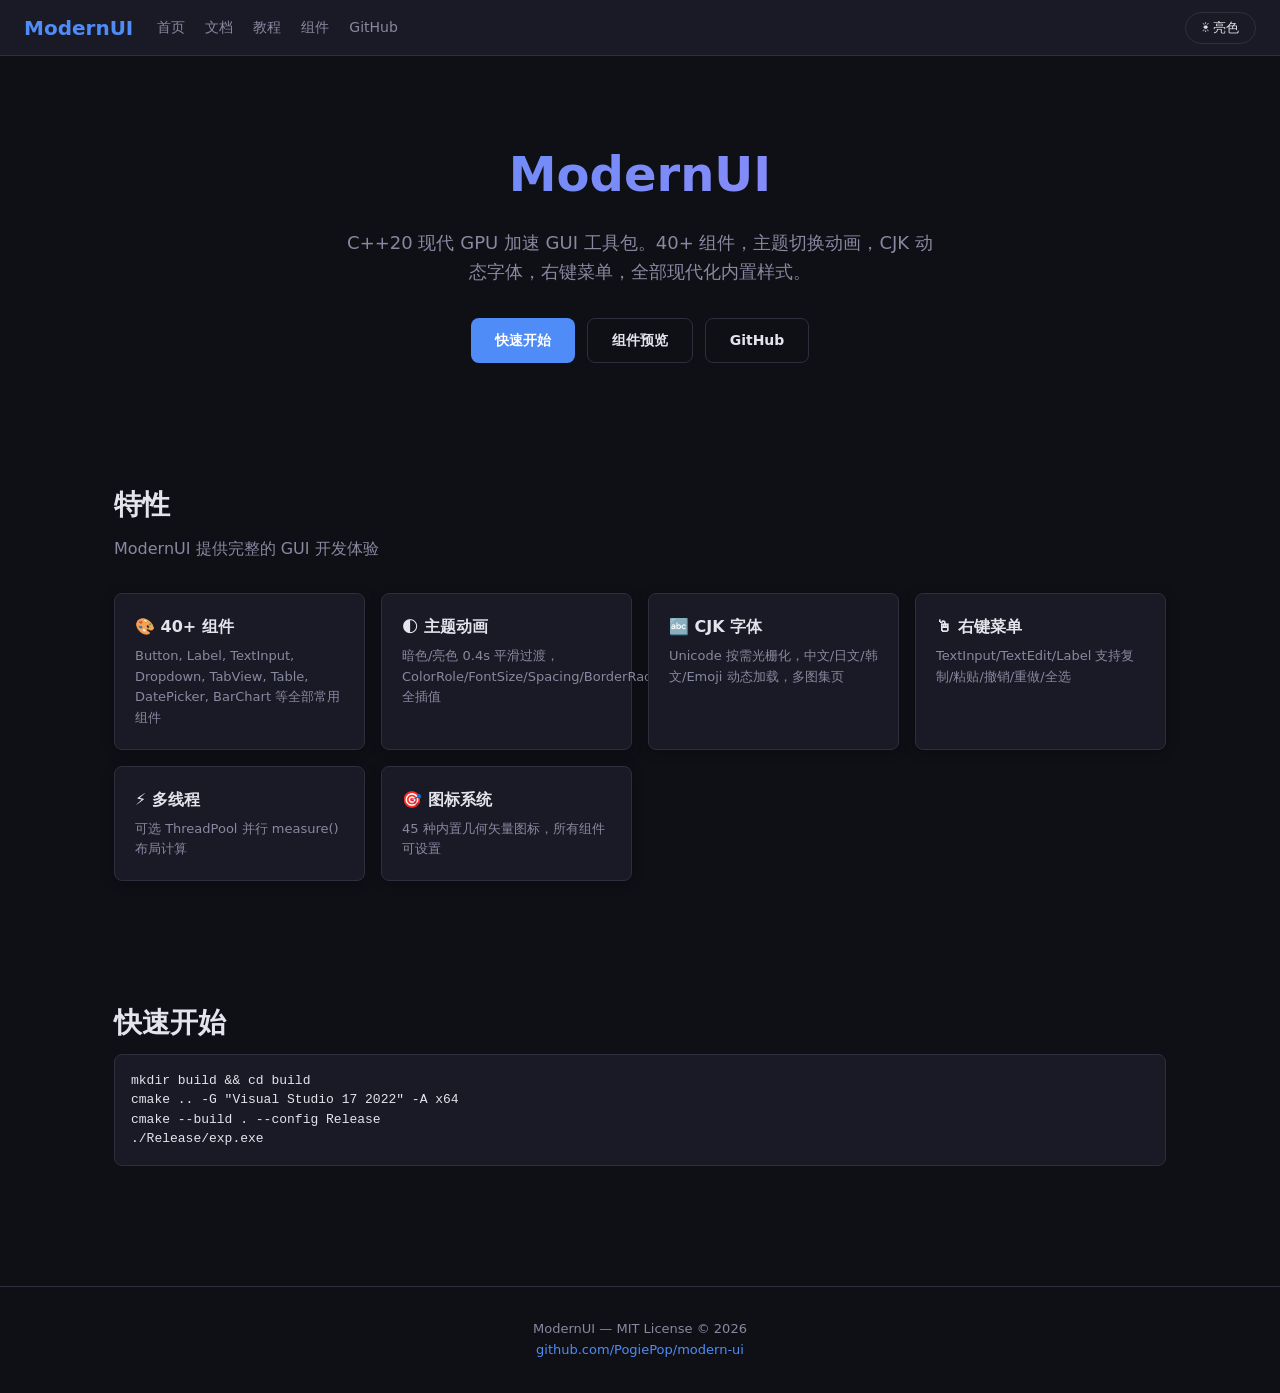
<file: docs/index.html>
<!DOCTYPE html>
<html lang="zh-CN">
<head>
<meta charset="UTF-8">
<meta name="viewport" content="width=device-width, initial-scale=1.0">
<title>ModernUI — C++20 GPU GUI Toolkit</title>
<style>
:root {
    --bg: #0F0F16; --surface: #1A1A26; --border: #2E2E3E;
    --text: #E4E4EC; --text2: #8888A0; --primary: #4F8CF7; --accent: #A78BFA;
    --success: #34D399; --danger: #F87171; --warning: #FBBF24;
    --radius: 8px; --shadow: 0 2px 12px rgba(0,0,0,0.3);
    --transition: 0.4s cubic-bezier(0.4,0,0.2,1);
}
[data-theme="light"] {
    --bg: #F8FAFC; --surface: #FFFFFF; --border: #CBD5E1;
    --text: #0F172A; --text2: #475569; --primary: #3B82F6; --accent: #8B5CF6;
    --success: #10B981; --danger: #EF4444; --warning: #F59E0B;
    --shadow: 0 2px 12px rgba(0,0,0,0.1);
}
* { margin:0; padding:0; box-sizing:border-box; transition: background var(--transition), color var(--transition), border var(--transition), box-shadow var(--transition); }
body { font-family: 'Segoe UI', system-ui, sans-serif; background: var(--bg); color: var(--text); line-height: 1.6; }
a { color: var(--primary); text-decoration: none; }
a:hover { text-decoration: underline; }

nav { background: var(--surface); border-bottom: 1px solid var(--border); padding: 0 24px; display: flex; align-items: center; height: 56px; gap: 24px; position: sticky; top: 0; z-index: 100; }
nav .logo { font-size: 20px; font-weight: 700; color: var(--primary); }
nav .links { display: flex; gap: 20px; flex: 1; }
nav .links a { color: var(--text2); font-size: 14px; font-weight: 500; }
nav .links a:hover { color: var(--text); text-decoration: none; }
nav .theme-btn { background: var(--surface); border: 1px solid var(--border); color: var(--text); padding: 6px 16px; border-radius: 20px; cursor: pointer; font-size: 13px; }
nav .theme-btn:hover { border-color: var(--primary); color: var(--primary); }

.hero { text-align: center; padding: 80px 24px 60px; }
.hero h1 { font-size: 48px; font-weight: 800; background: linear-gradient(135deg, var(--primary), var(--accent)); -webkit-background-clip: text; -webkit-text-fill-color: transparent; }
.hero p { font-size: 18px; color: var(--text2); max-width: 600px; margin: 16px auto 32px; }
.hero .btns { display: flex; gap: 12px; justify-content: center; }
.btn { display: inline-flex; align-items: center; gap: 6px; padding: 10px 24px; border-radius: var(--radius); font-size: 14px; font-weight: 600; cursor: pointer; border: none; text-decoration: none; }
.btn-primary { background: var(--primary); color: #fff; }
.btn-primary:hover { filter: brightness(1.1); text-decoration: none; }
.btn-outline { background: transparent; border: 1px solid var(--border); color: var(--text); }
.btn-outline:hover { border-color: var(--primary); color: var(--primary); text-decoration: none; }

.section { max-width: 1100px; margin: 0 auto; padding: 60px 24px; }
.section h2 { font-size: 28px; margin-bottom: 8px; }
.section .subtitle { color: var(--text2); margin-bottom: 32px; }
.grid { display: grid; gap: 16px; }
.grid-2 { grid-template-columns: repeat(auto-fit, minmax(300px, 1fr)); }
.grid-3 { grid-template-columns: repeat(auto-fit, minmax(200px, 1fr)); }
.card { background: var(--surface); border: 1px solid var(--border); border-radius: var(--radius); padding: 20px; box-shadow: var(--shadow); }
.card h3 { font-size: 16px; margin-bottom: 6px; }
.card p { font-size: 13px; color: var(--text2); }
.tag { display: inline-block; padding: 2px 8px; border-radius: 4px; font-size: 11px; font-weight: 600; margin-right: 4px; }
.tag-pri { background: var(--primary); color: #fff; }
.tag-suc { background: var(--success); color: #fff; }
.tag-war { background: var(--warning); color: #000; }
.tag-dan { background: var(--danger); color: #fff; }

code { background: var(--surface); border: 1px solid var(--border); border-radius: 4px; padding: 2px 6px; font-size: 13px; }
pre { background: var(--surface); border: 1px solid var(--border); border-radius: var(--radius); padding: 16px; overflow-x: auto; font-size: 13px; line-height: 1.5; }
pre code { background: none; border: none; padding: 0; }

footer { border-top: 1px solid var(--border); padding: 32px 24px; text-align: center; color: var(--text2); font-size: 13px; margin-top: 60px; }
</style>
</head>
<body>

<nav>
    <div class="logo">ModernUI</div>
    <div class="links">
        <a href="index.html">首页</a>
        <a href="docs.html">文档</a>
        <a href="tutorial.html">教程</a>
        <a href="components.html">组件</a>
        <a href="https://github.com/PogiePop/modern-ui">GitHub</a>
    </div>
    <button class="theme-btn" onclick="toggleTheme()" id="themeBtn">☀ 亮色</button>
</nav>

<section class="hero">
    <h1>ModernUI</h1>
    <p>C++20 现代 GPU 加速 GUI 工具包。40+ 组件，主题切换动画，CJK 动态字体，右键菜单，全部现代化内置样式。</p>
    <div class="btns">
        <a href="tutorial.html" class="btn btn-primary">快速开始</a>
        <a href="components.html" class="btn btn-outline">组件预览</a>
        <a href="https://github.com/PogiePop/modern-ui" class="btn btn-outline">GitHub</a>
    </div>
</section>

<section class="section">
    <h2>特性</h2>
    <p class="subtitle">ModernUI 提供完整的 GUI 开发体验</p>
    <div class="grid grid-3">
        <div class="card"><h3>🎨 40+ 组件</h3><p>Button, Label, TextInput, Dropdown, TabView, Table, DatePicker, BarChart 等全部常用组件</p></div>
        <div class="card"><h3>🌓 主题动画</h3><p>暗色/亮色 0.4s 平滑过渡，ColorRole/FontSize/Spacing/BorderRadius 全插值</p></div>
        <div class="card"><h3>🔤 CJK 字体</h3><p>Unicode 按需光栅化，中文/日文/韩文/Emoji 动态加载，多图集页</p></div>
        <div class="card"><h3>🖱 右键菜单</h3><p>TextInput/TextEdit/Label 支持复制/粘贴/撤销/重做/全选</p></div>
        <div class="card"><h3>⚡ 多线程</h3><p>可选 ThreadPool 并行 measure() 布局计算</p></div>
        <div class="card"><h3>🎯 图标系统</h3><p>45 种内置几何矢量图标，所有组件可设置</p></div>
    </div>
</section>

<section class="section">
    <h2>快速开始</h2>
    <pre><code>mkdir build && cd build
cmake .. -G "Visual Studio 17 2022" -A x64
cmake --build . --config Release
./Release/exp.exe</code></pre>
</section>

<footer>
    <p>ModernUI — MIT License &copy; 2026</p>
    <p><a href="https://github.com/PogiePop/modern-ui">github.com/PogiePop/modern-ui</a></p>
</footer>

<script>
function toggleTheme() {
    const html = document.documentElement;
    const isDark = html.getAttribute('data-theme') !== 'light';
    html.setAttribute('data-theme', isDark ? 'light' : '');
    document.getElementById('themeBtn').textContent = isDark ? '☾ 暗色' : '☀ 亮色';
    localStorage.setItem('theme', isDark ? 'light' : 'dark');
}
(function() {
    if (localStorage.getItem('theme') === 'light') {
        document.documentElement.setAttribute('data-theme', 'light');
        document.getElementById('themeBtn').textContent = '☾ 暗色';
    }
})();
</script>
</body>
</html>
</file>
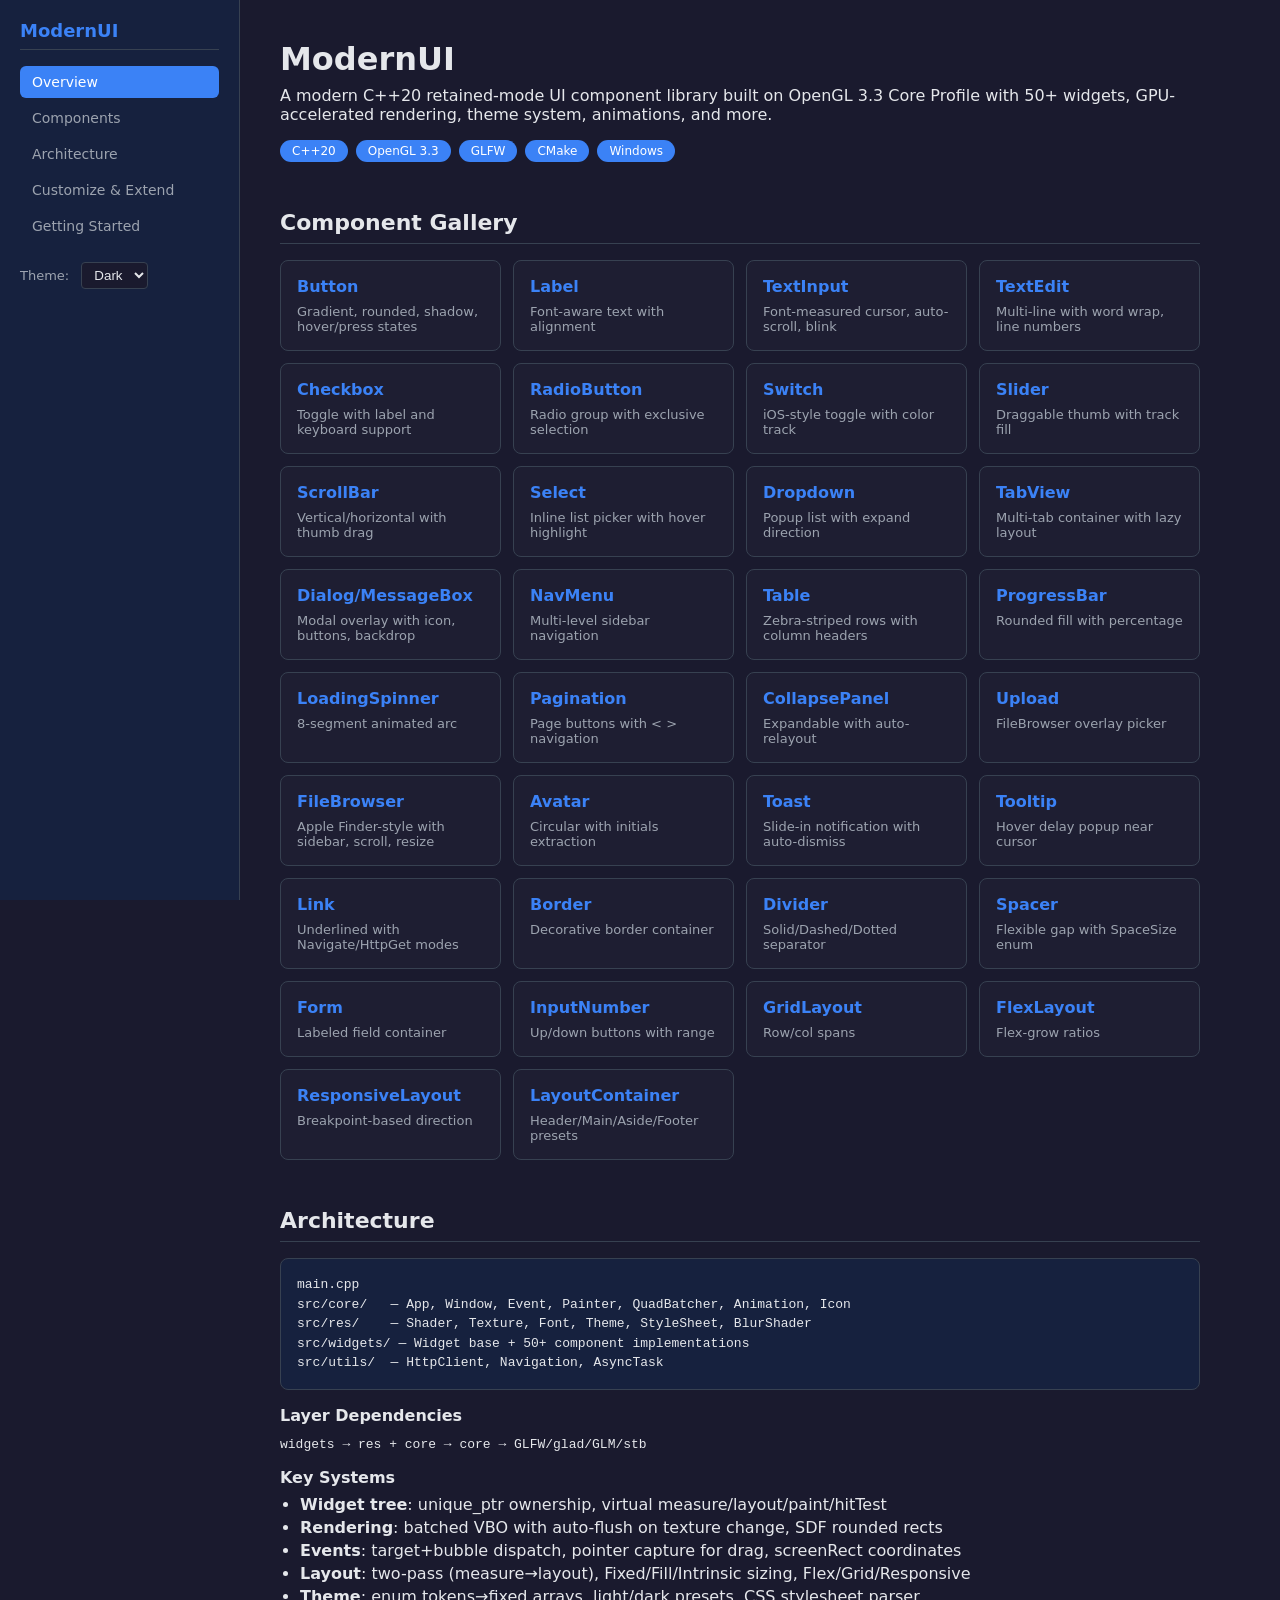
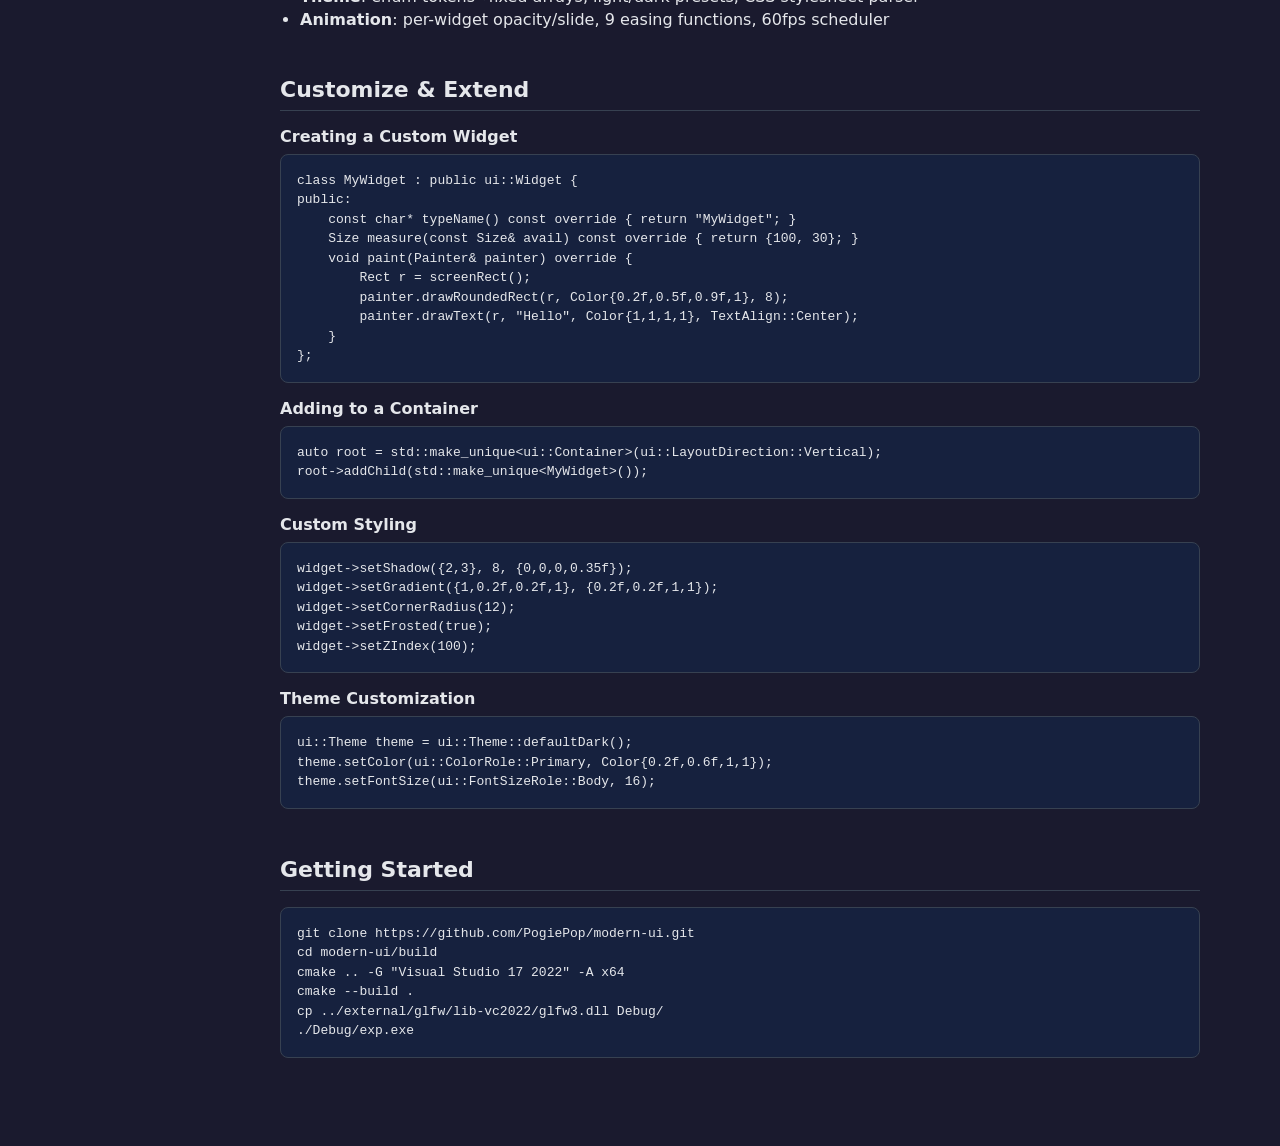
<file: site/index.html>
<!DOCTYPE html>
<html lang="en" data-theme="dark">
<head>
<meta charset="UTF-8"><meta name="viewport" content="width=device-width,initial-scale=1.0">
<title>ModernUI - C++20 UI Component Library</title>
<link rel="stylesheet" href="css/style.css">
</head>
<body>
<nav id="sidebar">
  <h2>ModernUI</h2>
  <a href="#overview" class="active">Overview</a>
  <a href="#components">Components</a>
  <a href="#architecture">Architecture</a>
  <a href="#customize">Customize & Extend</a>
  <a href="#getting-started">Getting Started</a>
  <label class="theme-toggle">Theme: <select id="themeSelect"><option value="dark">Dark</option><option value="light">Light</option></select></label>
</nav>
<main>
<section id="overview">
<h1>ModernUI</h1>
<p>A modern C++20 retained-mode UI component library built on OpenGL 3.3 Core Profile with 50+ widgets, GPU-accelerated rendering, theme system, animations, and more.</p>
<div class="badges"><span>C++20</span><span>OpenGL 3.3</span><span>GLFW</span><span>CMake</span><span>Windows</span></div>
</section>
<section id="components">
<h2>Component Gallery</h2>
<div class="comp-grid">
<div class="card"><h3>Button</h3><p>Gradient, rounded, shadow, hover/press states</p></div>
<div class="card"><h3>Label</h3><p>Font-aware text with alignment</p></div>
<div class="card"><h3>TextInput</h3><p>Font-measured cursor, auto-scroll, blink</p></div>
<div class="card"><h3>TextEdit</h3><p>Multi-line with word wrap, line numbers</p></div>
<div class="card"><h3>Checkbox</h3><p>Toggle with label and keyboard support</p></div>
<div class="card"><h3>RadioButton</h3><p>Radio group with exclusive selection</p></div>
<div class="card"><h3>Switch</h3><p>iOS-style toggle with color track</p></div>
<div class="card"><h3>Slider</h3><p>Draggable thumb with track fill</p></div>
<div class="card"><h3>ScrollBar</h3><p>Vertical/horizontal with thumb drag</p></div>
<div class="card"><h3>Select</h3><p>Inline list picker with hover highlight</p></div>
<div class="card"><h3>Dropdown</h3><p>Popup list with expand direction</p></div>
<div class="card"><h3>TabView</h3><p>Multi-tab container with lazy layout</p></div>
<div class="card"><h3>Dialog/MessageBox</h3><p>Modal overlay with icon, buttons, backdrop</p></div>
<div class="card"><h3>NavMenu</h3><p>Multi-level sidebar navigation</p></div>
<div class="card"><h3>Table</h3><p>Zebra-striped rows with column headers</p></div>
<div class="card"><h3>ProgressBar</h3><p>Rounded fill with percentage</p></div>
<div class="card"><h3>LoadingSpinner</h3><p>8-segment animated arc</p></div>
<div class="card"><h3>Pagination</h3><p>Page buttons with &lt; &gt; navigation</p></div>
<div class="card"><h3>CollapsePanel</h3><p>Expandable with auto-relayout</p></div>
<div class="card"><h3>Upload</h3><p>FileBrowser overlay picker</p></div>
<div class="card"><h3>FileBrowser</h3><p>Apple Finder-style with sidebar, scroll, resize</p></div>
<div class="card"><h3>Avatar</h3><p>Circular with initials extraction</p></div>
<div class="card"><h3>Toast</h3><p>Slide-in notification with auto-dismiss</p></div>
<div class="card"><h3>Tooltip</h3><p>Hover delay popup near cursor</p></div>
<div class="card"><h3>Link</h3><p>Underlined with Navigate/HttpGet modes</p></div>
<div class="card"><h3>Border</h3><p>Decorative border container</p></div>
<div class="card"><h3>Divider</h3><p>Solid/Dashed/Dotted separator</p></div>
<div class="card"><h3>Spacer</h3><p>Flexible gap with SpaceSize enum</p></div>
<div class="card"><h3>Form</h3><p>Labeled field container</p></div>
<div class="card"><h3>InputNumber</h3><p>Up/down buttons with range</p></div>
<div class="card"><h3>GridLayout</h3><p>Row/col spans</p></div>
<div class="card"><h3>FlexLayout</h3><p>Flex-grow ratios</p></div>
<div class="card"><h3>ResponsiveLayout</h3><p>Breakpoint-based direction</p></div>
<div class="card"><h3>LayoutContainer</h3><p>Header/Main/Aside/Footer presets</p></div>
</div>
</section>
<section id="architecture">
<h2>Architecture</h2>
<pre><code>main.cpp
src/core/   — App, Window, Event, Painter, QuadBatcher, Animation, Icon
src/res/    — Shader, Texture, Font, Theme, StyleSheet, BlurShader
src/widgets/ — Widget base + 50+ component implementations
src/utils/  — HttpClient, Navigation, AsyncTask</code></pre>
<h3>Layer Dependencies</h3>
<p><code>widgets → res + core → core → GLFW/glad/GLM/stb</code></p>
<h3>Key Systems</h3>
<ul>
<li><b>Widget tree</b>: unique_ptr ownership, virtual measure/layout/paint/hitTest</li>
<li><b>Rendering</b>: batched VBO with auto-flush on texture change, SDF rounded rects</li>
<li><b>Events</b>: target+bubble dispatch, pointer capture for drag, screenRect coordinates</li>
<li><b>Layout</b>: two-pass (measure→layout), Fixed/Fill/Intrinsic sizing, Flex/Grid/Responsive</li>
<li><b>Theme</b>: enum tokens→fixed arrays, light/dark presets, CSS stylesheet parser</li>
<li><b>Animation</b>: per-widget opacity/slide, 9 easing functions, 60fps scheduler</li>
</ul>
</section>
<section id="customize">
<h2>Customize & Extend</h2>
<h3>Creating a Custom Widget</h3>
<pre><code>class MyWidget : public ui::Widget {
public:
    const char* typeName() const override { return "MyWidget"; }
    Size measure(const Size& avail) const override { return {100, 30}; }
    void paint(Painter& painter) override {
        Rect r = screenRect();
        painter.drawRoundedRect(r, Color{0.2f,0.5f,0.9f,1}, 8);
        painter.drawText(r, "Hello", Color{1,1,1,1}, TextAlign::Center);
    }
};</code></pre>
<h3>Adding to a Container</h3>
<pre><code>auto root = std::make_unique&lt;ui::Container&gt;(ui::LayoutDirection::Vertical);
root->addChild(std::make_unique&lt;MyWidget&gt;());</code></pre>
<h3>Custom Styling</h3>
<pre><code>widget->setShadow({2,3}, 8, {0,0,0,0.35f});
widget->setGradient({1,0.2f,0.2f,1}, {0.2f,0.2f,1,1});
widget->setCornerRadius(12);
widget->setFrosted(true);
widget->setZIndex(100);</code></pre>
<h3>Theme Customization</h3>
<pre><code>ui::Theme theme = ui::Theme::defaultDark();
theme.setColor(ui::ColorRole::Primary, Color{0.2f,0.6f,1,1});
theme.setFontSize(ui::FontSizeRole::Body, 16);</code></pre>
</section>
<section id="getting-started">
<h2>Getting Started</h2>
<pre><code>git clone https://github.com/PogiePop/modern-ui.git
cd modern-ui/build
cmake .. -G "Visual Studio 17 2022" -A x64
cmake --build .
cp ../external/glfw/lib-vc2022/glfw3.dll Debug/
./Debug/exp.exe</code></pre>
</section>
</main>
<script src="js/theme.js"></script>
</body>
</html>
</file>
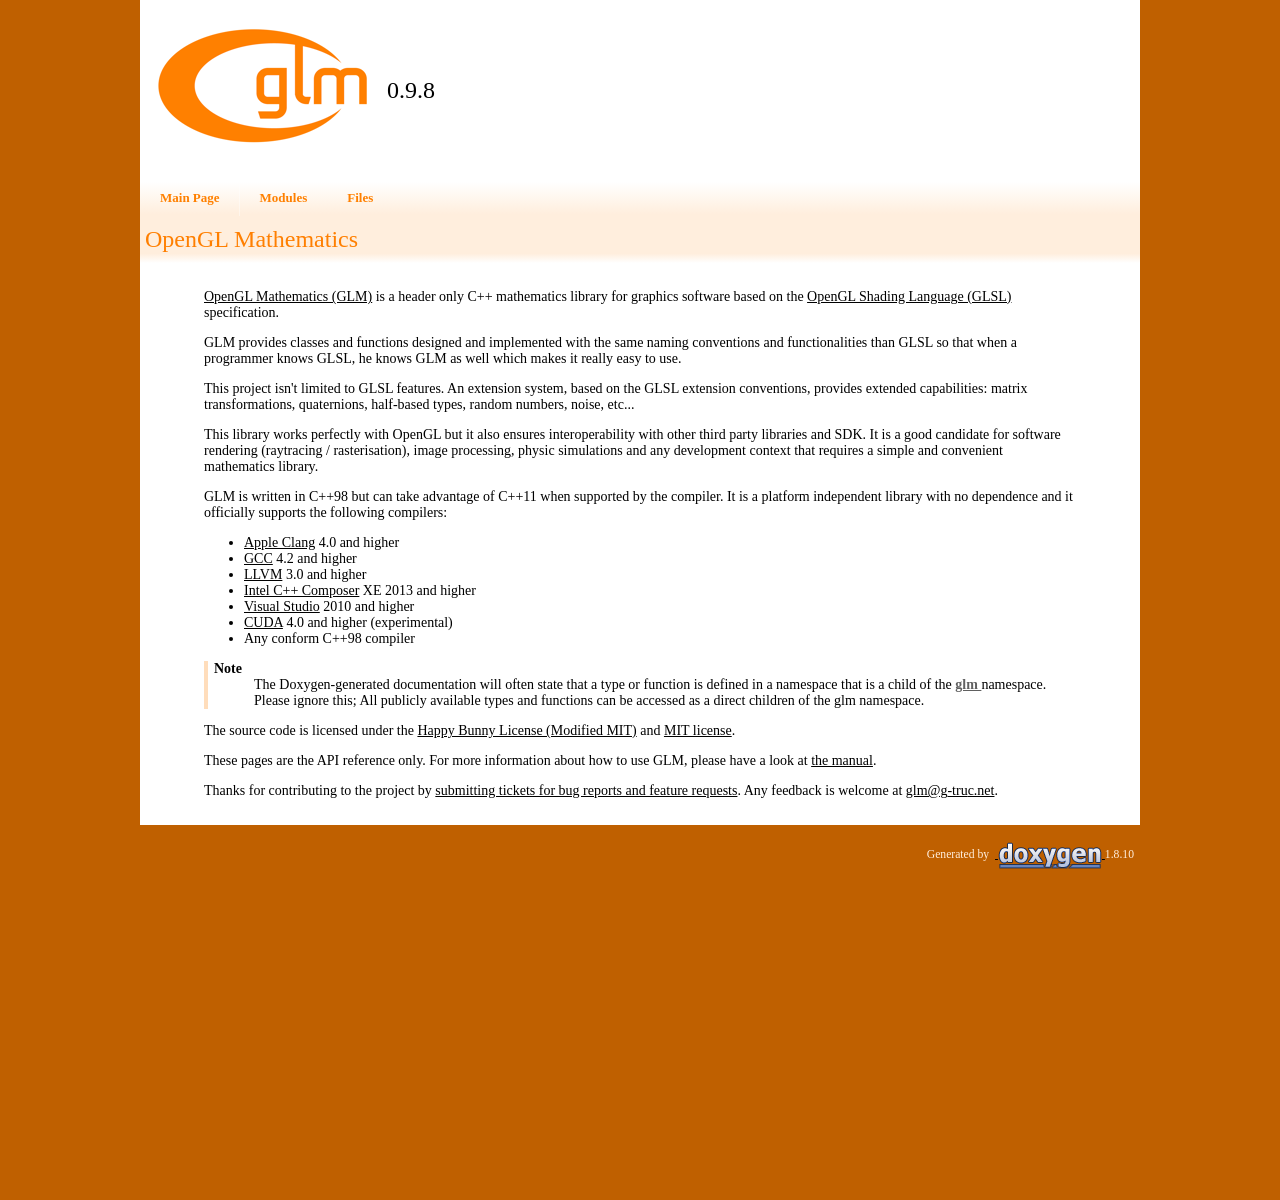
<file: external/glm-0.9.8.5/glm/doc/api/index.html>
<!DOCTYPE html PUBLIC "-//W3C//DTD XHTML 1.0 Transitional//EN" "http://www.w3.org/TR/xhtml1/DTD/xhtml1-transitional.dtd">
<html xmlns="http://www.w3.org/1999/xhtml">
<head>
<meta http-equiv="Content-Type" content="text/xhtml;charset=UTF-8"/>
<meta http-equiv="X-UA-Compatible" content="IE=9"/>
<meta name="generator" content="Doxygen 1.8.10"/>
<title>0.9.8: OpenGL Mathematics</title>
<link href="tabs.css" rel="stylesheet" type="text/css"/>
<script type="text/javascript" src="jquery.js"></script>
<script type="text/javascript" src="dynsections.js"></script>
<link href="doxygen.css" rel="stylesheet" type="text/css" />
</head>
<body>
<div id="top"><!-- do not remove this div, it is closed by doxygen! -->
<div id="titlearea">
<table cellspacing="0" cellpadding="0">
 <tbody>
 <tr style="height: 56px;">
  <td id="projectlogo"><img alt="Logo" src="logo.png"/></td>
  <td id="projectalign" style="padding-left: 0.5em;">
   <div id="projectname">0.9.8
   </div>
  </td>
 </tr>
 </tbody>
</table>
</div>
<!-- end header part -->
<!-- Generated by Doxygen 1.8.10 -->
  <div id="navrow1" class="tabs">
    <ul class="tablist">
      <li class="current"><a href="index.html"><span>Main&#160;Page</span></a></li>
      <li><a href="modules.html"><span>Modules</span></a></li>
      <li><a href="files.html"><span>Files</span></a></li>
    </ul>
  </div>
</div><!-- top -->
<div class="header">
  <div class="headertitle">
<div class="title">OpenGL Mathematics </div>  </div>
</div><!--header-->
<div class="contents">
<div class="textblock"><p><a href="http://glm.g-truc.net">OpenGL Mathematics (GLM)</a> is a header only C++ mathematics library for graphics software based on the <a href="https://www.opengl.org/documentation/glsl/">OpenGL Shading Language (GLSL)</a> specification.</p>
<p>GLM provides classes and functions designed and implemented with the same naming conventions and functionalities than GLSL so that when a programmer knows GLSL, he knows GLM as well which makes it really easy to use.</p>
<p>This project isn't limited to GLSL features. An extension system, based on the GLSL extension conventions, provides extended capabilities: matrix transformations, quaternions, half-based types, random numbers, noise, etc...</p>
<p>This library works perfectly with OpenGL but it also ensures interoperability with other third party libraries and SDK. It is a good candidate for software rendering (raytracing / rasterisation), image processing, physic simulations and any development context that requires a simple and convenient mathematics library.</p>
<p>GLM is written in C++98 but can take advantage of C++11 when supported by the compiler. It is a platform independent library with no dependence and it officially supports the following compilers:</p><ul>
<li><a href="https://developer.apple.com/Library/mac/documentation/CompilerTools/Conceptual/LLVMCompilerOverview/index.html">Apple Clang</a> 4.0 and higher</li>
<li><a href="https://gcc.gnu.org/">GCC</a> 4.2 and higher</li>
<li><a href="http://llvm.org/">LLVM</a> 3.0 and higher</li>
<li><a href="https://software.intel.com/en-us/intel-compilers">Intel C++ Composer</a> XE 2013 and higher</li>
<li><a href="http://www.visualstudio.com/">Visual Studio</a> 2010 and higher</li>
<li><a href="https://developer.nvidia.com/about-cuda">CUDA</a> 4.0 and higher (experimental)</li>
<li>Any conform C++98 compiler</li>
</ul>
<dl class="section note"><dt>Note</dt><dd>The Doxygen-generated documentation will often state that a type or function is defined in a namespace that is a child of the <a class="el" href="">glm </a> namespace. Please ignore this; All publicly available types and functions can be accessed as a direct children of the glm namespace.</dd></dl>
<p>The source code is licensed under the <a href="http://glm.g-truc.net/copying.txt">Happy Bunny License (Modified MIT)</a> and <a href="http://glm.g-truc.net/copying.txt">MIT license</a>.</p>
<p>These pages are the API reference only. For more information about how to use GLM, please have a look at <a href="http://glm.g-truc.net/glm.pdf">the manual</a>.</p>
<p>Thanks for contributing to the project by <a href="https://github.com/g-truc/glm/issues">submitting tickets for bug reports and feature requests</a>. Any feedback is welcome at <a href="#" onclick="location.href='mai'+'lto:'+'glm'+'@g'+'-tr'+'uc'+'.ne'+'t'; return false;">glm@g<span style="display: none;">.nosp@m.</span>-tru<span style="display: none;">.nosp@m.</span>c.net</a>. </p>
</div></div><!-- contents -->
<!-- start footer part -->
<hr class="footer"/><address class="footer"><small>
Generated by &#160;<a href="http://www.doxygen.org/index.html">
<img class="footer" src="doxygen.png" alt="doxygen"/>
</a> 1.8.10
</small></address>
</body>
</html>
</file>
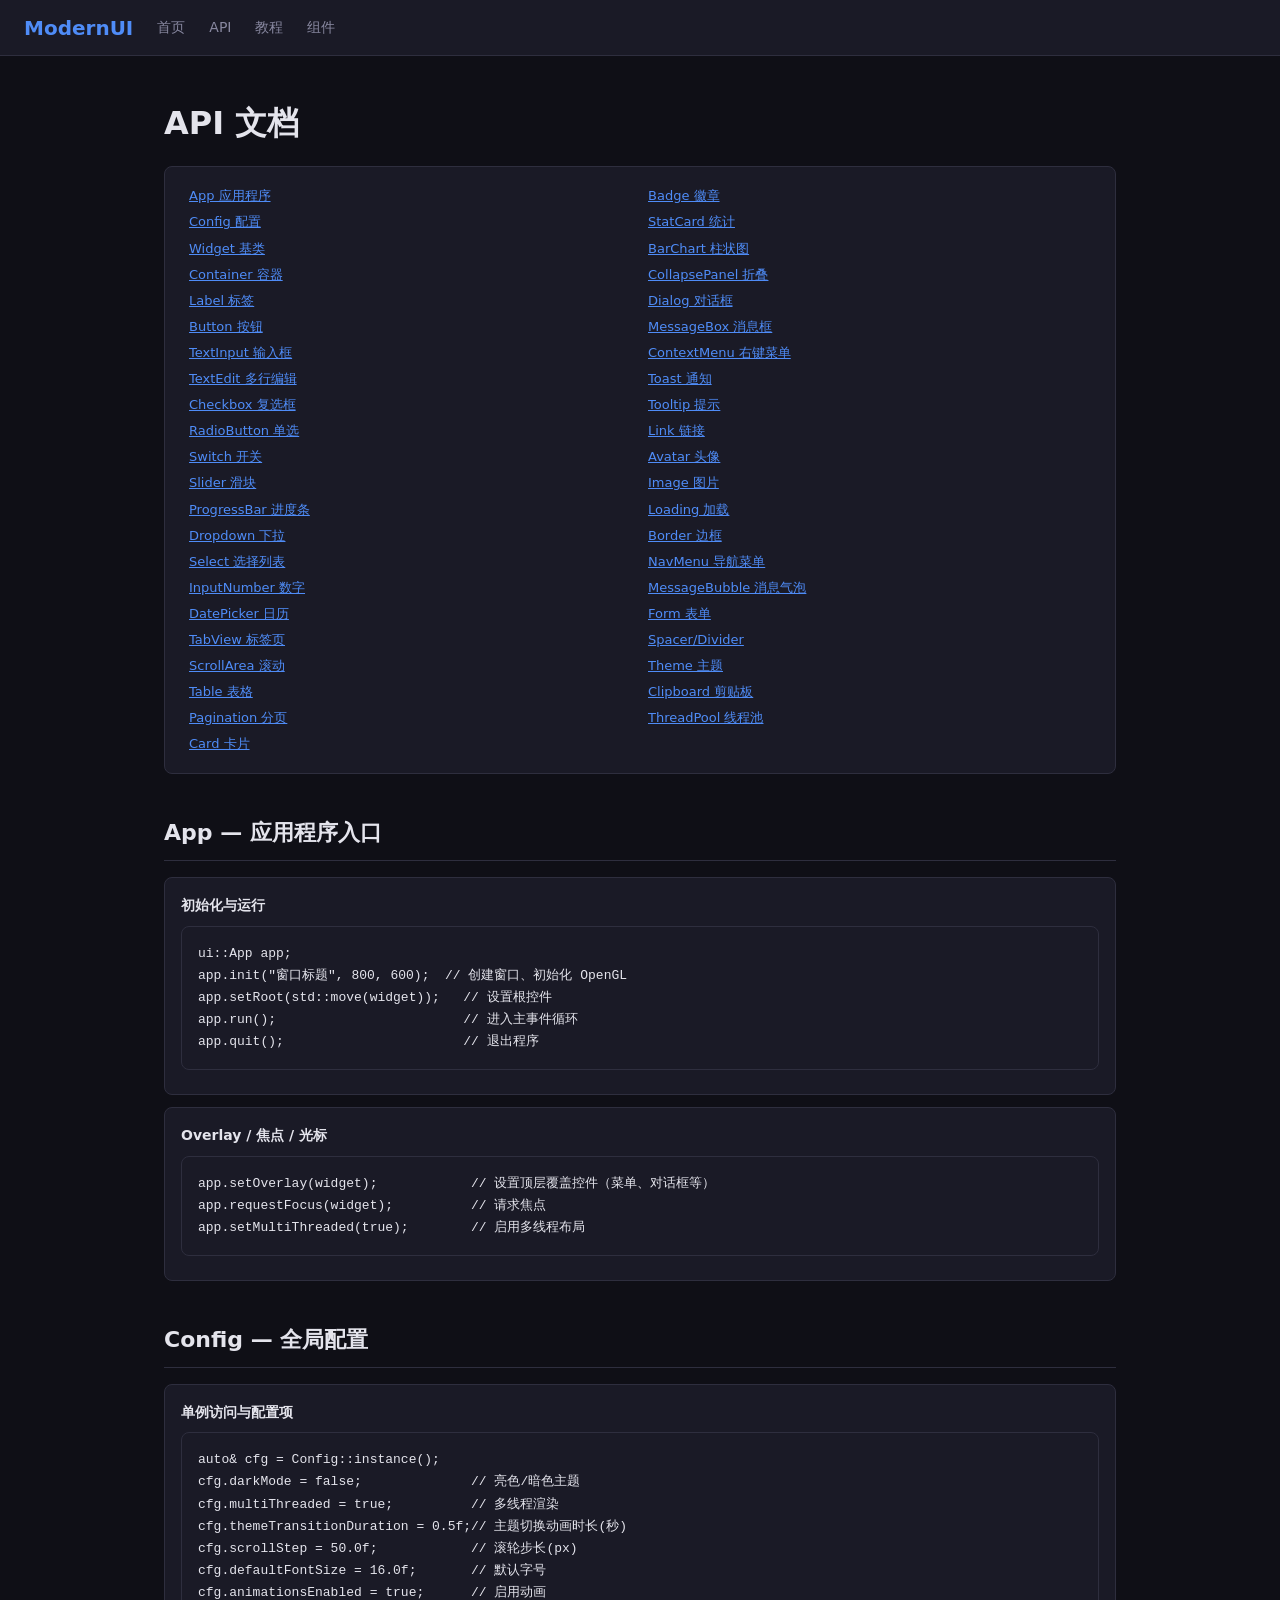
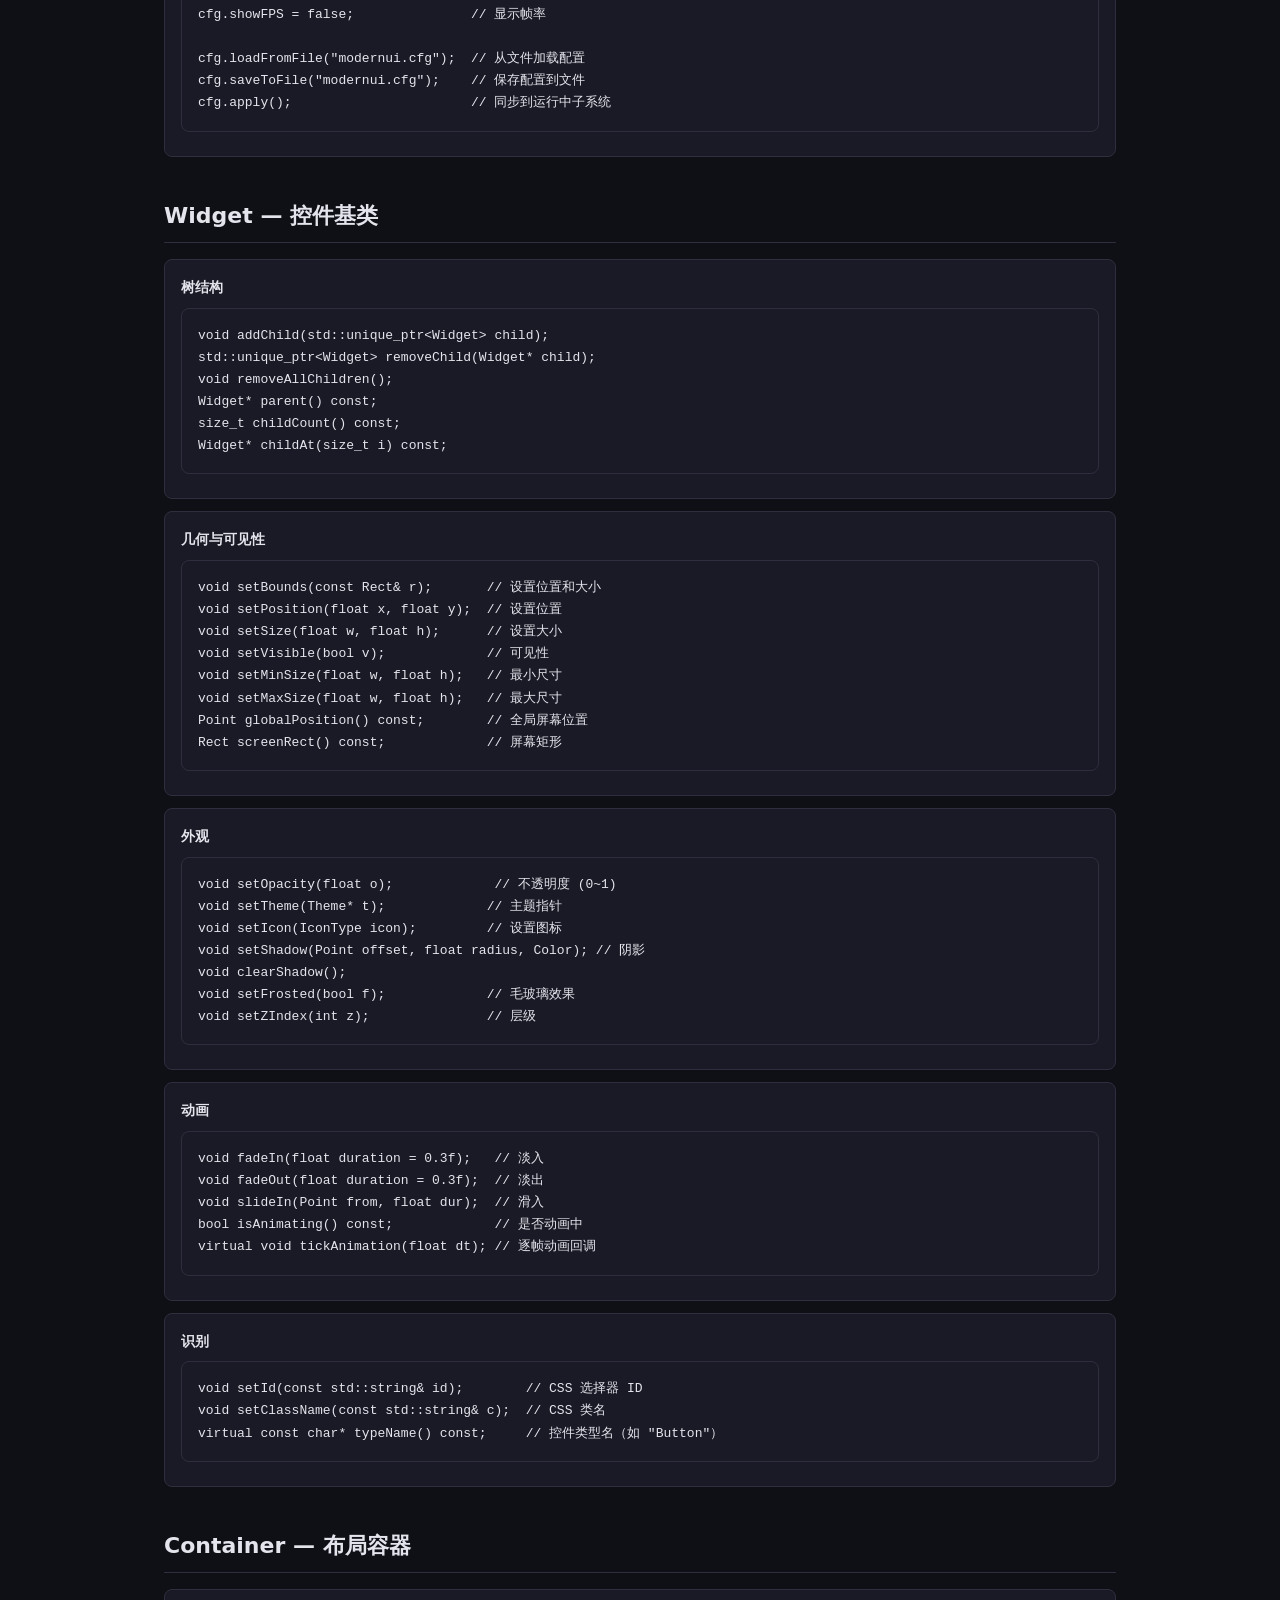
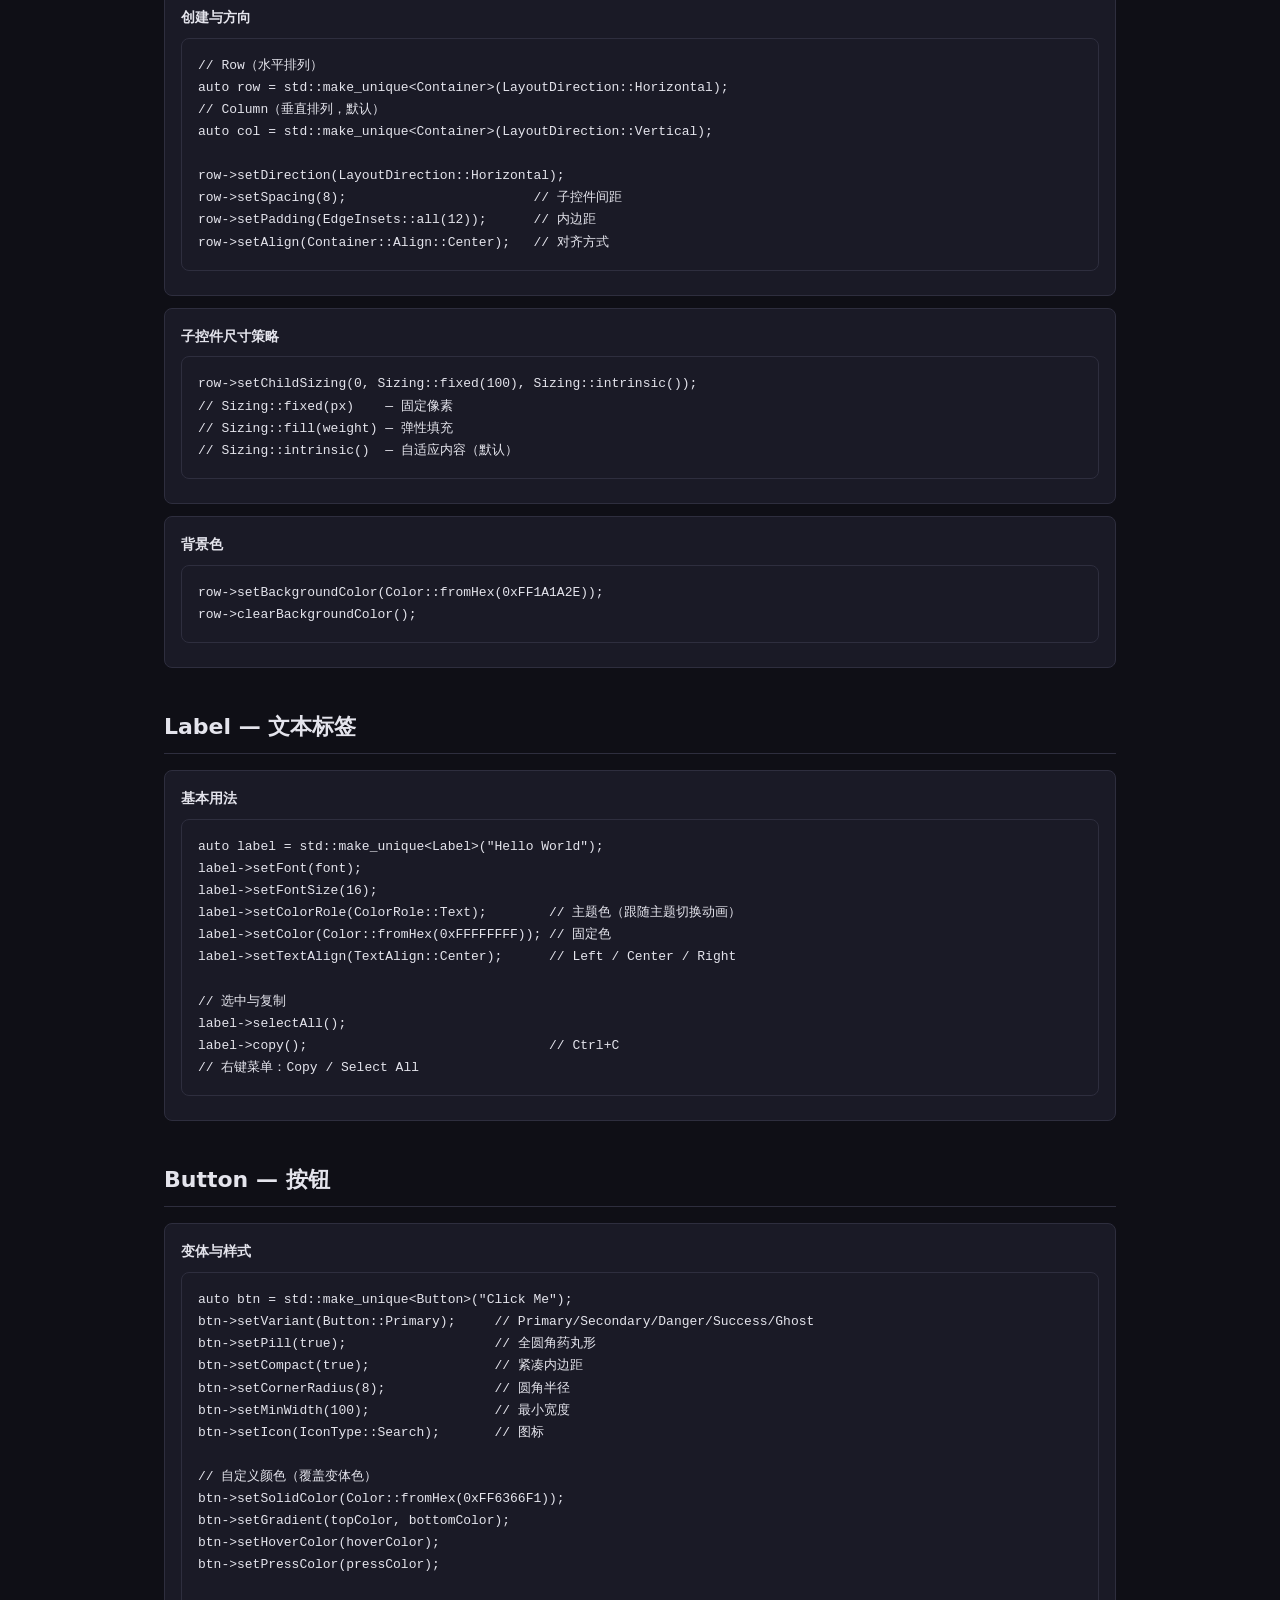
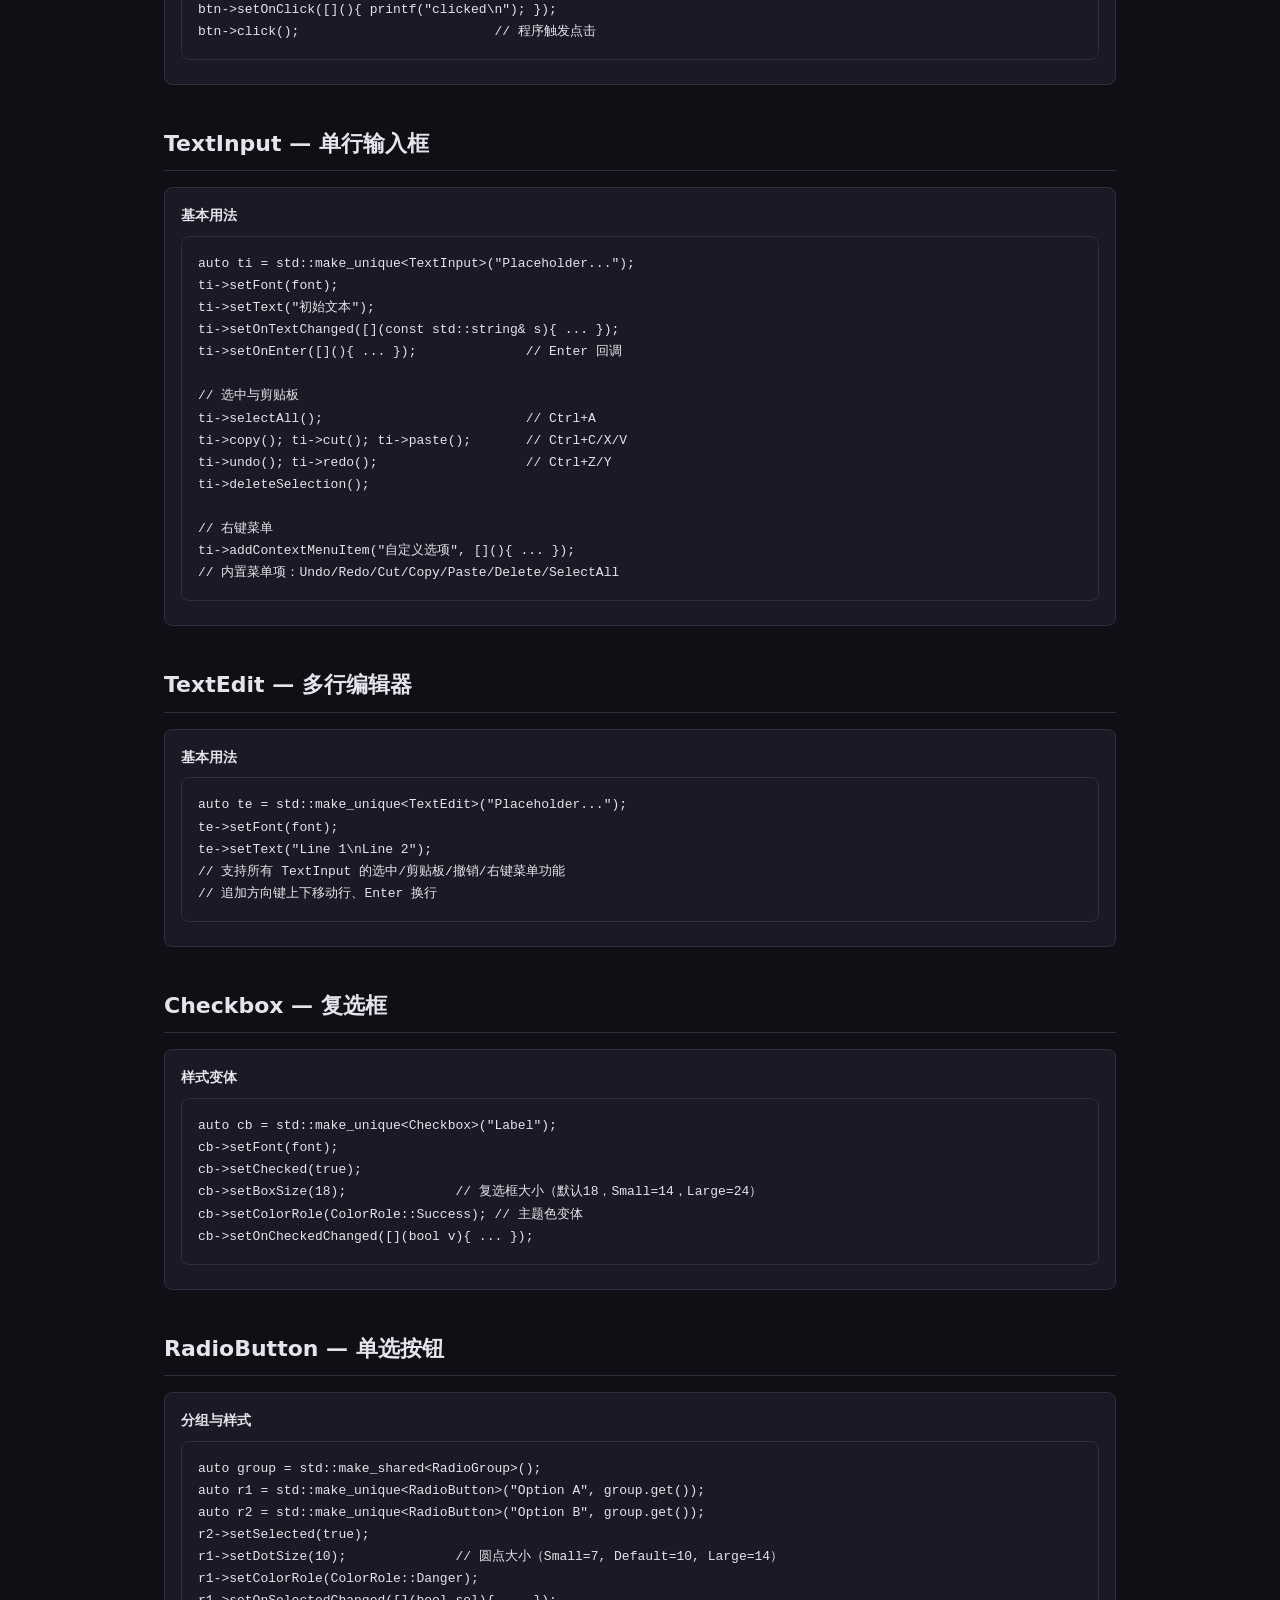
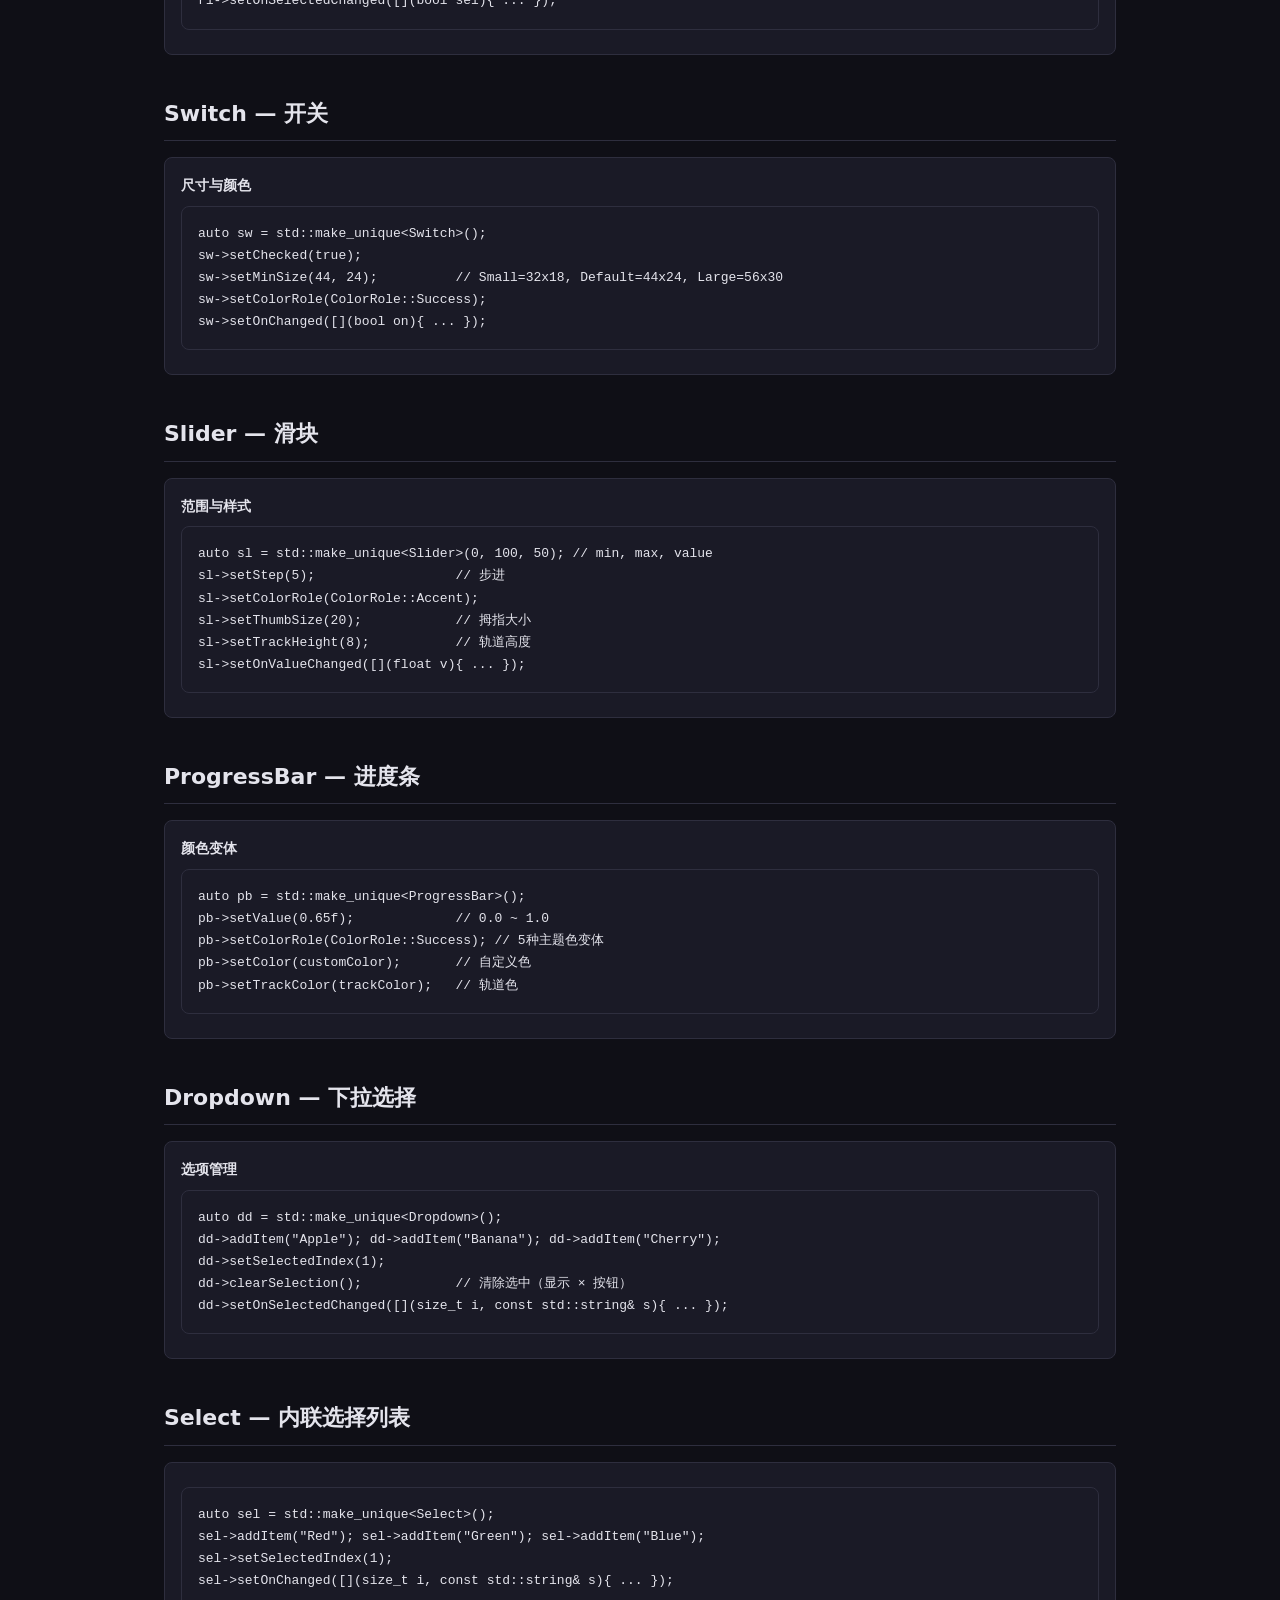
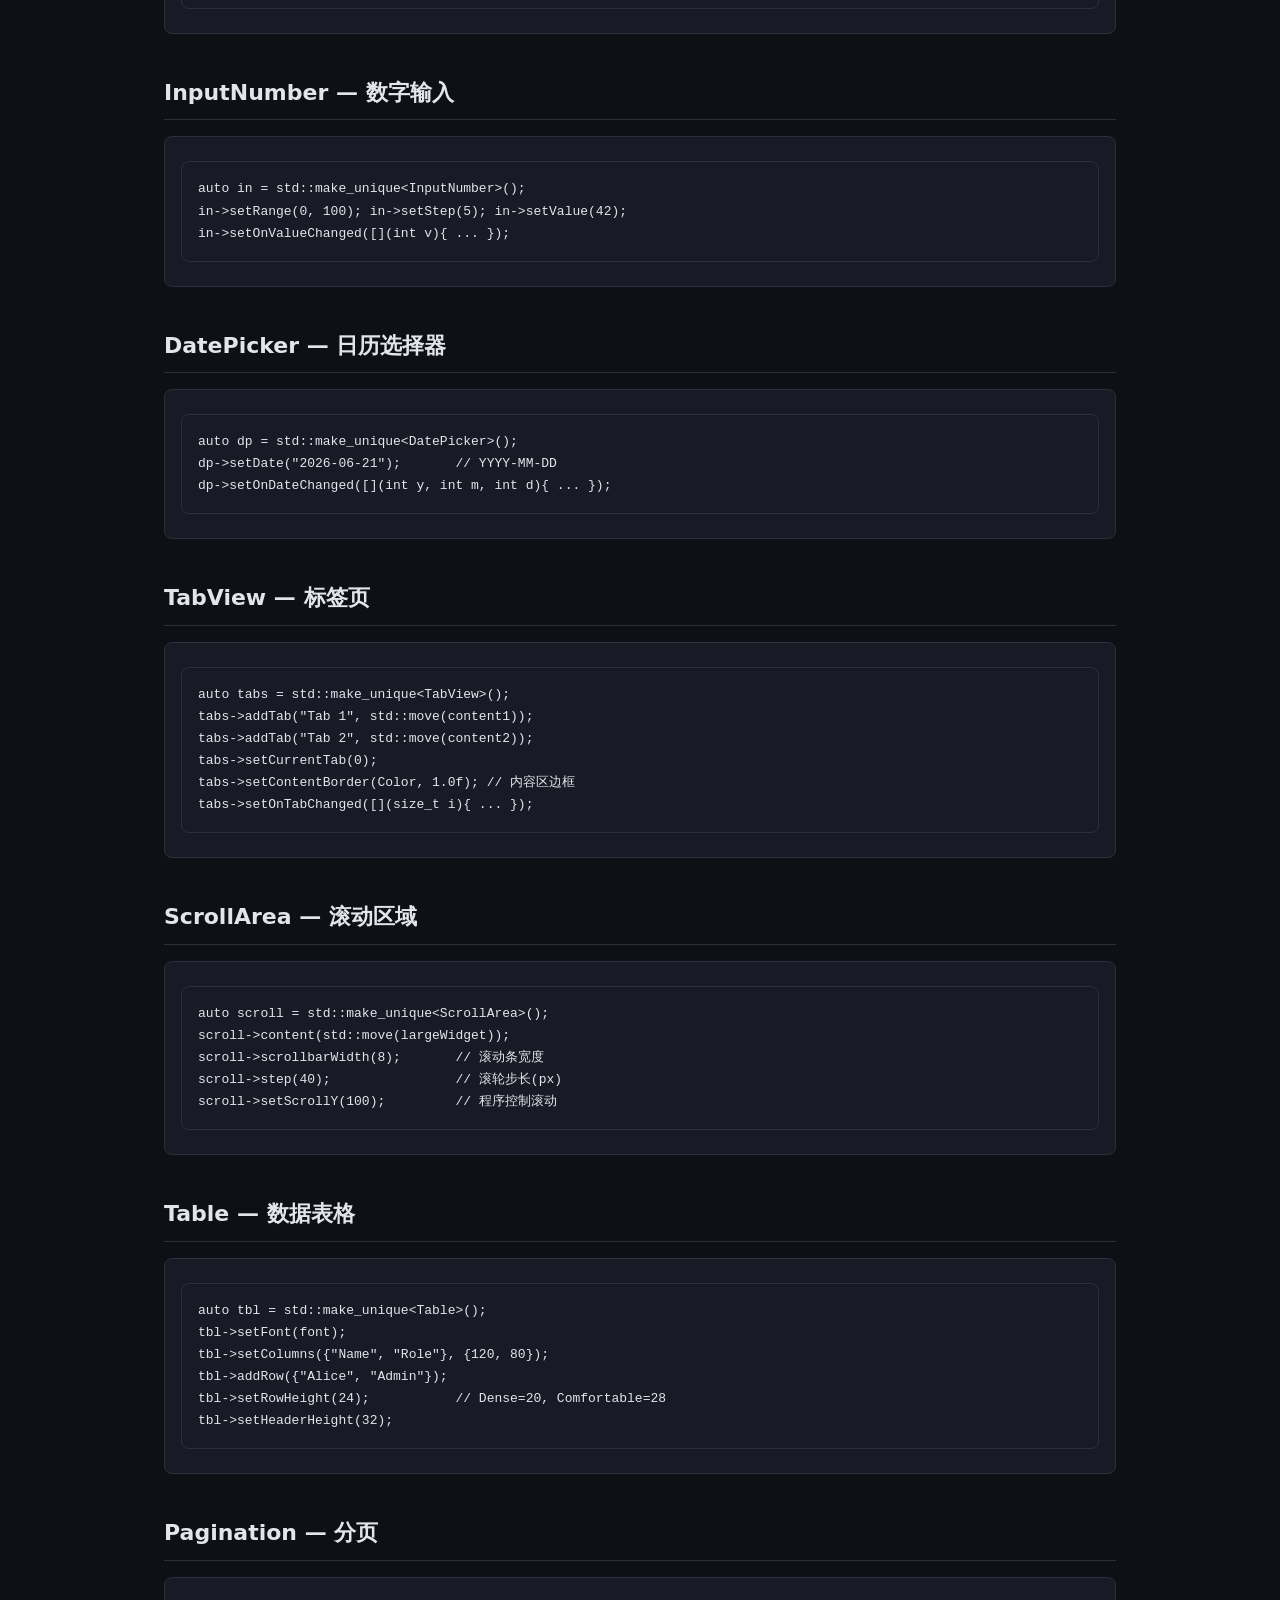
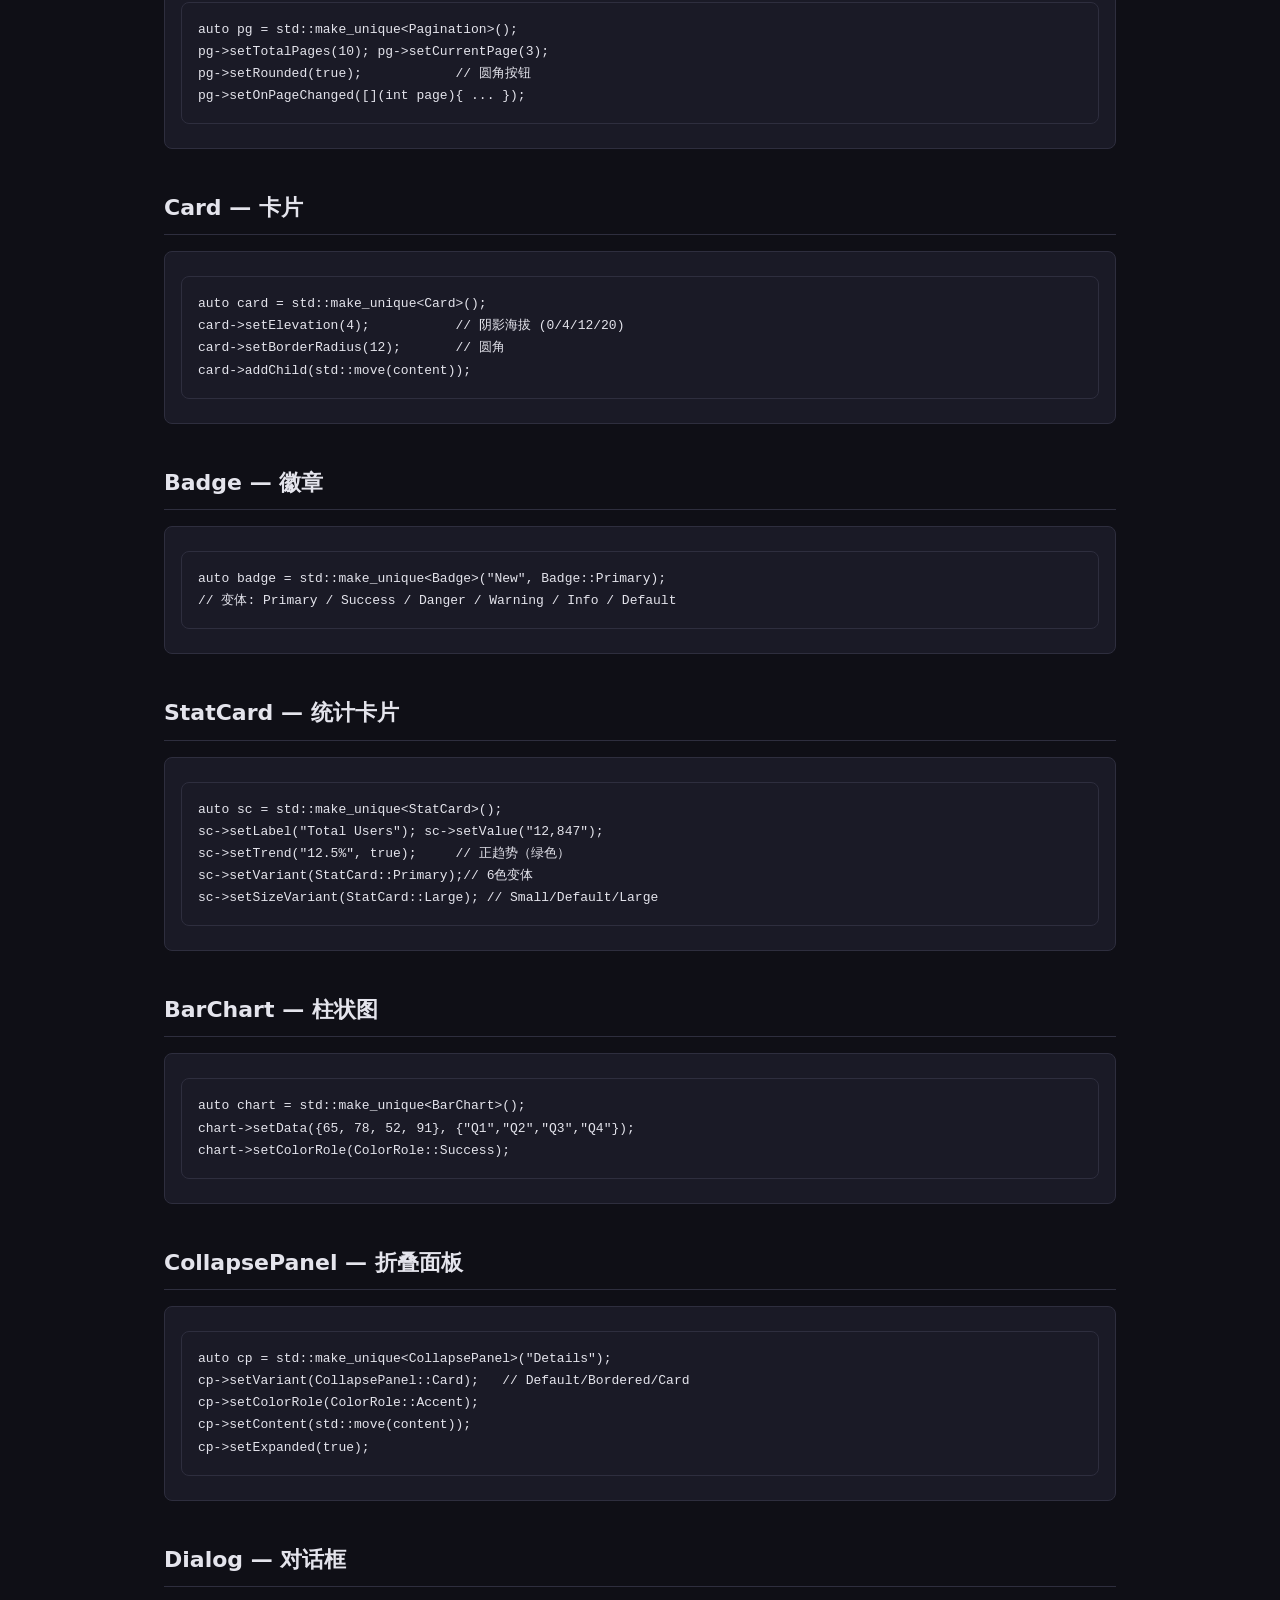
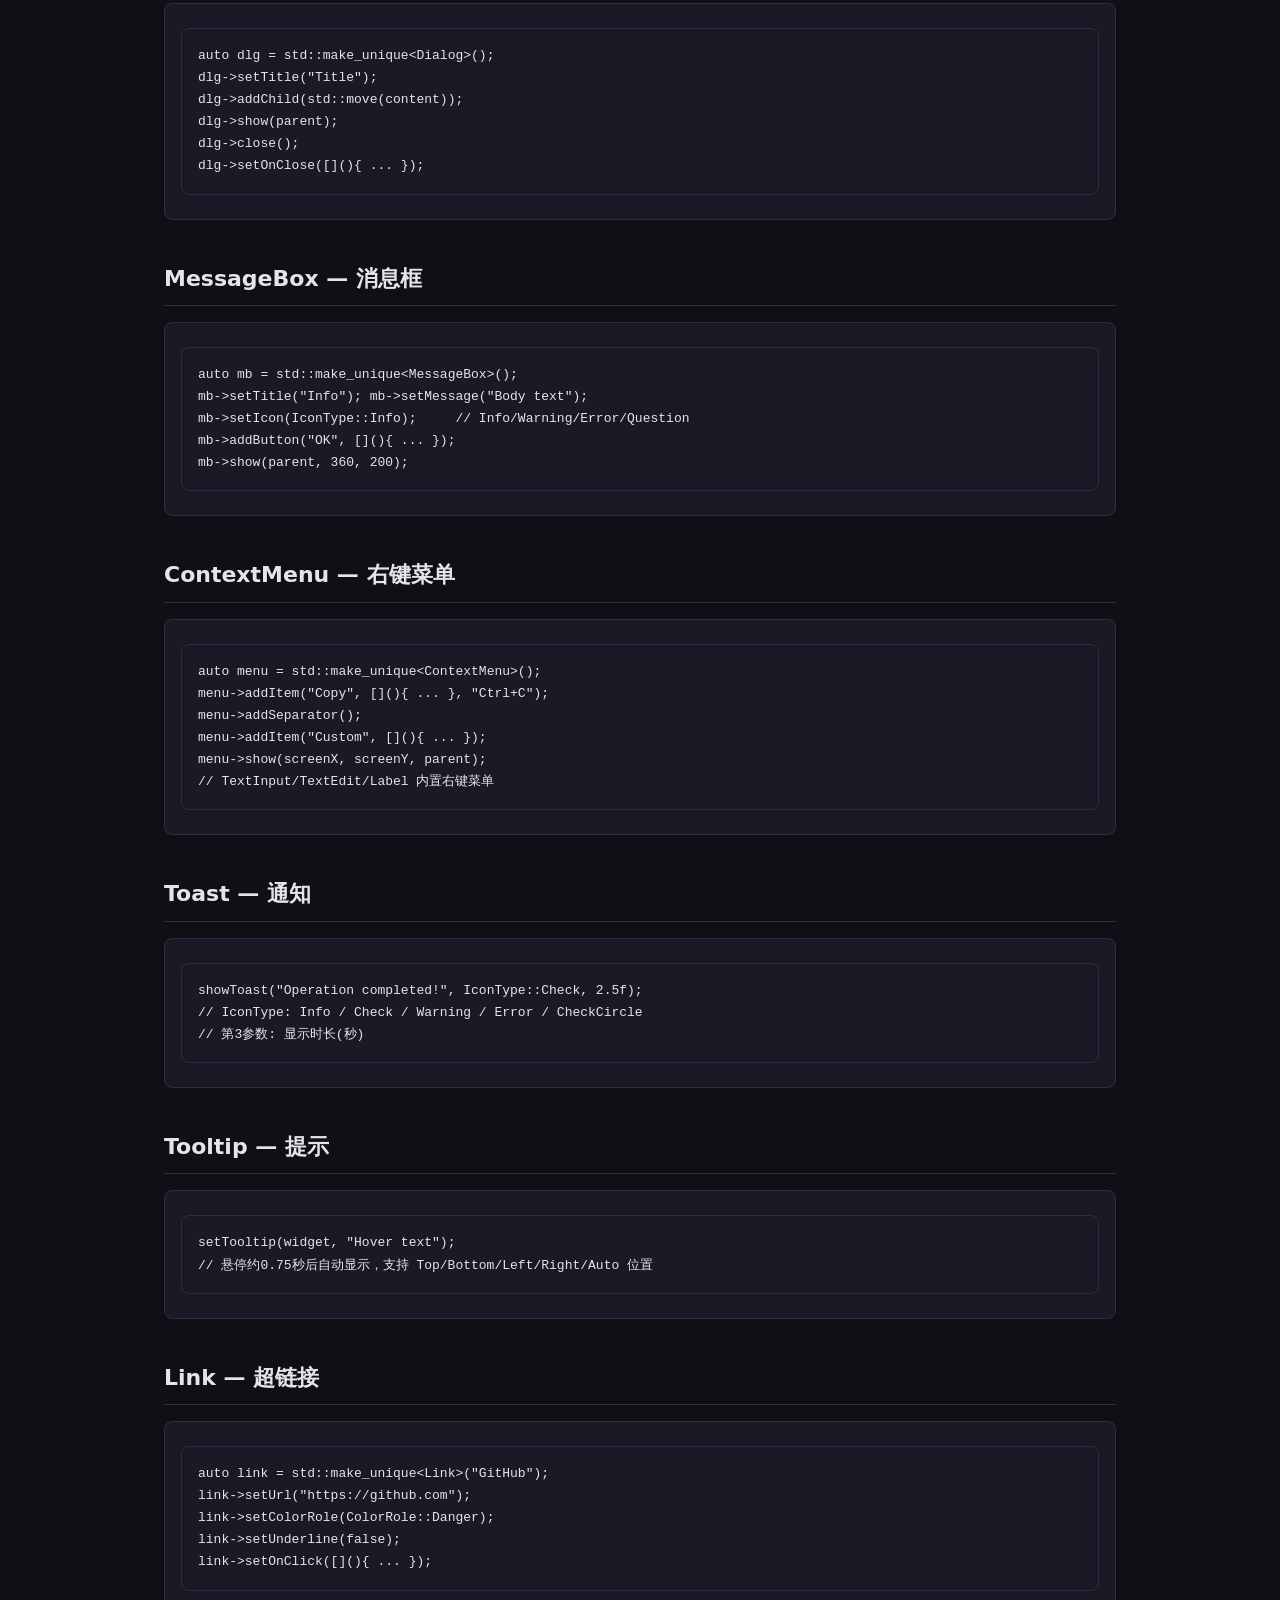
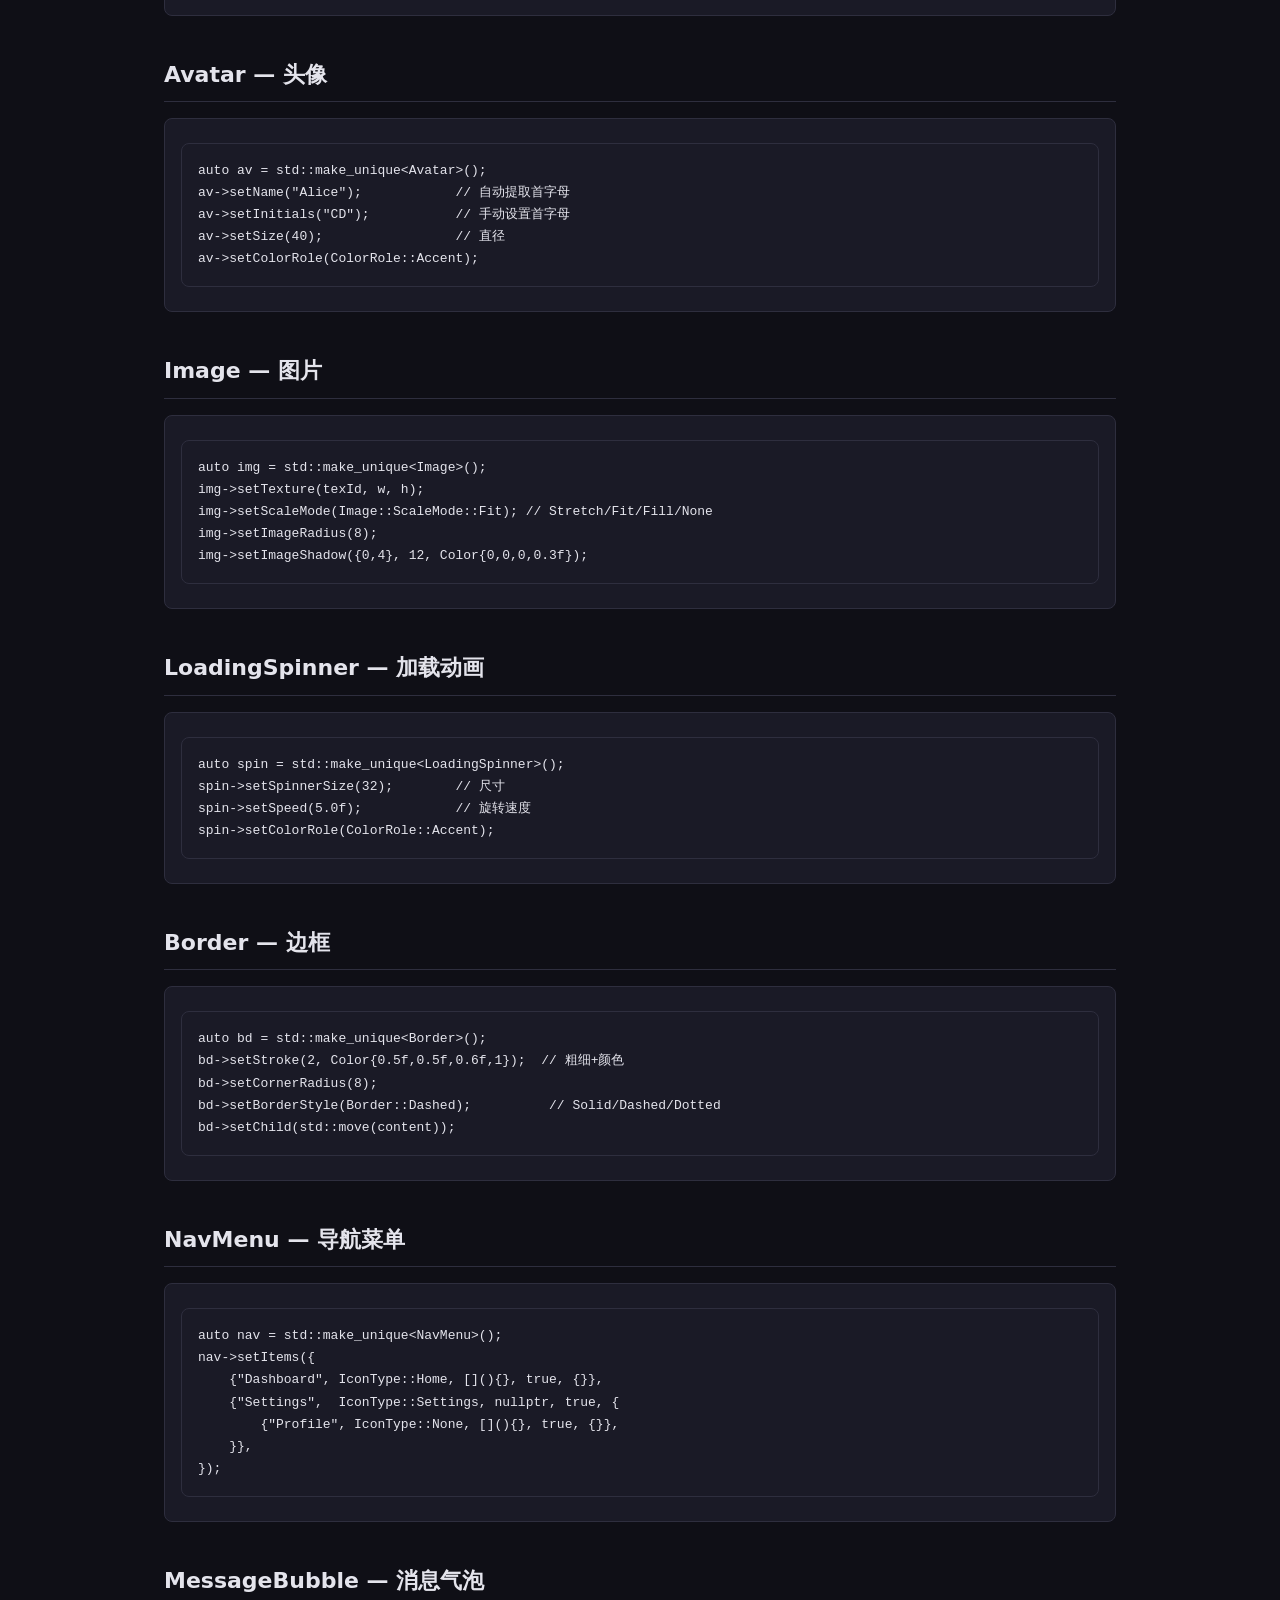
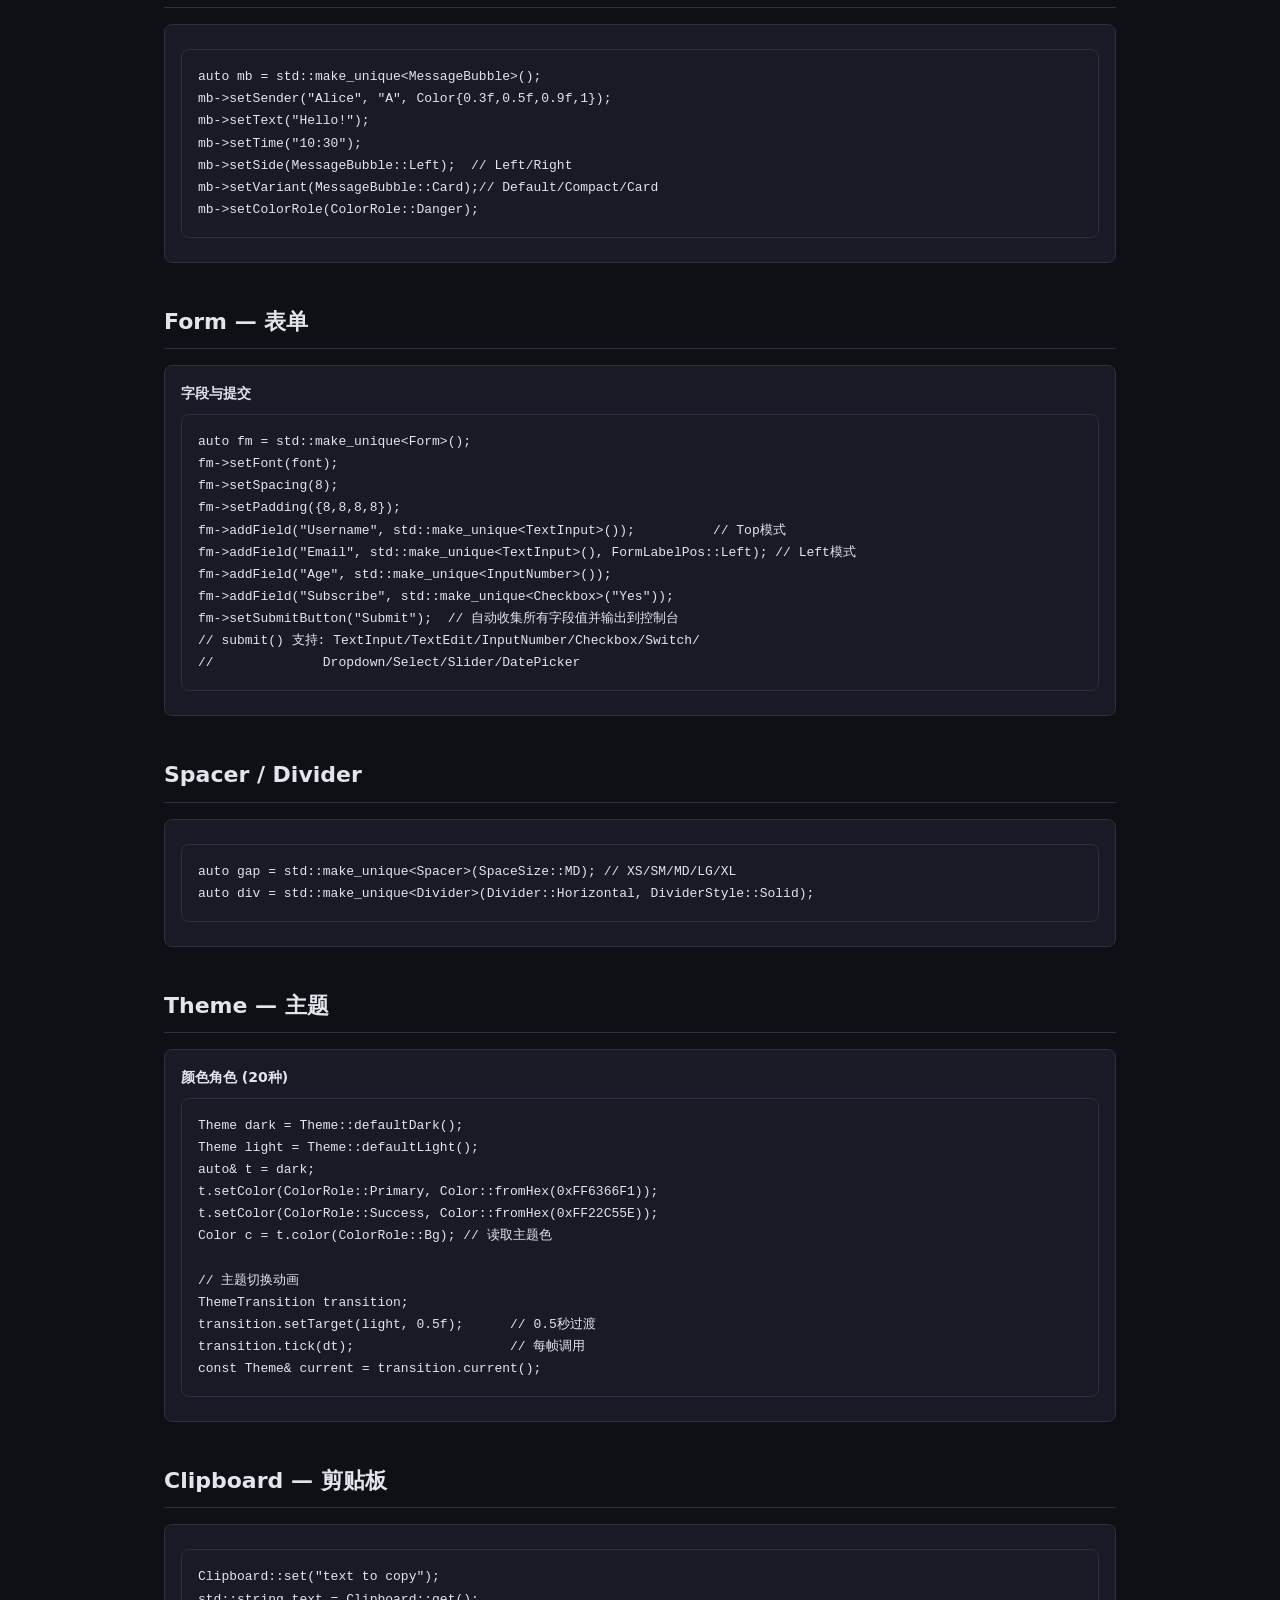
<file: docs/api.html>
<!DOCTYPE html><html lang="zh-CN"><head><meta charset="UTF-8"><meta name="viewport" content="width=device-width,initial-scale=1.0"><title>API 文档 — ModernUI</title>
<style>:root{--bg:#0F0F16;--s:#1A1A26;--b:#2E2E3E;--t:#E4E4EC;--t2:#8888A0;--p:#4F8CF7;--r:8px}[data-theme="light"]{--bg:#F8FAFC;--s:#fff;--b:#CBD5E1;--t:#0F172A;--t2:#475569;--p:#3B82F6}*{margin:0;padding:0;box-sizing:border-box}body{font-family:system-ui,sans-serif;background:var(--bg);color:var(--t);line-height:1.7}a{color:var(--p)}nav{background:var(--s);border-bottom:1px solid var(--b);padding:0 24px;display:flex;align-items:center;height:56px;gap:24px;position:sticky;top:0;z-index:100}nav .logo{font-size:20px;font-weight:700;color:var(--p)}nav a{color:var(--t2);font-size:14px;font-weight:500;text-decoration:none}nav a:hover{color:var(--t)}.wrap{max-width:1000px;margin:0 auto;padding:40px 24px}h1{font-size:32px;margin-bottom:8px}h2{font-size:22px;margin:40px 0 16px;padding-bottom:8px;border-bottom:1px solid var(--b)}h3{font-size:17px;margin:24px 0 8px;color:var(--p)}h4{font-size:14px;margin:16px 0 4px}.toc{background:var(--s);border:1px solid var(--b);border-radius:var(--r);padding:16px 24px;margin:16px 0;columns:2}.toc a{display:block;font-size:13px;padding:2px 0}pre{background:var(--s);border:1px solid var(--b);border-radius:var(--r);padding:16px;overflow-x:auto;margin:8px 0;font-size:13px}code{font-size:13px;background:var(--s);border:1px solid var(--b);border-radius:4px;padding:1px 5px}pre code{background:none;border:none;padding:0}.api-item{background:var(--s);border:1px solid var(--b);border-radius:var(--r);padding:16px;margin:12px 0}.api-item h4{margin-top:0}</style></head><body>
<nav><div class="logo">ModernUI</div><a href="index.html">首页</a><a href="api.html">API</a><a href="tutorial.html">教程</a><a href="components.html">组件</a></nav>

<div class="wrap">
<h1>API 文档</h1>

<div class="toc">
<a href="#app">App 应用程序</a><a href="#config">Config 配置</a>
<a href="#widget">Widget 基类</a><a href="#container">Container 容器</a>
<a href="#label">Label 标签</a><a href="#button">Button 按钮</a>
<a href="#textinput">TextInput 输入框</a><a href="#textedit">TextEdit 多行编辑</a>
<a href="#checkbox">Checkbox 复选框</a><a href="#radio">RadioButton 单选</a>
<a href="#switch">Switch 开关</a><a href="#slider">Slider 滑块</a>
<a href="#progress">ProgressBar 进度条</a><a href="#dropdown">Dropdown 下拉</a>
<a href="#select">Select 选择列表</a><a href="#inputnumber">InputNumber 数字</a>
<a href="#datepicker">DatePicker 日历</a><a href="#tabview">TabView 标签页</a>
<a href="#scrollarea">ScrollArea 滚动</a><a href="#table">Table 表格</a>
<a href="#pagination">Pagination 分页</a><a href="#card">Card 卡片</a>
<a href="#badge">Badge 徽章</a><a href="#statcard">StatCard 统计</a><a href="#barchart">BarChart 柱状图</a>
<a href="#collapse">CollapsePanel 折叠</a><a href="#dialog">Dialog 对话框</a>
<a href="#messagebox">MessageBox 消息框</a><a href="#contextmenu">ContextMenu 右键菜单</a>
<a href="#toast">Toast 通知</a><a href="#tooltip">Tooltip 提示</a>
<a href="#link">Link 链接</a><a href="#avatar">Avatar 头像</a>
<a href="#image">Image 图片</a><a href="#loading">Loading 加载</a>
<a href="#border">Border 边框</a><a href="#menu">NavMenu 导航菜单</a>
<a href="#message">MessageBubble 消息气泡</a><a href="#form">Form 表单</a>
<a href="#space">Spacer/Divider</a><a href="#theme">Theme 主题</a>
<a href="#clipboard">Clipboard 剪贴板</a><a href="#threadpool">ThreadPool 线程池</a>
</div>

<!-- APP -->
<h2 id="app">App — 应用程序入口</h2>
<div class="api-item"><h4>初始化与运行</h4>
<pre><code>ui::App app;
app.init("窗口标题", 800, 600);  // 创建窗口、初始化 OpenGL
app.setRoot(std::move(widget));   // 设置根控件
app.run();                        // 进入主事件循环
app.quit();                       // 退出程序</code></pre></div>
<div class="api-item"><h4>Overlay / 焦点 / 光标</h4>
<pre><code>app.setOverlay(widget);            // 设置顶层覆盖控件（菜单、对话框等）
app.requestFocus(widget);          // 请求焦点
app.setMultiThreaded(true);        // 启用多线程布局</code></pre></div>

<!-- CONFIG -->
<h2 id="config">Config — 全局配置</h2>
<div class="api-item"><h4>单例访问与配置项</h4>
<pre><code>auto& cfg = Config::instance();
cfg.darkMode = false;              // 亮色/暗色主题
cfg.multiThreaded = true;          // 多线程渲染
cfg.themeTransitionDuration = 0.5f;// 主题切换动画时长(秒)
cfg.scrollStep = 50.0f;            // 滚轮步长(px)
cfg.defaultFontSize = 16.0f;       // 默认字号
cfg.animationsEnabled = true;      // 启用动画
cfg.showFPS = false;               // 显示帧率

cfg.loadFromFile("modernui.cfg");  // 从文件加载配置
cfg.saveToFile("modernui.cfg");    // 保存配置到文件
cfg.apply();                       // 同步到运行中子系统</code></pre></div>

<!-- WIDGET -->
<h2 id="widget">Widget — 控件基类</h2>
<div class="api-item"><h4>树结构</h4>
<pre><code>void addChild(std::unique_ptr&lt;Widget&gt; child);
std::unique_ptr&lt;Widget&gt; removeChild(Widget* child);
void removeAllChildren();
Widget* parent() const;
size_t childCount() const;
Widget* childAt(size_t i) const;</code></pre></div>
<div class="api-item"><h4>几何与可见性</h4>
<pre><code>void setBounds(const Rect& r);       // 设置位置和大小
void setPosition(float x, float y);  // 设置位置
void setSize(float w, float h);      // 设置大小
void setVisible(bool v);             // 可见性
void setMinSize(float w, float h);   // 最小尺寸
void setMaxSize(float w, float h);   // 最大尺寸
Point globalPosition() const;        // 全局屏幕位置
Rect screenRect() const;             // 屏幕矩形</code></pre></div>
<div class="api-item"><h4>外观</h4>
<pre><code>void setOpacity(float o);             // 不透明度 (0~1)
void setTheme(Theme* t);             // 主题指针
void setIcon(IconType icon);         // 设置图标
void setShadow(Point offset, float radius, Color); // 阴影
void clearShadow();
void setFrosted(bool f);             // 毛玻璃效果
void setZIndex(int z);               // 层级</code></pre></div>
<div class="api-item"><h4>动画</h4>
<pre><code>void fadeIn(float duration = 0.3f);   // 淡入
void fadeOut(float duration = 0.3f);  // 淡出
void slideIn(Point from, float dur);  // 滑入
bool isAnimating() const;             // 是否动画中
virtual void tickAnimation(float dt); // 逐帧动画回调</code></pre></div>
<div class="api-item"><h4>识别</h4>
<pre><code>void setId(const std::string& id);        // CSS 选择器 ID
void setClassName(const std::string& c);  // CSS 类名
virtual const char* typeName() const;     // 控件类型名（如 "Button"）</code></pre></div>

<!-- CONTAINER -->
<h2 id="container">Container — 布局容器</h2>
<div class="api-item"><h4>创建与方向</h4>
<pre><code>// Row（水平排列）
auto row = std::make_unique&lt;Container&gt;(LayoutDirection::Horizontal);
// Column（垂直排列，默认）
auto col = std::make_unique&lt;Container&gt;(LayoutDirection::Vertical);

row->setDirection(LayoutDirection::Horizontal);
row->setSpacing(8);                        // 子控件间距
row->setPadding(EdgeInsets::all(12));      // 内边距
row->setAlign(Container::Align::Center);   // 对齐方式</code></pre></div>
<div class="api-item"><h4>子控件尺寸策略</h4>
<pre><code>row->setChildSizing(0, Sizing::fixed(100), Sizing::intrinsic());
// Sizing::fixed(px)    — 固定像素
// Sizing::fill(weight) — 弹性填充
// Sizing::intrinsic()  — 自适应内容（默认）</code></pre></div>
<div class="api-item"><h4>背景色</h4>
<pre><code>row->setBackgroundColor(Color::fromHex(0xFF1A1A2E));
row->clearBackgroundColor();</code></pre></div>

<!-- LABEL -->
<h2 id="label">Label — 文本标签</h2>
<div class="api-item"><h4>基本用法</h4>
<pre><code>auto label = std::make_unique&lt;Label&gt;("Hello World");
label->setFont(font);
label->setFontSize(16);
label->setColorRole(ColorRole::Text);        // 主题色（跟随主题切换动画）
label->setColor(Color::fromHex(0xFFFFFFFF)); // 固定色
label->setTextAlign(TextAlign::Center);      // Left / Center / Right

// 选中与复制
label->selectAll();
label->copy();                               // Ctrl+C
// 右键菜单：Copy / Select All</code></pre></div>

<!-- BUTTON -->
<h2 id="button">Button — 按钮</h2>
<div class="api-item"><h4>变体与样式</h4>
<pre><code>auto btn = std::make_unique&lt;Button&gt;("Click Me");
btn->setVariant(Button::Primary);     // Primary/Secondary/Danger/Success/Ghost
btn->setPill(true);                   // 全圆角药丸形
btn->setCompact(true);                // 紧凑内边距
btn->setCornerRadius(8);              // 圆角半径
btn->setMinWidth(100);                // 最小宽度
btn->setIcon(IconType::Search);       // 图标

// 自定义颜色（覆盖变体色）
btn->setSolidColor(Color::fromHex(0xFF6366F1));
btn->setGradient(topColor, bottomColor);
btn->setHoverColor(hoverColor);
btn->setPressColor(pressColor);

btn->setOnClick([](){ printf("clicked\n"); });
btn->click();                         // 程序触发点击</code></pre></div>

<!-- TEXTINPUT -->
<h2 id="textinput">TextInput — 单行输入框</h2>
<div class="api-item"><h4>基本用法</h4>
<pre><code>auto ti = std::make_unique&lt;TextInput&gt;("Placeholder...");
ti->setFont(font);
ti->setText("初始文本");
ti->setOnTextChanged([](const std::string& s){ ... });
ti->setOnEnter([](){ ... });              // Enter 回调

// 选中与剪贴板
ti->selectAll();                          // Ctrl+A
ti->copy(); ti->cut(); ti->paste();       // Ctrl+C/X/V
ti->undo(); ti->redo();                   // Ctrl+Z/Y
ti->deleteSelection();

// 右键菜单
ti->addContextMenuItem("自定义选项", [](){ ... });
// 内置菜单项：Undo/Redo/Cut/Copy/Paste/Delete/SelectAll</code></pre></div>

<!-- TEXTEDIT -->
<h2 id="textedit">TextEdit — 多行编辑器</h2>
<div class="api-item"><h4>基本用法</h4>
<pre><code>auto te = std::make_unique&lt;TextEdit&gt;("Placeholder...");
te->setFont(font);
te->setText("Line 1\nLine 2");
// 支持所有 TextInput 的选中/剪贴板/撤销/右键菜单功能
// 追加方向键上下移动行、Enter 换行</code></pre></div>

<!-- CHECKBOX -->
<h2 id="checkbox">Checkbox — 复选框</h2>
<div class="api-item"><h4>样式变体</h4>
<pre><code>auto cb = std::make_unique&lt;Checkbox&gt;("Label");
cb->setFont(font);
cb->setChecked(true);
cb->setBoxSize(18);              // 复选框大小（默认18，Small=14，Large=24）
cb->setColorRole(ColorRole::Success); // 主题色变体
cb->setOnCheckedChanged([](bool v){ ... });</code></pre></div>

<!-- RADIO -->
<h2 id="radio">RadioButton — 单选按钮</h2>
<div class="api-item"><h4>分组与样式</h4>
<pre><code>auto group = std::make_shared&lt;RadioGroup&gt;();
auto r1 = std::make_unique&lt;RadioButton&gt;("Option A", group.get());
auto r2 = std::make_unique&lt;RadioButton&gt;("Option B", group.get());
r2->setSelected(true);
r1->setDotSize(10);              // 圆点大小（Small=7, Default=10, Large=14）
r1->setColorRole(ColorRole::Danger);
r1->setOnSelectedChanged([](bool sel){ ... });</code></pre></div>

<!-- SWITCH -->
<h2 id="switch">Switch — 开关</h2>
<div class="api-item"><h4>尺寸与颜色</h4>
<pre><code>auto sw = std::make_unique&lt;Switch&gt;();
sw->setChecked(true);
sw->setMinSize(44, 24);          // Small=32x18, Default=44x24, Large=56x30
sw->setColorRole(ColorRole::Success);
sw->setOnChanged([](bool on){ ... });</code></pre></div>

<!-- SLIDER -->
<h2 id="slider">Slider — 滑块</h2>
<div class="api-item"><h4>范围与样式</h4>
<pre><code>auto sl = std::make_unique&lt;Slider&gt;(0, 100, 50); // min, max, value
sl->setStep(5);                  // 步进
sl->setColorRole(ColorRole::Accent);
sl->setThumbSize(20);            // 拇指大小
sl->setTrackHeight(8);           // 轨道高度
sl->setOnValueChanged([](float v){ ... });</code></pre></div>

<!-- PROGRESS -->
<h2 id="progress">ProgressBar — 进度条</h2>
<div class="api-item"><h4>颜色变体</h4>
<pre><code>auto pb = std::make_unique&lt;ProgressBar&gt;();
pb->setValue(0.65f);             // 0.0 ~ 1.0
pb->setColorRole(ColorRole::Success); // 5种主题色变体
pb->setColor(customColor);       // 自定义色
pb->setTrackColor(trackColor);   // 轨道色</code></pre></div>

<!-- DROPDOWN -->
<h2 id="dropdown">Dropdown — 下拉选择</h2>
<div class="api-item"><h4>选项管理</h4>
<pre><code>auto dd = std::make_unique&lt;Dropdown&gt;();
dd->addItem("Apple"); dd->addItem("Banana"); dd->addItem("Cherry");
dd->setSelectedIndex(1);
dd->clearSelection();            // 清除选中（显示 × 按钮）
dd->setOnSelectedChanged([](size_t i, const std::string& s){ ... });</code></pre></div>

<!-- SELECT -->
<h2 id="select">Select — 内联选择列表</h2>
<div class="api-item"><pre><code>auto sel = std::make_unique&lt;Select&gt;();
sel->addItem("Red"); sel->addItem("Green"); sel->addItem("Blue");
sel->setSelectedIndex(1);
sel->setOnChanged([](size_t i, const std::string& s){ ... });</code></pre></div>

<!-- INPUTNUMBER -->
<h2 id="inputnumber">InputNumber — 数字输入</h2>
<div class="api-item"><pre><code>auto in = std::make_unique&lt;InputNumber&gt;();
in->setRange(0, 100); in->setStep(5); in->setValue(42);
in->setOnValueChanged([](int v){ ... });</code></pre></div>

<!-- DATEPICKER -->
<h2 id="datepicker">DatePicker — 日历选择器</h2>
<div class="api-item"><pre><code>auto dp = std::make_unique&lt;DatePicker&gt;();
dp->setDate("2026-06-21");       // YYYY-MM-DD
dp->setOnDateChanged([](int y, int m, int d){ ... });</code></pre></div>

<!-- TABVIEW -->
<h2 id="tabview">TabView — 标签页</h2>
<div class="api-item"><pre><code>auto tabs = std::make_unique&lt;TabView&gt;();
tabs->addTab("Tab 1", std::move(content1));
tabs->addTab("Tab 2", std::move(content2));
tabs->setCurrentTab(0);
tabs->setContentBorder(Color, 1.0f); // 内容区边框
tabs->setOnTabChanged([](size_t i){ ... });</code></pre></div>

<!-- SCROLLAREA -->
<h2 id="scrollarea">ScrollArea — 滚动区域</h2>
<div class="api-item"><pre><code>auto scroll = std::make_unique&lt;ScrollArea&gt;();
scroll->content(std::move(largeWidget));
scroll->scrollbarWidth(8);       // 滚动条宽度
scroll->step(40);                // 滚轮步长(px)
scroll->setScrollY(100);         // 程序控制滚动</code></pre></div>

<!-- TABLE -->
<h2 id="table">Table — 数据表格</h2>
<div class="api-item"><pre><code>auto tbl = std::make_unique&lt;Table&gt;();
tbl->setFont(font);
tbl->setColumns({"Name", "Role"}, {120, 80});
tbl->addRow({"Alice", "Admin"});
tbl->setRowHeight(24);           // Dense=20, Comfortable=28
tbl->setHeaderHeight(32);</code></pre></div>

<!-- PAGINATION -->
<h2 id="pagination">Pagination — 分页</h2>
<div class="api-item"><pre><code>auto pg = std::make_unique&lt;Pagination&gt;();
pg->setTotalPages(10); pg->setCurrentPage(3);
pg->setRounded(true);            // 圆角按钮
pg->setOnPageChanged([](int page){ ... });</code></pre></div>

<!-- CARD -->
<h2 id="card">Card — 卡片</h2>
<div class="api-item"><pre><code>auto card = std::make_unique&lt;Card&gt;();
card->setElevation(4);           // 阴影海拔 (0/4/12/20)
card->setBorderRadius(12);       // 圆角
card->addChild(std::move(content));</code></pre></div>

<!-- BADGE -->
<h2 id="badge">Badge — 徽章</h2>
<div class="api-item"><pre><code>auto badge = std::make_unique&lt;Badge&gt;("New", Badge::Primary);
// 变体: Primary / Success / Danger / Warning / Info / Default</code></pre></div>

<!-- STATCARD -->
<h2 id="statcard">StatCard — 统计卡片</h2>
<div class="api-item"><pre><code>auto sc = std::make_unique&lt;StatCard&gt;();
sc->setLabel("Total Users"); sc->setValue("12,847");
sc->setTrend("12.5%", true);     // 正趋势（绿色）
sc->setVariant(StatCard::Primary);// 6色变体
sc->setSizeVariant(StatCard::Large); // Small/Default/Large</code></pre></div>

<!-- BARCHART -->
<h2 id="barchart">BarChart — 柱状图</h2>
<div class="api-item"><pre><code>auto chart = std::make_unique&lt;BarChart&gt;();
chart->setData({65, 78, 52, 91}, {"Q1","Q2","Q3","Q4"});
chart->setColorRole(ColorRole::Success);</code></pre></div>

<!-- COLLAPSE -->
<h2 id="collapse">CollapsePanel — 折叠面板</h2>
<div class="api-item"><pre><code>auto cp = std::make_unique&lt;CollapsePanel&gt;("Details");
cp->setVariant(CollapsePanel::Card);   // Default/Bordered/Card
cp->setColorRole(ColorRole::Accent);
cp->setContent(std::move(content));
cp->setExpanded(true);</code></pre></div>

<!-- DIALOG -->
<h2 id="dialog">Dialog — 对话框</h2>
<div class="api-item"><pre><code>auto dlg = std::make_unique&lt;Dialog&gt;();
dlg->setTitle("Title");
dlg->addChild(std::move(content));
dlg->show(parent);
dlg->close();
dlg->setOnClose([](){ ... });</code></pre></div>

<!-- MESSAGEBOX -->
<h2 id="messagebox">MessageBox — 消息框</h2>
<div class="api-item"><pre><code>auto mb = std::make_unique&lt;MessageBox&gt;();
mb->setTitle("Info"); mb->setMessage("Body text");
mb->setIcon(IconType::Info);     // Info/Warning/Error/Question
mb->addButton("OK", [](){ ... });
mb->show(parent, 360, 200);</code></pre></div>

<!-- CONTEXTMENU -->
<h2 id="contextmenu">ContextMenu — 右键菜单</h2>
<div class="api-item"><pre><code>auto menu = std::make_unique&lt;ContextMenu&gt;();
menu->addItem("Copy", [](){ ... }, "Ctrl+C");
menu->addSeparator();
menu->addItem("Custom", [](){ ... });
menu->show(screenX, screenY, parent);
// TextInput/TextEdit/Label 内置右键菜单</code></pre></div>

<!-- TOAST -->
<h2 id="toast">Toast — 通知</h2>
<div class="api-item"><pre><code>showToast("Operation completed!", IconType::Check, 2.5f);
// IconType: Info / Check / Warning / Error / CheckCircle
// 第3参数: 显示时长(秒)</code></pre></div>

<!-- TOOLTIP -->
<h2 id="tooltip">Tooltip — 提示</h2>
<div class="api-item"><pre><code>setTooltip(widget, "Hover text");
// 悬停约0.75秒后自动显示，支持 Top/Bottom/Left/Right/Auto 位置</code></pre></div>

<!-- LINK -->
<h2 id="link">Link — 超链接</h2>
<div class="api-item"><pre><code>auto link = std::make_unique&lt;Link&gt;("GitHub");
link->setUrl("https://github.com");
link->setColorRole(ColorRole::Danger);
link->setUnderline(false);
link->setOnClick([](){ ... });</code></pre></div>

<!-- AVATAR -->
<h2 id="avatar">Avatar — 头像</h2>
<div class="api-item"><pre><code>auto av = std::make_unique&lt;Avatar&gt;();
av->setName("Alice");            // 自动提取首字母
av->setInitials("CD");           // 手动设置首字母
av->setSize(40);                 // 直径
av->setColorRole(ColorRole::Accent);</code></pre></div>

<!-- IMAGE -->
<h2 id="image">Image — 图片</h2>
<div class="api-item"><pre><code>auto img = std::make_unique&lt;Image&gt;();
img->setTexture(texId, w, h);
img->setScaleMode(Image::ScaleMode::Fit); // Stretch/Fit/Fill/None
img->setImageRadius(8);
img->setImageShadow({0,4}, 12, Color{0,0,0,0.3f});</code></pre></div>

<!-- LOADING -->
<h2 id="loading">LoadingSpinner — 加载动画</h2>
<div class="api-item"><pre><code>auto spin = std::make_unique&lt;LoadingSpinner&gt;();
spin->setSpinnerSize(32);        // 尺寸
spin->setSpeed(5.0f);            // 旋转速度
spin->setColorRole(ColorRole::Accent);</code></pre></div>

<!-- BORDER -->
<h2 id="border">Border — 边框</h2>
<div class="api-item"><pre><code>auto bd = std::make_unique&lt;Border&gt;();
bd->setStroke(2, Color{0.5f,0.5f,0.6f,1});  // 粗细+颜色
bd->setCornerRadius(8);
bd->setBorderStyle(Border::Dashed);          // Solid/Dashed/Dotted
bd->setChild(std::move(content));</code></pre></div>

<!-- MENU -->
<h2 id="menu">NavMenu — 导航菜单</h2>
<div class="api-item"><pre><code>auto nav = std::make_unique&lt;NavMenu&gt;();
nav->setItems({
    {"Dashboard", IconType::Home, [](){}, true, {}},
    {"Settings",  IconType::Settings, nullptr, true, {
        {"Profile", IconType::None, [](){}, true, {}},
    }},
});</code></pre></div>

<!-- MESSAGE -->
<h2 id="message">MessageBubble — 消息气泡</h2>
<div class="api-item"><pre><code>auto mb = std::make_unique&lt;MessageBubble&gt;();
mb->setSender("Alice", "A", Color{0.3f,0.5f,0.9f,1});
mb->setText("Hello!");
mb->setTime("10:30");
mb->setSide(MessageBubble::Left);  // Left/Right
mb->setVariant(MessageBubble::Card);// Default/Compact/Card
mb->setColorRole(ColorRole::Danger);</code></pre></div>

<!-- FORM -->
<h2 id="form">Form — 表单</h2>
<div class="api-item"><h4>字段与提交</h4>
<pre><code>auto fm = std::make_unique&lt;Form&gt;();
fm->setFont(font);
fm->setSpacing(8);
fm->setPadding({8,8,8,8});
fm->addField("Username", std::make_unique&lt;TextInput&gt;());          // Top模式
fm->addField("Email", std::make_unique&lt;TextInput&gt;(), FormLabelPos::Left); // Left模式
fm->addField("Age", std::make_unique&lt;InputNumber&gt;());
fm->addField("Subscribe", std::make_unique&lt;Checkbox&gt;("Yes"));
fm->setSubmitButton("Submit");  // 自动收集所有字段值并输出到控制台
// submit() 支持: TextInput/TextEdit/InputNumber/Checkbox/Switch/
//              Dropdown/Select/Slider/DatePicker</code></pre></div>

<!-- SPACE -->
<h2 id="space">Spacer / Divider</h2>
<div class="api-item"><pre><code>auto gap = std::make_unique&lt;Spacer&gt;(SpaceSize::MD); // XS/SM/MD/LG/XL
auto div = std::make_unique&lt;Divider&gt;(Divider::Horizontal, DividerStyle::Solid);</code></pre></div>

<!-- THEME -->
<h2 id="theme">Theme — 主题</h2>
<div class="api-item"><h4>颜色角色 (20种)</h4>
<pre><code>Theme dark = Theme::defaultDark();
Theme light = Theme::defaultLight();
auto& t = dark;
t.setColor(ColorRole::Primary, Color::fromHex(0xFF6366F1));
t.setColor(ColorRole::Success, Color::fromHex(0xFF22C55E));
Color c = t.color(ColorRole::Bg); // 读取主题色

// 主题切换动画
ThemeTransition transition;
transition.setTarget(light, 0.5f);      // 0.5秒过渡
transition.tick(dt);                    // 每帧调用
const Theme& current = transition.current();</code></pre></div>

<!-- CLIPBOARD -->
<h2 id="clipboard">Clipboard — 剪贴板</h2>
<div class="api-item"><pre><code>Clipboard::set("text to copy");
std::string text = Clipboard::get();</code></pre></div>

<!-- THREADPOOL -->
<h2 id="threadpool">ThreadPool — 线程池</h2>
<div class="api-item"><pre><code>auto& pool = ThreadPool::instance();
auto future = pool.enqueue([](){ return heavyWork(); });
pool.parallelFor(0, 100, [](size_t i){ process(i); });</code></pre></div>

</div></body></html>
</file>
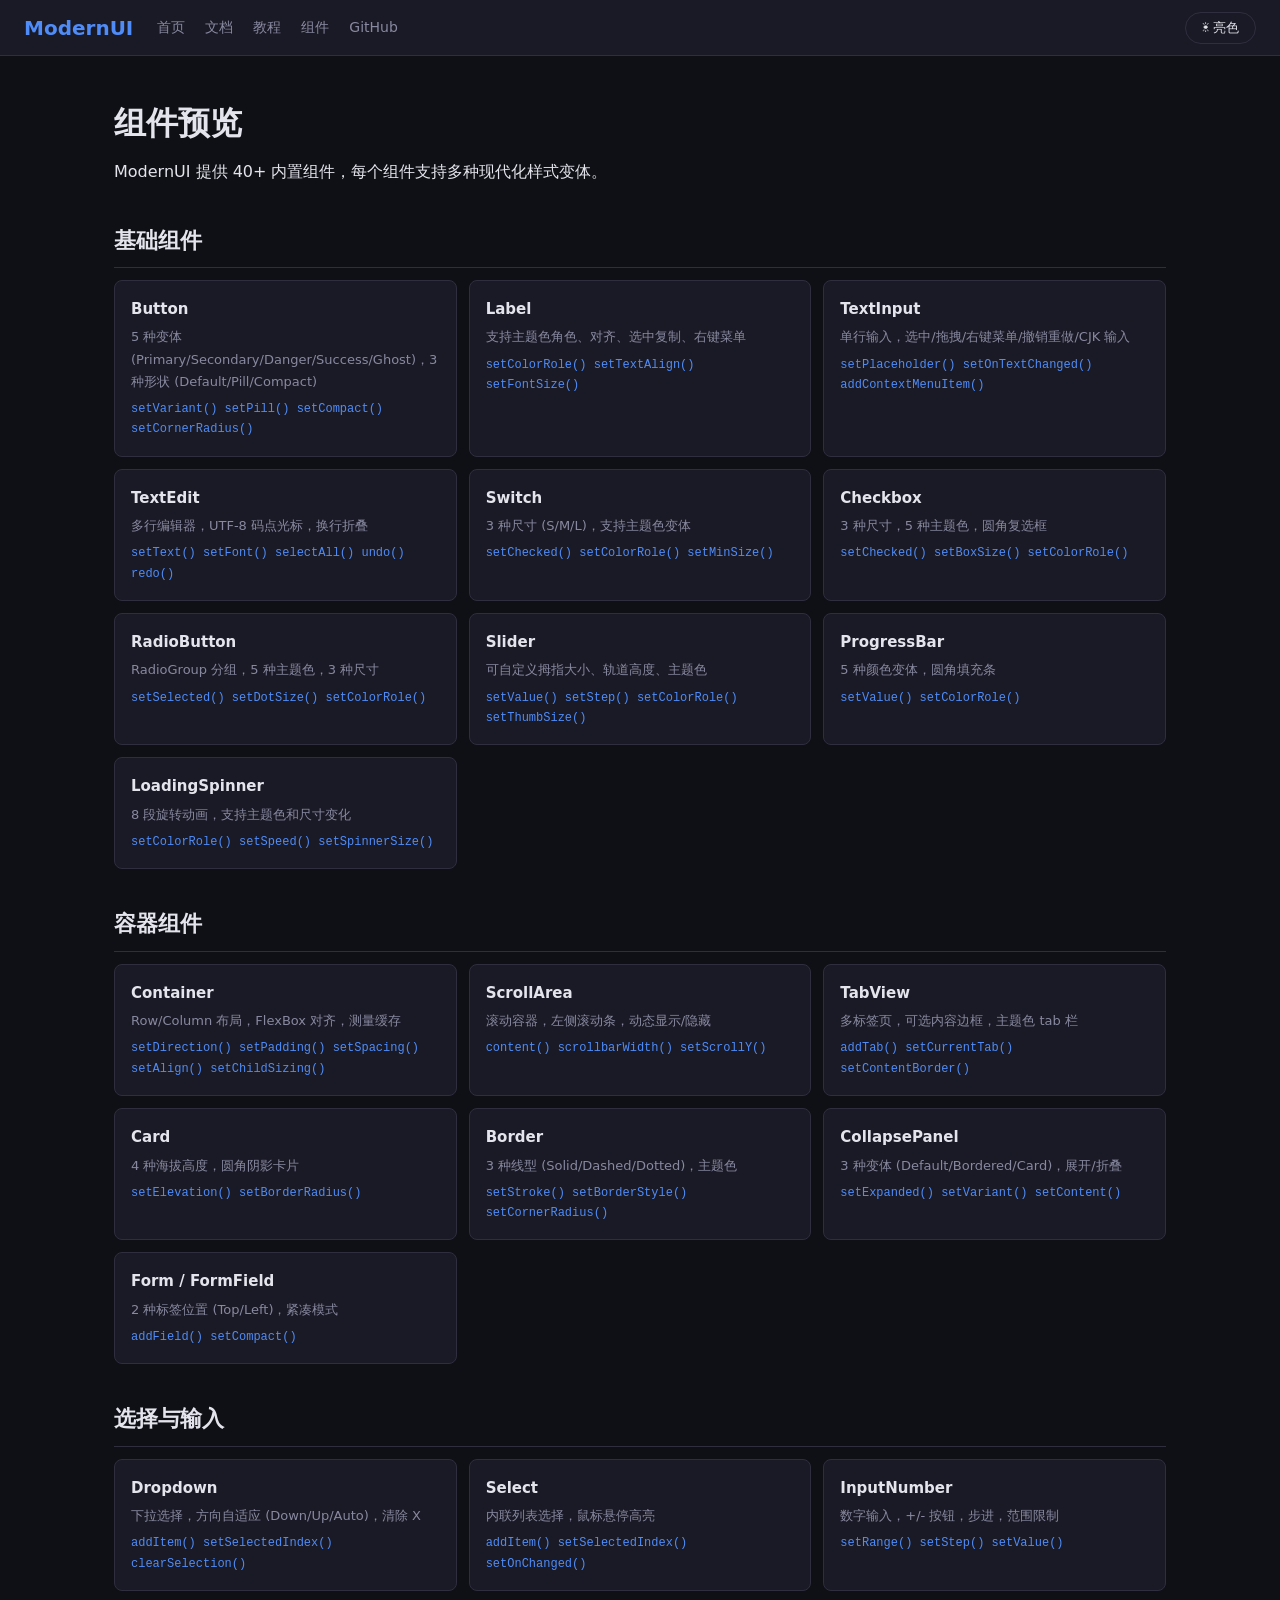
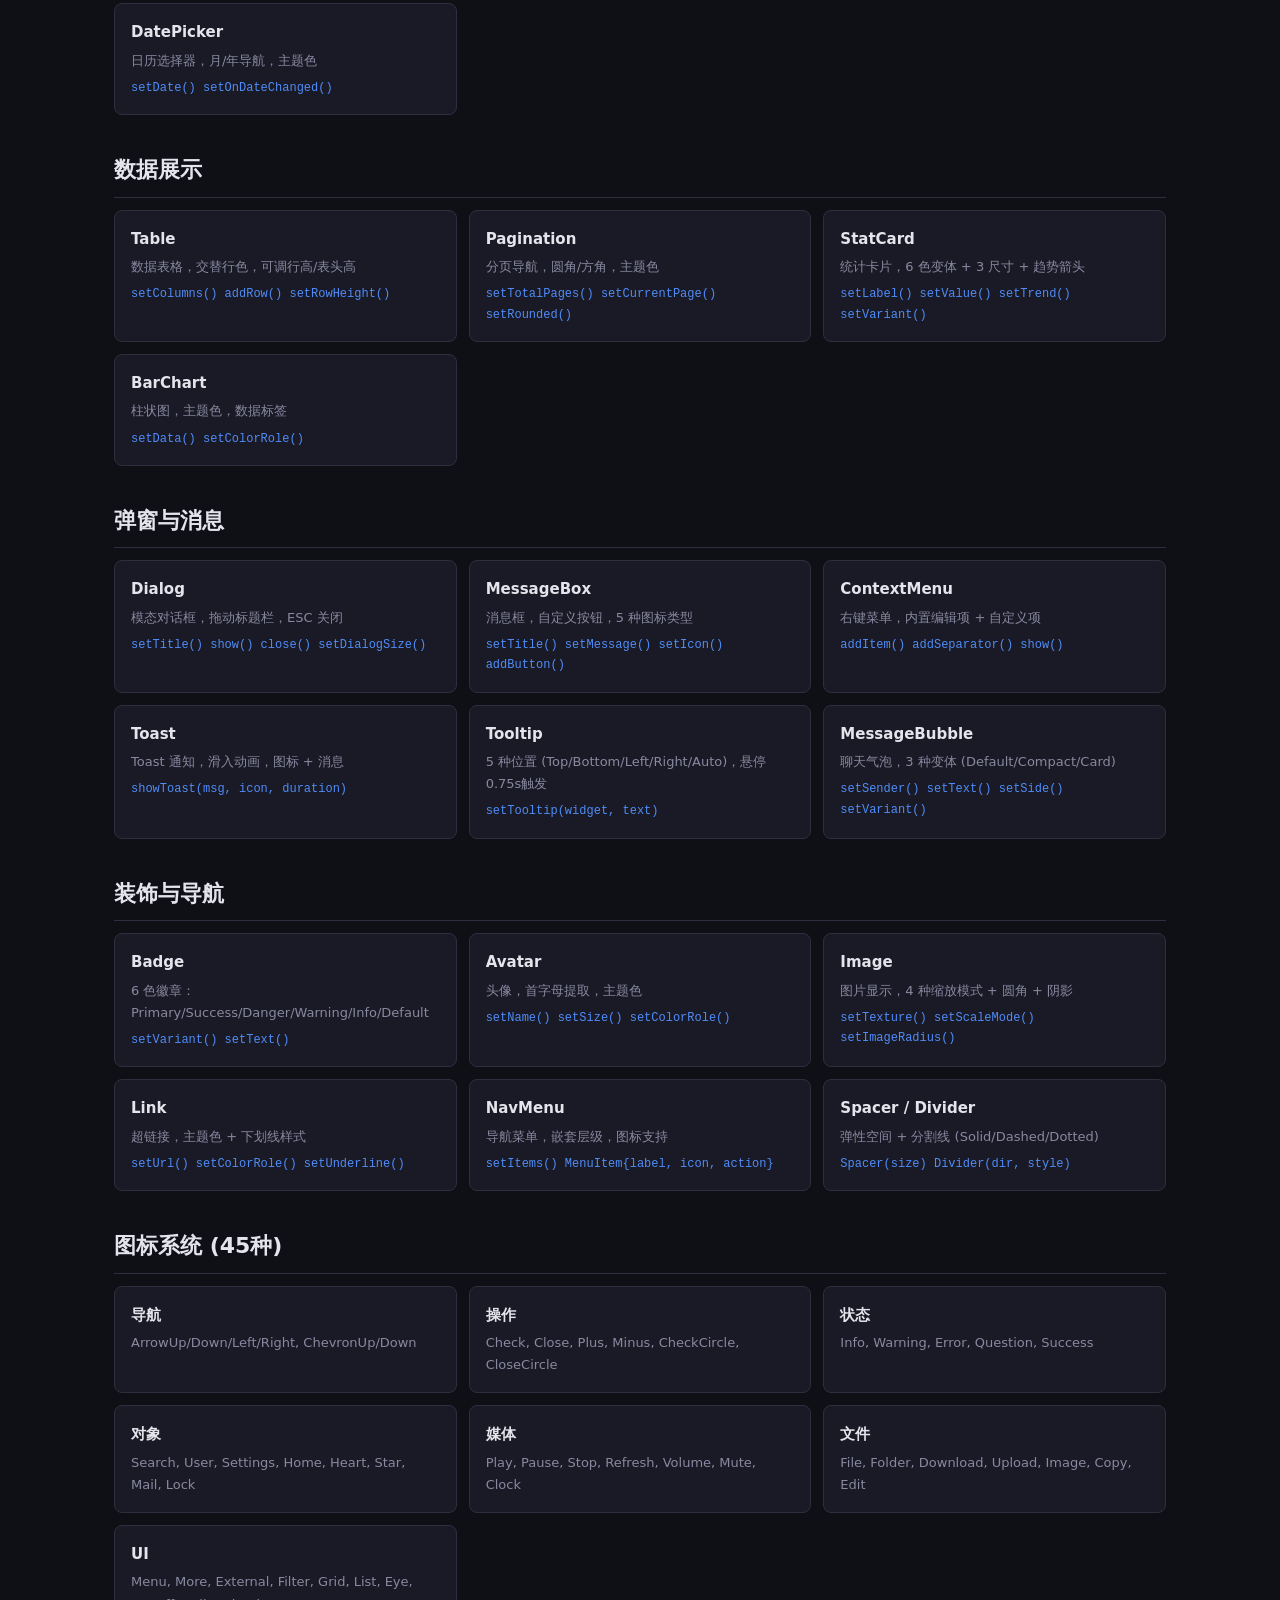
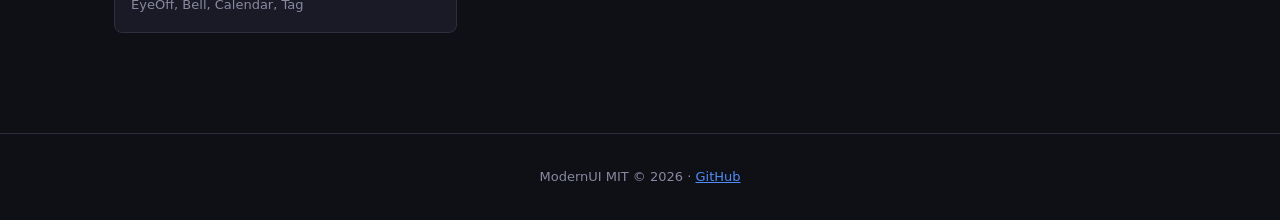
<file: docs/components.html>
<!DOCTYPE html><html lang="zh-CN"><head><meta charset="UTF-8"><meta name="viewport" content="width=device-width,initial-scale=1.0"><title>组件 — ModernUI</title>
<style>:root{--bg:#0F0F16;--surface:#1A1A26;--border:#2E2E3E;--text:#E4E4EC;--text2:#8888A0;--primary:#4F8CF7;--radius:8px;--transition:0.4s}[data-theme="light"]{--bg:#F8FAFC;--surface:#fff;--border:#CBD5E1;--text:#0F172A;--text2:#475569;--primary:#3B82F6}*{margin:0;padding:0;box-sizing:border-box;transition:background var(--transition),color var(--transition)}body{font-family:'Segoe UI',system-ui;background:var(--bg);color:var(--text);line-height:1.7}a{color:var(--primary)}nav{background:var(--surface);border-bottom:1px solid var(--border);padding:0 24px;display:flex;align-items:center;height:56px;gap:24px;position:sticky;top:0;z-index:100}nav .logo{font-size:20px;font-weight:700;color:var(--primary)}nav .links{display:flex;gap:20px;flex:1}nav .links a{color:var(--text2);font-size:14px;font-weight:500;text-decoration:none}nav .links a:hover{color:var(--text)}nav .theme-btn{background:var(--surface);border:1px solid var(--border);color:var(--text);padding:6px 16px;border-radius:20px;cursor:pointer;font-size:13px}.content{max-width:1100px;margin:0 auto;padding:40px 24px}h1{font-size:32px;margin-bottom:8px}h2{font-size:22px;margin:36px 0 12px;padding-bottom:8px;border-bottom:1px solid var(--border)}.grid{display:grid;gap:12px;grid-template-columns:repeat(auto-fit,minmax(280px,1fr))}.card{background:var(--surface);border:1px solid var(--border);border-radius:var(--radius);padding:16px}.card h3{font-size:15px;margin-bottom:4px}.card p{font-size:13px;color:var(--text2)}.card .api{font-size:12px;color:var(--primary);margin-top:6px;font-family:monospace}code{background:var(--surface);border:1px solid var(--border);border-radius:4px;padding:2px 6px;font-size:13px}</style></head><body>
<nav><div class="logo">ModernUI</div><div class="links"><a href="index.html">首页</a><a href="docs.html">文档</a><a href="tutorial.html">教程</a><a href="components.html">组件</a><a href="https://github.com/PogiePop/modern-ui">GitHub</a></div><button class="theme-btn" onclick="toggleTheme()" id="tbtn">☀ 亮色</button></nav>

<div class="content">
<h1>组件预览</h1>
<p>ModernUI 提供 40+ 内置组件，每个组件支持多种现代化样式变体。</p>

<h2>基础组件</h2><div class="grid">
<div class="card"><h3>Button</h3><p>5 种变体 (Primary/Secondary/Danger/Success/Ghost)，3 种形状 (Default/Pill/Compact)</p><div class="api">setVariant() setPill() setCompact() setCornerRadius()</div></div>
<div class="card"><h3>Label</h3><p>支持主题色角色、对齐、选中复制、右键菜单</p><div class="api">setColorRole() setTextAlign() setFontSize()</div></div>
<div class="card"><h3>TextInput</h3><p>单行输入，选中/拖拽/右键菜单/撤销重做/CJK 输入</p><div class="api">setPlaceholder() setOnTextChanged() addContextMenuItem()</div></div>
<div class="card"><h3>TextEdit</h3><p>多行编辑器，UTF-8 码点光标，换行折叠</p><div class="api">setText() setFont() selectAll() undo() redo()</div></div>
<div class="card"><h3>Switch</h3><p>3 种尺寸 (S/M/L)，支持主题色变体</p><div class="api">setChecked() setColorRole() setMinSize()</div></div>
<div class="card"><h3>Checkbox</h3><p>3 种尺寸，5 种主题色，圆角复选框</p><div class="api">setChecked() setBoxSize() setColorRole()</div></div>
<div class="card"><h3>RadioButton</h3><p>RadioGroup 分组，5 种主题色，3 种尺寸</p><div class="api">setSelected() setDotSize() setColorRole()</div></div>
<div class="card"><h3>Slider</h3><p>可自定义拇指大小、轨道高度、主题色</p><div class="api">setValue() setStep() setColorRole() setThumbSize()</div></div>
<div class="card"><h3>ProgressBar</h3><p>5 种颜色变体，圆角填充条</p><div class="api">setValue() setColorRole()</div></div>
<div class="card"><h3>LoadingSpinner</h3><p>8 段旋转动画，支持主题色和尺寸变化</p><div class="api">setColorRole() setSpeed() setSpinnerSize()</div></div>
</div>

<h2>容器组件</h2><div class="grid">
<div class="card"><h3>Container</h3><p>Row/Column 布局，FlexBox 对齐，测量缓存</p><div class="api">setDirection() setPadding() setSpacing() setAlign() setChildSizing()</div></div>
<div class="card"><h3>ScrollArea</h3><p>滚动容器，左侧滚动条，动态显示/隐藏</p><div class="api">content() scrollbarWidth() setScrollY()</div></div>
<div class="card"><h3>TabView</h3><p>多标签页，可选内容边框，主题色 tab 栏</p><div class="api">addTab() setCurrentTab() setContentBorder()</div></div>
<div class="card"><h3>Card</h3><p>4 种海拔高度，圆角阴影卡片</p><div class="api">setElevation() setBorderRadius()</div></div>
<div class="card"><h3>Border</h3><p>3 种线型 (Solid/Dashed/Dotted)，主题色</p><div class="api">setStroke() setBorderStyle() setCornerRadius()</div></div>
<div class="card"><h3>CollapsePanel</h3><p>3 种变体 (Default/Bordered/Card)，展开/折叠</p><div class="api">setExpanded() setVariant() setContent()</div></div>
<div class="card"><h3>Form / FormField</h3><p>2 种标签位置 (Top/Left)，紧凑模式</p><div class="api">addField() setCompact()</div></div>
</div>

<h2>选择与输入</h2><div class="grid">
<div class="card"><h3>Dropdown</h3><p>下拉选择，方向自适应 (Down/Up/Auto)，清除 X</p><div class="api">addItem() setSelectedIndex() clearSelection()</div></div>
<div class="card"><h3>Select</h3><p>内联列表选择，鼠标悬停高亮</p><div class="api">addItem() setSelectedIndex() setOnChanged()</div></div>
<div class="card"><h3>InputNumber</h3><p>数字输入，+/- 按钮，步进，范围限制</p><div class="api">setRange() setStep() setValue()</div></div>
<div class="card"><h3>DatePicker</h3><p>日历选择器，月/年导航，主题色</p><div class="api">setDate() setOnDateChanged()</div></div>
</div>

<h2>数据展示</h2><div class="grid">
<div class="card"><h3>Table</h3><p>数据表格，交替行色，可调行高/表头高</p><div class="api">setColumns() addRow() setRowHeight()</div></div>
<div class="card"><h3>Pagination</h3><p>分页导航，圆角/方角，主题色</p><div class="api">setTotalPages() setCurrentPage() setRounded()</div></div>
<div class="card"><h3>StatCard</h3><p>统计卡片，6 色变体 + 3 尺寸 + 趋势箭头</p><div class="api">setLabel() setValue() setTrend() setVariant()</div></div>
<div class="card"><h3>BarChart</h3><p>柱状图，主题色，数据标签</p><div class="api">setData() setColorRole()</div></div>
</div>

<h2>弹窗与消息</h2><div class="grid">
<div class="card"><h3>Dialog</h3><p>模态对话框，拖动标题栏，ESC 关闭</p><div class="api">setTitle() show() close() setDialogSize()</div></div>
<div class="card"><h3>MessageBox</h3><p>消息框，自定义按钮，5 种图标类型</p><div class="api">setTitle() setMessage() setIcon() addButton()</div></div>
<div class="card"><h3>ContextMenu</h3><p>右键菜单，内置编辑项 + 自定义项</p><div class="api">addItem() addSeparator() show()</div></div>
<div class="card"><h3>Toast</h3><p>Toast 通知，滑入动画，图标 + 消息</p><div class="api">showToast(msg, icon, duration)</div></div>
<div class="card"><h3>Tooltip</h3><p>5 种位置 (Top/Bottom/Left/Right/Auto)，悬停0.75s触发</p><div class="api">setTooltip(widget, text)</div></div>
<div class="card"><h3>MessageBubble</h3><p>聊天气泡，3 种变体 (Default/Compact/Card)</p><div class="api">setSender() setText() setSide() setVariant()</div></div>
</div>

<h2>装饰与导航</h2><div class="grid">
<div class="card"><h3>Badge</h3><p>6 色徽章：Primary/Success/Danger/Warning/Info/Default</p><div class="api">setVariant() setText()</div></div>
<div class="card"><h3>Avatar</h3><p>头像，首字母提取，主题色</p><div class="api">setName() setSize() setColorRole()</div></div>
<div class="card"><h3>Image</h3><p>图片显示，4 种缩放模式 + 圆角 + 阴影</p><div class="api">setTexture() setScaleMode() setImageRadius()</div></div>
<div class="card"><h3>Link</h3><p>超链接，主题色 + 下划线样式</p><div class="api">setUrl() setColorRole() setUnderline()</div></div>
<div class="card"><h3>NavMenu</h3><p>导航菜单，嵌套层级，图标支持</p><div class="api">setItems()  MenuItem{label, icon, action}</div></div>
<div class="card"><h3>Spacer / Divider</h3><p>弹性空间 + 分割线 (Solid/Dashed/Dotted)</p><div class="api">Spacer(size) Divider(dir, style)</div></div>
</div>

<h2>图标系统 (45种)</h2>
<div class="grid">
<div class="card"><h3>导航</h3><p>ArrowUp/Down/Left/Right, ChevronUp/Down</p></div>
<div class="card"><h3>操作</h3><p>Check, Close, Plus, Minus, CheckCircle, CloseCircle</p></div>
<div class="card"><h3>状态</h3><p>Info, Warning, Error, Question, Success</p></div>
<div class="card"><h3>对象</h3><p>Search, User, Settings, Home, Heart, Star, Mail, Lock</p></div>
<div class="card"><h3>媒体</h3><p>Play, Pause, Stop, Refresh, Volume, Mute, Clock</p></div>
<div class="card"><h3>文件</h3><p>File, Folder, Download, Upload, Image, Copy, Edit</p></div>
<div class="card"><h3>UI</h3><p>Menu, More, External, Filter, Grid, List, Eye, EyeOff, Bell, Calendar, Tag</p></div>
</div>

</div>

<footer style="border-top:1px solid var(--border);padding:32px;text-align:center;color:var(--text2);font-size:13px;margin-top:60px">ModernUI MIT &copy; 2026 · <a href="https://github.com/PogiePop/modern-ui">GitHub</a></footer>
<script>function toggleTheme(){var h=document.documentElement;var d=h.getAttribute('data-theme')!=='light';h.setAttribute('data-theme',d?'light':'');document.getElementById('tbtn').textContent=d?'☾ 暗色':'☀ 亮色';localStorage.setItem('theme',d?'light':'dark')}(function(){if(localStorage.getItem('theme')==='light'){document.documentElement.setAttribute('data-theme','light');document.getElementById('tbtn').textContent='☾ 暗色'}})();</script>
</body></html>
</file>
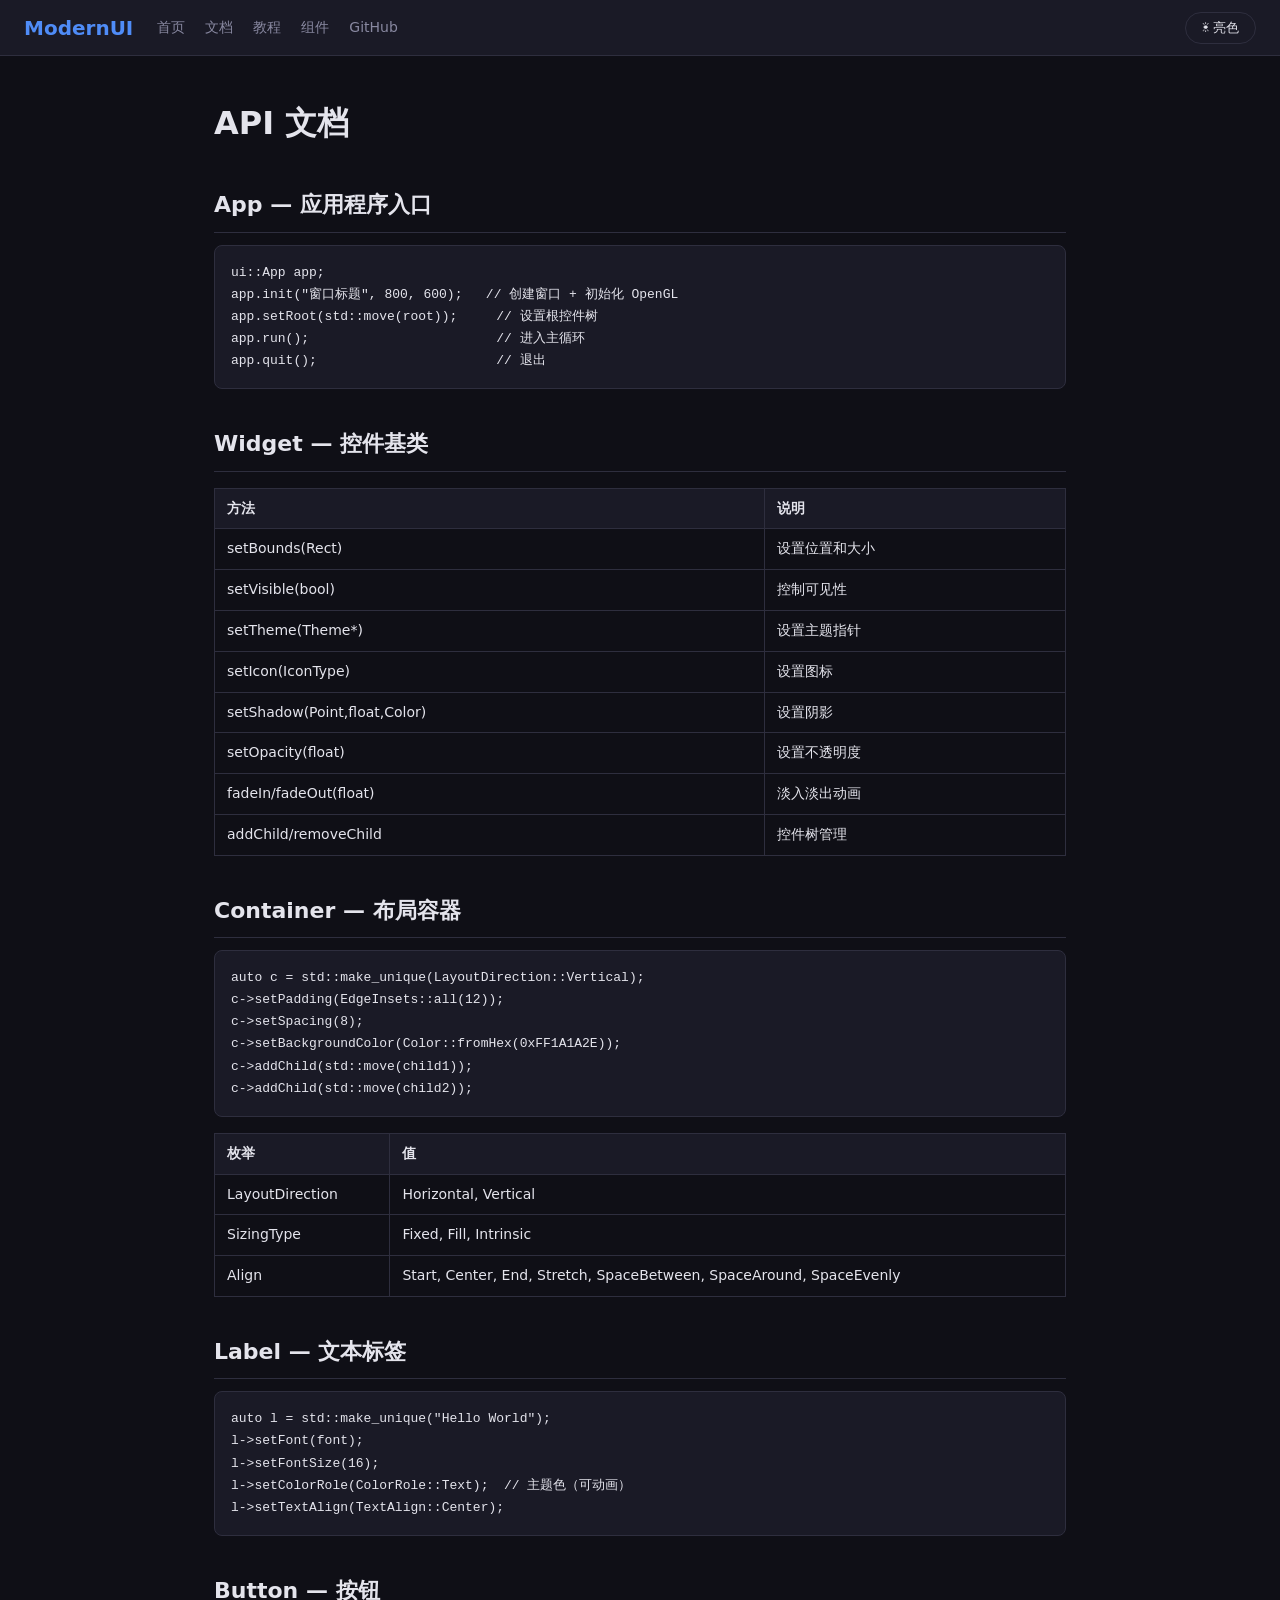
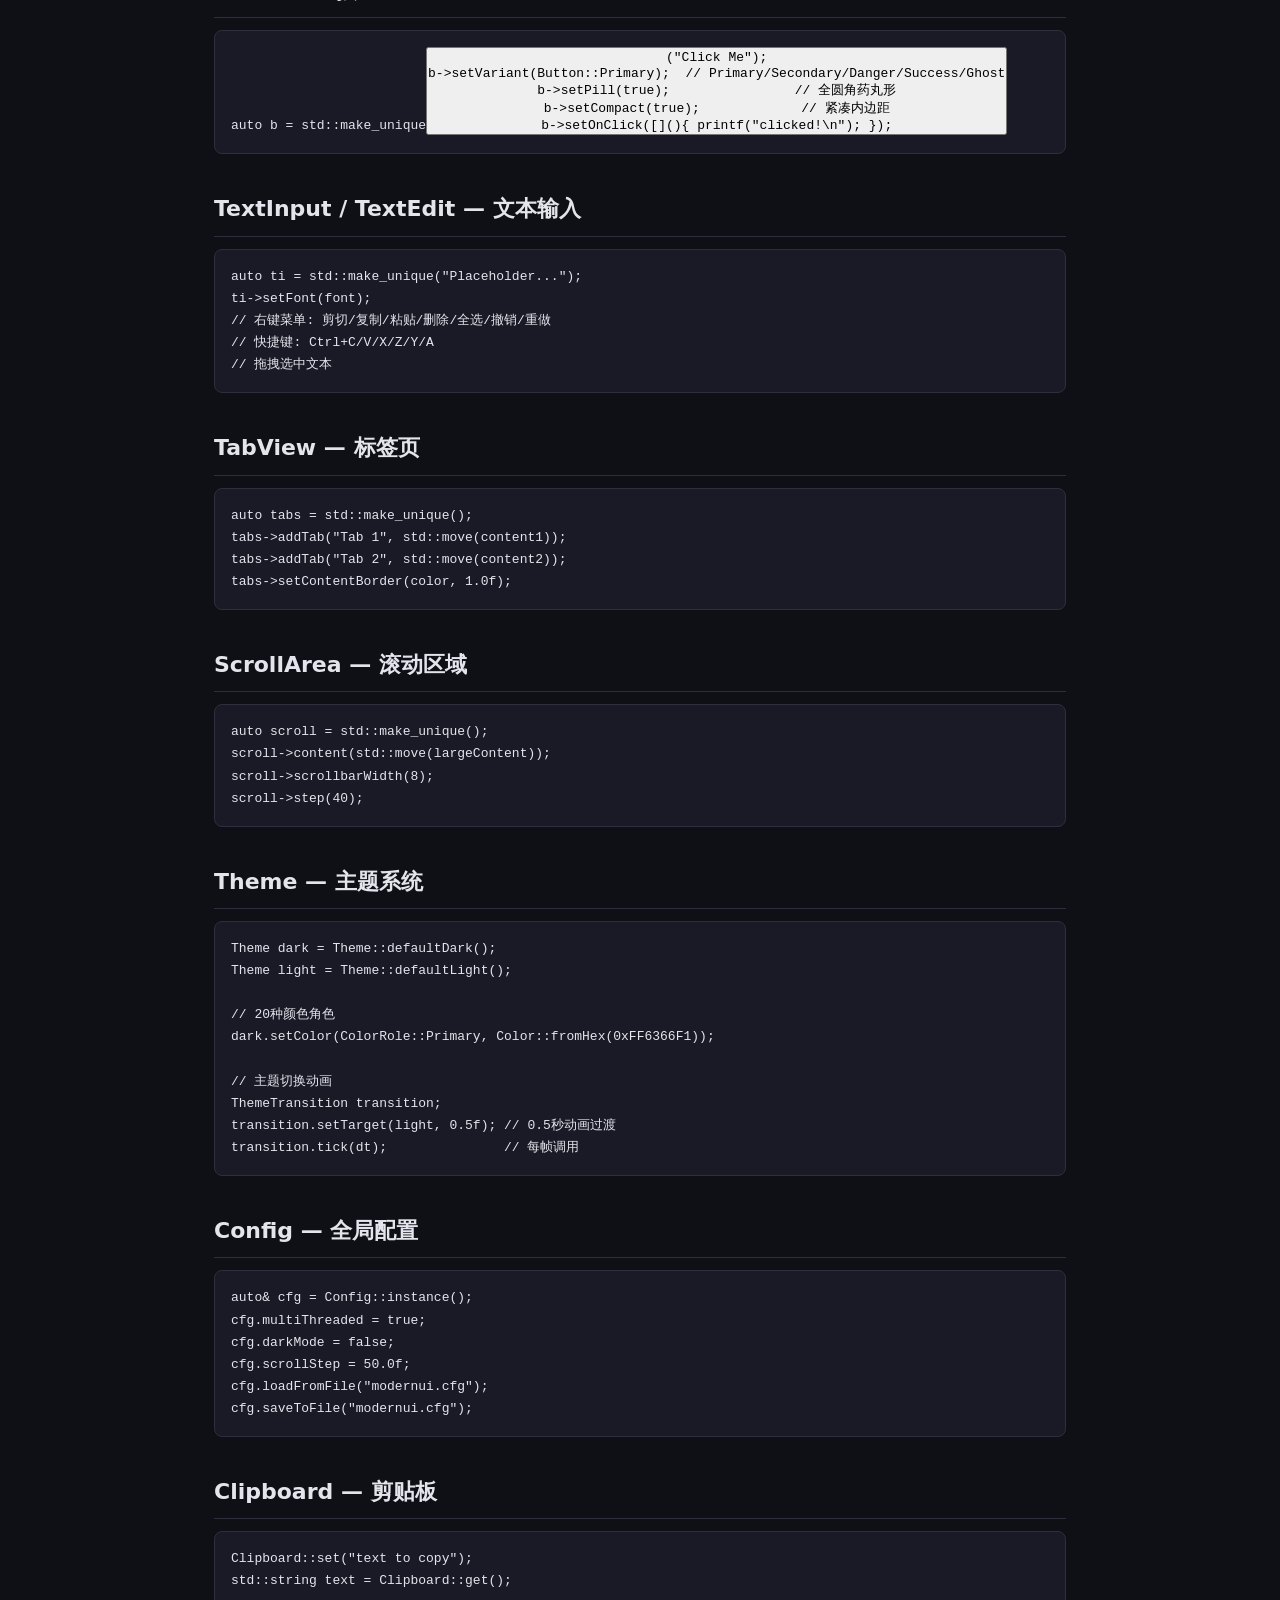
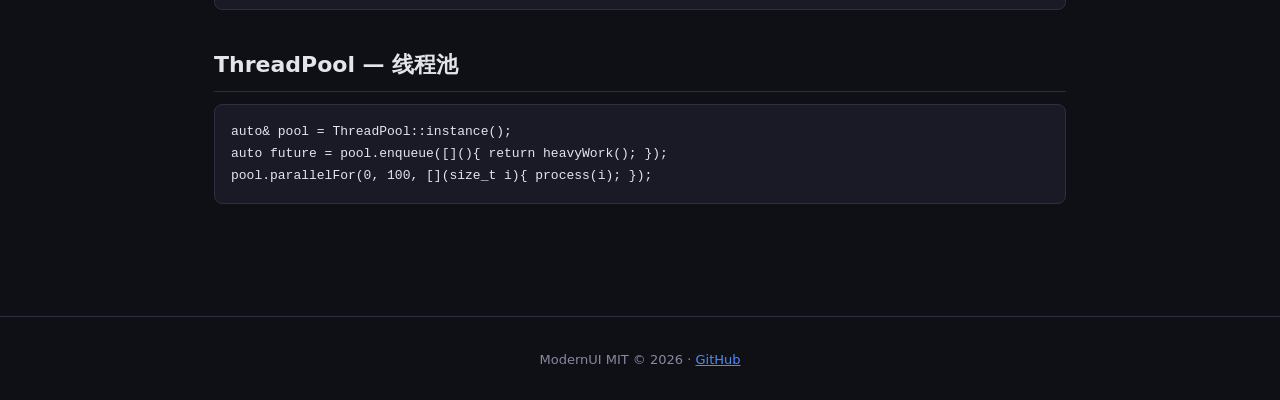
<file: docs/docs.html>
<!DOCTYPE html>
<html lang="zh-CN">
<head><meta charset="UTF-8"><meta name="viewport" content="width=device-width,initial-scale=1.0"><title>文档 — ModernUI</title>
<style>:root{--bg:#0F0F16;--surface:#1A1A26;--border:#2E2E3E;--text:#E4E4EC;--text2:#8888A0;--primary:#4F8CF7;--radius:8px;--transition:0.4s}[data-theme="light"]{--bg:#F8FAFC;--surface:#fff;--border:#CBD5E1;--text:#0F172A;--text2:#475569;--primary:#3B82F6}*{margin:0;padding:0;box-sizing:border-box;transition:background var(--transition),color var(--transition),border var(--transition)}body{font-family:'Segoe UI',system-ui,sans-serif;background:var(--bg);color:var(--text);line-height:1.7}a{color:var(--primary)}nav{background:var(--surface);border-bottom:1px solid var(--border);padding:0 24px;display:flex;align-items:center;height:56px;gap:24px;position:sticky;top:0;z-index:100}nav .logo{font-size:20px;font-weight:700;color:var(--primary)}nav .links{display:flex;gap:20px;flex:1}nav .links a{color:var(--text2);font-size:14px;font-weight:500;text-decoration:none}nav .links a:hover{color:var(--text)}nav .theme-btn{background:var(--surface);border:1px solid var(--border);color:var(--text);padding:6px 16px;border-radius:20px;cursor:pointer;font-size:13px}.content{max-width:900px;margin:0 auto;padding:40px 24px}h1{font-size:32px;margin-bottom:8px}h2{font-size:22px;margin:36px 0 12px;padding-bottom:8px;border-bottom:1px solid var(--border)}h3{font-size:17px;margin:20px 0 8px}p{margin:8px 0}code{background:var(--surface);border:1px solid var(--border);border-radius:4px;padding:2px 6px;font-size:13px}pre{background:var(--surface);border:1px solid var(--border);border-radius:var(--radius);padding:16px;overflow-x:auto;margin:12px 0}pre code{background:none;border:none;padding:0}table{width:100%;border-collapse:collapse;margin:16px 0}th,td{border:1px solid var(--border);padding:8px 12px;text-align:left;font-size:14px}th{background:var(--surface)}</style></head>
<body>
<nav><div class="logo">ModernUI</div><div class="links"><a href="index.html">首页</a><a href="docs.html">文档</a><a href="tutorial.html">教程</a><a href="components.html">组件</a><a href="https://github.com/PogiePop/modern-ui">GitHub</a></div><button class="theme-btn" onclick="toggleTheme()" id="tbtn">☀ 亮色</button></nav>

<div class="content">
<h1>API 文档</h1>

<h2>App — 应用程序入口</h2>
<pre><code>ui::App app;
app.init("窗口标题", 800, 600);   // 创建窗口 + 初始化 OpenGL
app.setRoot(std::move(root));     // 设置根控件树
app.run();                        // 进入主循环
app.quit();                       // 退出</code></pre>

<h2>Widget — 控件基类</h2>
<table><tr><th>方法</th><th>说明</th></tr>
<tr><td>setBounds(Rect)</td><td>设置位置和大小</td></tr>
<tr><td>setVisible(bool)</td><td>控制可见性</td></tr>
<tr><td>setTheme(Theme*)</td><td>设置主题指针</td></tr>
<tr><td>setIcon(IconType)</td><td>设置图标</td></tr>
<tr><td>setShadow(Point,float,Color)</td><td>设置阴影</td></tr>
<tr><td>setOpacity(float)</td><td>设置不透明度</td></tr>
<tr><td>fadeIn/fadeOut(float)</td><td>淡入淡出动画</td></tr>
<tr><td>addChild/removeChild</td><td>控件树管理</td></tr></table>

<h2>Container — 布局容器</h2>
<pre><code>auto c = std::make_unique<Container>(LayoutDirection::Vertical);
c->setPadding(EdgeInsets::all(12));
c->setSpacing(8);
c->setBackgroundColor(Color::fromHex(0xFF1A1A2E));
c->addChild(std::move(child1));
c->addChild(std::move(child2));</code></pre>
<table><tr><th>枚举</th><th>值</th></tr><tr><td>LayoutDirection</td><td>Horizontal, Vertical</td></tr><tr><td>SizingType</td><td>Fixed, Fill, Intrinsic</td></tr><tr><td>Align</td><td>Start, Center, End, Stretch, SpaceBetween, SpaceAround, SpaceEvenly</td></tr></table>

<h2>Label — 文本标签</h2>
<pre><code>auto l = std::make_unique<Label>("Hello World");
l->setFont(font);
l->setFontSize(16);
l->setColorRole(ColorRole::Text);  // 主题色（可动画）
l->setTextAlign(TextAlign::Center);</code></pre>

<h2>Button — 按钮</h2>
<pre><code>auto b = std::make_unique<Button>("Click Me");
b->setVariant(Button::Primary);  // Primary/Secondary/Danger/Success/Ghost
b->setPill(true);                // 全圆角药丸形
b->setCompact(true);             // 紧凑内边距
b->setOnClick([](){ printf("clicked!\n"); });</code></pre>

<h2>TextInput / TextEdit — 文本输入</h2>
<pre><code>auto ti = std::make_unique<TextInput>("Placeholder...");
ti->setFont(font);
// 右键菜单: 剪切/复制/粘贴/删除/全选/撤销/重做
// 快捷键: Ctrl+C/V/X/Z/Y/A
// 拖拽选中文本</code></pre>

<h2>TabView — 标签页</h2>
<pre><code>auto tabs = std::make_unique<TabView>();
tabs->addTab("Tab 1", std::move(content1));
tabs->addTab("Tab 2", std::move(content2));
tabs->setContentBorder(color, 1.0f);</code></pre>

<h2>ScrollArea — 滚动区域</h2>
<pre><code>auto scroll = std::make_unique<ScrollArea>();
scroll->content(std::move(largeContent));
scroll->scrollbarWidth(8);
scroll->step(40);</code></pre>

<h2>Theme — 主题系统</h2>
<pre><code>Theme dark = Theme::defaultDark();
Theme light = Theme::defaultLight();

// 20种颜色角色
dark.setColor(ColorRole::Primary, Color::fromHex(0xFF6366F1));

// 主题切换动画
ThemeTransition transition;
transition.setTarget(light, 0.5f); // 0.5秒动画过渡
transition.tick(dt);               // 每帧调用</code></pre>

<h2>Config — 全局配置</h2>
<pre><code>auto& cfg = Config::instance();
cfg.multiThreaded = true;
cfg.darkMode = false;
cfg.scrollStep = 50.0f;
cfg.loadFromFile("modernui.cfg");
cfg.saveToFile("modernui.cfg");</code></pre>

<h2>Clipboard — 剪贴板</h2>
<pre><code>Clipboard::set("text to copy");
std::string text = Clipboard::get();</code></pre>

<h2>ThreadPool — 线程池</h2>
<pre><code>auto& pool = ThreadPool::instance();
auto future = pool.enqueue([](){ return heavyWork(); });
pool.parallelFor(0, 100, [](size_t i){ process(i); });</code></pre>

</div>

<footer style="border-top:1px solid var(--border);padding:32px;text-align:center;color:var(--text2);font-size:13px;margin-top:60px">ModernUI MIT &copy; 2026 · <a href="https://github.com/PogiePop/modern-ui">GitHub</a></footer>
<script>function toggleTheme(){var h=document.documentElement;var d=h.getAttribute('data-theme')!=='light';h.setAttribute('data-theme',d?'light':'');document.getElementById('tbtn').textContent=d?'☾ 暗色':'☀ 亮色';localStorage.setItem('theme',d?'light':'dark')}(function(){if(localStorage.getItem('theme')==='light'){document.documentElement.setAttribute('data-theme','light');document.getElementById('tbtn').textContent='☾ 暗色'}})();</script>
</body></html>
</file>
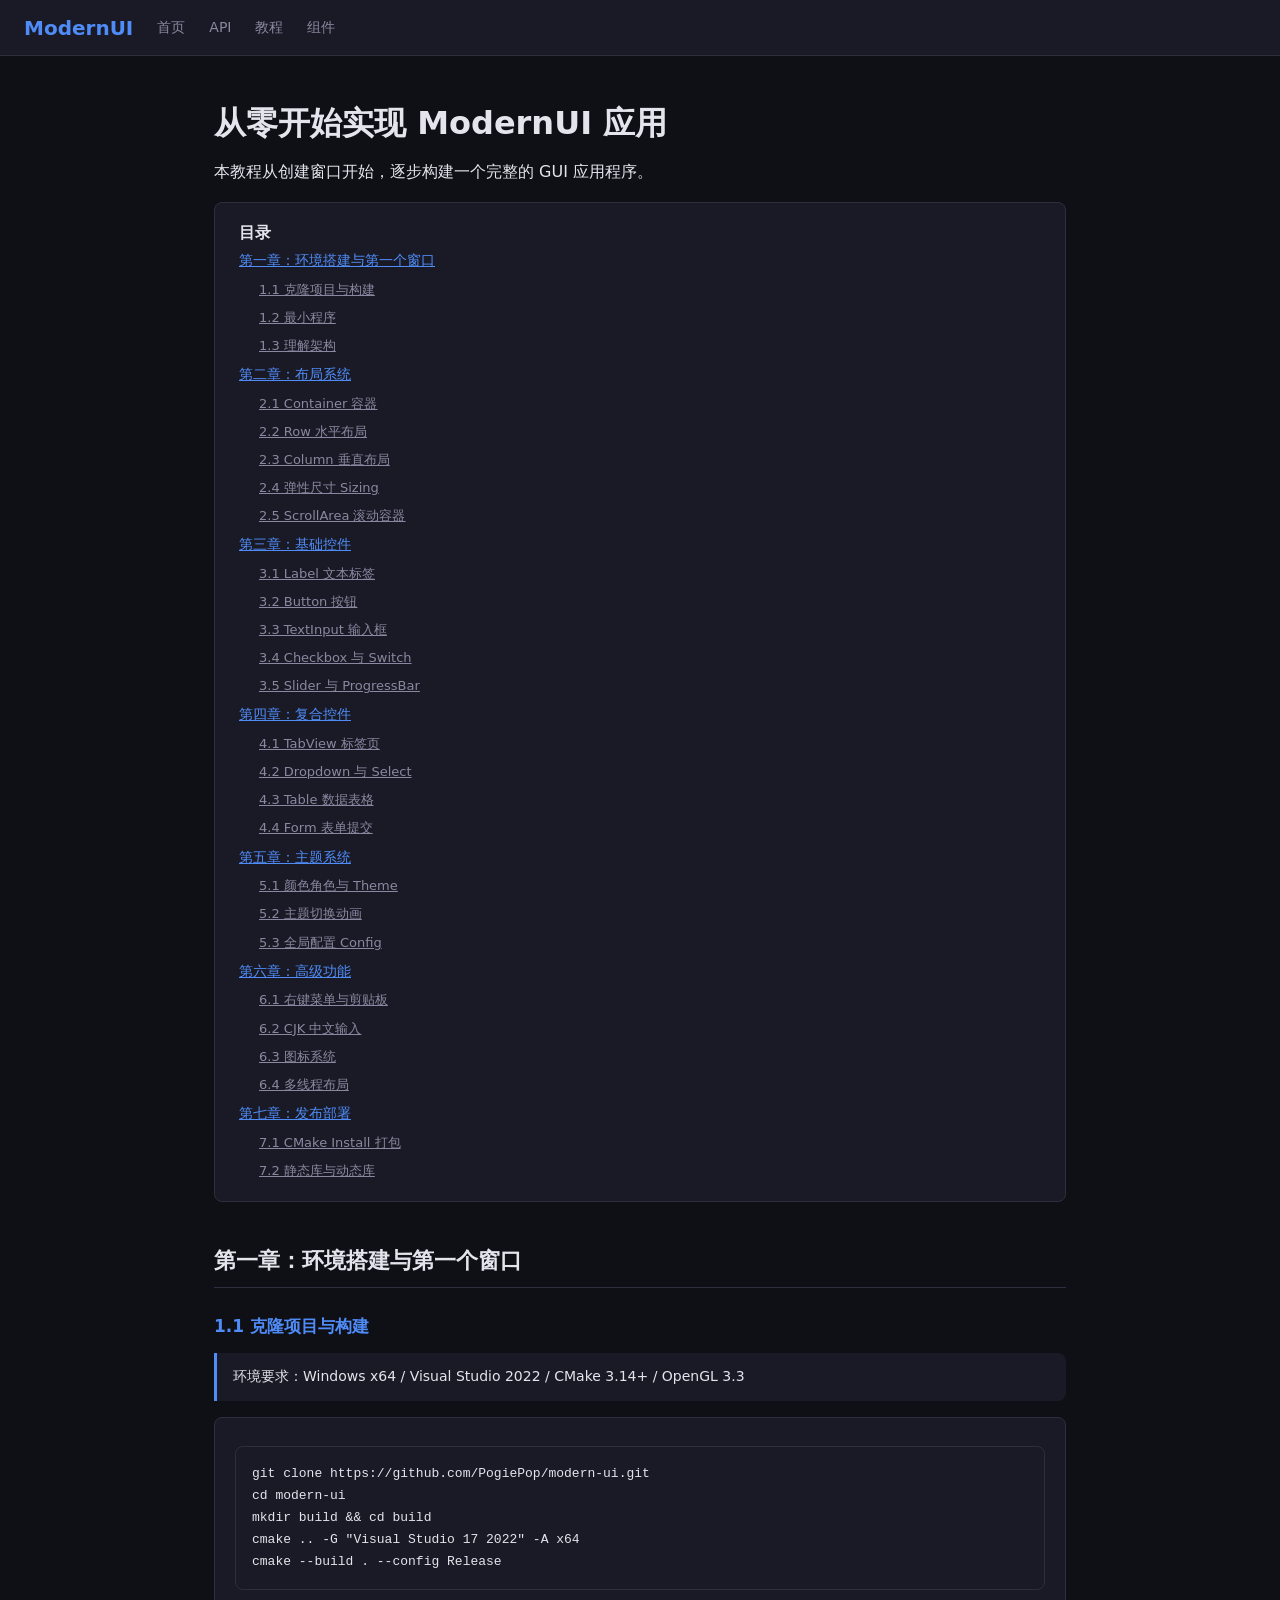
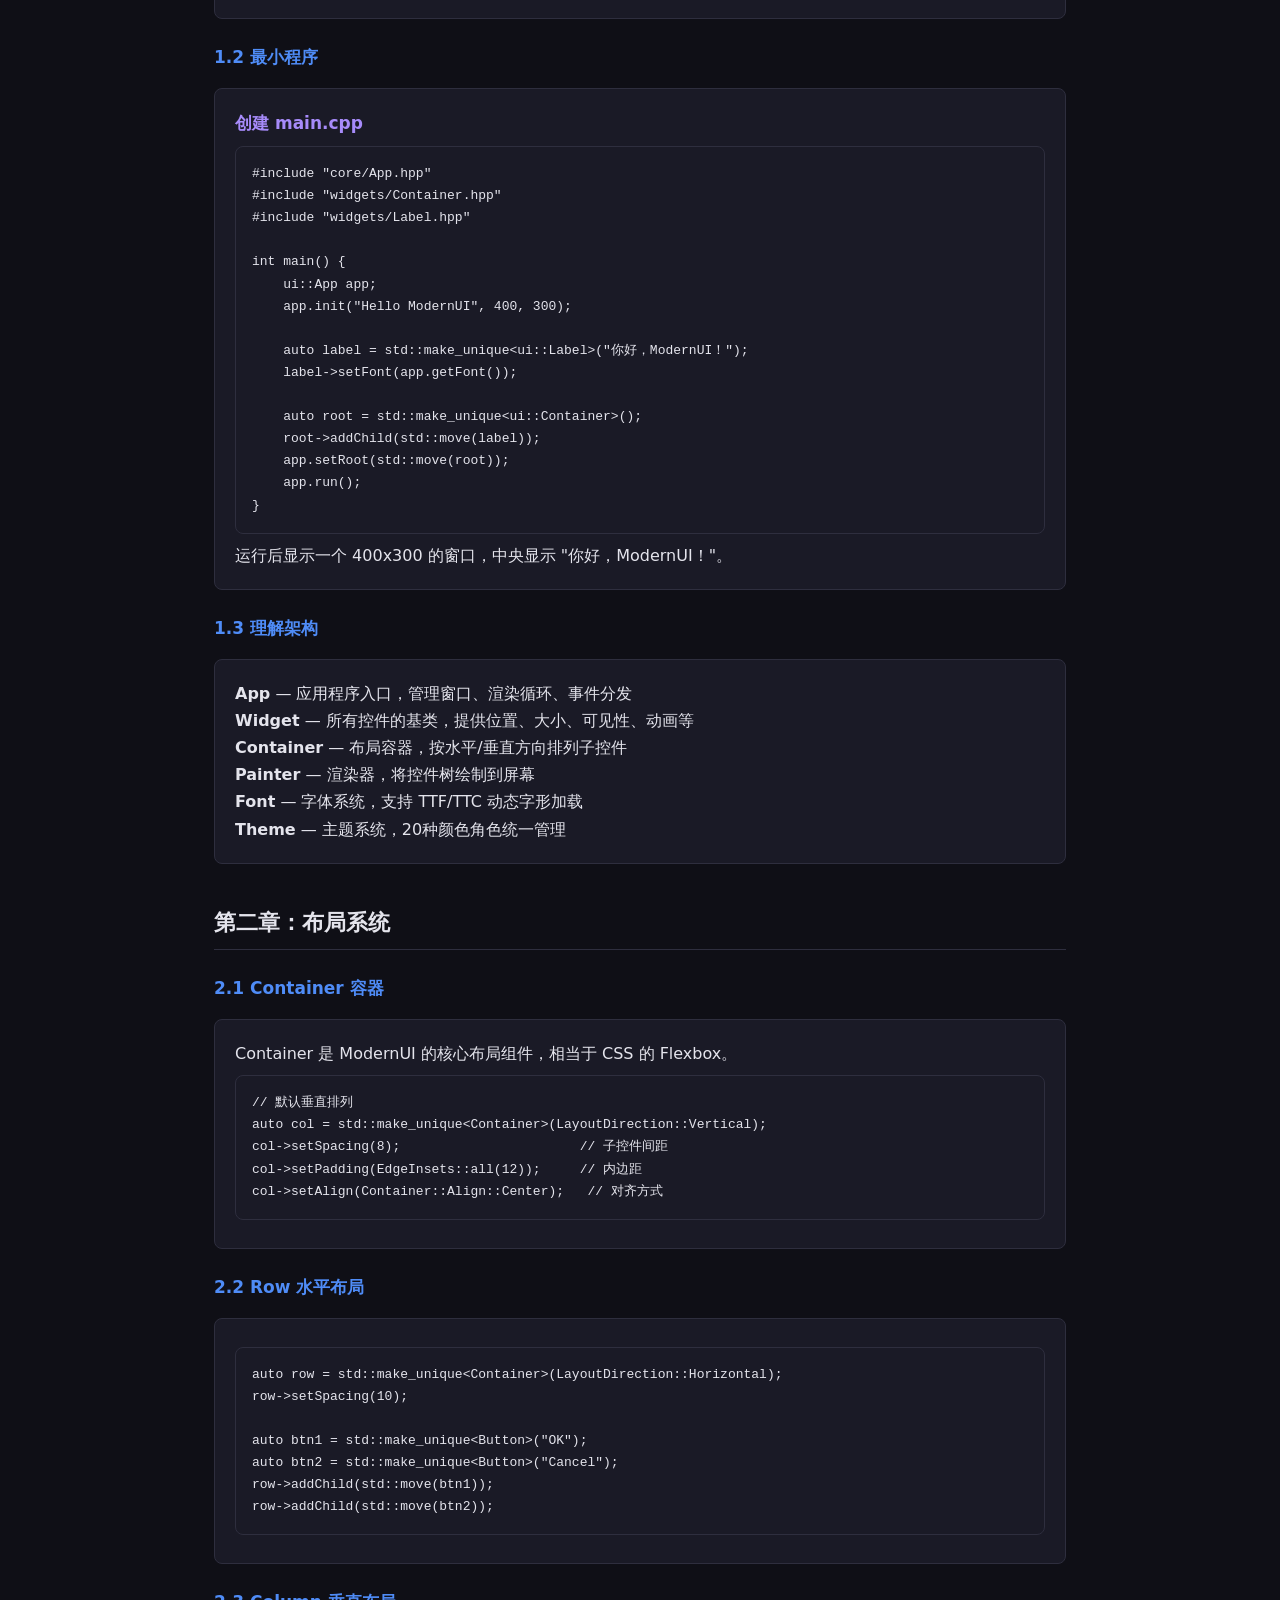
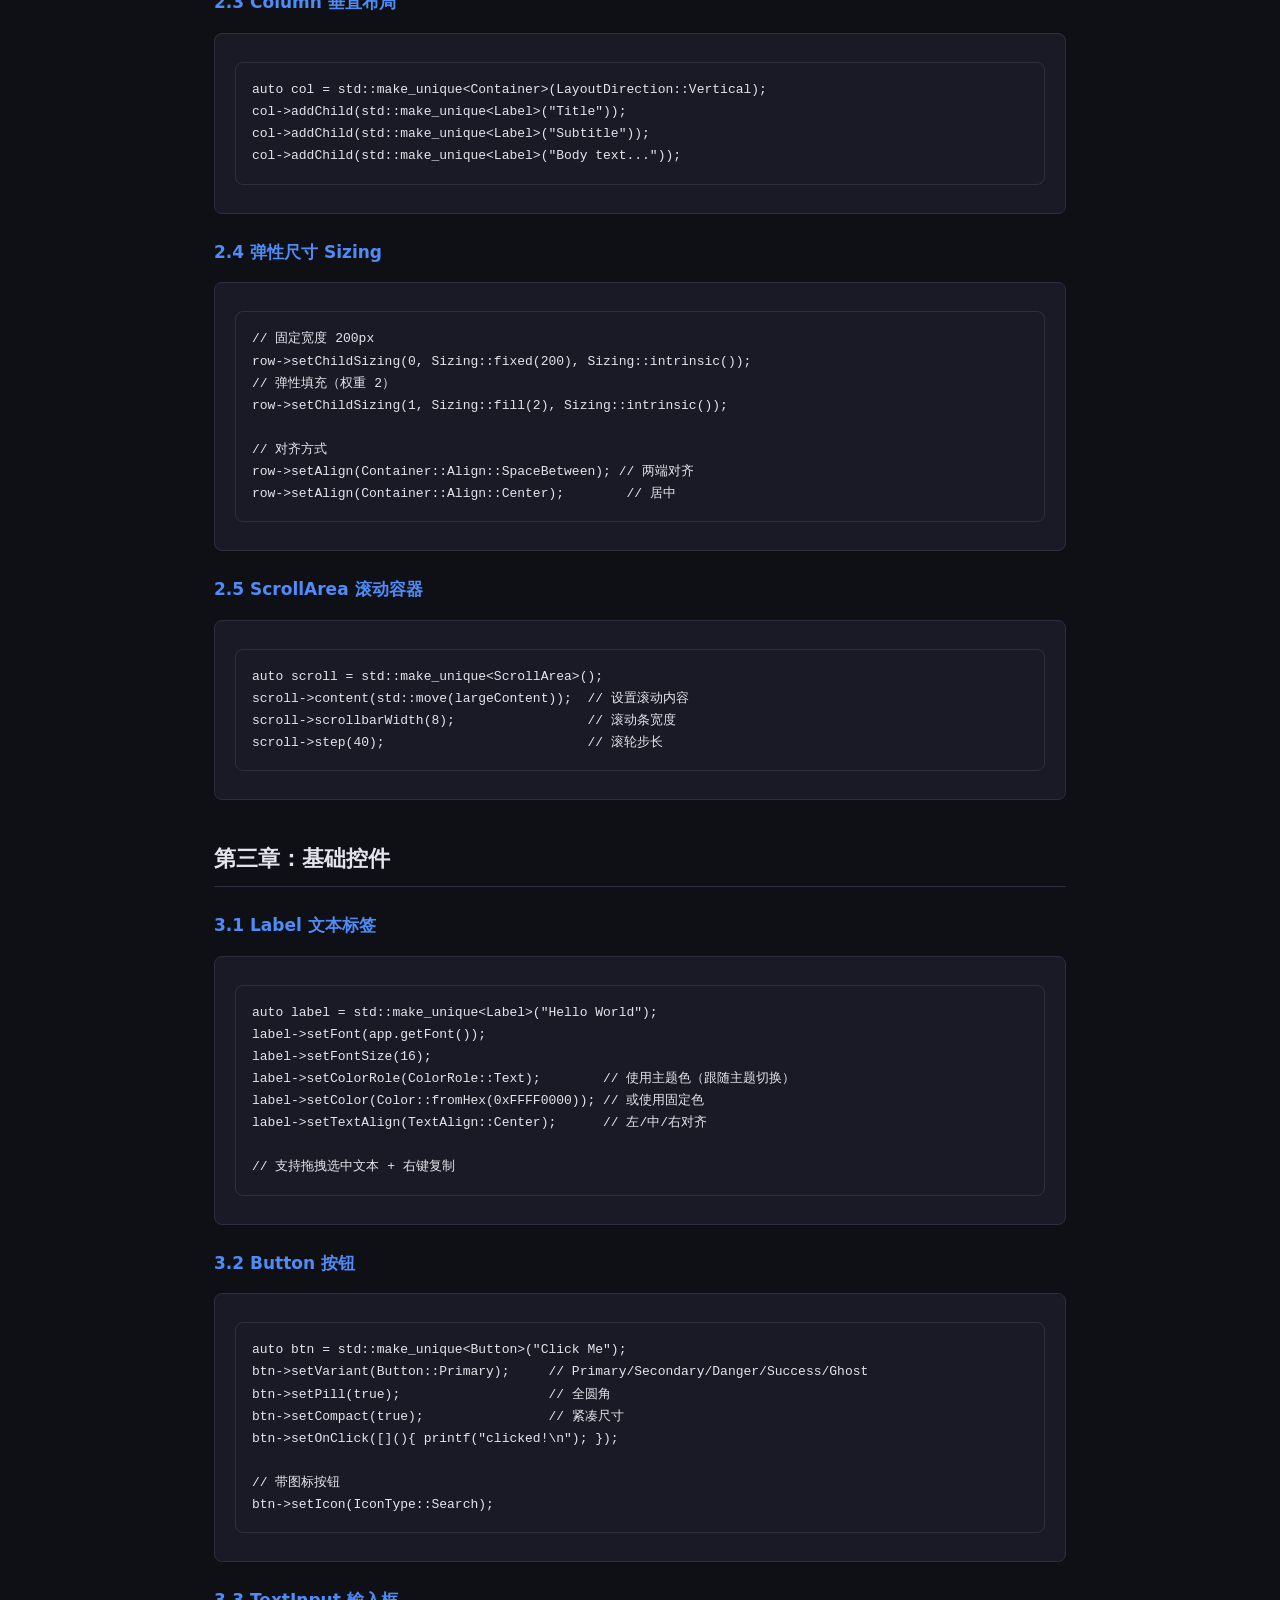
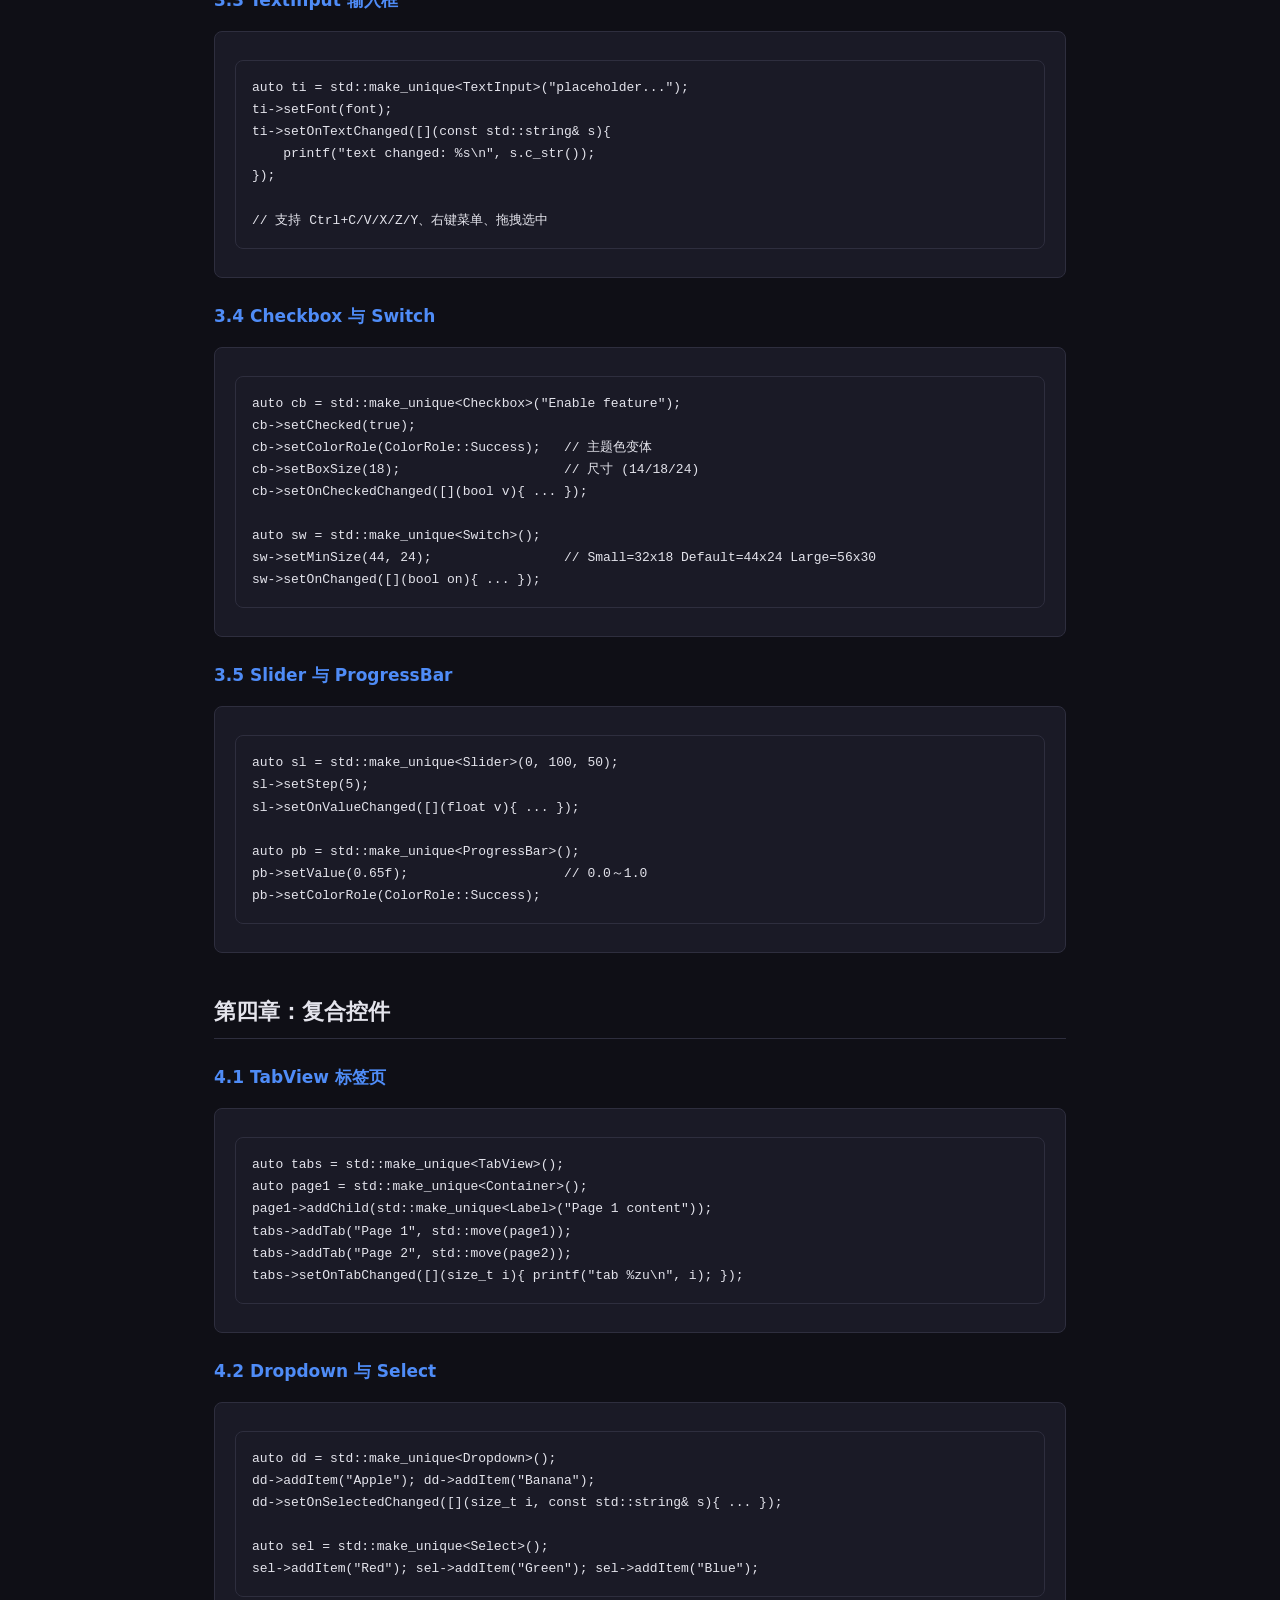
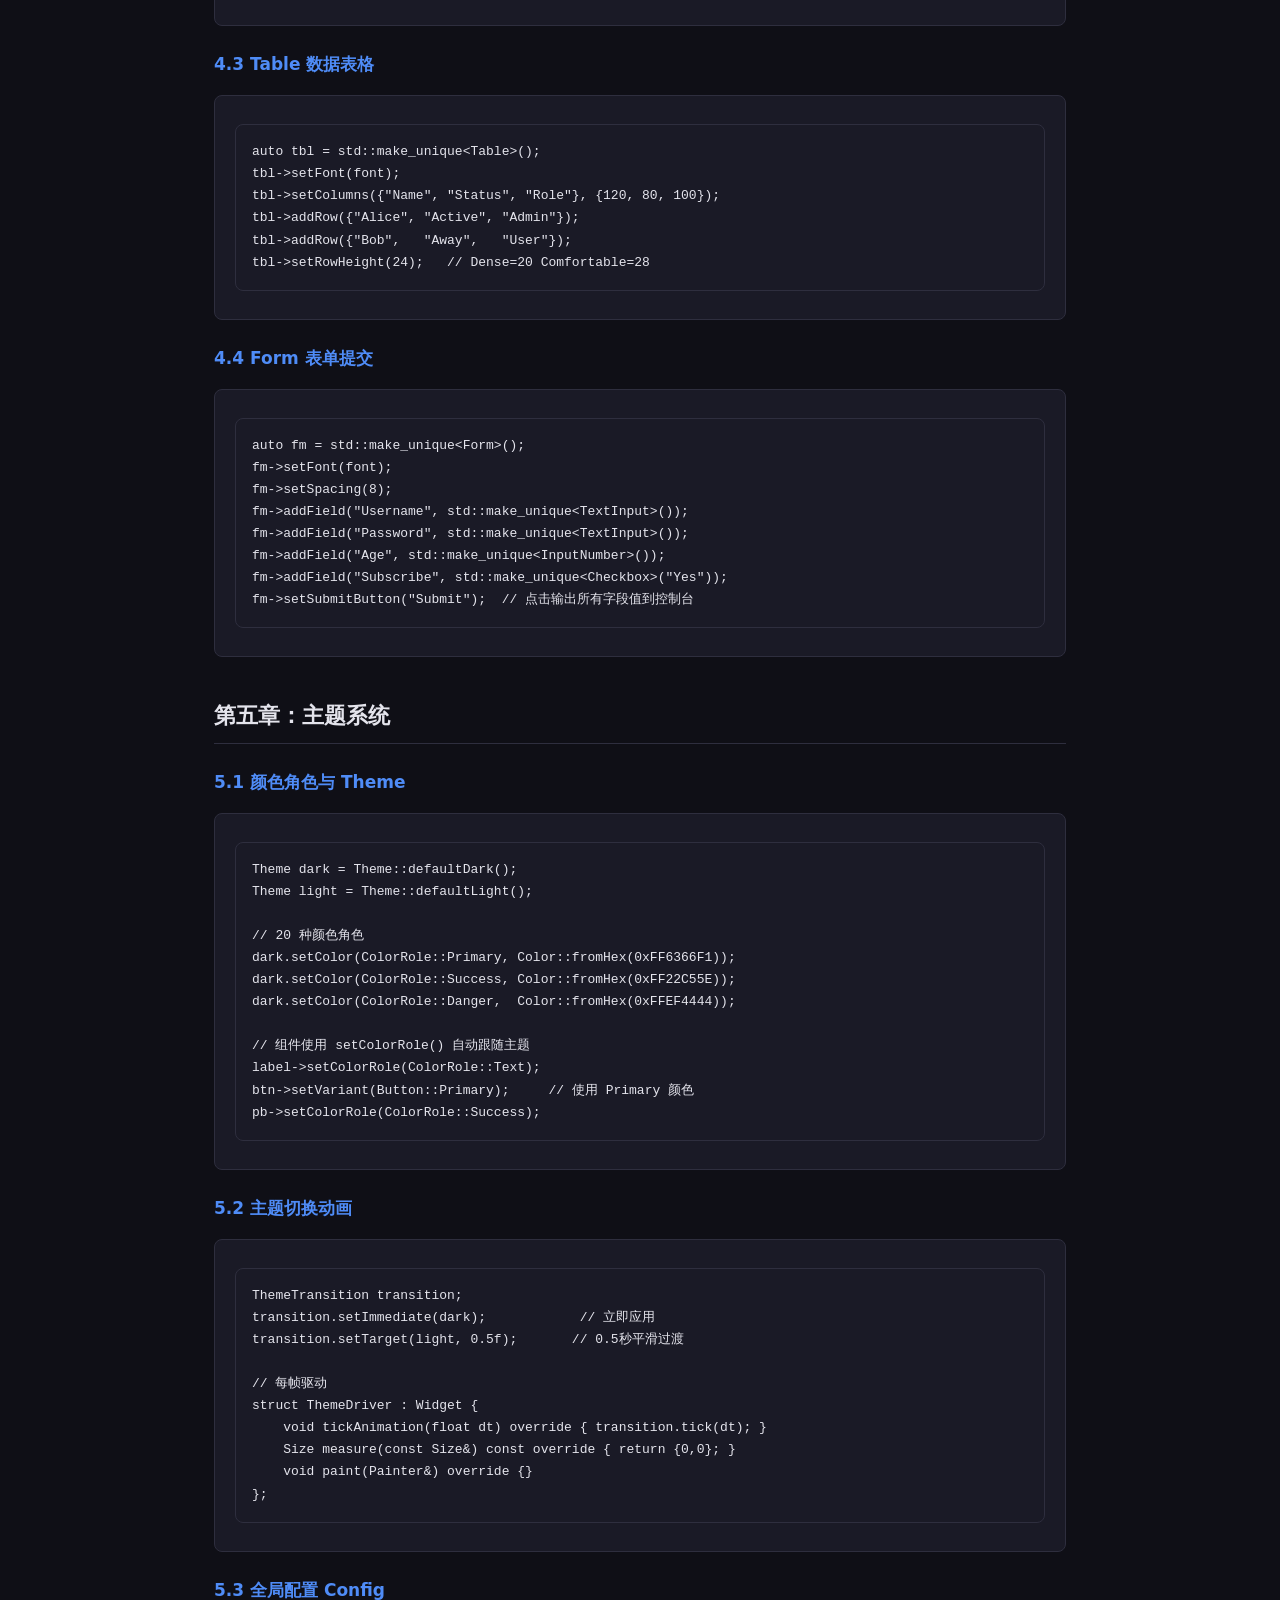
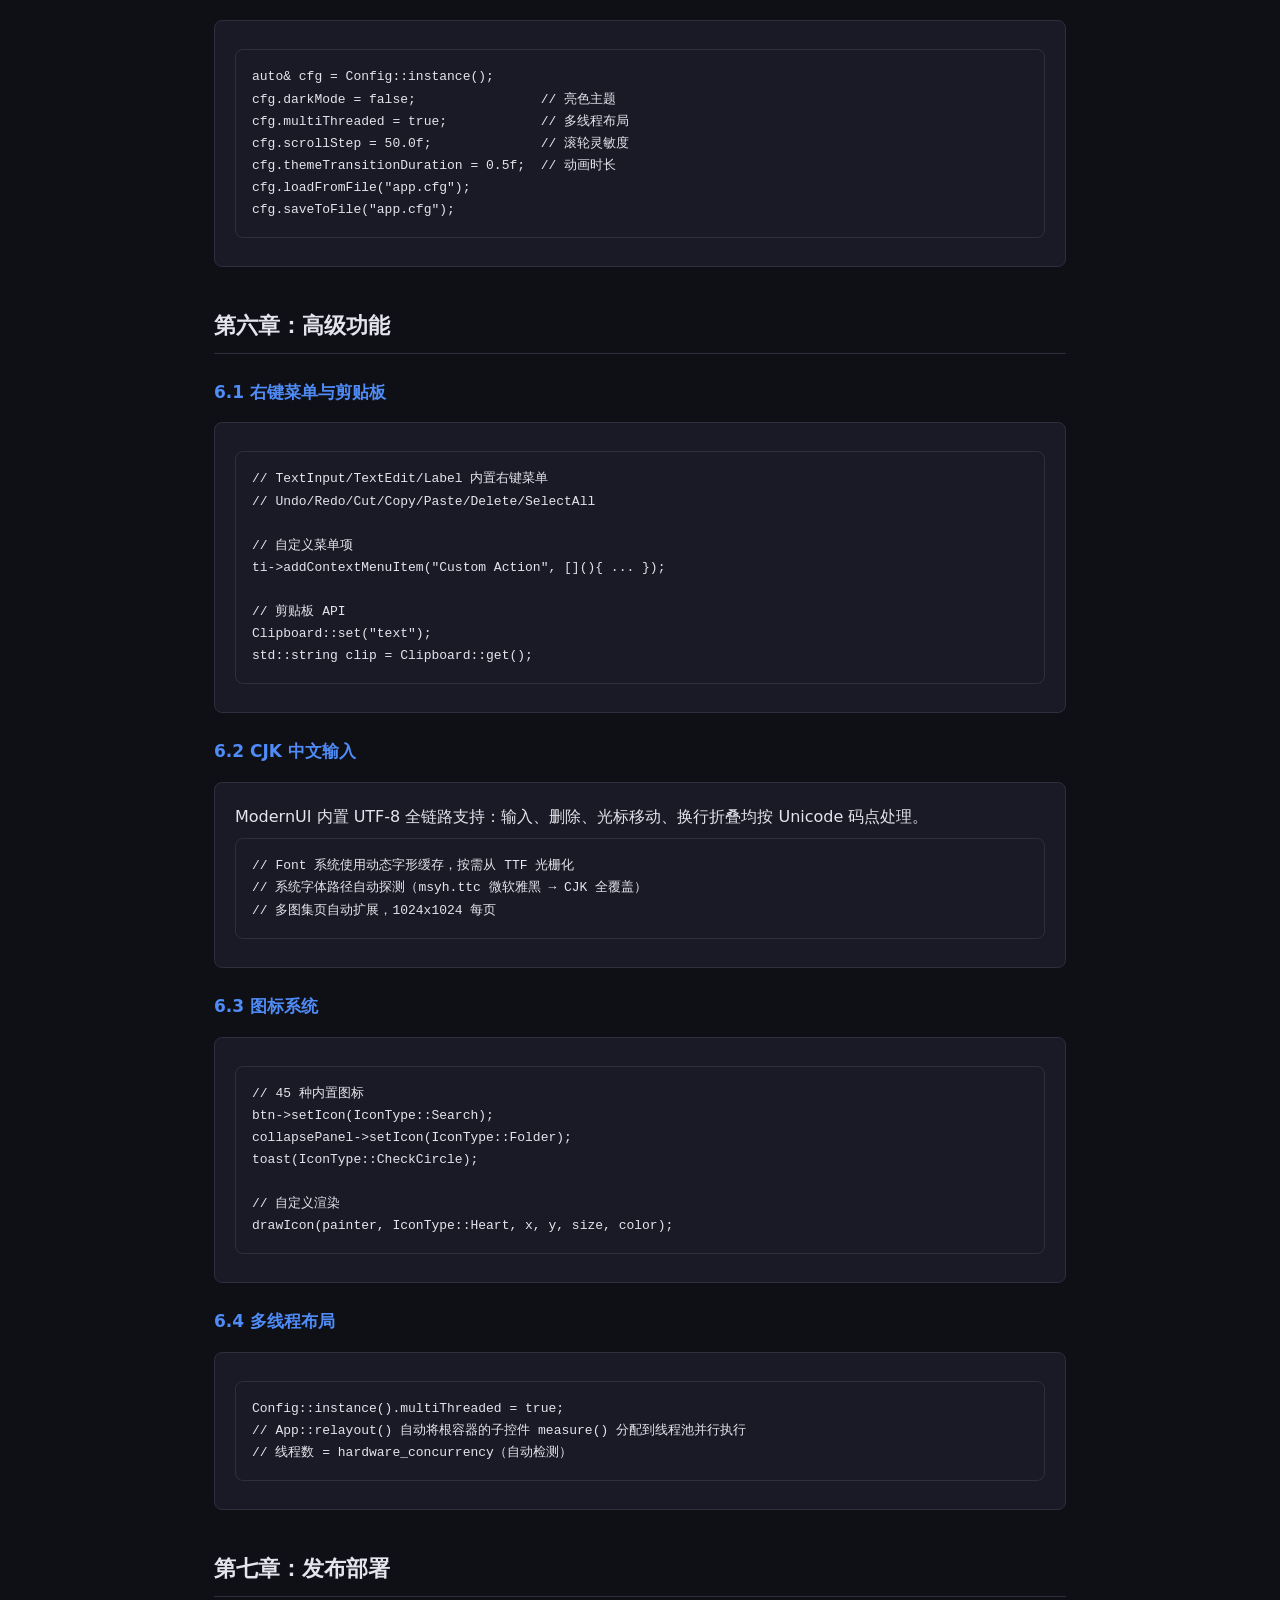
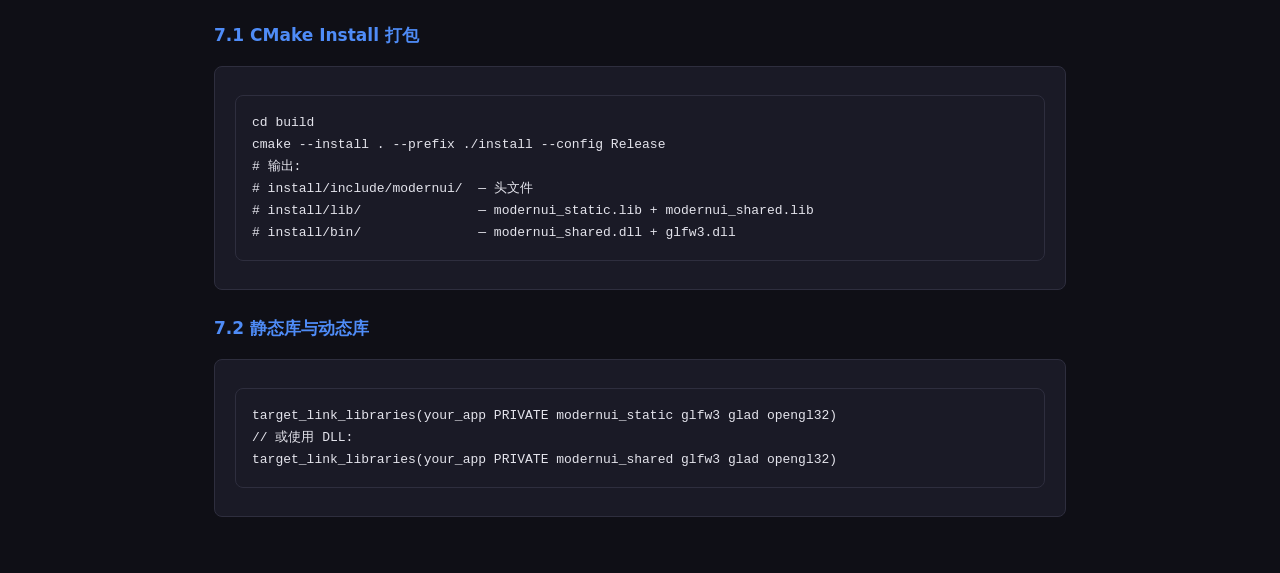
<file: docs/tutorial.html>
<!DOCTYPE html><html lang="zh-CN"><head><meta charset="UTF-8"><meta name="viewport" content="width=device-width,initial-scale=1.0"><title>入门教程 — ModernUI</title>
<style>:root{--bg:#0F0F16;--s:#1A1A26;--b:#2E2E3E;--t:#E4E4EC;--t2:#8888A0;--p:#4F8CF7;--a:#A78BFA;--r:8px}[data-theme="light"]{--bg:#F8FAFC;--s:#fff;--b:#CBD5E1;--t:#0F172A;--t2:#475569;--p:#3B82F6;--a:#8B5CF6}*{margin:0;padding:0;box-sizing:border-box;transition:background .4s,color .4s,border .4s}body{font-family:system-ui,sans-serif;background:var(--bg);color:var(--t);line-height:1.7}a{color:var(--p)}nav{background:var(--s);border-bottom:1px solid var(--b);padding:0 24px;display:flex;align-items:center;height:56px;gap:24px;position:sticky;top:0;z-index:100}nav .logo{font-size:20px;font-weight:700;color:var(--p)}nav a{color:var(--t2);font-size:14px;font-weight:500;text-decoration:none}nav a:hover{color:var(--t)}.wrap{max-width:900px;margin:0 auto;padding:40px 24px}h1{font-size:32px;margin-bottom:8px}h2{font-size:22px;margin:40px 0 16px;border-bottom:1px solid var(--b);padding-bottom:8px}h3{font-size:17px;margin:24px 0 8px;color:var(--p)}.toc{background:var(--s);border:1px solid var(--b);border-radius:var(--r);padding:16px 24px;margin:16px 0}.toc a{display:block;font-size:14px;padding:3px 0}.toc .l2{padding-left:20px;font-size:13px;color:var(--t2)}.step{background:var(--s);border:1px solid var(--b);border-radius:var(--r);padding:20px;margin:16px 0}.step h3{margin-top:0;color:var(--a)}pre{background:var(--s);border:1px solid var(--b);border-radius:var(--r);padding:16px;overflow-x:auto;margin:8px 0;font-size:13px}code{font-size:13px;background:var(--s);border:1px solid var(--b);border-radius:4px;padding:1px 5px}pre code{background:none;border:none;padding:0}.note{background:var(--s);border-left:3px solid var(--p);padding:12px 16px;margin:12px 0;border-radius:0 var(--r) var(--r) 0;font-size:14px}</style></head><body>
<nav><div class="logo">ModernUI</div><a href="index.html">首页</a><a href="api.html">API</a><a href="tutorial.html">教程</a><a href="components.html">组件</a></nav>

<div class="wrap">
<h1>从零开始实现 ModernUI 应用</h1>
<p>本教程从创建窗口开始，逐步构建一个完整的 GUI 应用程序。</p>

<div class="toc">
<strong>目录</strong>
<a href="#ch1">第一章：环境搭建与第一个窗口</a>
<a href="#ch1-1" class="l2">1.1 克隆项目与构建</a>
<a href="#ch1-2" class="l2">1.2 最小程序</a>
<a href="#ch1-3" class="l2">1.3 理解架构</a>
<a href="#ch2">第二章：布局系统</a>
<a href="#ch2-1" class="l2">2.1 Container 容器</a>
<a href="#ch2-2" class="l2">2.2 Row 水平布局</a>
<a href="#ch2-3" class="l2">2.3 Column 垂直布局</a>
<a href="#ch2-4" class="l2">2.4 弹性尺寸 Sizing</a>
<a href="#ch2-5" class="l2">2.5 ScrollArea 滚动容器</a>
<a href="#ch3">第三章：基础控件</a>
<a href="#ch3-1" class="l2">3.1 Label 文本标签</a>
<a href="#ch3-2" class="l2">3.2 Button 按钮</a>
<a href="#ch3-3" class="l2">3.3 TextInput 输入框</a>
<a href="#ch3-4" class="l2">3.4 Checkbox 与 Switch</a>
<a href="#ch3-5" class="l2">3.5 Slider 与 ProgressBar</a>
<a href="#ch4">第四章：复合控件</a>
<a href="#ch4-1" class="l2">4.1 TabView 标签页</a>
<a href="#ch4-2" class="l2">4.2 Dropdown 与 Select</a>
<a href="#ch4-3" class="l2">4.3 Table 数据表格</a>
<a href="#ch4-4" class="l2">4.4 Form 表单提交</a>
<a href="#ch5">第五章：主题系统</a>
<a href="#ch5-1" class="l2">5.1 颜色角色与 Theme</a>
<a href="#ch5-2" class="l2">5.2 主题切换动画</a>
<a href="#ch5-3" class="l2">5.3 全局配置 Config</a>
<a href="#ch6">第六章：高级功能</a>
<a href="#ch6-1" class="l2">6.1 右键菜单与剪贴板</a>
<a href="#ch6-2" class="l2">6.2 CJK 中文输入</a>
<a href="#ch6-3" class="l2">6.3 图标系统</a>
<a href="#ch6-4" class="l2">6.4 多线程布局</a>
<a href="#ch7">第七章：发布部署</a>
<a href="#ch7-1" class="l2">7.1 CMake Install 打包</a>
<a href="#ch7-2" class="l2">7.2 静态库与动态库</a>
</div>

<!-- Chapter 1 -->
<h2 id="ch1">第一章：环境搭建与第一个窗口</h2>

<h3 id="ch1-1">1.1 克隆项目与构建</h3>
<div class="note">环境要求：Windows x64 / Visual Studio 2022 / CMake 3.14+ / OpenGL 3.3</div>
<div class="step">
<pre><code>git clone https://github.com/PogiePop/modern-ui.git
cd modern-ui
mkdir build && cd build
cmake .. -G "Visual Studio 17 2022" -A x64
cmake --build . --config Release</code></pre>
</div>

<h3 id="ch1-2">1.2 最小程序</h3>
<div class="step">
<h3>创建 main.cpp</h3>
<pre><code>#include "core/App.hpp"
#include "widgets/Container.hpp"
#include "widgets/Label.hpp"

int main() {
    ui::App app;
    app.init("Hello ModernUI", 400, 300);

    auto label = std::make_unique&lt;ui::Label&gt;("你好，ModernUI！");
    label->setFont(app.getFont());

    auto root = std::make_unique&lt;ui::Container&gt;();
    root->addChild(std::move(label));
    app.setRoot(std::move(root));
    app.run();
}</code></pre>
<p>运行后显示一个 400x300 的窗口，中央显示 "你好，ModernUI！"。</p>
</div>

<h3 id="ch1-3">1.3 理解架构</h3>
<div class="step">
<p><strong>App</strong> — 应用程序入口，管理窗口、渲染循环、事件分发</p>
<p><strong>Widget</strong> — 所有控件的基类，提供位置、大小、可见性、动画等</p>
<p><strong>Container</strong> — 布局容器，按水平/垂直方向排列子控件</p>
<p><strong>Painter</strong> — 渲染器，将控件树绘制到屏幕</p>
<p><strong>Font</strong> — 字体系统，支持 TTF/TTC 动态字形加载</p>
<p><strong>Theme</strong> — 主题系统，20种颜色角色统一管理</p>
</div>

<!-- Chapter 2 -->
<h2 id="ch2">第二章：布局系统</h2>

<h3 id="ch2-1">2.1 Container 容器</h3>
<div class="step">
<p>Container 是 ModernUI 的核心布局组件，相当于 CSS 的 Flexbox。</p>
<pre><code>// 默认垂直排列
auto col = std::make_unique&lt;Container&gt;(LayoutDirection::Vertical);
col->setSpacing(8);                       // 子控件间距
col->setPadding(EdgeInsets::all(12));     // 内边距
col->setAlign(Container::Align::Center);   // 对齐方式</code></pre>
</div>

<h3 id="ch2-2">2.2 Row 水平布局</h3>
<div class="step">
<pre><code>auto row = std::make_unique&lt;Container&gt;(LayoutDirection::Horizontal);
row->setSpacing(10);

auto btn1 = std::make_unique&lt;Button&gt;("OK");
auto btn2 = std::make_unique&lt;Button&gt;("Cancel");
row->addChild(std::move(btn1));
row->addChild(std::move(btn2));</code></pre>
</div>

<h3 id="ch2-3">2.3 Column 垂直布局</h3>
<div class="step">
<pre><code>auto col = std::make_unique&lt;Container&gt;(LayoutDirection::Vertical);
col->addChild(std::make_unique&lt;Label&gt;("Title"));
col->addChild(std::make_unique&lt;Label&gt;("Subtitle"));
col->addChild(std::make_unique&lt;Label&gt;("Body text..."));</code></pre>
</div>

<h3 id="ch2-4">2.4 弹性尺寸 Sizing</h3>
<div class="step">
<pre><code>// 固定宽度 200px
row->setChildSizing(0, Sizing::fixed(200), Sizing::intrinsic());
// 弹性填充（权重 2）
row->setChildSizing(1, Sizing::fill(2), Sizing::intrinsic());

// 对齐方式
row->setAlign(Container::Align::SpaceBetween); // 两端对齐
row->setAlign(Container::Align::Center);        // 居中</code></pre>
</div>

<h3 id="ch2-5">2.5 ScrollArea 滚动容器</h3>
<div class="step">
<pre><code>auto scroll = std::make_unique&lt;ScrollArea&gt;();
scroll->content(std::move(largeContent));  // 设置滚动内容
scroll->scrollbarWidth(8);                 // 滚动条宽度
scroll->step(40);                          // 滚轮步长</code></pre>
</div>

<!-- Chapter 3 -->
<h2 id="ch3">第三章：基础控件</h2>

<h3 id="ch3-1">3.1 Label 文本标签</h3>
<div class="step">
<pre><code>auto label = std::make_unique&lt;Label&gt;("Hello World");
label->setFont(app.getFont());
label->setFontSize(16);
label->setColorRole(ColorRole::Text);        // 使用主题色（跟随主题切换）
label->setColor(Color::fromHex(0xFFFF0000)); // 或使用固定色
label->setTextAlign(TextAlign::Center);      // 左/中/右对齐

// 支持拖拽选中文本 + 右键复制</code></pre>
</div>

<h3 id="ch3-2">3.2 Button 按钮</h3>
<div class="step">
<pre><code>auto btn = std::make_unique&lt;Button&gt;("Click Me");
btn->setVariant(Button::Primary);     // Primary/Secondary/Danger/Success/Ghost
btn->setPill(true);                   // 全圆角
btn->setCompact(true);                // 紧凑尺寸
btn->setOnClick([](){ printf("clicked!\n"); });

// 带图标按钮
btn->setIcon(IconType::Search);</code></pre>
</div>

<h3 id="ch3-3">3.3 TextInput 输入框</h3>
<div class="step">
<pre><code>auto ti = std::make_unique&lt;TextInput&gt;("placeholder...");
ti->setFont(font);
ti->setOnTextChanged([](const std::string& s){
    printf("text changed: %s\n", s.c_str());
});

// 支持 Ctrl+C/V/X/Z/Y、右键菜单、拖拽选中</code></pre>
</div>

<h3 id="ch3-4">3.4 Checkbox 与 Switch</h3>
<div class="step">
<pre><code>auto cb = std::make_unique&lt;Checkbox&gt;("Enable feature");
cb->setChecked(true);
cb->setColorRole(ColorRole::Success);   // 主题色变体
cb->setBoxSize(18);                     // 尺寸 (14/18/24)
cb->setOnCheckedChanged([](bool v){ ... });

auto sw = std::make_unique&lt;Switch&gt;();
sw->setMinSize(44, 24);                 // Small=32x18 Default=44x24 Large=56x30
sw->setOnChanged([](bool on){ ... });</code></pre>
</div>

<h3 id="ch3-5">3.5 Slider 与 ProgressBar</h3>
<div class="step">
<pre><code>auto sl = std::make_unique&lt;Slider&gt;(0, 100, 50);
sl->setStep(5);
sl->setOnValueChanged([](float v){ ... });

auto pb = std::make_unique&lt;ProgressBar&gt;();
pb->setValue(0.65f);                    // 0.0～1.0
pb->setColorRole(ColorRole::Success);</code></pre>
</div>

<!-- Chapter 4 -->
<h2 id="ch4">第四章：复合控件</h2>

<h3 id="ch4-1">4.1 TabView 标签页</h3>
<div class="step">
<pre><code>auto tabs = std::make_unique&lt;TabView&gt;();
auto page1 = std::make_unique&lt;Container&gt;();
page1->addChild(std::make_unique&lt;Label&gt;("Page 1 content"));
tabs->addTab("Page 1", std::move(page1));
tabs->addTab("Page 2", std::move(page2));
tabs->setOnTabChanged([](size_t i){ printf("tab %zu\n", i); });</code></pre>
</div>

<h3 id="ch4-2">4.2 Dropdown 与 Select</h3>
<div class="step">
<pre><code>auto dd = std::make_unique&lt;Dropdown&gt;();
dd->addItem("Apple"); dd->addItem("Banana");
dd->setOnSelectedChanged([](size_t i, const std::string& s){ ... });

auto sel = std::make_unique&lt;Select&gt;();
sel->addItem("Red"); sel->addItem("Green"); sel->addItem("Blue");</code></pre>
</div>

<h3 id="ch4-3">4.3 Table 数据表格</h3>
<div class="step">
<pre><code>auto tbl = std::make_unique&lt;Table&gt;();
tbl->setFont(font);
tbl->setColumns({"Name", "Status", "Role"}, {120, 80, 100});
tbl->addRow({"Alice", "Active", "Admin"});
tbl->addRow({"Bob",   "Away",   "User"});
tbl->setRowHeight(24);   // Dense=20 Comfortable=28</code></pre>
</div>

<h3 id="ch4-4">4.4 Form 表单提交</h3>
<div class="step">
<pre><code>auto fm = std::make_unique&lt;Form&gt;();
fm->setFont(font);
fm->setSpacing(8);
fm->addField("Username", std::make_unique&lt;TextInput&gt;());
fm->addField("Password", std::make_unique&lt;TextInput&gt;());
fm->addField("Age", std::make_unique&lt;InputNumber&gt;());
fm->addField("Subscribe", std::make_unique&lt;Checkbox&gt;("Yes"));
fm->setSubmitButton("Submit");  // 点击输出所有字段值到控制台</code></pre>
</div>

<!-- Chapter 5 -->
<h2 id="ch5">第五章：主题系统</h2>

<h3 id="ch5-1">5.1 颜色角色与 Theme</h3>
<div class="step">
<pre><code>Theme dark = Theme::defaultDark();
Theme light = Theme::defaultLight();

// 20 种颜色角色
dark.setColor(ColorRole::Primary, Color::fromHex(0xFF6366F1));
dark.setColor(ColorRole::Success, Color::fromHex(0xFF22C55E));
dark.setColor(ColorRole::Danger,  Color::fromHex(0xFFEF4444));

// 组件使用 setColorRole() 自动跟随主题
label->setColorRole(ColorRole::Text);
btn->setVariant(Button::Primary);     // 使用 Primary 颜色
pb->setColorRole(ColorRole::Success);</code></pre>
</div>

<h3 id="ch5-2">5.2 主题切换动画</h3>
<div class="step">
<pre><code>ThemeTransition transition;
transition.setImmediate(dark);            // 立即应用
transition.setTarget(light, 0.5f);       // 0.5秒平滑过渡

// 每帧驱动
struct ThemeDriver : Widget {
    void tickAnimation(float dt) override { transition.tick(dt); }
    Size measure(const Size&) const override { return {0,0}; }
    void paint(Painter&) override {}
};</code></pre>
</div>

<h3 id="ch5-3">5.3 全局配置 Config</h3>
<div class="step">
<pre><code>auto& cfg = Config::instance();
cfg.darkMode = false;                // 亮色主题
cfg.multiThreaded = true;            // 多线程布局
cfg.scrollStep = 50.0f;              // 滚轮灵敏度
cfg.themeTransitionDuration = 0.5f;  // 动画时长
cfg.loadFromFile("app.cfg");
cfg.saveToFile("app.cfg");</code></pre>
</div>

<!-- Chapter 6 -->
<h2 id="ch6">第六章：高级功能</h2>

<h3 id="ch6-1">6.1 右键菜单与剪贴板</h3>
<div class="step">
<pre><code>// TextInput/TextEdit/Label 内置右键菜单
// Undo/Redo/Cut/Copy/Paste/Delete/SelectAll

// 自定义菜单项
ti->addContextMenuItem("Custom Action", [](){ ... });

// 剪贴板 API
Clipboard::set("text");
std::string clip = Clipboard::get();</code></pre>
</div>

<h3 id="ch6-2">6.2 CJK 中文输入</h3>
<div class="step">
<p>ModernUI 内置 UTF-8 全链路支持：输入、删除、光标移动、换行折叠均按 Unicode 码点处理。</p>
<pre><code>// Font 系统使用动态字形缓存，按需从 TTF 光栅化
// 系统字体路径自动探测（msyh.ttc 微软雅黑 → CJK 全覆盖）
// 多图集页自动扩展，1024x1024 每页</code></pre>
</div>

<h3 id="ch6-3">6.3 图标系统</h3>
<div class="step">
<pre><code>// 45 种内置图标
btn->setIcon(IconType::Search);
collapsePanel->setIcon(IconType::Folder);
toast(IconType::CheckCircle);

// 自定义渲染
drawIcon(painter, IconType::Heart, x, y, size, color);</code></pre>
</div>

<h3 id="ch6-4">6.4 多线程布局</h3>
<div class="step">
<pre><code>Config::instance().multiThreaded = true;
// App::relayout() 自动将根容器的子控件 measure() 分配到线程池并行执行
// 线程数 = hardware_concurrency（自动检测）</code></pre>
</div>

<!-- Chapter 7 -->
<h2 id="ch7">第七章：发布部署</h2>

<h3 id="ch7-1">7.1 CMake Install 打包</h3>
<div class="step">
<pre><code>cd build
cmake --install . --prefix ./install --config Release
# 输出:
# install/include/modernui/  — 头文件
# install/lib/               — modernui_static.lib + modernui_shared.lib
# install/bin/               — modernui_shared.dll + glfw3.dll</code></pre>
</div>

<h3 id="ch7-2">7.2 静态库与动态库</h3>
<div class="step">
<pre><code>target_link_libraries(your_app PRIVATE modernui_static glfw3 glad opengl32)
// 或使用 DLL:
target_link_libraries(your_app PRIVATE modernui_shared glfw3 glad opengl32)</code></pre>
</div>

</div></body></html>
</file>
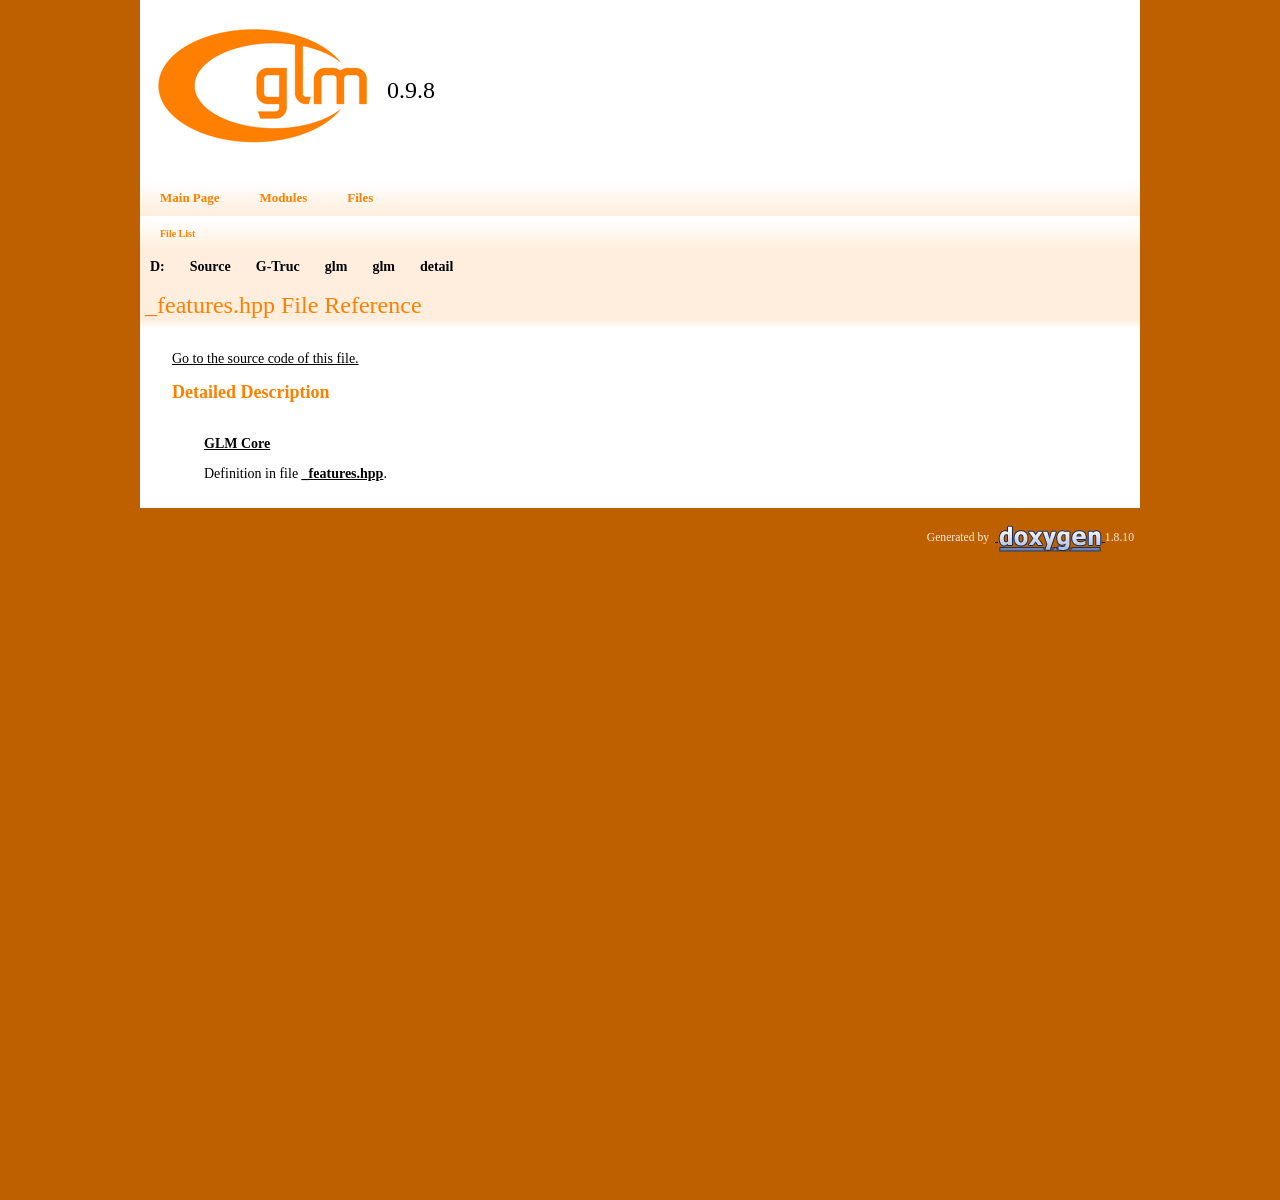
<file: external/glm-0.9.8.5/glm/doc/api/a00001.html>
<!DOCTYPE html PUBLIC "-//W3C//DTD XHTML 1.0 Transitional//EN" "http://www.w3.org/TR/xhtml1/DTD/xhtml1-transitional.dtd">
<html xmlns="http://www.w3.org/1999/xhtml">
<head>
<meta http-equiv="Content-Type" content="text/xhtml;charset=UTF-8"/>
<meta http-equiv="X-UA-Compatible" content="IE=9"/>
<meta name="generator" content="Doxygen 1.8.10"/>
<title>0.9.8: _features.hpp File Reference</title>
<link href="tabs.css" rel="stylesheet" type="text/css"/>
<script type="text/javascript" src="jquery.js"></script>
<script type="text/javascript" src="dynsections.js"></script>
<link href="doxygen.css" rel="stylesheet" type="text/css" />
</head>
<body>
<div id="top"><!-- do not remove this div, it is closed by doxygen! -->
<div id="titlearea">
<table cellspacing="0" cellpadding="0">
 <tbody>
 <tr style="height: 56px;">
  <td id="projectlogo"><img alt="Logo" src="logo.png"/></td>
  <td id="projectalign" style="padding-left: 0.5em;">
   <div id="projectname">0.9.8
   </div>
  </td>
 </tr>
 </tbody>
</table>
</div>
<!-- end header part -->
<!-- Generated by Doxygen 1.8.10 -->
  <div id="navrow1" class="tabs">
    <ul class="tablist">
      <li><a href="index.html"><span>Main&#160;Page</span></a></li>
      <li><a href="modules.html"><span>Modules</span></a></li>
      <li class="current"><a href="files.html"><span>Files</span></a></li>
    </ul>
  </div>
  <div id="navrow2" class="tabs2">
    <ul class="tablist">
      <li><a href="files.html"><span>File&#160;List</span></a></li>
    </ul>
  </div>
<div id="nav-path" class="navpath">
  <ul>
<li class="navelem"><a class="el" href="dir_275089585c7fc1b5fd5d7d42c69cb1da.html">D:</a></li><li class="navelem"><a class="el" href="dir_7b98f88bffbed4b390b5f8f520d9c08e.html">Source</a></li><li class="navelem"><a class="el" href="dir_1f76e953200861345293ade84ac7fb6c.html">G-Truc</a></li><li class="navelem"><a class="el" href="dir_e29b03b892e0e25920d021a614d4db9b.html">glm</a></li><li class="navelem"><a class="el" href="dir_5ce58d942b2d0776e17a9a58abc01e04.html">glm</a></li><li class="navelem"><a class="el" href="dir_e529a619cfdec1fa4c331fb042fd332f.html">detail</a></li>  </ul>
</div>
</div><!-- top -->
<div class="header">
  <div class="headertitle">
<div class="title">_features.hpp File Reference</div>  </div>
</div><!--header-->
<div class="contents">

<p><a href="a00001_source.html">Go to the source code of this file.</a></p>
<a name="details" id="details"></a><h2 class="groupheader">Detailed Description</h2>
<div class="textblock"><p><a class="el" href="a00156.html">GLM Core</a> </p>

<p>Definition in file <a class="el" href="a00001_source.html">_features.hpp</a>.</p>
</div></div><!-- contents -->
<!-- start footer part -->
<hr class="footer"/><address class="footer"><small>
Generated by &#160;<a href="http://www.doxygen.org/index.html">
<img class="footer" src="doxygen.png" alt="doxygen"/>
</a> 1.8.10
</small></address>
</body>
</html>
</file>
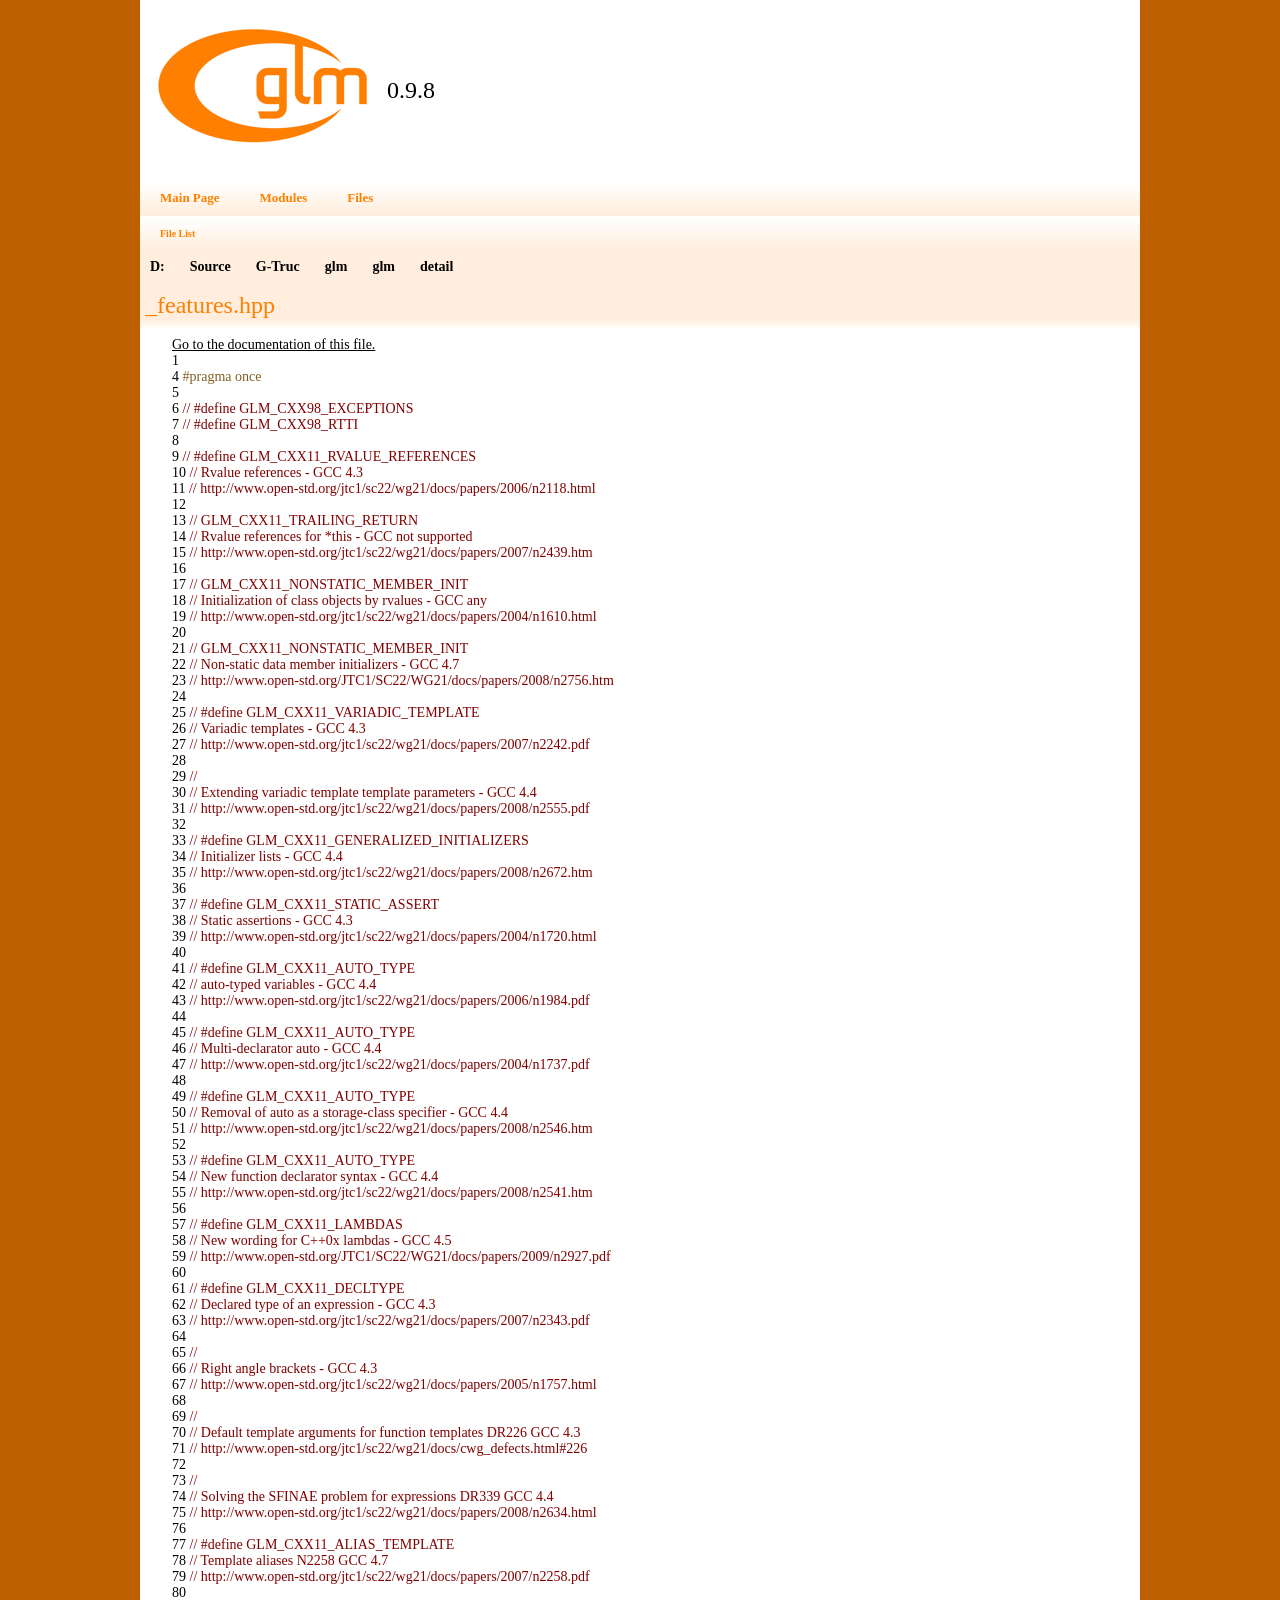
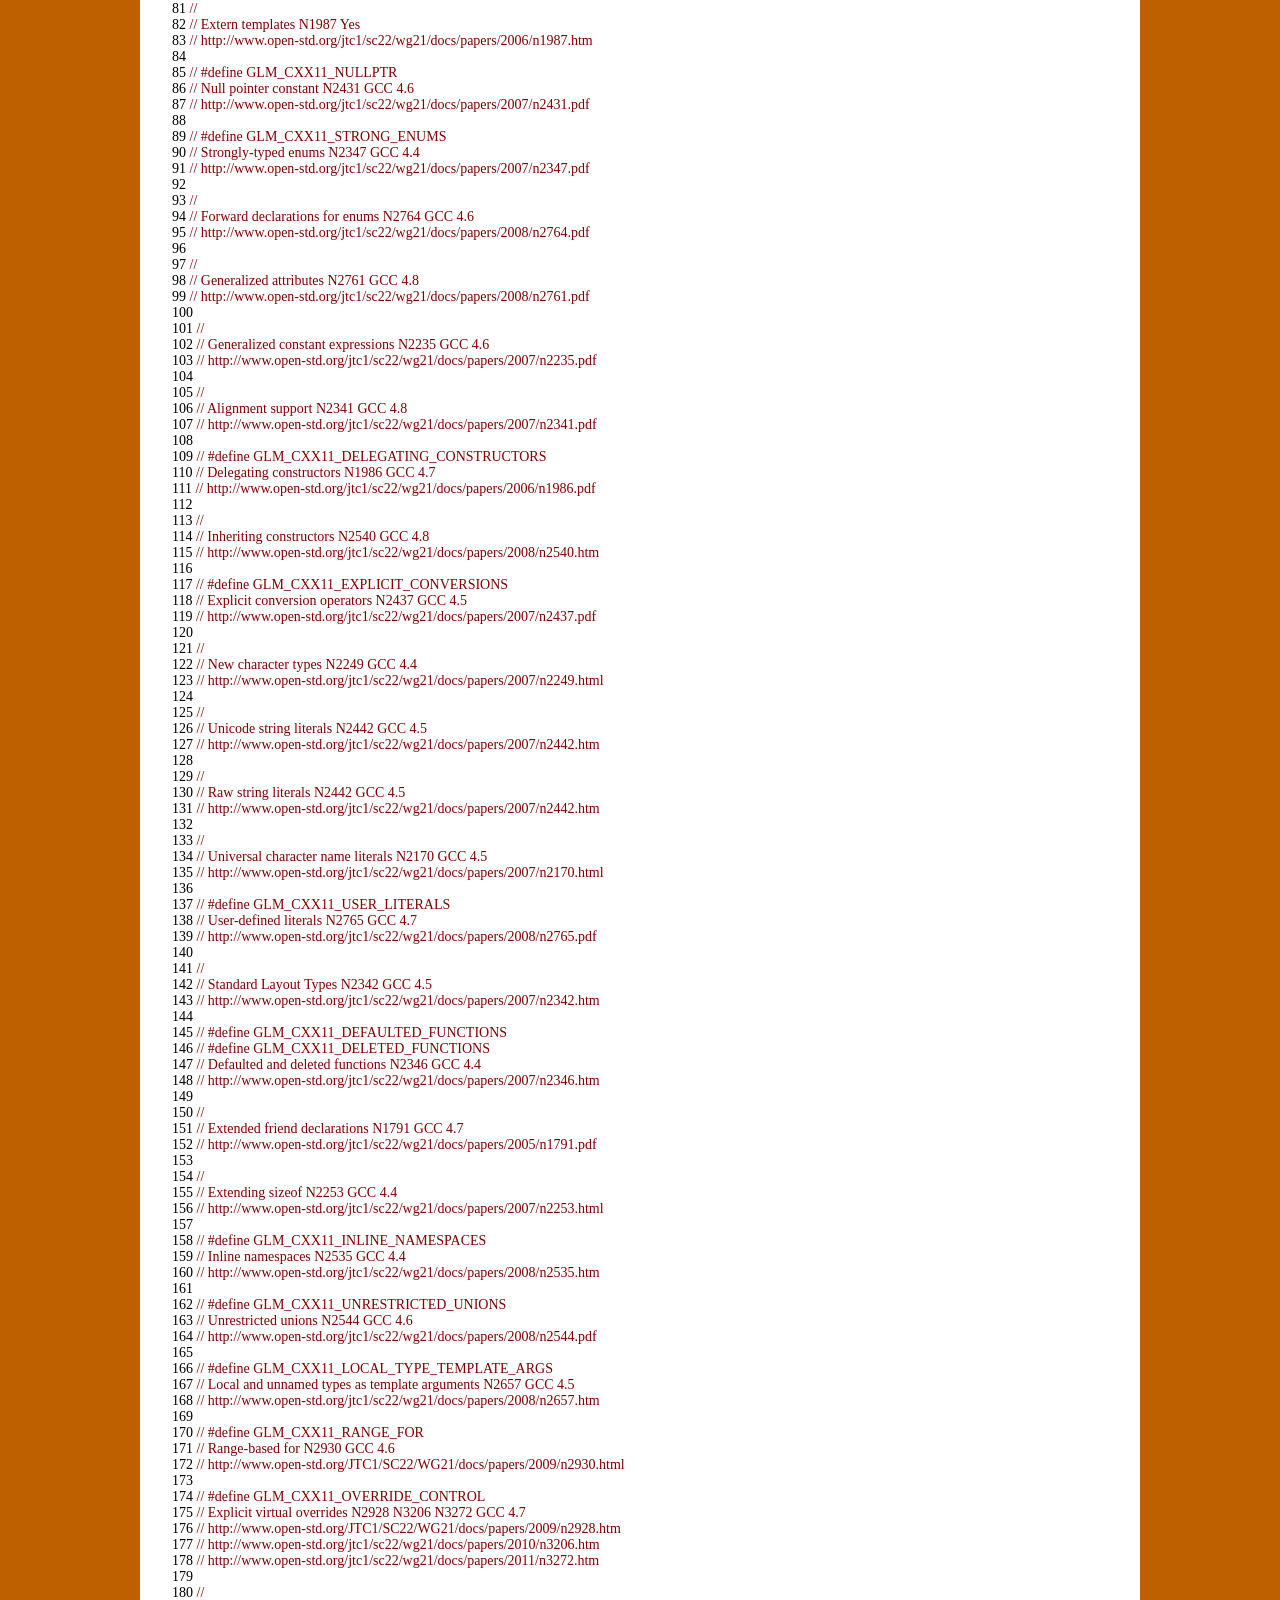
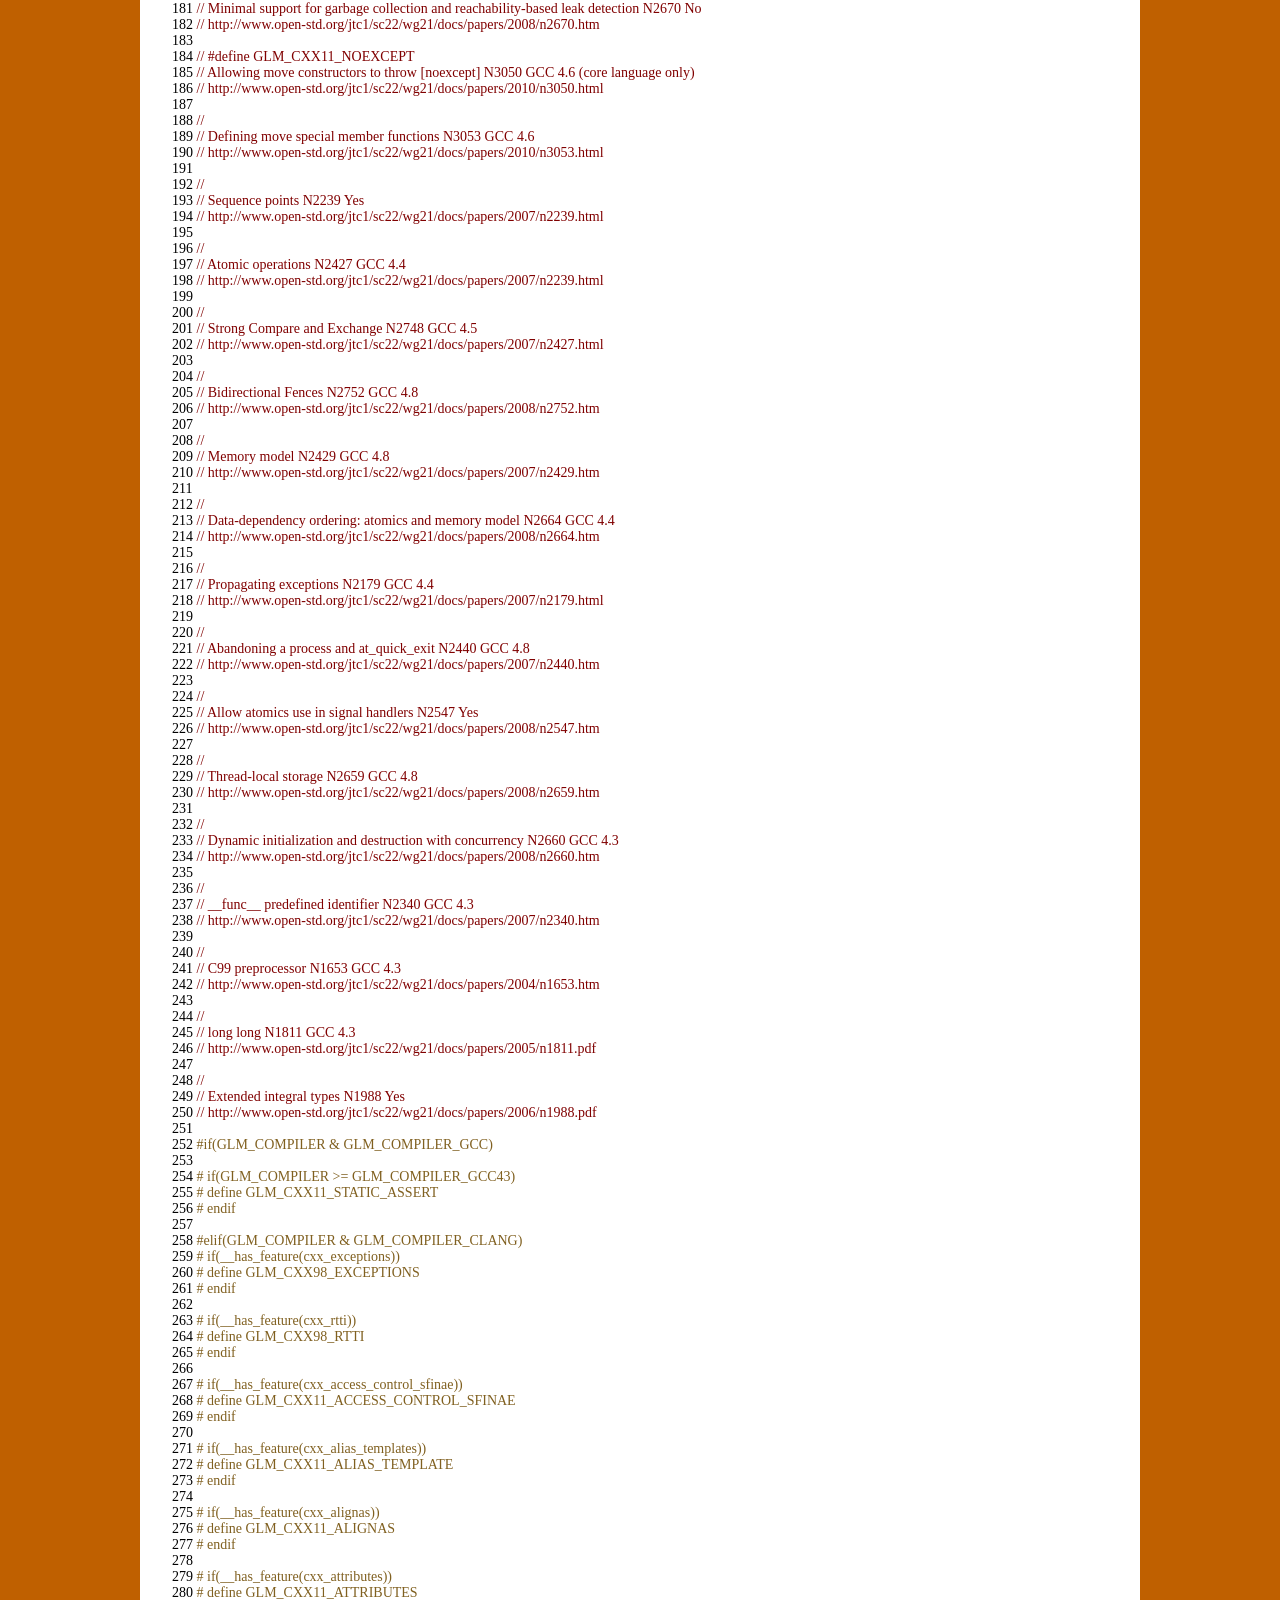
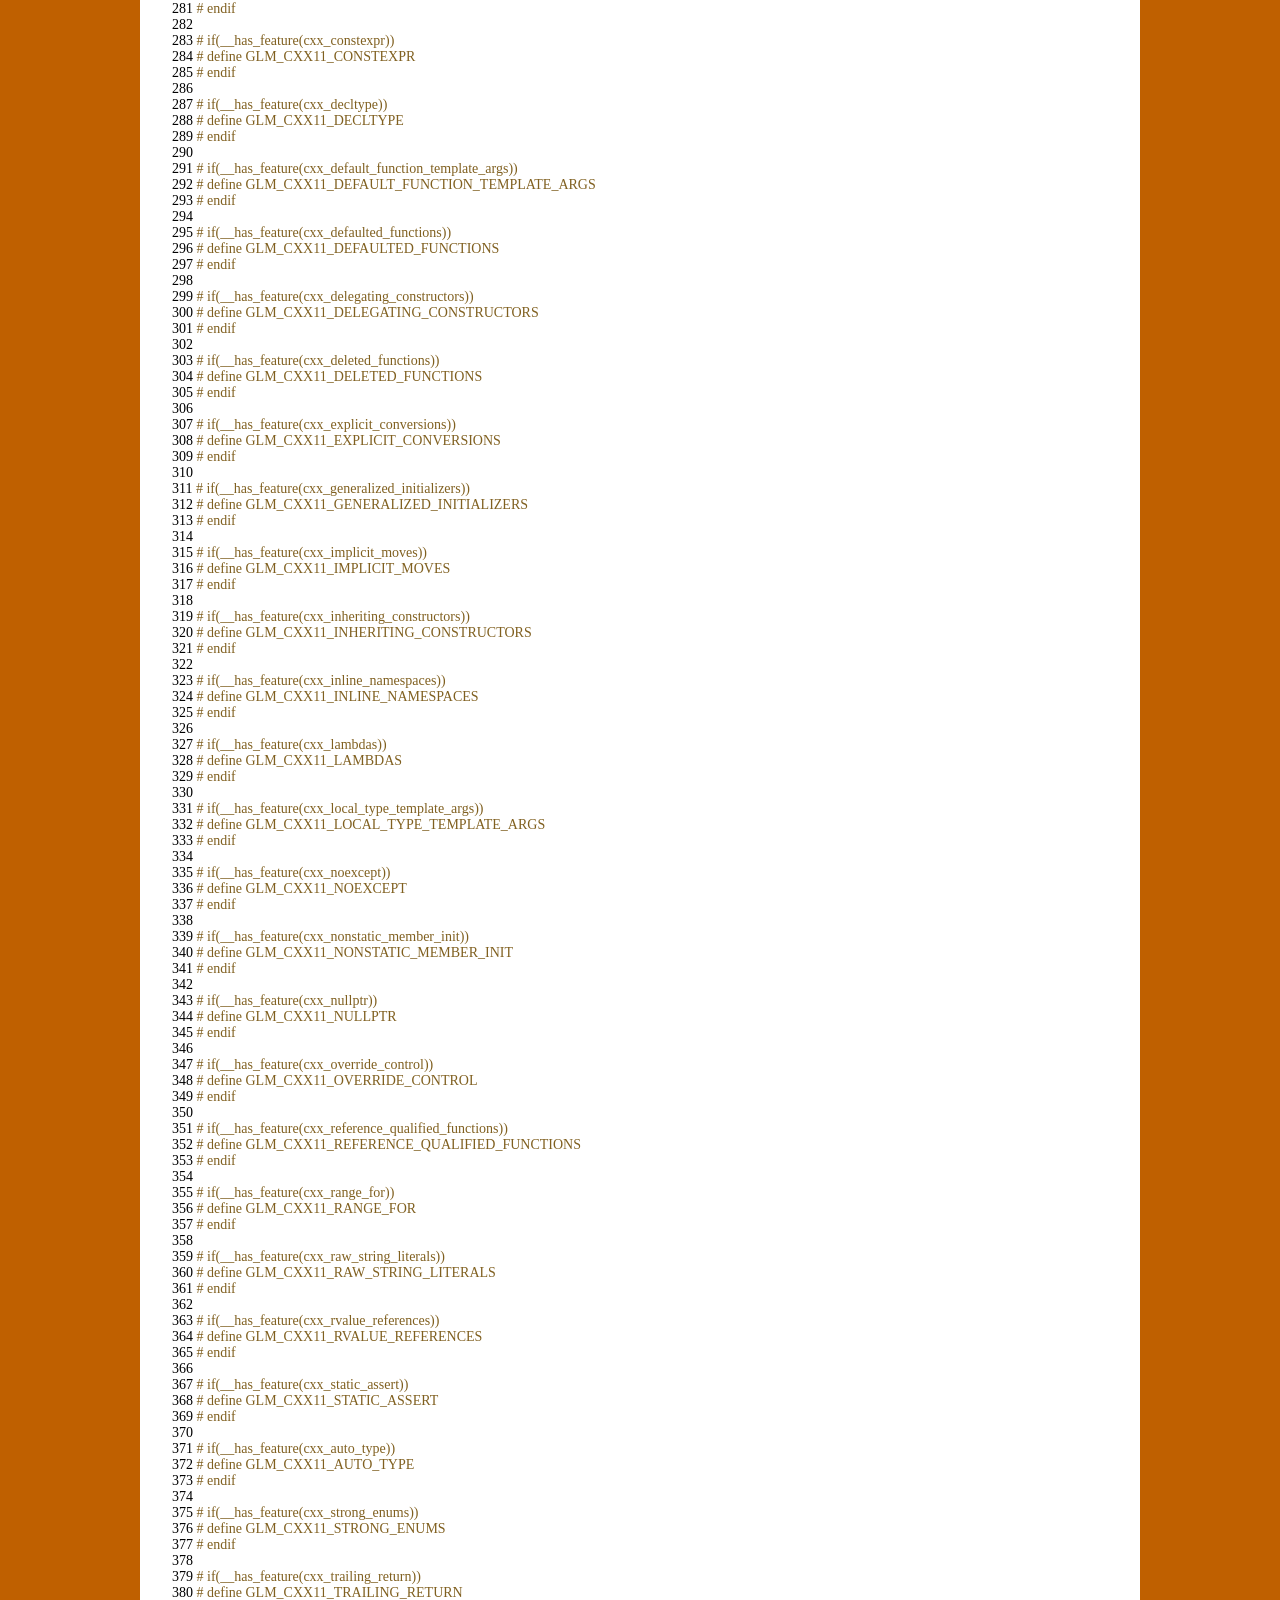
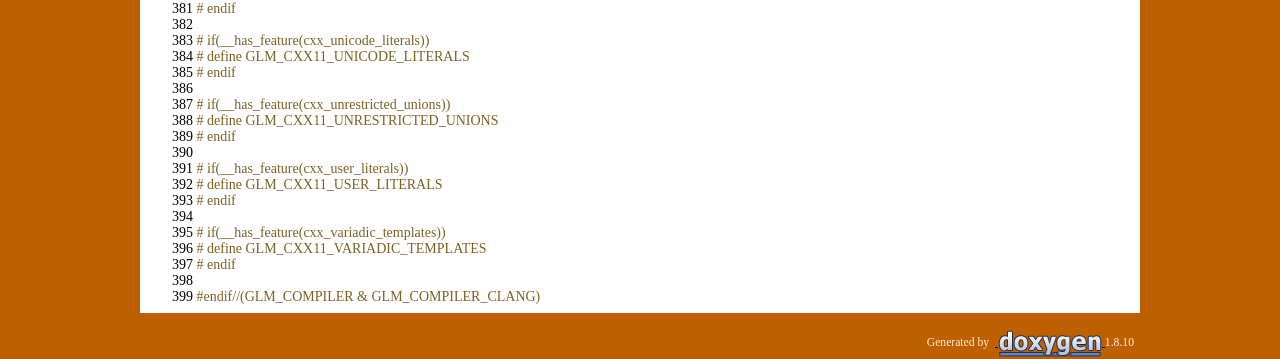
<file: external/glm-0.9.8.5/glm/doc/api/a00001_source.html>
<!DOCTYPE html PUBLIC "-//W3C//DTD XHTML 1.0 Transitional//EN" "http://www.w3.org/TR/xhtml1/DTD/xhtml1-transitional.dtd">
<html xmlns="http://www.w3.org/1999/xhtml">
<head>
<meta http-equiv="Content-Type" content="text/xhtml;charset=UTF-8"/>
<meta http-equiv="X-UA-Compatible" content="IE=9"/>
<meta name="generator" content="Doxygen 1.8.10"/>
<title>0.9.8: _features.hpp Source File</title>
<link href="tabs.css" rel="stylesheet" type="text/css"/>
<script type="text/javascript" src="jquery.js"></script>
<script type="text/javascript" src="dynsections.js"></script>
<link href="doxygen.css" rel="stylesheet" type="text/css" />
</head>
<body>
<div id="top"><!-- do not remove this div, it is closed by doxygen! -->
<div id="titlearea">
<table cellspacing="0" cellpadding="0">
 <tbody>
 <tr style="height: 56px;">
  <td id="projectlogo"><img alt="Logo" src="logo.png"/></td>
  <td id="projectalign" style="padding-left: 0.5em;">
   <div id="projectname">0.9.8
   </div>
  </td>
 </tr>
 </tbody>
</table>
</div>
<!-- end header part -->
<!-- Generated by Doxygen 1.8.10 -->
  <div id="navrow1" class="tabs">
    <ul class="tablist">
      <li><a href="index.html"><span>Main&#160;Page</span></a></li>
      <li><a href="modules.html"><span>Modules</span></a></li>
      <li class="current"><a href="files.html"><span>Files</span></a></li>
    </ul>
  </div>
  <div id="navrow2" class="tabs2">
    <ul class="tablist">
      <li><a href="files.html"><span>File&#160;List</span></a></li>
    </ul>
  </div>
<div id="nav-path" class="navpath">
  <ul>
<li class="navelem"><a class="el" href="dir_275089585c7fc1b5fd5d7d42c69cb1da.html">D:</a></li><li class="navelem"><a class="el" href="dir_7b98f88bffbed4b390b5f8f520d9c08e.html">Source</a></li><li class="navelem"><a class="el" href="dir_1f76e953200861345293ade84ac7fb6c.html">G-Truc</a></li><li class="navelem"><a class="el" href="dir_e29b03b892e0e25920d021a614d4db9b.html">glm</a></li><li class="navelem"><a class="el" href="dir_5ce58d942b2d0776e17a9a58abc01e04.html">glm</a></li><li class="navelem"><a class="el" href="dir_e529a619cfdec1fa4c331fb042fd332f.html">detail</a></li>  </ul>
</div>
</div><!-- top -->
<div class="header">
  <div class="headertitle">
<div class="title">_features.hpp</div>  </div>
</div><!--header-->
<div class="contents">
<a href="a00001.html">Go to the documentation of this file.</a><div class="fragment"><div class="line"><a name="l00001"></a><span class="lineno">    1</span>&#160;</div>
<div class="line"><a name="l00004"></a><span class="lineno">    4</span>&#160;<span class="preprocessor">#pragma once</span></div>
<div class="line"><a name="l00005"></a><span class="lineno">    5</span>&#160;</div>
<div class="line"><a name="l00006"></a><span class="lineno">    6</span>&#160;<span class="comment">// #define GLM_CXX98_EXCEPTIONS</span></div>
<div class="line"><a name="l00007"></a><span class="lineno">    7</span>&#160;<span class="comment">// #define GLM_CXX98_RTTI</span></div>
<div class="line"><a name="l00008"></a><span class="lineno">    8</span>&#160;</div>
<div class="line"><a name="l00009"></a><span class="lineno">    9</span>&#160;<span class="comment">// #define GLM_CXX11_RVALUE_REFERENCES</span></div>
<div class="line"><a name="l00010"></a><span class="lineno">   10</span>&#160;<span class="comment">// Rvalue references - GCC 4.3</span></div>
<div class="line"><a name="l00011"></a><span class="lineno">   11</span>&#160;<span class="comment">// http://www.open-std.org/jtc1/sc22/wg21/docs/papers/2006/n2118.html</span></div>
<div class="line"><a name="l00012"></a><span class="lineno">   12</span>&#160;</div>
<div class="line"><a name="l00013"></a><span class="lineno">   13</span>&#160;<span class="comment">// GLM_CXX11_TRAILING_RETURN</span></div>
<div class="line"><a name="l00014"></a><span class="lineno">   14</span>&#160;<span class="comment">// Rvalue references for *this - GCC not supported</span></div>
<div class="line"><a name="l00015"></a><span class="lineno">   15</span>&#160;<span class="comment">// http://www.open-std.org/jtc1/sc22/wg21/docs/papers/2007/n2439.htm</span></div>
<div class="line"><a name="l00016"></a><span class="lineno">   16</span>&#160;</div>
<div class="line"><a name="l00017"></a><span class="lineno">   17</span>&#160;<span class="comment">// GLM_CXX11_NONSTATIC_MEMBER_INIT</span></div>
<div class="line"><a name="l00018"></a><span class="lineno">   18</span>&#160;<span class="comment">// Initialization of class objects by rvalues - GCC any</span></div>
<div class="line"><a name="l00019"></a><span class="lineno">   19</span>&#160;<span class="comment">// http://www.open-std.org/jtc1/sc22/wg21/docs/papers/2004/n1610.html</span></div>
<div class="line"><a name="l00020"></a><span class="lineno">   20</span>&#160;</div>
<div class="line"><a name="l00021"></a><span class="lineno">   21</span>&#160;<span class="comment">// GLM_CXX11_NONSTATIC_MEMBER_INIT</span></div>
<div class="line"><a name="l00022"></a><span class="lineno">   22</span>&#160;<span class="comment">// Non-static data member initializers - GCC 4.7</span></div>
<div class="line"><a name="l00023"></a><span class="lineno">   23</span>&#160;<span class="comment">// http://www.open-std.org/JTC1/SC22/WG21/docs/papers/2008/n2756.htm</span></div>
<div class="line"><a name="l00024"></a><span class="lineno">   24</span>&#160;</div>
<div class="line"><a name="l00025"></a><span class="lineno">   25</span>&#160;<span class="comment">// #define GLM_CXX11_VARIADIC_TEMPLATE</span></div>
<div class="line"><a name="l00026"></a><span class="lineno">   26</span>&#160;<span class="comment">// Variadic templates - GCC 4.3</span></div>
<div class="line"><a name="l00027"></a><span class="lineno">   27</span>&#160;<span class="comment">// http://www.open-std.org/jtc1/sc22/wg21/docs/papers/2007/n2242.pdf</span></div>
<div class="line"><a name="l00028"></a><span class="lineno">   28</span>&#160;</div>
<div class="line"><a name="l00029"></a><span class="lineno">   29</span>&#160;<span class="comment">// </span></div>
<div class="line"><a name="l00030"></a><span class="lineno">   30</span>&#160;<span class="comment">// Extending variadic template template parameters - GCC 4.4</span></div>
<div class="line"><a name="l00031"></a><span class="lineno">   31</span>&#160;<span class="comment">// http://www.open-std.org/jtc1/sc22/wg21/docs/papers/2008/n2555.pdf</span></div>
<div class="line"><a name="l00032"></a><span class="lineno">   32</span>&#160;</div>
<div class="line"><a name="l00033"></a><span class="lineno">   33</span>&#160;<span class="comment">// #define GLM_CXX11_GENERALIZED_INITIALIZERS</span></div>
<div class="line"><a name="l00034"></a><span class="lineno">   34</span>&#160;<span class="comment">// Initializer lists - GCC 4.4</span></div>
<div class="line"><a name="l00035"></a><span class="lineno">   35</span>&#160;<span class="comment">// http://www.open-std.org/jtc1/sc22/wg21/docs/papers/2008/n2672.htm</span></div>
<div class="line"><a name="l00036"></a><span class="lineno">   36</span>&#160;</div>
<div class="line"><a name="l00037"></a><span class="lineno">   37</span>&#160;<span class="comment">// #define GLM_CXX11_STATIC_ASSERT </span></div>
<div class="line"><a name="l00038"></a><span class="lineno">   38</span>&#160;<span class="comment">// Static assertions - GCC 4.3</span></div>
<div class="line"><a name="l00039"></a><span class="lineno">   39</span>&#160;<span class="comment">// http://www.open-std.org/jtc1/sc22/wg21/docs/papers/2004/n1720.html</span></div>
<div class="line"><a name="l00040"></a><span class="lineno">   40</span>&#160;</div>
<div class="line"><a name="l00041"></a><span class="lineno">   41</span>&#160;<span class="comment">// #define GLM_CXX11_AUTO_TYPE</span></div>
<div class="line"><a name="l00042"></a><span class="lineno">   42</span>&#160;<span class="comment">// auto-typed variables - GCC 4.4</span></div>
<div class="line"><a name="l00043"></a><span class="lineno">   43</span>&#160;<span class="comment">// http://www.open-std.org/jtc1/sc22/wg21/docs/papers/2006/n1984.pdf</span></div>
<div class="line"><a name="l00044"></a><span class="lineno">   44</span>&#160;</div>
<div class="line"><a name="l00045"></a><span class="lineno">   45</span>&#160;<span class="comment">// #define GLM_CXX11_AUTO_TYPE</span></div>
<div class="line"><a name="l00046"></a><span class="lineno">   46</span>&#160;<span class="comment">// Multi-declarator auto - GCC 4.4</span></div>
<div class="line"><a name="l00047"></a><span class="lineno">   47</span>&#160;<span class="comment">// http://www.open-std.org/jtc1/sc22/wg21/docs/papers/2004/n1737.pdf</span></div>
<div class="line"><a name="l00048"></a><span class="lineno">   48</span>&#160;</div>
<div class="line"><a name="l00049"></a><span class="lineno">   49</span>&#160;<span class="comment">// #define GLM_CXX11_AUTO_TYPE</span></div>
<div class="line"><a name="l00050"></a><span class="lineno">   50</span>&#160;<span class="comment">// Removal of auto as a storage-class specifier - GCC 4.4</span></div>
<div class="line"><a name="l00051"></a><span class="lineno">   51</span>&#160;<span class="comment">// http://www.open-std.org/jtc1/sc22/wg21/docs/papers/2008/n2546.htm</span></div>
<div class="line"><a name="l00052"></a><span class="lineno">   52</span>&#160;</div>
<div class="line"><a name="l00053"></a><span class="lineno">   53</span>&#160;<span class="comment">// #define GLM_CXX11_AUTO_TYPE</span></div>
<div class="line"><a name="l00054"></a><span class="lineno">   54</span>&#160;<span class="comment">// New function declarator syntax - GCC 4.4</span></div>
<div class="line"><a name="l00055"></a><span class="lineno">   55</span>&#160;<span class="comment">// http://www.open-std.org/jtc1/sc22/wg21/docs/papers/2008/n2541.htm</span></div>
<div class="line"><a name="l00056"></a><span class="lineno">   56</span>&#160;</div>
<div class="line"><a name="l00057"></a><span class="lineno">   57</span>&#160;<span class="comment">// #define GLM_CXX11_LAMBDAS</span></div>
<div class="line"><a name="l00058"></a><span class="lineno">   58</span>&#160;<span class="comment">// New wording for C++0x lambdas - GCC 4.5</span></div>
<div class="line"><a name="l00059"></a><span class="lineno">   59</span>&#160;<span class="comment">// http://www.open-std.org/JTC1/SC22/WG21/docs/papers/2009/n2927.pdf</span></div>
<div class="line"><a name="l00060"></a><span class="lineno">   60</span>&#160;</div>
<div class="line"><a name="l00061"></a><span class="lineno">   61</span>&#160;<span class="comment">// #define GLM_CXX11_DECLTYPE</span></div>
<div class="line"><a name="l00062"></a><span class="lineno">   62</span>&#160;<span class="comment">// Declared type of an expression - GCC 4.3</span></div>
<div class="line"><a name="l00063"></a><span class="lineno">   63</span>&#160;<span class="comment">// http://www.open-std.org/jtc1/sc22/wg21/docs/papers/2007/n2343.pdf</span></div>
<div class="line"><a name="l00064"></a><span class="lineno">   64</span>&#160;</div>
<div class="line"><a name="l00065"></a><span class="lineno">   65</span>&#160;<span class="comment">// </span></div>
<div class="line"><a name="l00066"></a><span class="lineno">   66</span>&#160;<span class="comment">// Right angle brackets - GCC 4.3</span></div>
<div class="line"><a name="l00067"></a><span class="lineno">   67</span>&#160;<span class="comment">// http://www.open-std.org/jtc1/sc22/wg21/docs/papers/2005/n1757.html</span></div>
<div class="line"><a name="l00068"></a><span class="lineno">   68</span>&#160;</div>
<div class="line"><a name="l00069"></a><span class="lineno">   69</span>&#160;<span class="comment">// </span></div>
<div class="line"><a name="l00070"></a><span class="lineno">   70</span>&#160;<span class="comment">// Default template arguments for function templates    DR226   GCC 4.3</span></div>
<div class="line"><a name="l00071"></a><span class="lineno">   71</span>&#160;<span class="comment">// http://www.open-std.org/jtc1/sc22/wg21/docs/cwg_defects.html#226</span></div>
<div class="line"><a name="l00072"></a><span class="lineno">   72</span>&#160;</div>
<div class="line"><a name="l00073"></a><span class="lineno">   73</span>&#160;<span class="comment">// </span></div>
<div class="line"><a name="l00074"></a><span class="lineno">   74</span>&#160;<span class="comment">// Solving the SFINAE problem for expressions   DR339   GCC 4.4</span></div>
<div class="line"><a name="l00075"></a><span class="lineno">   75</span>&#160;<span class="comment">// http://www.open-std.org/jtc1/sc22/wg21/docs/papers/2008/n2634.html</span></div>
<div class="line"><a name="l00076"></a><span class="lineno">   76</span>&#160;</div>
<div class="line"><a name="l00077"></a><span class="lineno">   77</span>&#160;<span class="comment">// #define GLM_CXX11_ALIAS_TEMPLATE</span></div>
<div class="line"><a name="l00078"></a><span class="lineno">   78</span>&#160;<span class="comment">// Template aliases     N2258   GCC 4.7</span></div>
<div class="line"><a name="l00079"></a><span class="lineno">   79</span>&#160;<span class="comment">// http://www.open-std.org/jtc1/sc22/wg21/docs/papers/2007/n2258.pdf</span></div>
<div class="line"><a name="l00080"></a><span class="lineno">   80</span>&#160;</div>
<div class="line"><a name="l00081"></a><span class="lineno">   81</span>&#160;<span class="comment">// </span></div>
<div class="line"><a name="l00082"></a><span class="lineno">   82</span>&#160;<span class="comment">// Extern templates     N1987   Yes</span></div>
<div class="line"><a name="l00083"></a><span class="lineno">   83</span>&#160;<span class="comment">// http://www.open-std.org/jtc1/sc22/wg21/docs/papers/2006/n1987.htm</span></div>
<div class="line"><a name="l00084"></a><span class="lineno">   84</span>&#160;</div>
<div class="line"><a name="l00085"></a><span class="lineno">   85</span>&#160;<span class="comment">// #define GLM_CXX11_NULLPTR</span></div>
<div class="line"><a name="l00086"></a><span class="lineno">   86</span>&#160;<span class="comment">// Null pointer constant        N2431   GCC 4.6</span></div>
<div class="line"><a name="l00087"></a><span class="lineno">   87</span>&#160;<span class="comment">// http://www.open-std.org/jtc1/sc22/wg21/docs/papers/2007/n2431.pdf</span></div>
<div class="line"><a name="l00088"></a><span class="lineno">   88</span>&#160;</div>
<div class="line"><a name="l00089"></a><span class="lineno">   89</span>&#160;<span class="comment">// #define GLM_CXX11_STRONG_ENUMS</span></div>
<div class="line"><a name="l00090"></a><span class="lineno">   90</span>&#160;<span class="comment">// Strongly-typed enums N2347   GCC 4.4</span></div>
<div class="line"><a name="l00091"></a><span class="lineno">   91</span>&#160;<span class="comment">// http://www.open-std.org/jtc1/sc22/wg21/docs/papers/2007/n2347.pdf</span></div>
<div class="line"><a name="l00092"></a><span class="lineno">   92</span>&#160;</div>
<div class="line"><a name="l00093"></a><span class="lineno">   93</span>&#160;<span class="comment">// </span></div>
<div class="line"><a name="l00094"></a><span class="lineno">   94</span>&#160;<span class="comment">// Forward declarations for enums       N2764   GCC 4.6</span></div>
<div class="line"><a name="l00095"></a><span class="lineno">   95</span>&#160;<span class="comment">// http://www.open-std.org/jtc1/sc22/wg21/docs/papers/2008/n2764.pdf</span></div>
<div class="line"><a name="l00096"></a><span class="lineno">   96</span>&#160;</div>
<div class="line"><a name="l00097"></a><span class="lineno">   97</span>&#160;<span class="comment">// </span></div>
<div class="line"><a name="l00098"></a><span class="lineno">   98</span>&#160;<span class="comment">// Generalized attributes       N2761   GCC 4.8</span></div>
<div class="line"><a name="l00099"></a><span class="lineno">   99</span>&#160;<span class="comment">// http://www.open-std.org/jtc1/sc22/wg21/docs/papers/2008/n2761.pdf</span></div>
<div class="line"><a name="l00100"></a><span class="lineno">  100</span>&#160;</div>
<div class="line"><a name="l00101"></a><span class="lineno">  101</span>&#160;<span class="comment">// </span></div>
<div class="line"><a name="l00102"></a><span class="lineno">  102</span>&#160;<span class="comment">// Generalized constant expressions     N2235   GCC 4.6</span></div>
<div class="line"><a name="l00103"></a><span class="lineno">  103</span>&#160;<span class="comment">// http://www.open-std.org/jtc1/sc22/wg21/docs/papers/2007/n2235.pdf</span></div>
<div class="line"><a name="l00104"></a><span class="lineno">  104</span>&#160;</div>
<div class="line"><a name="l00105"></a><span class="lineno">  105</span>&#160;<span class="comment">// </span></div>
<div class="line"><a name="l00106"></a><span class="lineno">  106</span>&#160;<span class="comment">// Alignment support    N2341   GCC 4.8</span></div>
<div class="line"><a name="l00107"></a><span class="lineno">  107</span>&#160;<span class="comment">// http://www.open-std.org/jtc1/sc22/wg21/docs/papers/2007/n2341.pdf</span></div>
<div class="line"><a name="l00108"></a><span class="lineno">  108</span>&#160;</div>
<div class="line"><a name="l00109"></a><span class="lineno">  109</span>&#160;<span class="comment">// #define GLM_CXX11_DELEGATING_CONSTRUCTORS</span></div>
<div class="line"><a name="l00110"></a><span class="lineno">  110</span>&#160;<span class="comment">// Delegating constructors      N1986   GCC 4.7</span></div>
<div class="line"><a name="l00111"></a><span class="lineno">  111</span>&#160;<span class="comment">// http://www.open-std.org/jtc1/sc22/wg21/docs/papers/2006/n1986.pdf</span></div>
<div class="line"><a name="l00112"></a><span class="lineno">  112</span>&#160;</div>
<div class="line"><a name="l00113"></a><span class="lineno">  113</span>&#160;<span class="comment">// </span></div>
<div class="line"><a name="l00114"></a><span class="lineno">  114</span>&#160;<span class="comment">// Inheriting constructors      N2540   GCC 4.8</span></div>
<div class="line"><a name="l00115"></a><span class="lineno">  115</span>&#160;<span class="comment">// http://www.open-std.org/jtc1/sc22/wg21/docs/papers/2008/n2540.htm</span></div>
<div class="line"><a name="l00116"></a><span class="lineno">  116</span>&#160;</div>
<div class="line"><a name="l00117"></a><span class="lineno">  117</span>&#160;<span class="comment">// #define GLM_CXX11_EXPLICIT_CONVERSIONS</span></div>
<div class="line"><a name="l00118"></a><span class="lineno">  118</span>&#160;<span class="comment">// Explicit conversion operators        N2437   GCC 4.5</span></div>
<div class="line"><a name="l00119"></a><span class="lineno">  119</span>&#160;<span class="comment">// http://www.open-std.org/jtc1/sc22/wg21/docs/papers/2007/n2437.pdf</span></div>
<div class="line"><a name="l00120"></a><span class="lineno">  120</span>&#160;</div>
<div class="line"><a name="l00121"></a><span class="lineno">  121</span>&#160;<span class="comment">// </span></div>
<div class="line"><a name="l00122"></a><span class="lineno">  122</span>&#160;<span class="comment">// New character types  N2249   GCC 4.4</span></div>
<div class="line"><a name="l00123"></a><span class="lineno">  123</span>&#160;<span class="comment">// http://www.open-std.org/jtc1/sc22/wg21/docs/papers/2007/n2249.html</span></div>
<div class="line"><a name="l00124"></a><span class="lineno">  124</span>&#160;</div>
<div class="line"><a name="l00125"></a><span class="lineno">  125</span>&#160;<span class="comment">// </span></div>
<div class="line"><a name="l00126"></a><span class="lineno">  126</span>&#160;<span class="comment">// Unicode string literals      N2442   GCC 4.5</span></div>
<div class="line"><a name="l00127"></a><span class="lineno">  127</span>&#160;<span class="comment">// http://www.open-std.org/jtc1/sc22/wg21/docs/papers/2007/n2442.htm</span></div>
<div class="line"><a name="l00128"></a><span class="lineno">  128</span>&#160;</div>
<div class="line"><a name="l00129"></a><span class="lineno">  129</span>&#160;<span class="comment">// </span></div>
<div class="line"><a name="l00130"></a><span class="lineno">  130</span>&#160;<span class="comment">// Raw string literals  N2442   GCC 4.5</span></div>
<div class="line"><a name="l00131"></a><span class="lineno">  131</span>&#160;<span class="comment">// http://www.open-std.org/jtc1/sc22/wg21/docs/papers/2007/n2442.htm</span></div>
<div class="line"><a name="l00132"></a><span class="lineno">  132</span>&#160;</div>
<div class="line"><a name="l00133"></a><span class="lineno">  133</span>&#160;<span class="comment">// </span></div>
<div class="line"><a name="l00134"></a><span class="lineno">  134</span>&#160;<span class="comment">// Universal character name literals    N2170   GCC 4.5</span></div>
<div class="line"><a name="l00135"></a><span class="lineno">  135</span>&#160;<span class="comment">// http://www.open-std.org/jtc1/sc22/wg21/docs/papers/2007/n2170.html</span></div>
<div class="line"><a name="l00136"></a><span class="lineno">  136</span>&#160;</div>
<div class="line"><a name="l00137"></a><span class="lineno">  137</span>&#160;<span class="comment">// #define GLM_CXX11_USER_LITERALS</span></div>
<div class="line"><a name="l00138"></a><span class="lineno">  138</span>&#160;<span class="comment">// User-defined literals                N2765   GCC 4.7</span></div>
<div class="line"><a name="l00139"></a><span class="lineno">  139</span>&#160;<span class="comment">// http://www.open-std.org/jtc1/sc22/wg21/docs/papers/2008/n2765.pdf</span></div>
<div class="line"><a name="l00140"></a><span class="lineno">  140</span>&#160;</div>
<div class="line"><a name="l00141"></a><span class="lineno">  141</span>&#160;<span class="comment">// </span></div>
<div class="line"><a name="l00142"></a><span class="lineno">  142</span>&#160;<span class="comment">// Standard Layout Types        N2342   GCC 4.5</span></div>
<div class="line"><a name="l00143"></a><span class="lineno">  143</span>&#160;<span class="comment">// http://www.open-std.org/jtc1/sc22/wg21/docs/papers/2007/n2342.htm</span></div>
<div class="line"><a name="l00144"></a><span class="lineno">  144</span>&#160;</div>
<div class="line"><a name="l00145"></a><span class="lineno">  145</span>&#160;<span class="comment">// #define GLM_CXX11_DEFAULTED_FUNCTIONS</span></div>
<div class="line"><a name="l00146"></a><span class="lineno">  146</span>&#160;<span class="comment">// #define GLM_CXX11_DELETED_FUNCTIONS</span></div>
<div class="line"><a name="l00147"></a><span class="lineno">  147</span>&#160;<span class="comment">// Defaulted and deleted functions      N2346   GCC 4.4</span></div>
<div class="line"><a name="l00148"></a><span class="lineno">  148</span>&#160;<span class="comment">// http://www.open-std.org/jtc1/sc22/wg21/docs/papers/2007/n2346.htm</span></div>
<div class="line"><a name="l00149"></a><span class="lineno">  149</span>&#160;</div>
<div class="line"><a name="l00150"></a><span class="lineno">  150</span>&#160;<span class="comment">// </span></div>
<div class="line"><a name="l00151"></a><span class="lineno">  151</span>&#160;<span class="comment">// Extended friend declarations N1791   GCC 4.7</span></div>
<div class="line"><a name="l00152"></a><span class="lineno">  152</span>&#160;<span class="comment">// http://www.open-std.org/jtc1/sc22/wg21/docs/papers/2005/n1791.pdf</span></div>
<div class="line"><a name="l00153"></a><span class="lineno">  153</span>&#160;</div>
<div class="line"><a name="l00154"></a><span class="lineno">  154</span>&#160;<span class="comment">// </span></div>
<div class="line"><a name="l00155"></a><span class="lineno">  155</span>&#160;<span class="comment">// Extending sizeof     N2253   GCC 4.4</span></div>
<div class="line"><a name="l00156"></a><span class="lineno">  156</span>&#160;<span class="comment">// http://www.open-std.org/jtc1/sc22/wg21/docs/papers/2007/n2253.html</span></div>
<div class="line"><a name="l00157"></a><span class="lineno">  157</span>&#160;</div>
<div class="line"><a name="l00158"></a><span class="lineno">  158</span>&#160;<span class="comment">// #define GLM_CXX11_INLINE_NAMESPACES</span></div>
<div class="line"><a name="l00159"></a><span class="lineno">  159</span>&#160;<span class="comment">// Inline namespaces    N2535   GCC 4.4</span></div>
<div class="line"><a name="l00160"></a><span class="lineno">  160</span>&#160;<span class="comment">// http://www.open-std.org/jtc1/sc22/wg21/docs/papers/2008/n2535.htm</span></div>
<div class="line"><a name="l00161"></a><span class="lineno">  161</span>&#160;</div>
<div class="line"><a name="l00162"></a><span class="lineno">  162</span>&#160;<span class="comment">// #define GLM_CXX11_UNRESTRICTED_UNIONS</span></div>
<div class="line"><a name="l00163"></a><span class="lineno">  163</span>&#160;<span class="comment">// Unrestricted unions  N2544   GCC 4.6</span></div>
<div class="line"><a name="l00164"></a><span class="lineno">  164</span>&#160;<span class="comment">// http://www.open-std.org/jtc1/sc22/wg21/docs/papers/2008/n2544.pdf</span></div>
<div class="line"><a name="l00165"></a><span class="lineno">  165</span>&#160;</div>
<div class="line"><a name="l00166"></a><span class="lineno">  166</span>&#160;<span class="comment">// #define GLM_CXX11_LOCAL_TYPE_TEMPLATE_ARGS</span></div>
<div class="line"><a name="l00167"></a><span class="lineno">  167</span>&#160;<span class="comment">// Local and unnamed types as template arguments        N2657   GCC 4.5</span></div>
<div class="line"><a name="l00168"></a><span class="lineno">  168</span>&#160;<span class="comment">// http://www.open-std.org/jtc1/sc22/wg21/docs/papers/2008/n2657.htm</span></div>
<div class="line"><a name="l00169"></a><span class="lineno">  169</span>&#160;</div>
<div class="line"><a name="l00170"></a><span class="lineno">  170</span>&#160;<span class="comment">// #define GLM_CXX11_RANGE_FOR</span></div>
<div class="line"><a name="l00171"></a><span class="lineno">  171</span>&#160;<span class="comment">// Range-based for      N2930   GCC 4.6</span></div>
<div class="line"><a name="l00172"></a><span class="lineno">  172</span>&#160;<span class="comment">// http://www.open-std.org/JTC1/SC22/WG21/docs/papers/2009/n2930.html</span></div>
<div class="line"><a name="l00173"></a><span class="lineno">  173</span>&#160;</div>
<div class="line"><a name="l00174"></a><span class="lineno">  174</span>&#160;<span class="comment">// #define GLM_CXX11_OVERRIDE_CONTROL</span></div>
<div class="line"><a name="l00175"></a><span class="lineno">  175</span>&#160;<span class="comment">// Explicit virtual overrides   N2928 N3206 N3272       GCC 4.7</span></div>
<div class="line"><a name="l00176"></a><span class="lineno">  176</span>&#160;<span class="comment">// http://www.open-std.org/JTC1/SC22/WG21/docs/papers/2009/n2928.htm</span></div>
<div class="line"><a name="l00177"></a><span class="lineno">  177</span>&#160;<span class="comment">// http://www.open-std.org/jtc1/sc22/wg21/docs/papers/2010/n3206.htm</span></div>
<div class="line"><a name="l00178"></a><span class="lineno">  178</span>&#160;<span class="comment">// http://www.open-std.org/jtc1/sc22/wg21/docs/papers/2011/n3272.htm</span></div>
<div class="line"><a name="l00179"></a><span class="lineno">  179</span>&#160;</div>
<div class="line"><a name="l00180"></a><span class="lineno">  180</span>&#160;<span class="comment">// </span></div>
<div class="line"><a name="l00181"></a><span class="lineno">  181</span>&#160;<span class="comment">// Minimal support for garbage collection and reachability-based leak detection N2670   No</span></div>
<div class="line"><a name="l00182"></a><span class="lineno">  182</span>&#160;<span class="comment">// http://www.open-std.org/jtc1/sc22/wg21/docs/papers/2008/n2670.htm</span></div>
<div class="line"><a name="l00183"></a><span class="lineno">  183</span>&#160;</div>
<div class="line"><a name="l00184"></a><span class="lineno">  184</span>&#160;<span class="comment">// #define GLM_CXX11_NOEXCEPT</span></div>
<div class="line"><a name="l00185"></a><span class="lineno">  185</span>&#160;<span class="comment">// Allowing move constructors to throw [noexcept]       N3050   GCC 4.6 (core language only)</span></div>
<div class="line"><a name="l00186"></a><span class="lineno">  186</span>&#160;<span class="comment">// http://www.open-std.org/jtc1/sc22/wg21/docs/papers/2010/n3050.html</span></div>
<div class="line"><a name="l00187"></a><span class="lineno">  187</span>&#160;</div>
<div class="line"><a name="l00188"></a><span class="lineno">  188</span>&#160;<span class="comment">// </span></div>
<div class="line"><a name="l00189"></a><span class="lineno">  189</span>&#160;<span class="comment">// Defining move special member functions       N3053   GCC 4.6</span></div>
<div class="line"><a name="l00190"></a><span class="lineno">  190</span>&#160;<span class="comment">// http://www.open-std.org/jtc1/sc22/wg21/docs/papers/2010/n3053.html</span></div>
<div class="line"><a name="l00191"></a><span class="lineno">  191</span>&#160;</div>
<div class="line"><a name="l00192"></a><span class="lineno">  192</span>&#160;<span class="comment">// </span></div>
<div class="line"><a name="l00193"></a><span class="lineno">  193</span>&#160;<span class="comment">// Sequence points      N2239   Yes</span></div>
<div class="line"><a name="l00194"></a><span class="lineno">  194</span>&#160;<span class="comment">// http://www.open-std.org/jtc1/sc22/wg21/docs/papers/2007/n2239.html</span></div>
<div class="line"><a name="l00195"></a><span class="lineno">  195</span>&#160;</div>
<div class="line"><a name="l00196"></a><span class="lineno">  196</span>&#160;<span class="comment">// </span></div>
<div class="line"><a name="l00197"></a><span class="lineno">  197</span>&#160;<span class="comment">// Atomic operations    N2427   GCC 4.4</span></div>
<div class="line"><a name="l00198"></a><span class="lineno">  198</span>&#160;<span class="comment">// http://www.open-std.org/jtc1/sc22/wg21/docs/papers/2007/n2239.html</span></div>
<div class="line"><a name="l00199"></a><span class="lineno">  199</span>&#160;</div>
<div class="line"><a name="l00200"></a><span class="lineno">  200</span>&#160;<span class="comment">// </span></div>
<div class="line"><a name="l00201"></a><span class="lineno">  201</span>&#160;<span class="comment">// Strong Compare and Exchange  N2748   GCC 4.5</span></div>
<div class="line"><a name="l00202"></a><span class="lineno">  202</span>&#160;<span class="comment">// http://www.open-std.org/jtc1/sc22/wg21/docs/papers/2007/n2427.html</span></div>
<div class="line"><a name="l00203"></a><span class="lineno">  203</span>&#160;</div>
<div class="line"><a name="l00204"></a><span class="lineno">  204</span>&#160;<span class="comment">// </span></div>
<div class="line"><a name="l00205"></a><span class="lineno">  205</span>&#160;<span class="comment">// Bidirectional Fences N2752   GCC 4.8</span></div>
<div class="line"><a name="l00206"></a><span class="lineno">  206</span>&#160;<span class="comment">// http://www.open-std.org/jtc1/sc22/wg21/docs/papers/2008/n2752.htm</span></div>
<div class="line"><a name="l00207"></a><span class="lineno">  207</span>&#160;</div>
<div class="line"><a name="l00208"></a><span class="lineno">  208</span>&#160;<span class="comment">// </span></div>
<div class="line"><a name="l00209"></a><span class="lineno">  209</span>&#160;<span class="comment">// Memory model N2429   GCC 4.8</span></div>
<div class="line"><a name="l00210"></a><span class="lineno">  210</span>&#160;<span class="comment">// http://www.open-std.org/jtc1/sc22/wg21/docs/papers/2007/n2429.htm</span></div>
<div class="line"><a name="l00211"></a><span class="lineno">  211</span>&#160;</div>
<div class="line"><a name="l00212"></a><span class="lineno">  212</span>&#160;<span class="comment">// </span></div>
<div class="line"><a name="l00213"></a><span class="lineno">  213</span>&#160;<span class="comment">// Data-dependency ordering: atomics and memory model   N2664   GCC 4.4</span></div>
<div class="line"><a name="l00214"></a><span class="lineno">  214</span>&#160;<span class="comment">// http://www.open-std.org/jtc1/sc22/wg21/docs/papers/2008/n2664.htm</span></div>
<div class="line"><a name="l00215"></a><span class="lineno">  215</span>&#160;</div>
<div class="line"><a name="l00216"></a><span class="lineno">  216</span>&#160;<span class="comment">// </span></div>
<div class="line"><a name="l00217"></a><span class="lineno">  217</span>&#160;<span class="comment">// Propagating exceptions       N2179   GCC 4.4</span></div>
<div class="line"><a name="l00218"></a><span class="lineno">  218</span>&#160;<span class="comment">// http://www.open-std.org/jtc1/sc22/wg21/docs/papers/2007/n2179.html</span></div>
<div class="line"><a name="l00219"></a><span class="lineno">  219</span>&#160;</div>
<div class="line"><a name="l00220"></a><span class="lineno">  220</span>&#160;<span class="comment">// </span></div>
<div class="line"><a name="l00221"></a><span class="lineno">  221</span>&#160;<span class="comment">// Abandoning a process and at_quick_exit       N2440   GCC 4.8</span></div>
<div class="line"><a name="l00222"></a><span class="lineno">  222</span>&#160;<span class="comment">// http://www.open-std.org/jtc1/sc22/wg21/docs/papers/2007/n2440.htm</span></div>
<div class="line"><a name="l00223"></a><span class="lineno">  223</span>&#160;</div>
<div class="line"><a name="l00224"></a><span class="lineno">  224</span>&#160;<span class="comment">// </span></div>
<div class="line"><a name="l00225"></a><span class="lineno">  225</span>&#160;<span class="comment">// Allow atomics use in signal handlers N2547   Yes</span></div>
<div class="line"><a name="l00226"></a><span class="lineno">  226</span>&#160;<span class="comment">// http://www.open-std.org/jtc1/sc22/wg21/docs/papers/2008/n2547.htm</span></div>
<div class="line"><a name="l00227"></a><span class="lineno">  227</span>&#160;</div>
<div class="line"><a name="l00228"></a><span class="lineno">  228</span>&#160;<span class="comment">// </span></div>
<div class="line"><a name="l00229"></a><span class="lineno">  229</span>&#160;<span class="comment">// Thread-local storage N2659   GCC 4.8</span></div>
<div class="line"><a name="l00230"></a><span class="lineno">  230</span>&#160;<span class="comment">// http://www.open-std.org/jtc1/sc22/wg21/docs/papers/2008/n2659.htm</span></div>
<div class="line"><a name="l00231"></a><span class="lineno">  231</span>&#160;</div>
<div class="line"><a name="l00232"></a><span class="lineno">  232</span>&#160;<span class="comment">// </span></div>
<div class="line"><a name="l00233"></a><span class="lineno">  233</span>&#160;<span class="comment">// Dynamic initialization and destruction with concurrency      N2660   GCC 4.3</span></div>
<div class="line"><a name="l00234"></a><span class="lineno">  234</span>&#160;<span class="comment">// http://www.open-std.org/jtc1/sc22/wg21/docs/papers/2008/n2660.htm</span></div>
<div class="line"><a name="l00235"></a><span class="lineno">  235</span>&#160;</div>
<div class="line"><a name="l00236"></a><span class="lineno">  236</span>&#160;<span class="comment">// </span></div>
<div class="line"><a name="l00237"></a><span class="lineno">  237</span>&#160;<span class="comment">// __func__ predefined identifier       N2340   GCC 4.3</span></div>
<div class="line"><a name="l00238"></a><span class="lineno">  238</span>&#160;<span class="comment">// http://www.open-std.org/jtc1/sc22/wg21/docs/papers/2007/n2340.htm</span></div>
<div class="line"><a name="l00239"></a><span class="lineno">  239</span>&#160;</div>
<div class="line"><a name="l00240"></a><span class="lineno">  240</span>&#160;<span class="comment">// </span></div>
<div class="line"><a name="l00241"></a><span class="lineno">  241</span>&#160;<span class="comment">// C99 preprocessor     N1653   GCC 4.3</span></div>
<div class="line"><a name="l00242"></a><span class="lineno">  242</span>&#160;<span class="comment">// http://www.open-std.org/jtc1/sc22/wg21/docs/papers/2004/n1653.htm</span></div>
<div class="line"><a name="l00243"></a><span class="lineno">  243</span>&#160;</div>
<div class="line"><a name="l00244"></a><span class="lineno">  244</span>&#160;<span class="comment">// </span></div>
<div class="line"><a name="l00245"></a><span class="lineno">  245</span>&#160;<span class="comment">// long long    N1811   GCC 4.3</span></div>
<div class="line"><a name="l00246"></a><span class="lineno">  246</span>&#160;<span class="comment">// http://www.open-std.org/jtc1/sc22/wg21/docs/papers/2005/n1811.pdf</span></div>
<div class="line"><a name="l00247"></a><span class="lineno">  247</span>&#160;</div>
<div class="line"><a name="l00248"></a><span class="lineno">  248</span>&#160;<span class="comment">// </span></div>
<div class="line"><a name="l00249"></a><span class="lineno">  249</span>&#160;<span class="comment">// Extended integral types      N1988   Yes</span></div>
<div class="line"><a name="l00250"></a><span class="lineno">  250</span>&#160;<span class="comment">// http://www.open-std.org/jtc1/sc22/wg21/docs/papers/2006/n1988.pdf</span></div>
<div class="line"><a name="l00251"></a><span class="lineno">  251</span>&#160;</div>
<div class="line"><a name="l00252"></a><span class="lineno">  252</span>&#160;<span class="preprocessor">#if(GLM_COMPILER &amp; GLM_COMPILER_GCC)</span></div>
<div class="line"><a name="l00253"></a><span class="lineno">  253</span>&#160;</div>
<div class="line"><a name="l00254"></a><span class="lineno">  254</span>&#160;<span class="preprocessor">#       if(GLM_COMPILER &gt;= GLM_COMPILER_GCC43)</span></div>
<div class="line"><a name="l00255"></a><span class="lineno">  255</span>&#160;<span class="preprocessor">#               define GLM_CXX11_STATIC_ASSERT</span></div>
<div class="line"><a name="l00256"></a><span class="lineno">  256</span>&#160;<span class="preprocessor">#       endif</span></div>
<div class="line"><a name="l00257"></a><span class="lineno">  257</span>&#160;</div>
<div class="line"><a name="l00258"></a><span class="lineno">  258</span>&#160;<span class="preprocessor">#elif(GLM_COMPILER &amp; GLM_COMPILER_CLANG)</span></div>
<div class="line"><a name="l00259"></a><span class="lineno">  259</span>&#160;<span class="preprocessor">#       if(__has_feature(cxx_exceptions))</span></div>
<div class="line"><a name="l00260"></a><span class="lineno">  260</span>&#160;<span class="preprocessor">#               define GLM_CXX98_EXCEPTIONS</span></div>
<div class="line"><a name="l00261"></a><span class="lineno">  261</span>&#160;<span class="preprocessor">#       endif</span></div>
<div class="line"><a name="l00262"></a><span class="lineno">  262</span>&#160;</div>
<div class="line"><a name="l00263"></a><span class="lineno">  263</span>&#160;<span class="preprocessor">#       if(__has_feature(cxx_rtti))</span></div>
<div class="line"><a name="l00264"></a><span class="lineno">  264</span>&#160;<span class="preprocessor">#               define GLM_CXX98_RTTI</span></div>
<div class="line"><a name="l00265"></a><span class="lineno">  265</span>&#160;<span class="preprocessor">#       endif</span></div>
<div class="line"><a name="l00266"></a><span class="lineno">  266</span>&#160;</div>
<div class="line"><a name="l00267"></a><span class="lineno">  267</span>&#160;<span class="preprocessor">#       if(__has_feature(cxx_access_control_sfinae))</span></div>
<div class="line"><a name="l00268"></a><span class="lineno">  268</span>&#160;<span class="preprocessor">#               define GLM_CXX11_ACCESS_CONTROL_SFINAE</span></div>
<div class="line"><a name="l00269"></a><span class="lineno">  269</span>&#160;<span class="preprocessor">#       endif</span></div>
<div class="line"><a name="l00270"></a><span class="lineno">  270</span>&#160;</div>
<div class="line"><a name="l00271"></a><span class="lineno">  271</span>&#160;<span class="preprocessor">#       if(__has_feature(cxx_alias_templates))</span></div>
<div class="line"><a name="l00272"></a><span class="lineno">  272</span>&#160;<span class="preprocessor">#               define GLM_CXX11_ALIAS_TEMPLATE</span></div>
<div class="line"><a name="l00273"></a><span class="lineno">  273</span>&#160;<span class="preprocessor">#       endif</span></div>
<div class="line"><a name="l00274"></a><span class="lineno">  274</span>&#160;</div>
<div class="line"><a name="l00275"></a><span class="lineno">  275</span>&#160;<span class="preprocessor">#       if(__has_feature(cxx_alignas))</span></div>
<div class="line"><a name="l00276"></a><span class="lineno">  276</span>&#160;<span class="preprocessor">#               define GLM_CXX11_ALIGNAS</span></div>
<div class="line"><a name="l00277"></a><span class="lineno">  277</span>&#160;<span class="preprocessor">#       endif</span></div>
<div class="line"><a name="l00278"></a><span class="lineno">  278</span>&#160;</div>
<div class="line"><a name="l00279"></a><span class="lineno">  279</span>&#160;<span class="preprocessor">#       if(__has_feature(cxx_attributes))</span></div>
<div class="line"><a name="l00280"></a><span class="lineno">  280</span>&#160;<span class="preprocessor">#               define GLM_CXX11_ATTRIBUTES</span></div>
<div class="line"><a name="l00281"></a><span class="lineno">  281</span>&#160;<span class="preprocessor">#       endif</span></div>
<div class="line"><a name="l00282"></a><span class="lineno">  282</span>&#160;</div>
<div class="line"><a name="l00283"></a><span class="lineno">  283</span>&#160;<span class="preprocessor">#       if(__has_feature(cxx_constexpr))</span></div>
<div class="line"><a name="l00284"></a><span class="lineno">  284</span>&#160;<span class="preprocessor">#               define GLM_CXX11_CONSTEXPR</span></div>
<div class="line"><a name="l00285"></a><span class="lineno">  285</span>&#160;<span class="preprocessor">#       endif</span></div>
<div class="line"><a name="l00286"></a><span class="lineno">  286</span>&#160;</div>
<div class="line"><a name="l00287"></a><span class="lineno">  287</span>&#160;<span class="preprocessor">#       if(__has_feature(cxx_decltype))</span></div>
<div class="line"><a name="l00288"></a><span class="lineno">  288</span>&#160;<span class="preprocessor">#               define GLM_CXX11_DECLTYPE</span></div>
<div class="line"><a name="l00289"></a><span class="lineno">  289</span>&#160;<span class="preprocessor">#       endif</span></div>
<div class="line"><a name="l00290"></a><span class="lineno">  290</span>&#160;</div>
<div class="line"><a name="l00291"></a><span class="lineno">  291</span>&#160;<span class="preprocessor">#       if(__has_feature(cxx_default_function_template_args))</span></div>
<div class="line"><a name="l00292"></a><span class="lineno">  292</span>&#160;<span class="preprocessor">#               define GLM_CXX11_DEFAULT_FUNCTION_TEMPLATE_ARGS</span></div>
<div class="line"><a name="l00293"></a><span class="lineno">  293</span>&#160;<span class="preprocessor">#       endif</span></div>
<div class="line"><a name="l00294"></a><span class="lineno">  294</span>&#160;</div>
<div class="line"><a name="l00295"></a><span class="lineno">  295</span>&#160;<span class="preprocessor">#       if(__has_feature(cxx_defaulted_functions))</span></div>
<div class="line"><a name="l00296"></a><span class="lineno">  296</span>&#160;<span class="preprocessor">#               define GLM_CXX11_DEFAULTED_FUNCTIONS</span></div>
<div class="line"><a name="l00297"></a><span class="lineno">  297</span>&#160;<span class="preprocessor">#       endif</span></div>
<div class="line"><a name="l00298"></a><span class="lineno">  298</span>&#160;</div>
<div class="line"><a name="l00299"></a><span class="lineno">  299</span>&#160;<span class="preprocessor">#       if(__has_feature(cxx_delegating_constructors))</span></div>
<div class="line"><a name="l00300"></a><span class="lineno">  300</span>&#160;<span class="preprocessor">#               define GLM_CXX11_DELEGATING_CONSTRUCTORS</span></div>
<div class="line"><a name="l00301"></a><span class="lineno">  301</span>&#160;<span class="preprocessor">#       endif</span></div>
<div class="line"><a name="l00302"></a><span class="lineno">  302</span>&#160;</div>
<div class="line"><a name="l00303"></a><span class="lineno">  303</span>&#160;<span class="preprocessor">#       if(__has_feature(cxx_deleted_functions))</span></div>
<div class="line"><a name="l00304"></a><span class="lineno">  304</span>&#160;<span class="preprocessor">#               define GLM_CXX11_DELETED_FUNCTIONS</span></div>
<div class="line"><a name="l00305"></a><span class="lineno">  305</span>&#160;<span class="preprocessor">#       endif</span></div>
<div class="line"><a name="l00306"></a><span class="lineno">  306</span>&#160;</div>
<div class="line"><a name="l00307"></a><span class="lineno">  307</span>&#160;<span class="preprocessor">#       if(__has_feature(cxx_explicit_conversions))</span></div>
<div class="line"><a name="l00308"></a><span class="lineno">  308</span>&#160;<span class="preprocessor">#               define GLM_CXX11_EXPLICIT_CONVERSIONS</span></div>
<div class="line"><a name="l00309"></a><span class="lineno">  309</span>&#160;<span class="preprocessor">#       endif</span></div>
<div class="line"><a name="l00310"></a><span class="lineno">  310</span>&#160;</div>
<div class="line"><a name="l00311"></a><span class="lineno">  311</span>&#160;<span class="preprocessor">#       if(__has_feature(cxx_generalized_initializers))</span></div>
<div class="line"><a name="l00312"></a><span class="lineno">  312</span>&#160;<span class="preprocessor">#               define GLM_CXX11_GENERALIZED_INITIALIZERS</span></div>
<div class="line"><a name="l00313"></a><span class="lineno">  313</span>&#160;<span class="preprocessor">#       endif</span></div>
<div class="line"><a name="l00314"></a><span class="lineno">  314</span>&#160;</div>
<div class="line"><a name="l00315"></a><span class="lineno">  315</span>&#160;<span class="preprocessor">#       if(__has_feature(cxx_implicit_moves))</span></div>
<div class="line"><a name="l00316"></a><span class="lineno">  316</span>&#160;<span class="preprocessor">#               define GLM_CXX11_IMPLICIT_MOVES</span></div>
<div class="line"><a name="l00317"></a><span class="lineno">  317</span>&#160;<span class="preprocessor">#       endif</span></div>
<div class="line"><a name="l00318"></a><span class="lineno">  318</span>&#160;</div>
<div class="line"><a name="l00319"></a><span class="lineno">  319</span>&#160;<span class="preprocessor">#       if(__has_feature(cxx_inheriting_constructors))</span></div>
<div class="line"><a name="l00320"></a><span class="lineno">  320</span>&#160;<span class="preprocessor">#               define GLM_CXX11_INHERITING_CONSTRUCTORS</span></div>
<div class="line"><a name="l00321"></a><span class="lineno">  321</span>&#160;<span class="preprocessor">#       endif</span></div>
<div class="line"><a name="l00322"></a><span class="lineno">  322</span>&#160;</div>
<div class="line"><a name="l00323"></a><span class="lineno">  323</span>&#160;<span class="preprocessor">#       if(__has_feature(cxx_inline_namespaces))</span></div>
<div class="line"><a name="l00324"></a><span class="lineno">  324</span>&#160;<span class="preprocessor">#               define GLM_CXX11_INLINE_NAMESPACES</span></div>
<div class="line"><a name="l00325"></a><span class="lineno">  325</span>&#160;<span class="preprocessor">#       endif</span></div>
<div class="line"><a name="l00326"></a><span class="lineno">  326</span>&#160;</div>
<div class="line"><a name="l00327"></a><span class="lineno">  327</span>&#160;<span class="preprocessor">#       if(__has_feature(cxx_lambdas))</span></div>
<div class="line"><a name="l00328"></a><span class="lineno">  328</span>&#160;<span class="preprocessor">#               define GLM_CXX11_LAMBDAS</span></div>
<div class="line"><a name="l00329"></a><span class="lineno">  329</span>&#160;<span class="preprocessor">#       endif</span></div>
<div class="line"><a name="l00330"></a><span class="lineno">  330</span>&#160;</div>
<div class="line"><a name="l00331"></a><span class="lineno">  331</span>&#160;<span class="preprocessor">#       if(__has_feature(cxx_local_type_template_args))</span></div>
<div class="line"><a name="l00332"></a><span class="lineno">  332</span>&#160;<span class="preprocessor">#               define GLM_CXX11_LOCAL_TYPE_TEMPLATE_ARGS</span></div>
<div class="line"><a name="l00333"></a><span class="lineno">  333</span>&#160;<span class="preprocessor">#       endif</span></div>
<div class="line"><a name="l00334"></a><span class="lineno">  334</span>&#160;</div>
<div class="line"><a name="l00335"></a><span class="lineno">  335</span>&#160;<span class="preprocessor">#       if(__has_feature(cxx_noexcept))</span></div>
<div class="line"><a name="l00336"></a><span class="lineno">  336</span>&#160;<span class="preprocessor">#               define GLM_CXX11_NOEXCEPT</span></div>
<div class="line"><a name="l00337"></a><span class="lineno">  337</span>&#160;<span class="preprocessor">#       endif</span></div>
<div class="line"><a name="l00338"></a><span class="lineno">  338</span>&#160;</div>
<div class="line"><a name="l00339"></a><span class="lineno">  339</span>&#160;<span class="preprocessor">#       if(__has_feature(cxx_nonstatic_member_init))</span></div>
<div class="line"><a name="l00340"></a><span class="lineno">  340</span>&#160;<span class="preprocessor">#               define GLM_CXX11_NONSTATIC_MEMBER_INIT</span></div>
<div class="line"><a name="l00341"></a><span class="lineno">  341</span>&#160;<span class="preprocessor">#       endif</span></div>
<div class="line"><a name="l00342"></a><span class="lineno">  342</span>&#160;</div>
<div class="line"><a name="l00343"></a><span class="lineno">  343</span>&#160;<span class="preprocessor">#       if(__has_feature(cxx_nullptr))</span></div>
<div class="line"><a name="l00344"></a><span class="lineno">  344</span>&#160;<span class="preprocessor">#               define GLM_CXX11_NULLPTR</span></div>
<div class="line"><a name="l00345"></a><span class="lineno">  345</span>&#160;<span class="preprocessor">#       endif</span></div>
<div class="line"><a name="l00346"></a><span class="lineno">  346</span>&#160;</div>
<div class="line"><a name="l00347"></a><span class="lineno">  347</span>&#160;<span class="preprocessor">#       if(__has_feature(cxx_override_control))</span></div>
<div class="line"><a name="l00348"></a><span class="lineno">  348</span>&#160;<span class="preprocessor">#               define GLM_CXX11_OVERRIDE_CONTROL</span></div>
<div class="line"><a name="l00349"></a><span class="lineno">  349</span>&#160;<span class="preprocessor">#       endif</span></div>
<div class="line"><a name="l00350"></a><span class="lineno">  350</span>&#160;</div>
<div class="line"><a name="l00351"></a><span class="lineno">  351</span>&#160;<span class="preprocessor">#       if(__has_feature(cxx_reference_qualified_functions))</span></div>
<div class="line"><a name="l00352"></a><span class="lineno">  352</span>&#160;<span class="preprocessor">#               define GLM_CXX11_REFERENCE_QUALIFIED_FUNCTIONS</span></div>
<div class="line"><a name="l00353"></a><span class="lineno">  353</span>&#160;<span class="preprocessor">#       endif</span></div>
<div class="line"><a name="l00354"></a><span class="lineno">  354</span>&#160;</div>
<div class="line"><a name="l00355"></a><span class="lineno">  355</span>&#160;<span class="preprocessor">#       if(__has_feature(cxx_range_for))</span></div>
<div class="line"><a name="l00356"></a><span class="lineno">  356</span>&#160;<span class="preprocessor">#               define GLM_CXX11_RANGE_FOR</span></div>
<div class="line"><a name="l00357"></a><span class="lineno">  357</span>&#160;<span class="preprocessor">#       endif</span></div>
<div class="line"><a name="l00358"></a><span class="lineno">  358</span>&#160;</div>
<div class="line"><a name="l00359"></a><span class="lineno">  359</span>&#160;<span class="preprocessor">#       if(__has_feature(cxx_raw_string_literals))</span></div>
<div class="line"><a name="l00360"></a><span class="lineno">  360</span>&#160;<span class="preprocessor">#               define GLM_CXX11_RAW_STRING_LITERALS</span></div>
<div class="line"><a name="l00361"></a><span class="lineno">  361</span>&#160;<span class="preprocessor">#       endif</span></div>
<div class="line"><a name="l00362"></a><span class="lineno">  362</span>&#160;</div>
<div class="line"><a name="l00363"></a><span class="lineno">  363</span>&#160;<span class="preprocessor">#       if(__has_feature(cxx_rvalue_references))</span></div>
<div class="line"><a name="l00364"></a><span class="lineno">  364</span>&#160;<span class="preprocessor">#               define GLM_CXX11_RVALUE_REFERENCES</span></div>
<div class="line"><a name="l00365"></a><span class="lineno">  365</span>&#160;<span class="preprocessor">#       endif</span></div>
<div class="line"><a name="l00366"></a><span class="lineno">  366</span>&#160;</div>
<div class="line"><a name="l00367"></a><span class="lineno">  367</span>&#160;<span class="preprocessor">#       if(__has_feature(cxx_static_assert))</span></div>
<div class="line"><a name="l00368"></a><span class="lineno">  368</span>&#160;<span class="preprocessor">#               define GLM_CXX11_STATIC_ASSERT</span></div>
<div class="line"><a name="l00369"></a><span class="lineno">  369</span>&#160;<span class="preprocessor">#       endif</span></div>
<div class="line"><a name="l00370"></a><span class="lineno">  370</span>&#160;</div>
<div class="line"><a name="l00371"></a><span class="lineno">  371</span>&#160;<span class="preprocessor">#       if(__has_feature(cxx_auto_type))</span></div>
<div class="line"><a name="l00372"></a><span class="lineno">  372</span>&#160;<span class="preprocessor">#               define GLM_CXX11_AUTO_TYPE</span></div>
<div class="line"><a name="l00373"></a><span class="lineno">  373</span>&#160;<span class="preprocessor">#       endif</span></div>
<div class="line"><a name="l00374"></a><span class="lineno">  374</span>&#160;</div>
<div class="line"><a name="l00375"></a><span class="lineno">  375</span>&#160;<span class="preprocessor">#       if(__has_feature(cxx_strong_enums))</span></div>
<div class="line"><a name="l00376"></a><span class="lineno">  376</span>&#160;<span class="preprocessor">#               define GLM_CXX11_STRONG_ENUMS</span></div>
<div class="line"><a name="l00377"></a><span class="lineno">  377</span>&#160;<span class="preprocessor">#       endif</span></div>
<div class="line"><a name="l00378"></a><span class="lineno">  378</span>&#160;</div>
<div class="line"><a name="l00379"></a><span class="lineno">  379</span>&#160;<span class="preprocessor">#       if(__has_feature(cxx_trailing_return))</span></div>
<div class="line"><a name="l00380"></a><span class="lineno">  380</span>&#160;<span class="preprocessor">#               define GLM_CXX11_TRAILING_RETURN</span></div>
<div class="line"><a name="l00381"></a><span class="lineno">  381</span>&#160;<span class="preprocessor">#       endif</span></div>
<div class="line"><a name="l00382"></a><span class="lineno">  382</span>&#160;</div>
<div class="line"><a name="l00383"></a><span class="lineno">  383</span>&#160;<span class="preprocessor">#       if(__has_feature(cxx_unicode_literals))</span></div>
<div class="line"><a name="l00384"></a><span class="lineno">  384</span>&#160;<span class="preprocessor">#               define GLM_CXX11_UNICODE_LITERALS</span></div>
<div class="line"><a name="l00385"></a><span class="lineno">  385</span>&#160;<span class="preprocessor">#       endif</span></div>
<div class="line"><a name="l00386"></a><span class="lineno">  386</span>&#160;</div>
<div class="line"><a name="l00387"></a><span class="lineno">  387</span>&#160;<span class="preprocessor">#       if(__has_feature(cxx_unrestricted_unions))</span></div>
<div class="line"><a name="l00388"></a><span class="lineno">  388</span>&#160;<span class="preprocessor">#               define GLM_CXX11_UNRESTRICTED_UNIONS</span></div>
<div class="line"><a name="l00389"></a><span class="lineno">  389</span>&#160;<span class="preprocessor">#       endif</span></div>
<div class="line"><a name="l00390"></a><span class="lineno">  390</span>&#160;</div>
<div class="line"><a name="l00391"></a><span class="lineno">  391</span>&#160;<span class="preprocessor">#       if(__has_feature(cxx_user_literals))</span></div>
<div class="line"><a name="l00392"></a><span class="lineno">  392</span>&#160;<span class="preprocessor">#               define GLM_CXX11_USER_LITERALS</span></div>
<div class="line"><a name="l00393"></a><span class="lineno">  393</span>&#160;<span class="preprocessor">#       endif</span></div>
<div class="line"><a name="l00394"></a><span class="lineno">  394</span>&#160;</div>
<div class="line"><a name="l00395"></a><span class="lineno">  395</span>&#160;<span class="preprocessor">#       if(__has_feature(cxx_variadic_templates))</span></div>
<div class="line"><a name="l00396"></a><span class="lineno">  396</span>&#160;<span class="preprocessor">#               define GLM_CXX11_VARIADIC_TEMPLATES</span></div>
<div class="line"><a name="l00397"></a><span class="lineno">  397</span>&#160;<span class="preprocessor">#       endif</span></div>
<div class="line"><a name="l00398"></a><span class="lineno">  398</span>&#160;</div>
<div class="line"><a name="l00399"></a><span class="lineno">  399</span>&#160;<span class="preprocessor">#endif//(GLM_COMPILER &amp; GLM_COMPILER_CLANG)</span></div>
</div><!-- fragment --></div><!-- contents -->
<!-- start footer part -->
<hr class="footer"/><address class="footer"><small>
Generated by &#160;<a href="http://www.doxygen.org/index.html">
<img class="footer" src="doxygen.png" alt="doxygen"/>
</a> 1.8.10
</small></address>
</body>
</html>
</file>
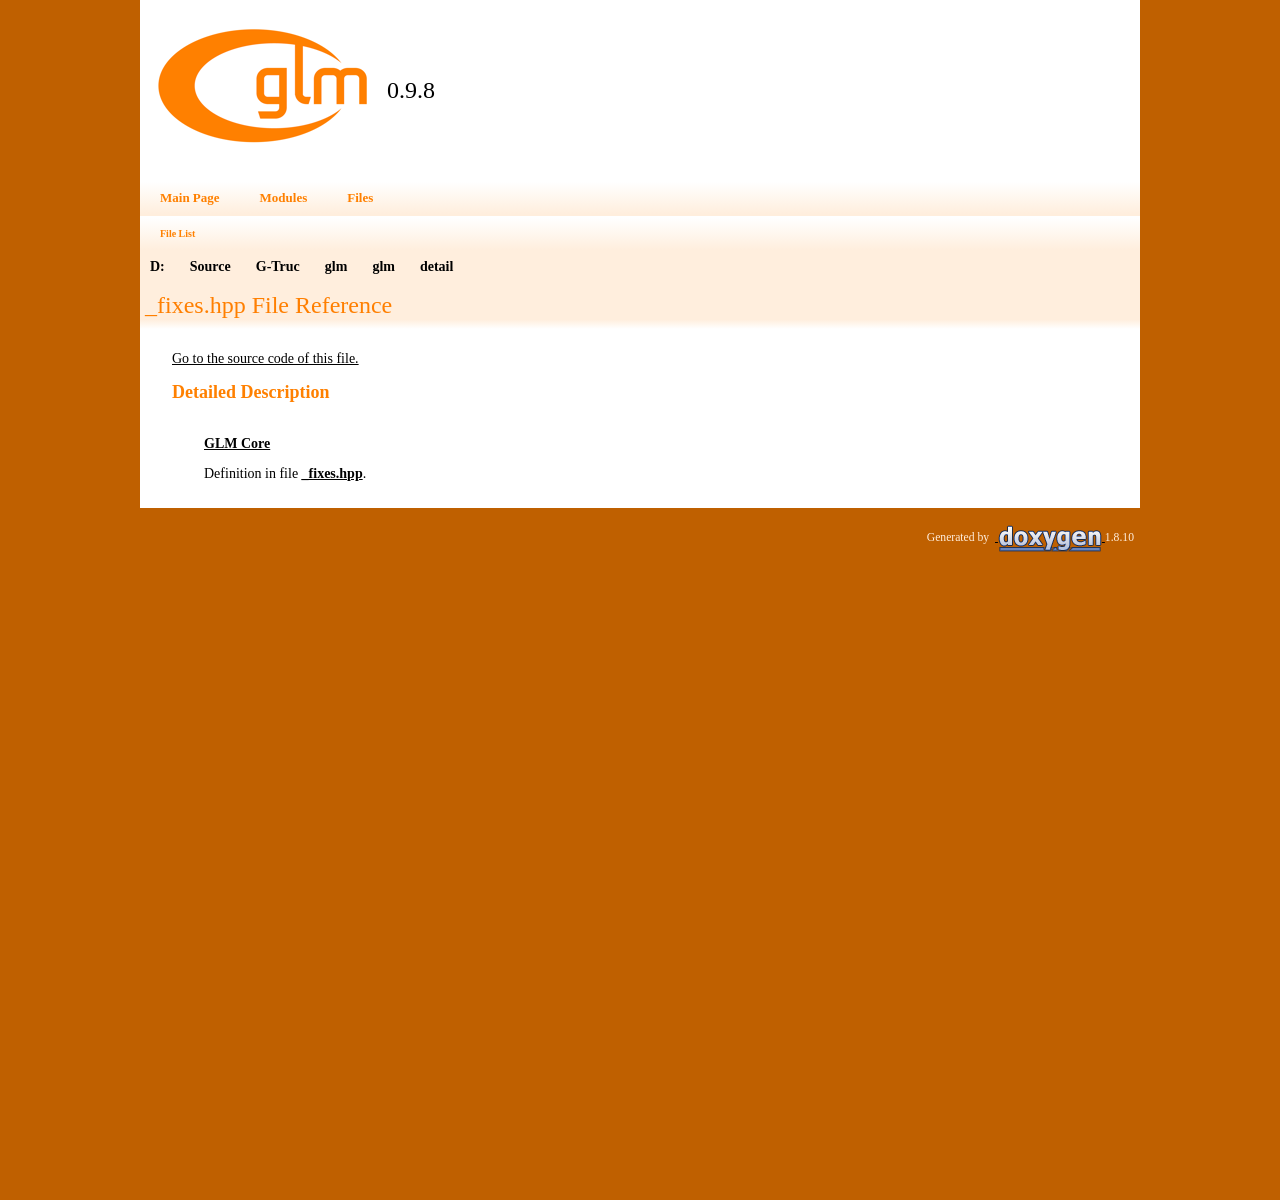
<file: external/glm-0.9.8.5/glm/doc/api/a00002.html>
<!DOCTYPE html PUBLIC "-//W3C//DTD XHTML 1.0 Transitional//EN" "http://www.w3.org/TR/xhtml1/DTD/xhtml1-transitional.dtd">
<html xmlns="http://www.w3.org/1999/xhtml">
<head>
<meta http-equiv="Content-Type" content="text/xhtml;charset=UTF-8"/>
<meta http-equiv="X-UA-Compatible" content="IE=9"/>
<meta name="generator" content="Doxygen 1.8.10"/>
<title>0.9.8: _fixes.hpp File Reference</title>
<link href="tabs.css" rel="stylesheet" type="text/css"/>
<script type="text/javascript" src="jquery.js"></script>
<script type="text/javascript" src="dynsections.js"></script>
<link href="doxygen.css" rel="stylesheet" type="text/css" />
</head>
<body>
<div id="top"><!-- do not remove this div, it is closed by doxygen! -->
<div id="titlearea">
<table cellspacing="0" cellpadding="0">
 <tbody>
 <tr style="height: 56px;">
  <td id="projectlogo"><img alt="Logo" src="logo.png"/></td>
  <td id="projectalign" style="padding-left: 0.5em;">
   <div id="projectname">0.9.8
   </div>
  </td>
 </tr>
 </tbody>
</table>
</div>
<!-- end header part -->
<!-- Generated by Doxygen 1.8.10 -->
  <div id="navrow1" class="tabs">
    <ul class="tablist">
      <li><a href="index.html"><span>Main&#160;Page</span></a></li>
      <li><a href="modules.html"><span>Modules</span></a></li>
      <li class="current"><a href="files.html"><span>Files</span></a></li>
    </ul>
  </div>
  <div id="navrow2" class="tabs2">
    <ul class="tablist">
      <li><a href="files.html"><span>File&#160;List</span></a></li>
    </ul>
  </div>
<div id="nav-path" class="navpath">
  <ul>
<li class="navelem"><a class="el" href="dir_275089585c7fc1b5fd5d7d42c69cb1da.html">D:</a></li><li class="navelem"><a class="el" href="dir_7b98f88bffbed4b390b5f8f520d9c08e.html">Source</a></li><li class="navelem"><a class="el" href="dir_1f76e953200861345293ade84ac7fb6c.html">G-Truc</a></li><li class="navelem"><a class="el" href="dir_e29b03b892e0e25920d021a614d4db9b.html">glm</a></li><li class="navelem"><a class="el" href="dir_5ce58d942b2d0776e17a9a58abc01e04.html">glm</a></li><li class="navelem"><a class="el" href="dir_e529a619cfdec1fa4c331fb042fd332f.html">detail</a></li>  </ul>
</div>
</div><!-- top -->
<div class="header">
  <div class="headertitle">
<div class="title">_fixes.hpp File Reference</div>  </div>
</div><!--header-->
<div class="contents">

<p><a href="a00002_source.html">Go to the source code of this file.</a></p>
<a name="details" id="details"></a><h2 class="groupheader">Detailed Description</h2>
<div class="textblock"><p><a class="el" href="a00156.html">GLM Core</a> </p>

<p>Definition in file <a class="el" href="a00002_source.html">_fixes.hpp</a>.</p>
</div></div><!-- contents -->
<!-- start footer part -->
<hr class="footer"/><address class="footer"><small>
Generated by &#160;<a href="http://www.doxygen.org/index.html">
<img class="footer" src="doxygen.png" alt="doxygen"/>
</a> 1.8.10
</small></address>
</body>
</html>
</file>
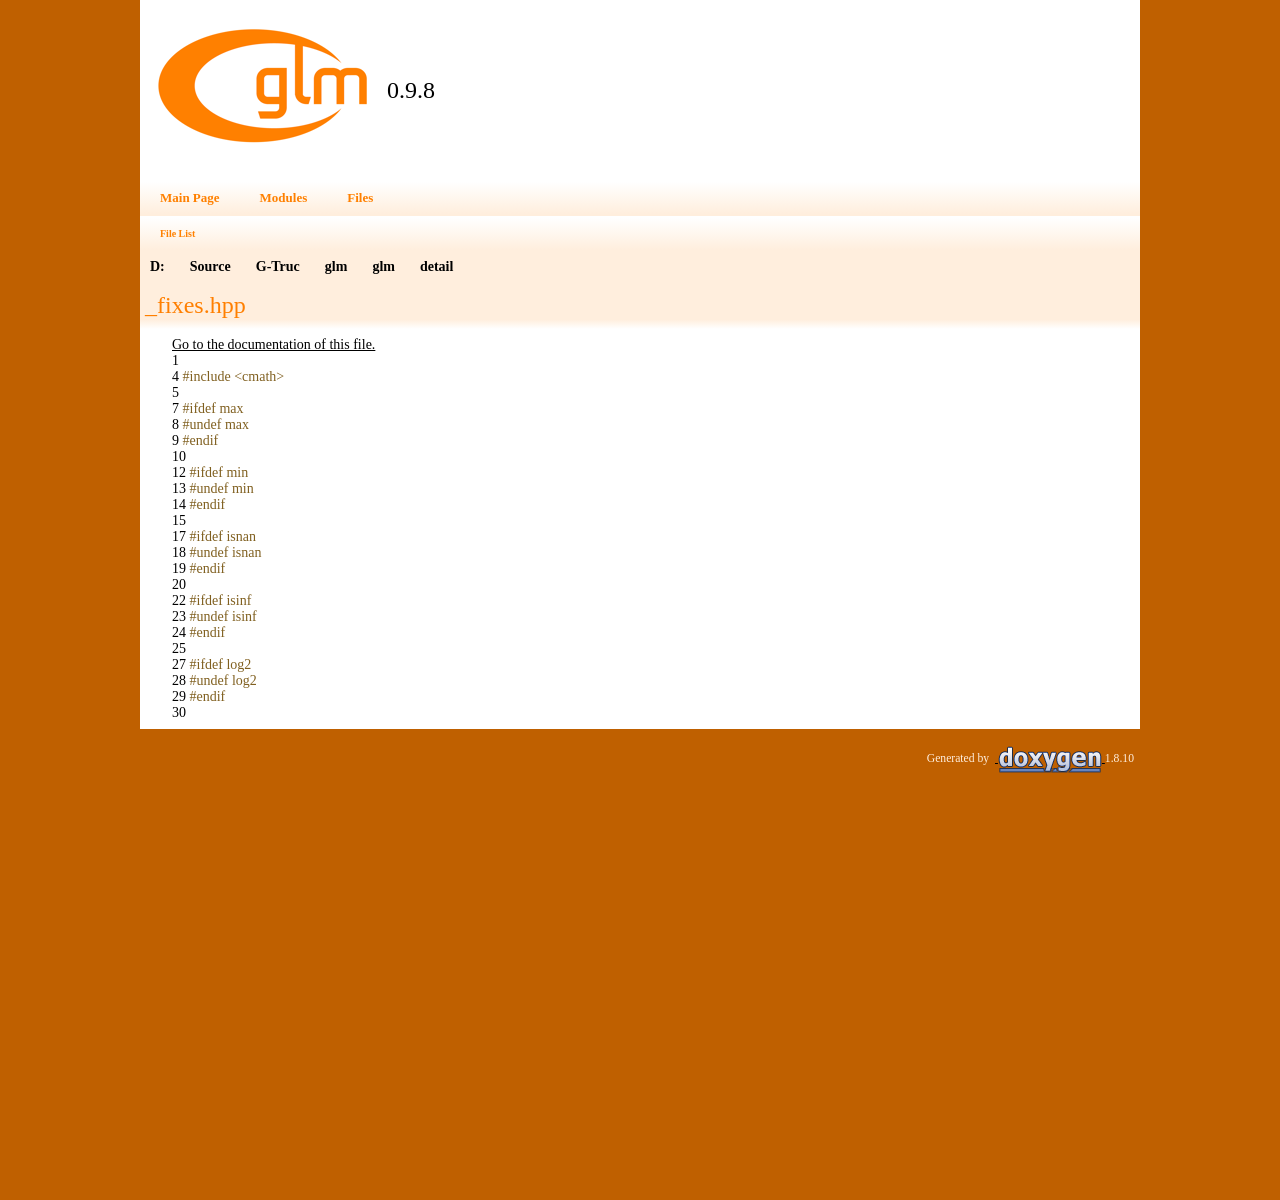
<file: external/glm-0.9.8.5/glm/doc/api/a00002_source.html>
<!DOCTYPE html PUBLIC "-//W3C//DTD XHTML 1.0 Transitional//EN" "http://www.w3.org/TR/xhtml1/DTD/xhtml1-transitional.dtd">
<html xmlns="http://www.w3.org/1999/xhtml">
<head>
<meta http-equiv="Content-Type" content="text/xhtml;charset=UTF-8"/>
<meta http-equiv="X-UA-Compatible" content="IE=9"/>
<meta name="generator" content="Doxygen 1.8.10"/>
<title>0.9.8: _fixes.hpp Source File</title>
<link href="tabs.css" rel="stylesheet" type="text/css"/>
<script type="text/javascript" src="jquery.js"></script>
<script type="text/javascript" src="dynsections.js"></script>
<link href="doxygen.css" rel="stylesheet" type="text/css" />
</head>
<body>
<div id="top"><!-- do not remove this div, it is closed by doxygen! -->
<div id="titlearea">
<table cellspacing="0" cellpadding="0">
 <tbody>
 <tr style="height: 56px;">
  <td id="projectlogo"><img alt="Logo" src="logo.png"/></td>
  <td id="projectalign" style="padding-left: 0.5em;">
   <div id="projectname">0.9.8
   </div>
  </td>
 </tr>
 </tbody>
</table>
</div>
<!-- end header part -->
<!-- Generated by Doxygen 1.8.10 -->
  <div id="navrow1" class="tabs">
    <ul class="tablist">
      <li><a href="index.html"><span>Main&#160;Page</span></a></li>
      <li><a href="modules.html"><span>Modules</span></a></li>
      <li class="current"><a href="files.html"><span>Files</span></a></li>
    </ul>
  </div>
  <div id="navrow2" class="tabs2">
    <ul class="tablist">
      <li><a href="files.html"><span>File&#160;List</span></a></li>
    </ul>
  </div>
<div id="nav-path" class="navpath">
  <ul>
<li class="navelem"><a class="el" href="dir_275089585c7fc1b5fd5d7d42c69cb1da.html">D:</a></li><li class="navelem"><a class="el" href="dir_7b98f88bffbed4b390b5f8f520d9c08e.html">Source</a></li><li class="navelem"><a class="el" href="dir_1f76e953200861345293ade84ac7fb6c.html">G-Truc</a></li><li class="navelem"><a class="el" href="dir_e29b03b892e0e25920d021a614d4db9b.html">glm</a></li><li class="navelem"><a class="el" href="dir_5ce58d942b2d0776e17a9a58abc01e04.html">glm</a></li><li class="navelem"><a class="el" href="dir_e529a619cfdec1fa4c331fb042fd332f.html">detail</a></li>  </ul>
</div>
</div><!-- top -->
<div class="header">
  <div class="headertitle">
<div class="title">_fixes.hpp</div>  </div>
</div><!--header-->
<div class="contents">
<a href="a00002.html">Go to the documentation of this file.</a><div class="fragment"><div class="line"><a name="l00001"></a><span class="lineno">    1</span>&#160;</div>
<div class="line"><a name="l00004"></a><span class="lineno">    4</span>&#160;<span class="preprocessor">#include &lt;cmath&gt;</span></div>
<div class="line"><a name="l00005"></a><span class="lineno">    5</span>&#160;</div>
<div class="line"><a name="l00007"></a><span class="lineno">    7</span>&#160;<span class="preprocessor">#ifdef max</span></div>
<div class="line"><a name="l00008"></a><span class="lineno">    8</span>&#160;<span class="preprocessor">#undef max</span></div>
<div class="line"><a name="l00009"></a><span class="lineno">    9</span>&#160;<span class="preprocessor">#endif</span></div>
<div class="line"><a name="l00010"></a><span class="lineno">   10</span>&#160;</div>
<div class="line"><a name="l00012"></a><span class="lineno">   12</span>&#160;<span class="preprocessor">#ifdef min</span></div>
<div class="line"><a name="l00013"></a><span class="lineno">   13</span>&#160;<span class="preprocessor">#undef min</span></div>
<div class="line"><a name="l00014"></a><span class="lineno">   14</span>&#160;<span class="preprocessor">#endif</span></div>
<div class="line"><a name="l00015"></a><span class="lineno">   15</span>&#160;</div>
<div class="line"><a name="l00017"></a><span class="lineno">   17</span>&#160;<span class="preprocessor">#ifdef isnan</span></div>
<div class="line"><a name="l00018"></a><span class="lineno">   18</span>&#160;<span class="preprocessor">#undef isnan</span></div>
<div class="line"><a name="l00019"></a><span class="lineno">   19</span>&#160;<span class="preprocessor">#endif</span></div>
<div class="line"><a name="l00020"></a><span class="lineno">   20</span>&#160;</div>
<div class="line"><a name="l00022"></a><span class="lineno">   22</span>&#160;<span class="preprocessor">#ifdef isinf</span></div>
<div class="line"><a name="l00023"></a><span class="lineno">   23</span>&#160;<span class="preprocessor">#undef isinf</span></div>
<div class="line"><a name="l00024"></a><span class="lineno">   24</span>&#160;<span class="preprocessor">#endif</span></div>
<div class="line"><a name="l00025"></a><span class="lineno">   25</span>&#160;</div>
<div class="line"><a name="l00027"></a><span class="lineno">   27</span>&#160;<span class="preprocessor">#ifdef log2</span></div>
<div class="line"><a name="l00028"></a><span class="lineno">   28</span>&#160;<span class="preprocessor">#undef log2</span></div>
<div class="line"><a name="l00029"></a><span class="lineno">   29</span>&#160;<span class="preprocessor">#endif</span></div>
<div class="line"><a name="l00030"></a><span class="lineno">   30</span>&#160;</div>
</div><!-- fragment --></div><!-- contents -->
<!-- start footer part -->
<hr class="footer"/><address class="footer"><small>
Generated by &#160;<a href="http://www.doxygen.org/index.html">
<img class="footer" src="doxygen.png" alt="doxygen"/>
</a> 1.8.10
</small></address>
</body>
</html>
</file>
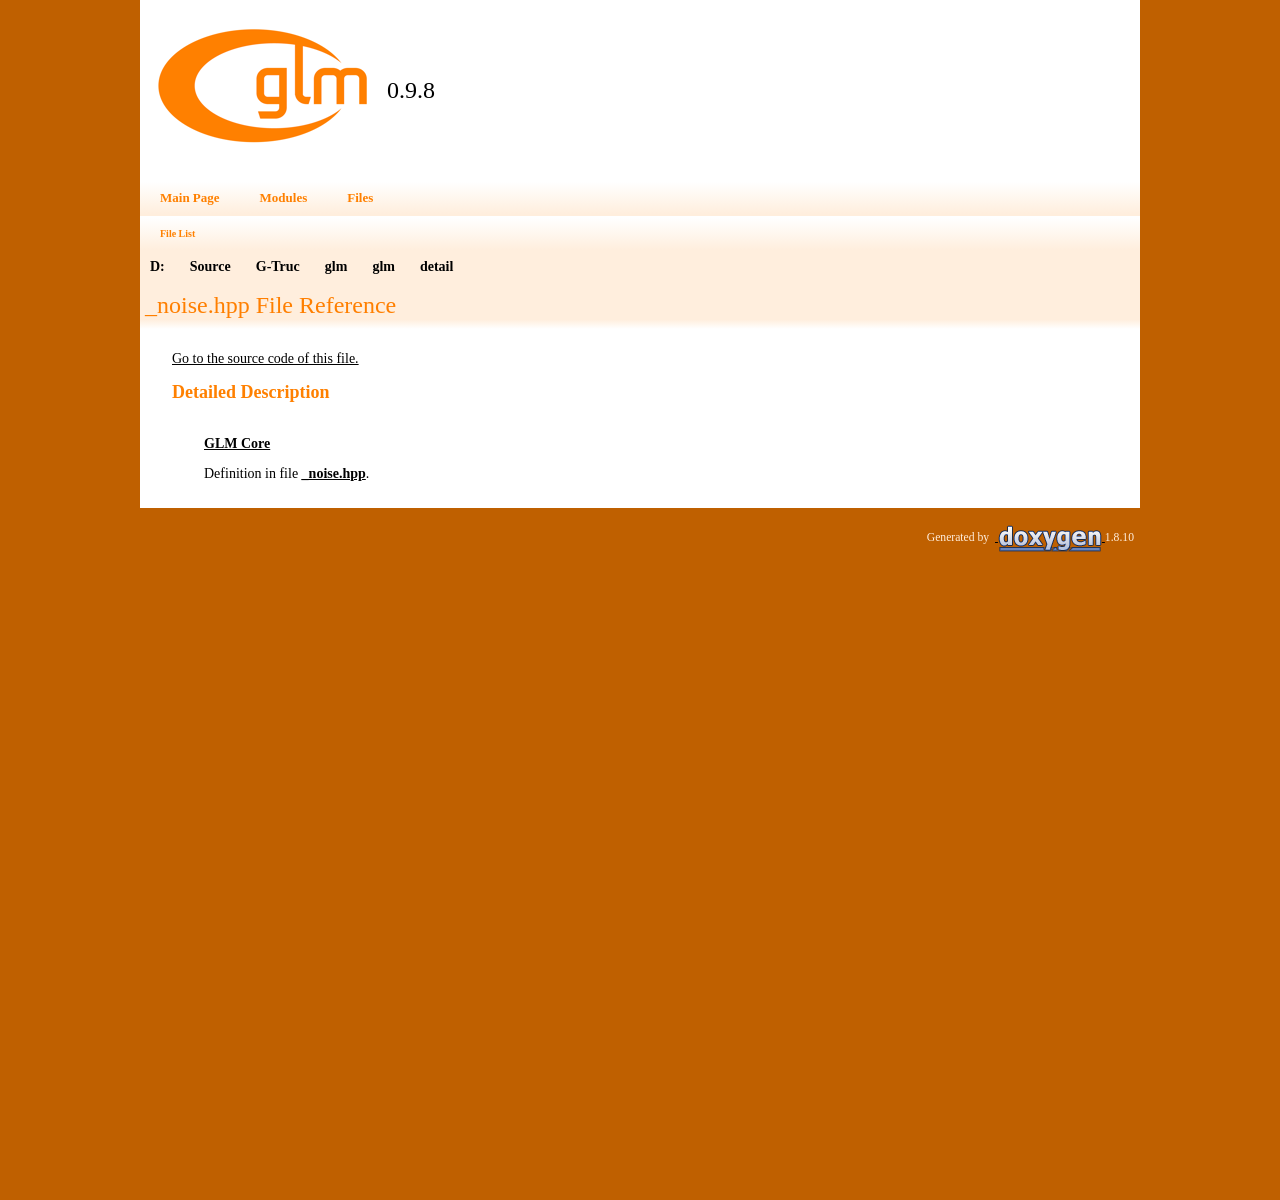
<file: external/glm-0.9.8.5/glm/doc/api/a00003.html>
<!DOCTYPE html PUBLIC "-//W3C//DTD XHTML 1.0 Transitional//EN" "http://www.w3.org/TR/xhtml1/DTD/xhtml1-transitional.dtd">
<html xmlns="http://www.w3.org/1999/xhtml">
<head>
<meta http-equiv="Content-Type" content="text/xhtml;charset=UTF-8"/>
<meta http-equiv="X-UA-Compatible" content="IE=9"/>
<meta name="generator" content="Doxygen 1.8.10"/>
<title>0.9.8: _noise.hpp File Reference</title>
<link href="tabs.css" rel="stylesheet" type="text/css"/>
<script type="text/javascript" src="jquery.js"></script>
<script type="text/javascript" src="dynsections.js"></script>
<link href="doxygen.css" rel="stylesheet" type="text/css" />
</head>
<body>
<div id="top"><!-- do not remove this div, it is closed by doxygen! -->
<div id="titlearea">
<table cellspacing="0" cellpadding="0">
 <tbody>
 <tr style="height: 56px;">
  <td id="projectlogo"><img alt="Logo" src="logo.png"/></td>
  <td id="projectalign" style="padding-left: 0.5em;">
   <div id="projectname">0.9.8
   </div>
  </td>
 </tr>
 </tbody>
</table>
</div>
<!-- end header part -->
<!-- Generated by Doxygen 1.8.10 -->
  <div id="navrow1" class="tabs">
    <ul class="tablist">
      <li><a href="index.html"><span>Main&#160;Page</span></a></li>
      <li><a href="modules.html"><span>Modules</span></a></li>
      <li class="current"><a href="files.html"><span>Files</span></a></li>
    </ul>
  </div>
  <div id="navrow2" class="tabs2">
    <ul class="tablist">
      <li><a href="files.html"><span>File&#160;List</span></a></li>
    </ul>
  </div>
<div id="nav-path" class="navpath">
  <ul>
<li class="navelem"><a class="el" href="dir_275089585c7fc1b5fd5d7d42c69cb1da.html">D:</a></li><li class="navelem"><a class="el" href="dir_7b98f88bffbed4b390b5f8f520d9c08e.html">Source</a></li><li class="navelem"><a class="el" href="dir_1f76e953200861345293ade84ac7fb6c.html">G-Truc</a></li><li class="navelem"><a class="el" href="dir_e29b03b892e0e25920d021a614d4db9b.html">glm</a></li><li class="navelem"><a class="el" href="dir_5ce58d942b2d0776e17a9a58abc01e04.html">glm</a></li><li class="navelem"><a class="el" href="dir_e529a619cfdec1fa4c331fb042fd332f.html">detail</a></li>  </ul>
</div>
</div><!-- top -->
<div class="header">
  <div class="headertitle">
<div class="title">_noise.hpp File Reference</div>  </div>
</div><!--header-->
<div class="contents">

<p><a href="a00003_source.html">Go to the source code of this file.</a></p>
<a name="details" id="details"></a><h2 class="groupheader">Detailed Description</h2>
<div class="textblock"><p><a class="el" href="a00156.html">GLM Core</a> </p>

<p>Definition in file <a class="el" href="a00003_source.html">_noise.hpp</a>.</p>
</div></div><!-- contents -->
<!-- start footer part -->
<hr class="footer"/><address class="footer"><small>
Generated by &#160;<a href="http://www.doxygen.org/index.html">
<img class="footer" src="doxygen.png" alt="doxygen"/>
</a> 1.8.10
</small></address>
</body>
</html>
</file>
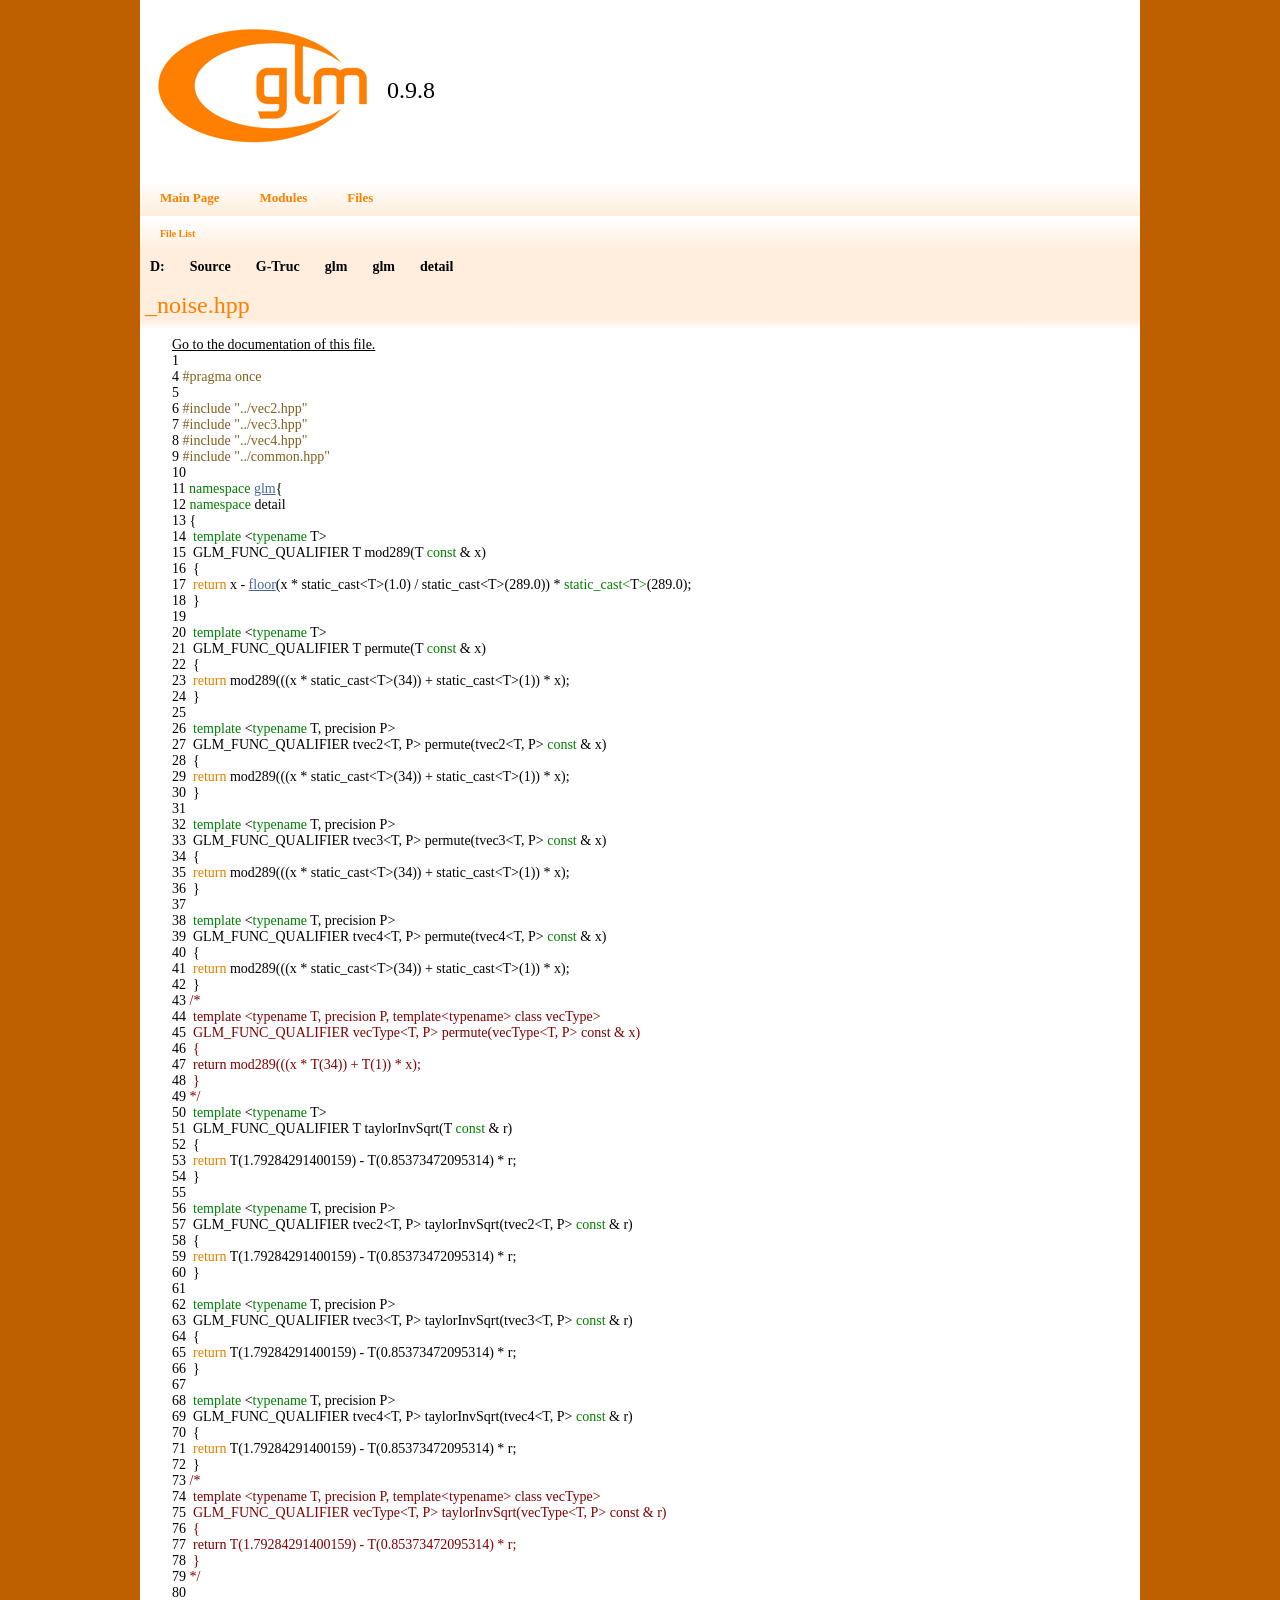
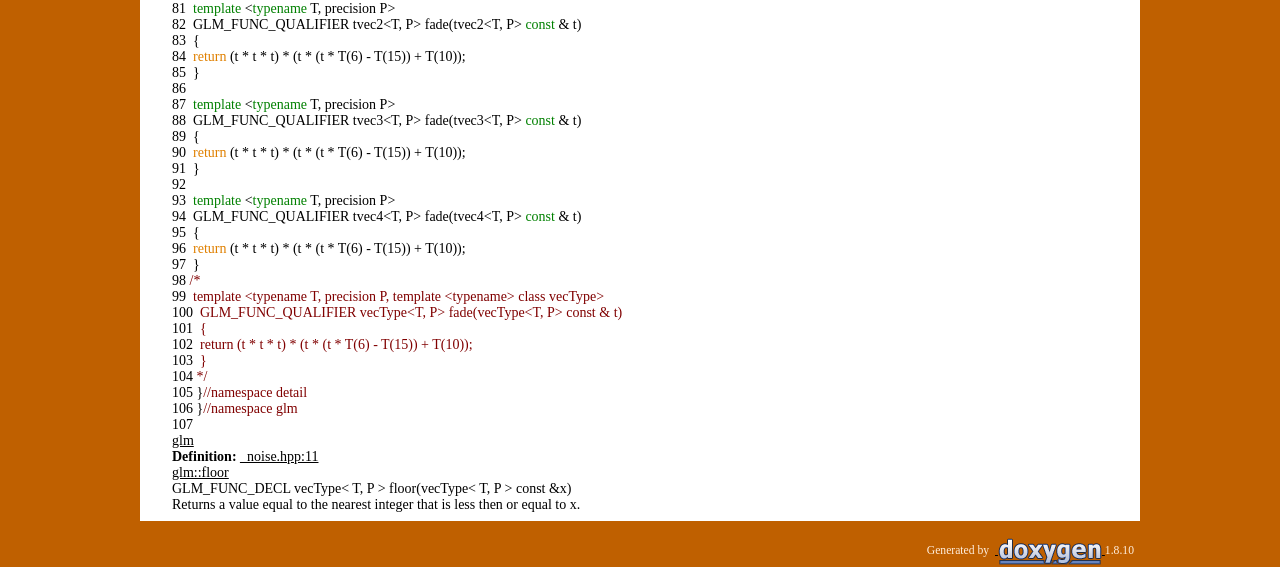
<file: external/glm-0.9.8.5/glm/doc/api/a00003_source.html>
<!DOCTYPE html PUBLIC "-//W3C//DTD XHTML 1.0 Transitional//EN" "http://www.w3.org/TR/xhtml1/DTD/xhtml1-transitional.dtd">
<html xmlns="http://www.w3.org/1999/xhtml">
<head>
<meta http-equiv="Content-Type" content="text/xhtml;charset=UTF-8"/>
<meta http-equiv="X-UA-Compatible" content="IE=9"/>
<meta name="generator" content="Doxygen 1.8.10"/>
<title>0.9.8: _noise.hpp Source File</title>
<link href="tabs.css" rel="stylesheet" type="text/css"/>
<script type="text/javascript" src="jquery.js"></script>
<script type="text/javascript" src="dynsections.js"></script>
<link href="doxygen.css" rel="stylesheet" type="text/css" />
</head>
<body>
<div id="top"><!-- do not remove this div, it is closed by doxygen! -->
<div id="titlearea">
<table cellspacing="0" cellpadding="0">
 <tbody>
 <tr style="height: 56px;">
  <td id="projectlogo"><img alt="Logo" src="logo.png"/></td>
  <td id="projectalign" style="padding-left: 0.5em;">
   <div id="projectname">0.9.8
   </div>
  </td>
 </tr>
 </tbody>
</table>
</div>
<!-- end header part -->
<!-- Generated by Doxygen 1.8.10 -->
  <div id="navrow1" class="tabs">
    <ul class="tablist">
      <li><a href="index.html"><span>Main&#160;Page</span></a></li>
      <li><a href="modules.html"><span>Modules</span></a></li>
      <li class="current"><a href="files.html"><span>Files</span></a></li>
    </ul>
  </div>
  <div id="navrow2" class="tabs2">
    <ul class="tablist">
      <li><a href="files.html"><span>File&#160;List</span></a></li>
    </ul>
  </div>
<div id="nav-path" class="navpath">
  <ul>
<li class="navelem"><a class="el" href="dir_275089585c7fc1b5fd5d7d42c69cb1da.html">D:</a></li><li class="navelem"><a class="el" href="dir_7b98f88bffbed4b390b5f8f520d9c08e.html">Source</a></li><li class="navelem"><a class="el" href="dir_1f76e953200861345293ade84ac7fb6c.html">G-Truc</a></li><li class="navelem"><a class="el" href="dir_e29b03b892e0e25920d021a614d4db9b.html">glm</a></li><li class="navelem"><a class="el" href="dir_5ce58d942b2d0776e17a9a58abc01e04.html">glm</a></li><li class="navelem"><a class="el" href="dir_e529a619cfdec1fa4c331fb042fd332f.html">detail</a></li>  </ul>
</div>
</div><!-- top -->
<div class="header">
  <div class="headertitle">
<div class="title">_noise.hpp</div>  </div>
</div><!--header-->
<div class="contents">
<a href="a00003.html">Go to the documentation of this file.</a><div class="fragment"><div class="line"><a name="l00001"></a><span class="lineno">    1</span>&#160;</div>
<div class="line"><a name="l00004"></a><span class="lineno">    4</span>&#160;<span class="preprocessor">#pragma once</span></div>
<div class="line"><a name="l00005"></a><span class="lineno">    5</span>&#160;</div>
<div class="line"><a name="l00006"></a><span class="lineno">    6</span>&#160;<span class="preprocessor">#include &quot;../vec2.hpp&quot;</span></div>
<div class="line"><a name="l00007"></a><span class="lineno">    7</span>&#160;<span class="preprocessor">#include &quot;../vec3.hpp&quot;</span></div>
<div class="line"><a name="l00008"></a><span class="lineno">    8</span>&#160;<span class="preprocessor">#include &quot;../vec4.hpp&quot;</span></div>
<div class="line"><a name="l00009"></a><span class="lineno">    9</span>&#160;<span class="preprocessor">#include &quot;../common.hpp&quot;</span></div>
<div class="line"><a name="l00010"></a><span class="lineno">   10</span>&#160;</div>
<div class="line"><a name="l00011"></a><span class="lineno">   11</span>&#160;<span class="keyword">namespace </span><a class="code" href="a00141.html">glm</a>{</div>
<div class="line"><a name="l00012"></a><span class="lineno">   12</span>&#160;<span class="keyword">namespace </span>detail</div>
<div class="line"><a name="l00013"></a><span class="lineno">   13</span>&#160;{</div>
<div class="line"><a name="l00014"></a><span class="lineno">   14</span>&#160;        <span class="keyword">template</span> &lt;<span class="keyword">typename</span> T&gt;</div>
<div class="line"><a name="l00015"></a><span class="lineno">   15</span>&#160;        GLM_FUNC_QUALIFIER T mod289(T <span class="keyword">const</span> &amp; x)</div>
<div class="line"><a name="l00016"></a><span class="lineno">   16</span>&#160;        {</div>
<div class="line"><a name="l00017"></a><span class="lineno">   17</span>&#160;                <span class="keywordflow">return</span> x - <a class="code" href="a00146.html#ga568b822b78f045f77c3325e165b44d5d">floor</a>(x * static_cast&lt;T&gt;(1.0) / static_cast&lt;T&gt;(289.0)) * <span class="keyword">static_cast&lt;</span>T<span class="keyword">&gt;</span>(289.0);</div>
<div class="line"><a name="l00018"></a><span class="lineno">   18</span>&#160;        }</div>
<div class="line"><a name="l00019"></a><span class="lineno">   19</span>&#160;</div>
<div class="line"><a name="l00020"></a><span class="lineno">   20</span>&#160;        <span class="keyword">template</span> &lt;<span class="keyword">typename</span> T&gt;</div>
<div class="line"><a name="l00021"></a><span class="lineno">   21</span>&#160;        GLM_FUNC_QUALIFIER T permute(T <span class="keyword">const</span> &amp; x)</div>
<div class="line"><a name="l00022"></a><span class="lineno">   22</span>&#160;        {</div>
<div class="line"><a name="l00023"></a><span class="lineno">   23</span>&#160;                <span class="keywordflow">return</span> mod289(((x * static_cast&lt;T&gt;(34)) + static_cast&lt;T&gt;(1)) * x);</div>
<div class="line"><a name="l00024"></a><span class="lineno">   24</span>&#160;        }</div>
<div class="line"><a name="l00025"></a><span class="lineno">   25</span>&#160;</div>
<div class="line"><a name="l00026"></a><span class="lineno">   26</span>&#160;        <span class="keyword">template</span> &lt;<span class="keyword">typename</span> T, precision P&gt;</div>
<div class="line"><a name="l00027"></a><span class="lineno">   27</span>&#160;        GLM_FUNC_QUALIFIER tvec2&lt;T, P&gt; permute(tvec2&lt;T, P&gt; <span class="keyword">const</span> &amp; x)</div>
<div class="line"><a name="l00028"></a><span class="lineno">   28</span>&#160;        {</div>
<div class="line"><a name="l00029"></a><span class="lineno">   29</span>&#160;                <span class="keywordflow">return</span> mod289(((x * static_cast&lt;T&gt;(34)) + static_cast&lt;T&gt;(1)) * x);</div>
<div class="line"><a name="l00030"></a><span class="lineno">   30</span>&#160;        }</div>
<div class="line"><a name="l00031"></a><span class="lineno">   31</span>&#160;        </div>
<div class="line"><a name="l00032"></a><span class="lineno">   32</span>&#160;        <span class="keyword">template</span> &lt;<span class="keyword">typename</span> T, precision P&gt;</div>
<div class="line"><a name="l00033"></a><span class="lineno">   33</span>&#160;        GLM_FUNC_QUALIFIER tvec3&lt;T, P&gt; permute(tvec3&lt;T, P&gt; <span class="keyword">const</span> &amp; x)</div>
<div class="line"><a name="l00034"></a><span class="lineno">   34</span>&#160;        {</div>
<div class="line"><a name="l00035"></a><span class="lineno">   35</span>&#160;                <span class="keywordflow">return</span> mod289(((x * static_cast&lt;T&gt;(34)) + static_cast&lt;T&gt;(1)) * x);</div>
<div class="line"><a name="l00036"></a><span class="lineno">   36</span>&#160;        }</div>
<div class="line"><a name="l00037"></a><span class="lineno">   37</span>&#160;        </div>
<div class="line"><a name="l00038"></a><span class="lineno">   38</span>&#160;        <span class="keyword">template</span> &lt;<span class="keyword">typename</span> T, precision P&gt;</div>
<div class="line"><a name="l00039"></a><span class="lineno">   39</span>&#160;        GLM_FUNC_QUALIFIER tvec4&lt;T, P&gt; permute(tvec4&lt;T, P&gt; <span class="keyword">const</span> &amp; x)</div>
<div class="line"><a name="l00040"></a><span class="lineno">   40</span>&#160;        {</div>
<div class="line"><a name="l00041"></a><span class="lineno">   41</span>&#160;                <span class="keywordflow">return</span> mod289(((x * static_cast&lt;T&gt;(34)) + static_cast&lt;T&gt;(1)) * x);</div>
<div class="line"><a name="l00042"></a><span class="lineno">   42</span>&#160;        }</div>
<div class="line"><a name="l00043"></a><span class="lineno">   43</span>&#160;<span class="comment">/*</span></div>
<div class="line"><a name="l00044"></a><span class="lineno">   44</span>&#160;<span class="comment">        template &lt;typename T, precision P, template&lt;typename&gt; class vecType&gt;</span></div>
<div class="line"><a name="l00045"></a><span class="lineno">   45</span>&#160;<span class="comment">        GLM_FUNC_QUALIFIER vecType&lt;T, P&gt; permute(vecType&lt;T, P&gt; const &amp; x)</span></div>
<div class="line"><a name="l00046"></a><span class="lineno">   46</span>&#160;<span class="comment">        {</span></div>
<div class="line"><a name="l00047"></a><span class="lineno">   47</span>&#160;<span class="comment">                return mod289(((x * T(34)) + T(1)) * x);</span></div>
<div class="line"><a name="l00048"></a><span class="lineno">   48</span>&#160;<span class="comment">        }</span></div>
<div class="line"><a name="l00049"></a><span class="lineno">   49</span>&#160;<span class="comment">*/</span></div>
<div class="line"><a name="l00050"></a><span class="lineno">   50</span>&#160;        <span class="keyword">template</span> &lt;<span class="keyword">typename</span> T&gt;</div>
<div class="line"><a name="l00051"></a><span class="lineno">   51</span>&#160;        GLM_FUNC_QUALIFIER T taylorInvSqrt(T <span class="keyword">const</span> &amp; r)</div>
<div class="line"><a name="l00052"></a><span class="lineno">   52</span>&#160;        {</div>
<div class="line"><a name="l00053"></a><span class="lineno">   53</span>&#160;                <span class="keywordflow">return</span> T(1.79284291400159) - T(0.85373472095314) * r;</div>
<div class="line"><a name="l00054"></a><span class="lineno">   54</span>&#160;        }</div>
<div class="line"><a name="l00055"></a><span class="lineno">   55</span>&#160;        </div>
<div class="line"><a name="l00056"></a><span class="lineno">   56</span>&#160;        <span class="keyword">template</span> &lt;<span class="keyword">typename</span> T, precision P&gt;</div>
<div class="line"><a name="l00057"></a><span class="lineno">   57</span>&#160;        GLM_FUNC_QUALIFIER tvec2&lt;T, P&gt; taylorInvSqrt(tvec2&lt;T, P&gt; <span class="keyword">const</span> &amp; r)</div>
<div class="line"><a name="l00058"></a><span class="lineno">   58</span>&#160;        {</div>
<div class="line"><a name="l00059"></a><span class="lineno">   59</span>&#160;                <span class="keywordflow">return</span> T(1.79284291400159) - T(0.85373472095314) * r;</div>
<div class="line"><a name="l00060"></a><span class="lineno">   60</span>&#160;        }</div>
<div class="line"><a name="l00061"></a><span class="lineno">   61</span>&#160;        </div>
<div class="line"><a name="l00062"></a><span class="lineno">   62</span>&#160;        <span class="keyword">template</span> &lt;<span class="keyword">typename</span> T, precision P&gt;</div>
<div class="line"><a name="l00063"></a><span class="lineno">   63</span>&#160;        GLM_FUNC_QUALIFIER tvec3&lt;T, P&gt; taylorInvSqrt(tvec3&lt;T, P&gt; <span class="keyword">const</span> &amp; r)</div>
<div class="line"><a name="l00064"></a><span class="lineno">   64</span>&#160;        {</div>
<div class="line"><a name="l00065"></a><span class="lineno">   65</span>&#160;                <span class="keywordflow">return</span> T(1.79284291400159) - T(0.85373472095314) * r;</div>
<div class="line"><a name="l00066"></a><span class="lineno">   66</span>&#160;        }</div>
<div class="line"><a name="l00067"></a><span class="lineno">   67</span>&#160;        </div>
<div class="line"><a name="l00068"></a><span class="lineno">   68</span>&#160;        <span class="keyword">template</span> &lt;<span class="keyword">typename</span> T, precision P&gt;</div>
<div class="line"><a name="l00069"></a><span class="lineno">   69</span>&#160;        GLM_FUNC_QUALIFIER tvec4&lt;T, P&gt; taylorInvSqrt(tvec4&lt;T, P&gt; <span class="keyword">const</span> &amp; r)</div>
<div class="line"><a name="l00070"></a><span class="lineno">   70</span>&#160;        {</div>
<div class="line"><a name="l00071"></a><span class="lineno">   71</span>&#160;                <span class="keywordflow">return</span> T(1.79284291400159) - T(0.85373472095314) * r;</div>
<div class="line"><a name="l00072"></a><span class="lineno">   72</span>&#160;        }</div>
<div class="line"><a name="l00073"></a><span class="lineno">   73</span>&#160;<span class="comment">/*</span></div>
<div class="line"><a name="l00074"></a><span class="lineno">   74</span>&#160;<span class="comment">        template &lt;typename T, precision P, template&lt;typename&gt; class vecType&gt;</span></div>
<div class="line"><a name="l00075"></a><span class="lineno">   75</span>&#160;<span class="comment">        GLM_FUNC_QUALIFIER vecType&lt;T, P&gt; taylorInvSqrt(vecType&lt;T, P&gt; const &amp; r)</span></div>
<div class="line"><a name="l00076"></a><span class="lineno">   76</span>&#160;<span class="comment">        {</span></div>
<div class="line"><a name="l00077"></a><span class="lineno">   77</span>&#160;<span class="comment">                return T(1.79284291400159) - T(0.85373472095314) * r;</span></div>
<div class="line"><a name="l00078"></a><span class="lineno">   78</span>&#160;<span class="comment">        }</span></div>
<div class="line"><a name="l00079"></a><span class="lineno">   79</span>&#160;<span class="comment">*/</span></div>
<div class="line"><a name="l00080"></a><span class="lineno">   80</span>&#160;        </div>
<div class="line"><a name="l00081"></a><span class="lineno">   81</span>&#160;        <span class="keyword">template</span> &lt;<span class="keyword">typename</span> T, precision P&gt;</div>
<div class="line"><a name="l00082"></a><span class="lineno">   82</span>&#160;        GLM_FUNC_QUALIFIER tvec2&lt;T, P&gt; fade(tvec2&lt;T, P&gt; <span class="keyword">const</span> &amp; t)</div>
<div class="line"><a name="l00083"></a><span class="lineno">   83</span>&#160;        {</div>
<div class="line"><a name="l00084"></a><span class="lineno">   84</span>&#160;                <span class="keywordflow">return</span> (t * t * t) * (t * (t * T(6) - T(15)) + T(10));</div>
<div class="line"><a name="l00085"></a><span class="lineno">   85</span>&#160;        }</div>
<div class="line"><a name="l00086"></a><span class="lineno">   86</span>&#160;        </div>
<div class="line"><a name="l00087"></a><span class="lineno">   87</span>&#160;        <span class="keyword">template</span> &lt;<span class="keyword">typename</span> T, precision P&gt;</div>
<div class="line"><a name="l00088"></a><span class="lineno">   88</span>&#160;        GLM_FUNC_QUALIFIER tvec3&lt;T, P&gt; fade(tvec3&lt;T, P&gt; <span class="keyword">const</span> &amp; t)</div>
<div class="line"><a name="l00089"></a><span class="lineno">   89</span>&#160;        {</div>
<div class="line"><a name="l00090"></a><span class="lineno">   90</span>&#160;                <span class="keywordflow">return</span> (t * t * t) * (t * (t * T(6) - T(15)) + T(10));</div>
<div class="line"><a name="l00091"></a><span class="lineno">   91</span>&#160;        }</div>
<div class="line"><a name="l00092"></a><span class="lineno">   92</span>&#160;        </div>
<div class="line"><a name="l00093"></a><span class="lineno">   93</span>&#160;        <span class="keyword">template</span> &lt;<span class="keyword">typename</span> T, precision P&gt;</div>
<div class="line"><a name="l00094"></a><span class="lineno">   94</span>&#160;        GLM_FUNC_QUALIFIER tvec4&lt;T, P&gt; fade(tvec4&lt;T, P&gt; <span class="keyword">const</span> &amp; t)</div>
<div class="line"><a name="l00095"></a><span class="lineno">   95</span>&#160;        {</div>
<div class="line"><a name="l00096"></a><span class="lineno">   96</span>&#160;                <span class="keywordflow">return</span> (t * t * t) * (t * (t * T(6) - T(15)) + T(10));</div>
<div class="line"><a name="l00097"></a><span class="lineno">   97</span>&#160;        }</div>
<div class="line"><a name="l00098"></a><span class="lineno">   98</span>&#160;<span class="comment">/*</span></div>
<div class="line"><a name="l00099"></a><span class="lineno">   99</span>&#160;<span class="comment">        template &lt;typename T, precision P, template &lt;typename&gt; class vecType&gt;</span></div>
<div class="line"><a name="l00100"></a><span class="lineno">  100</span>&#160;<span class="comment">        GLM_FUNC_QUALIFIER vecType&lt;T, P&gt; fade(vecType&lt;T, P&gt; const &amp; t)</span></div>
<div class="line"><a name="l00101"></a><span class="lineno">  101</span>&#160;<span class="comment">        {</span></div>
<div class="line"><a name="l00102"></a><span class="lineno">  102</span>&#160;<span class="comment">                return (t * t * t) * (t * (t * T(6) - T(15)) + T(10));</span></div>
<div class="line"><a name="l00103"></a><span class="lineno">  103</span>&#160;<span class="comment">        }</span></div>
<div class="line"><a name="l00104"></a><span class="lineno">  104</span>&#160;<span class="comment">*/</span></div>
<div class="line"><a name="l00105"></a><span class="lineno">  105</span>&#160;}<span class="comment">//namespace detail</span></div>
<div class="line"><a name="l00106"></a><span class="lineno">  106</span>&#160;}<span class="comment">//namespace glm</span></div>
<div class="line"><a name="l00107"></a><span class="lineno">  107</span>&#160;</div>
<div class="ttc" id="a00141_html"><div class="ttname"><a href="a00141.html">glm</a></div><div class="ttdef"><b>Definition:</b> <a href="a00003_source.html#l00011">_noise.hpp:11</a></div></div>
<div class="ttc" id="a00146_html_ga568b822b78f045f77c3325e165b44d5d"><div class="ttname"><a href="a00146.html#ga568b822b78f045f77c3325e165b44d5d">glm::floor</a></div><div class="ttdeci">GLM_FUNC_DECL vecType&lt; T, P &gt; floor(vecType&lt; T, P &gt; const &amp;x)</div><div class="ttdoc">Returns a value equal to the nearest integer that is less then or equal to x. </div></div>
</div><!-- fragment --></div><!-- contents -->
<!-- start footer part -->
<hr class="footer"/><address class="footer"><small>
Generated by &#160;<a href="http://www.doxygen.org/index.html">
<img class="footer" src="doxygen.png" alt="doxygen"/>
</a> 1.8.10
</small></address>
</body>
</html>
</file>
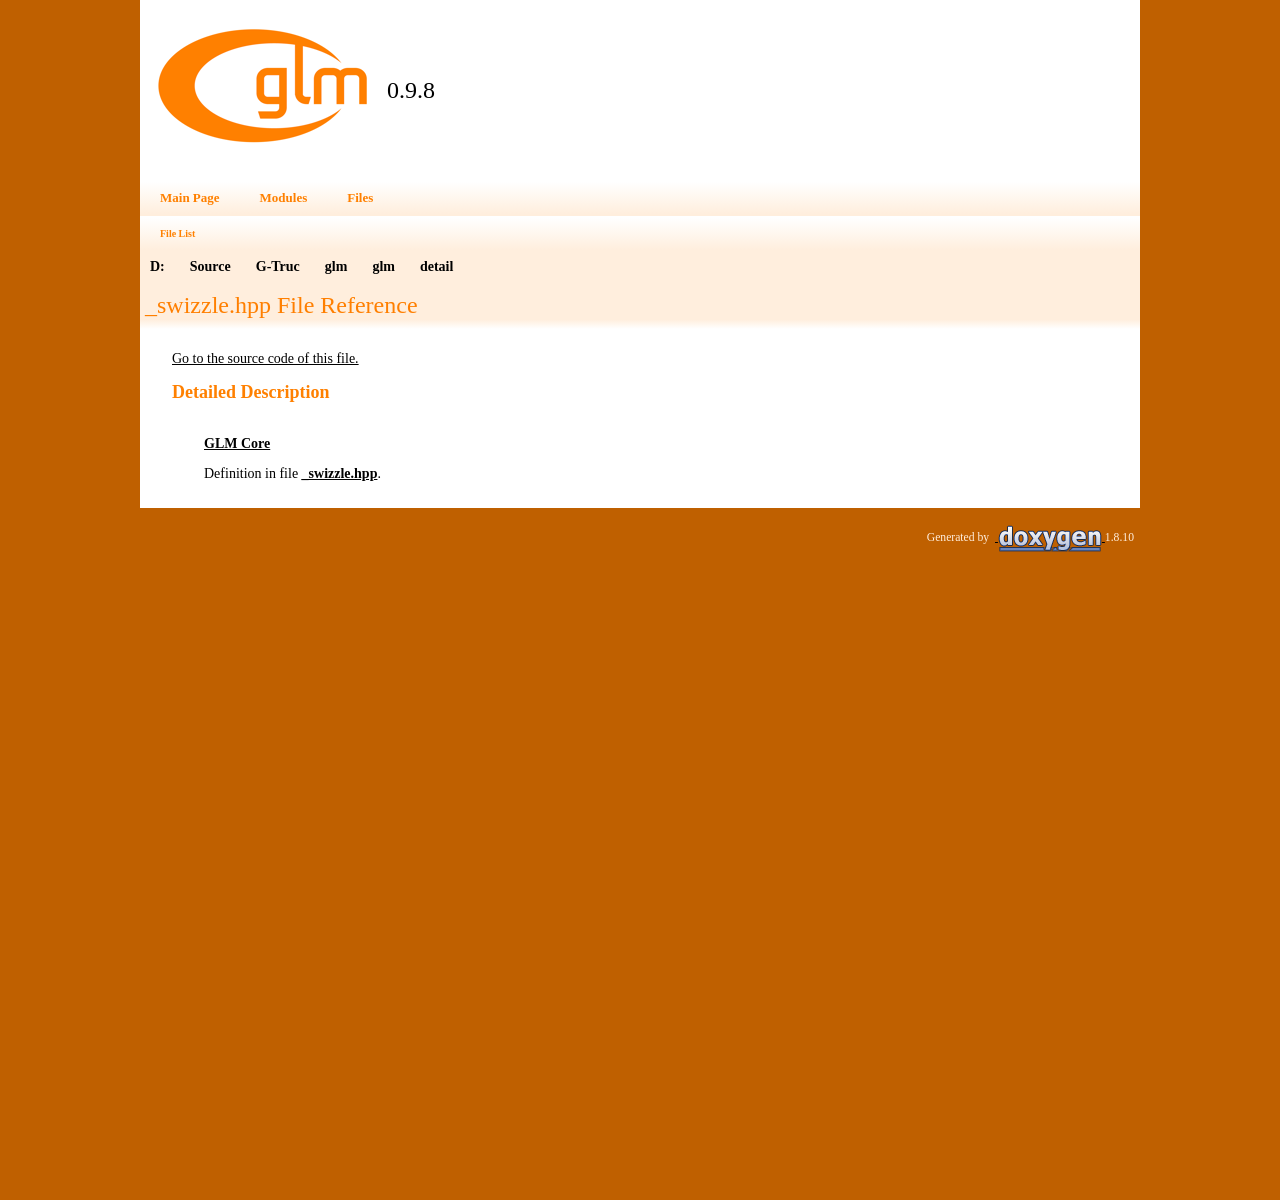
<file: external/glm-0.9.8.5/glm/doc/api/a00004.html>
<!DOCTYPE html PUBLIC "-//W3C//DTD XHTML 1.0 Transitional//EN" "http://www.w3.org/TR/xhtml1/DTD/xhtml1-transitional.dtd">
<html xmlns="http://www.w3.org/1999/xhtml">
<head>
<meta http-equiv="Content-Type" content="text/xhtml;charset=UTF-8"/>
<meta http-equiv="X-UA-Compatible" content="IE=9"/>
<meta name="generator" content="Doxygen 1.8.10"/>
<title>0.9.8: _swizzle.hpp File Reference</title>
<link href="tabs.css" rel="stylesheet" type="text/css"/>
<script type="text/javascript" src="jquery.js"></script>
<script type="text/javascript" src="dynsections.js"></script>
<link href="doxygen.css" rel="stylesheet" type="text/css" />
</head>
<body>
<div id="top"><!-- do not remove this div, it is closed by doxygen! -->
<div id="titlearea">
<table cellspacing="0" cellpadding="0">
 <tbody>
 <tr style="height: 56px;">
  <td id="projectlogo"><img alt="Logo" src="logo.png"/></td>
  <td id="projectalign" style="padding-left: 0.5em;">
   <div id="projectname">0.9.8
   </div>
  </td>
 </tr>
 </tbody>
</table>
</div>
<!-- end header part -->
<!-- Generated by Doxygen 1.8.10 -->
  <div id="navrow1" class="tabs">
    <ul class="tablist">
      <li><a href="index.html"><span>Main&#160;Page</span></a></li>
      <li><a href="modules.html"><span>Modules</span></a></li>
      <li class="current"><a href="files.html"><span>Files</span></a></li>
    </ul>
  </div>
  <div id="navrow2" class="tabs2">
    <ul class="tablist">
      <li><a href="files.html"><span>File&#160;List</span></a></li>
    </ul>
  </div>
<div id="nav-path" class="navpath">
  <ul>
<li class="navelem"><a class="el" href="dir_275089585c7fc1b5fd5d7d42c69cb1da.html">D:</a></li><li class="navelem"><a class="el" href="dir_7b98f88bffbed4b390b5f8f520d9c08e.html">Source</a></li><li class="navelem"><a class="el" href="dir_1f76e953200861345293ade84ac7fb6c.html">G-Truc</a></li><li class="navelem"><a class="el" href="dir_e29b03b892e0e25920d021a614d4db9b.html">glm</a></li><li class="navelem"><a class="el" href="dir_5ce58d942b2d0776e17a9a58abc01e04.html">glm</a></li><li class="navelem"><a class="el" href="dir_e529a619cfdec1fa4c331fb042fd332f.html">detail</a></li>  </ul>
</div>
</div><!-- top -->
<div class="header">
  <div class="headertitle">
<div class="title">_swizzle.hpp File Reference</div>  </div>
</div><!--header-->
<div class="contents">

<p><a href="a00004_source.html">Go to the source code of this file.</a></p>
<a name="details" id="details"></a><h2 class="groupheader">Detailed Description</h2>
<div class="textblock"><p><a class="el" href="a00156.html">GLM Core</a> </p>

<p>Definition in file <a class="el" href="a00004_source.html">_swizzle.hpp</a>.</p>
</div></div><!-- contents -->
<!-- start footer part -->
<hr class="footer"/><address class="footer"><small>
Generated by &#160;<a href="http://www.doxygen.org/index.html">
<img class="footer" src="doxygen.png" alt="doxygen"/>
</a> 1.8.10
</small></address>
</body>
</html>
</file>
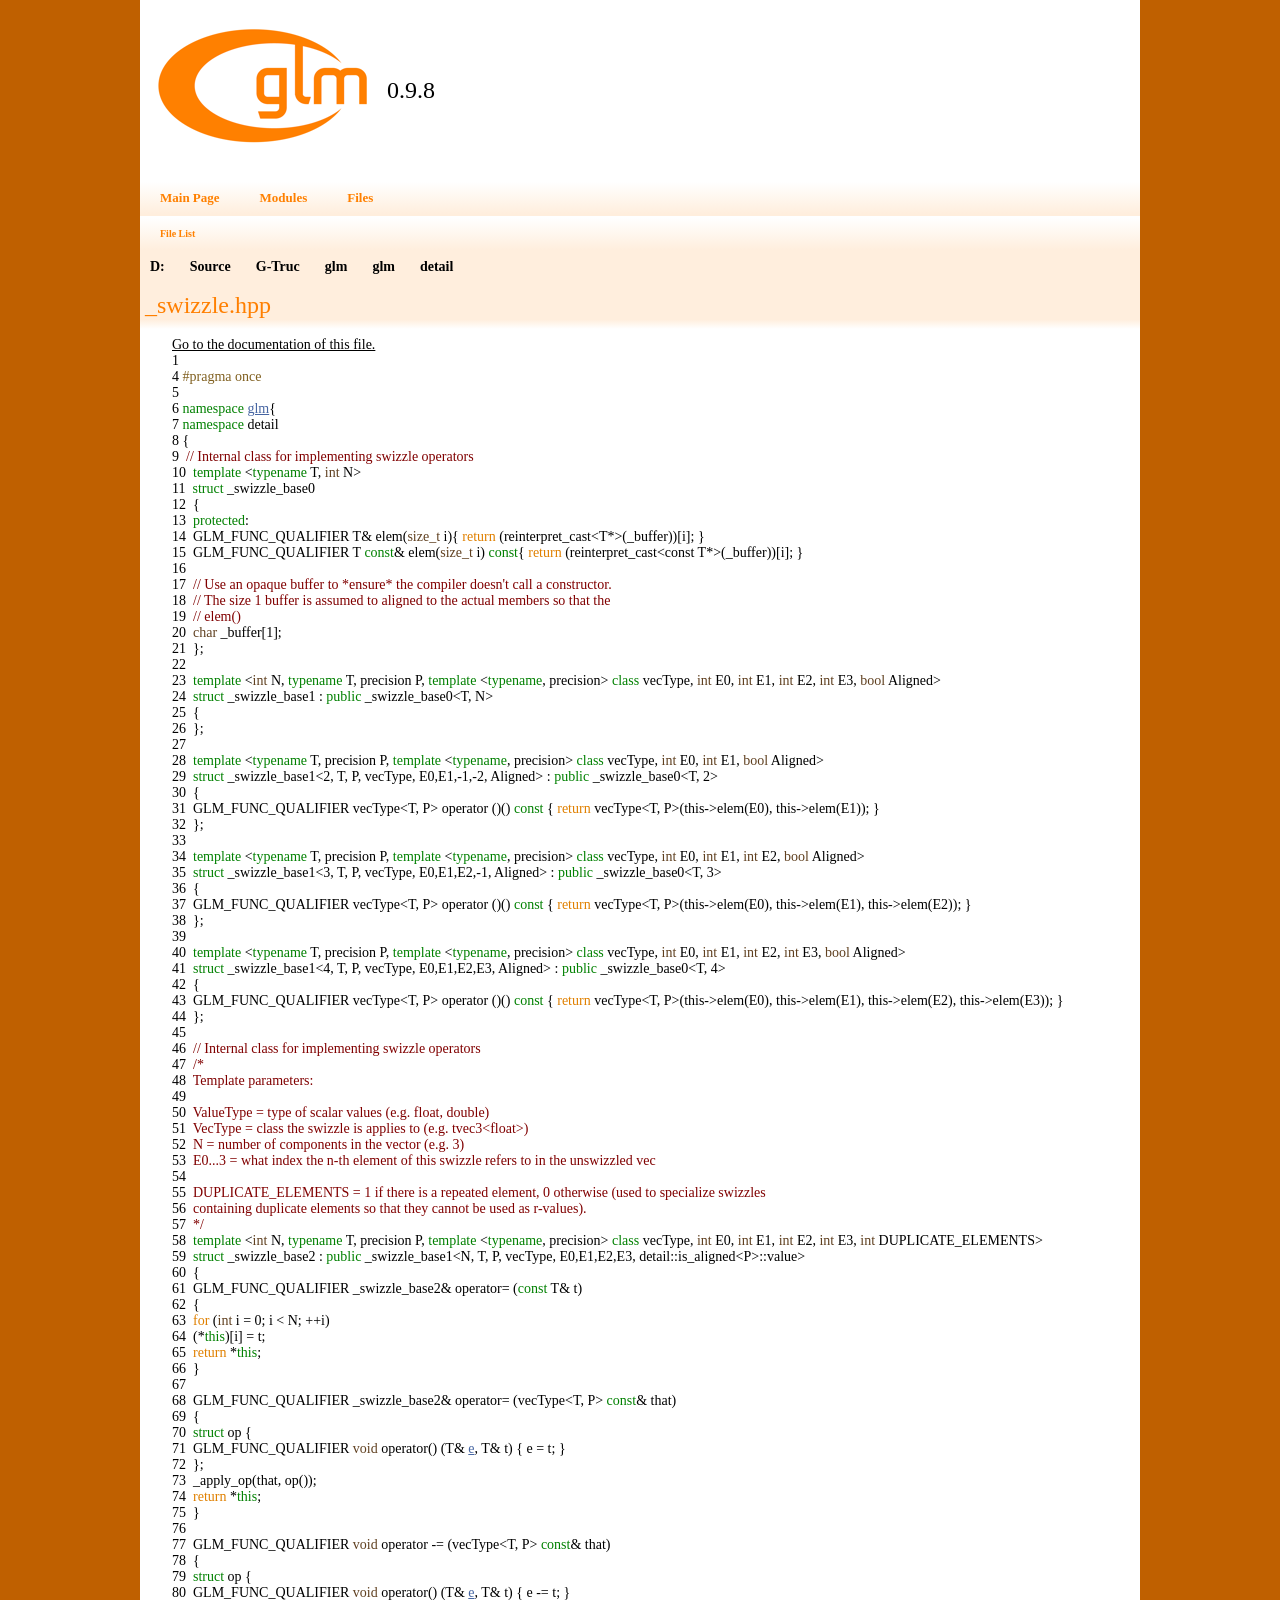
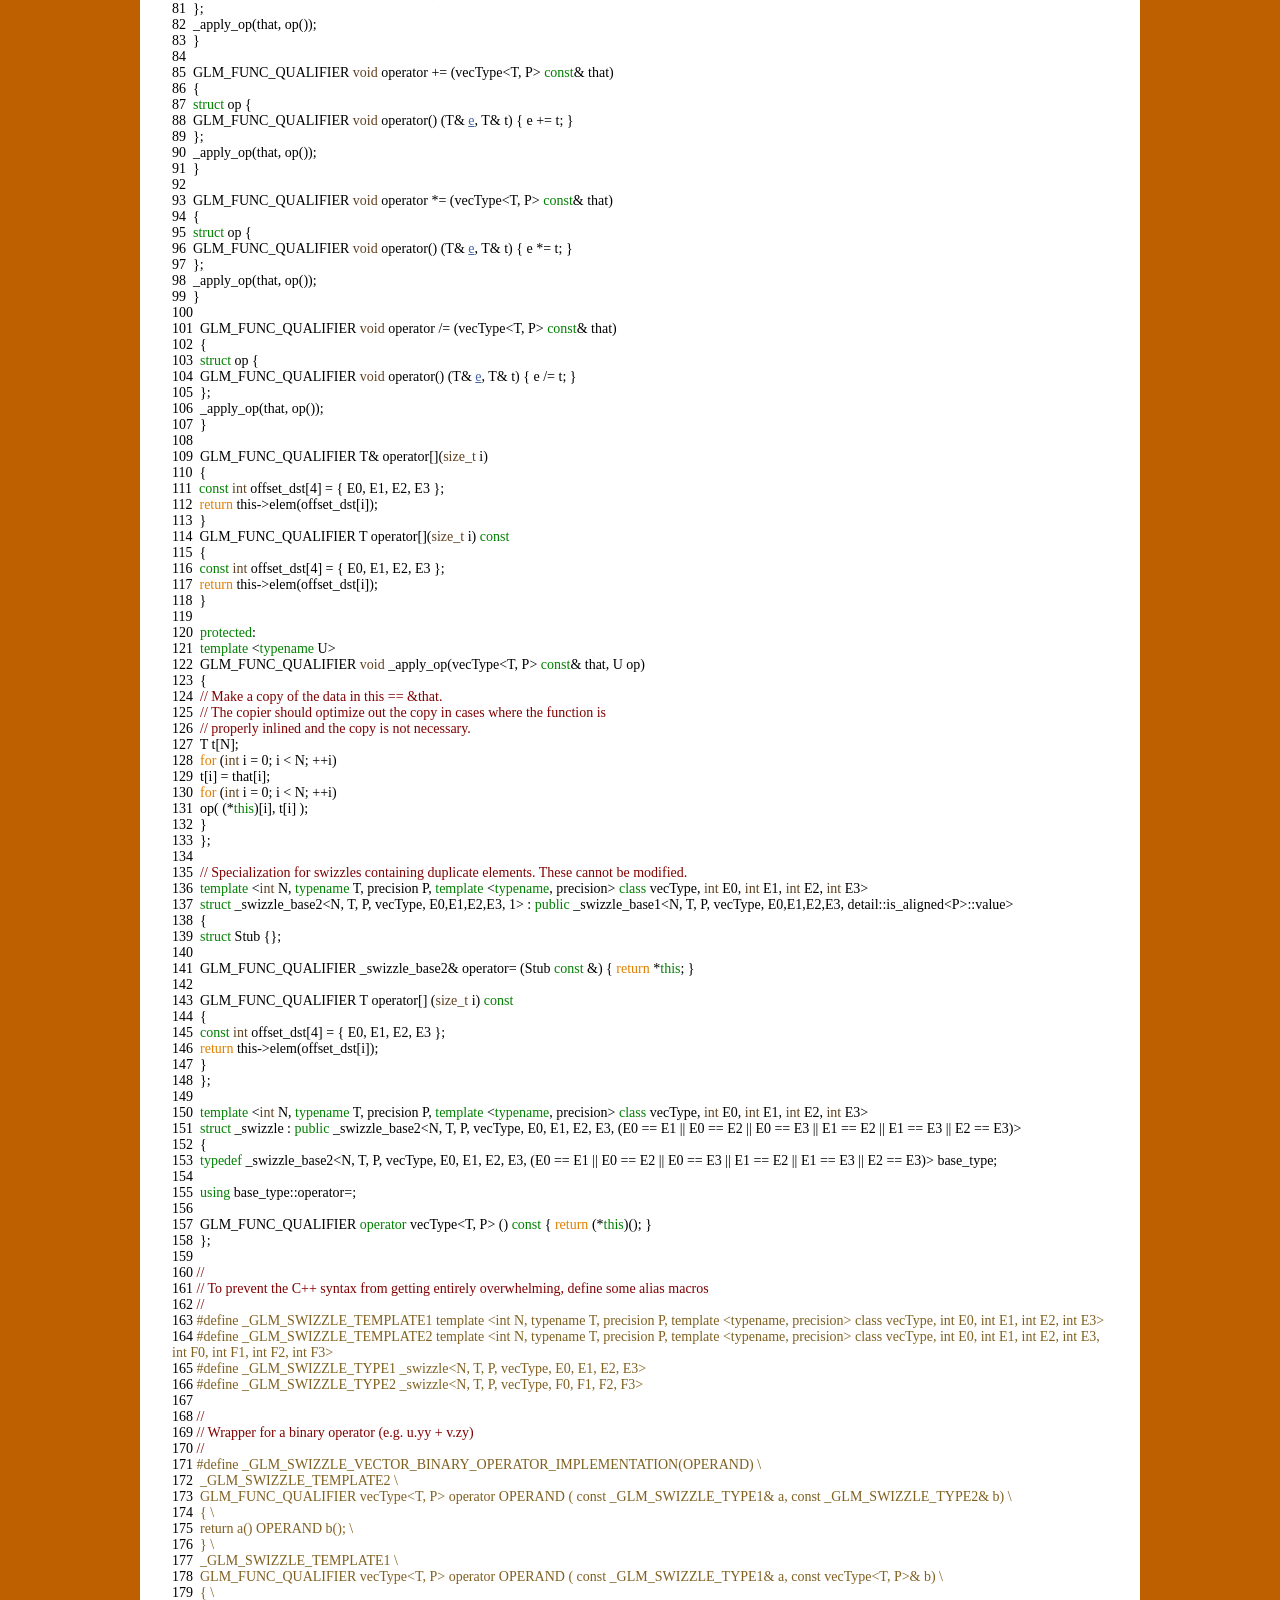
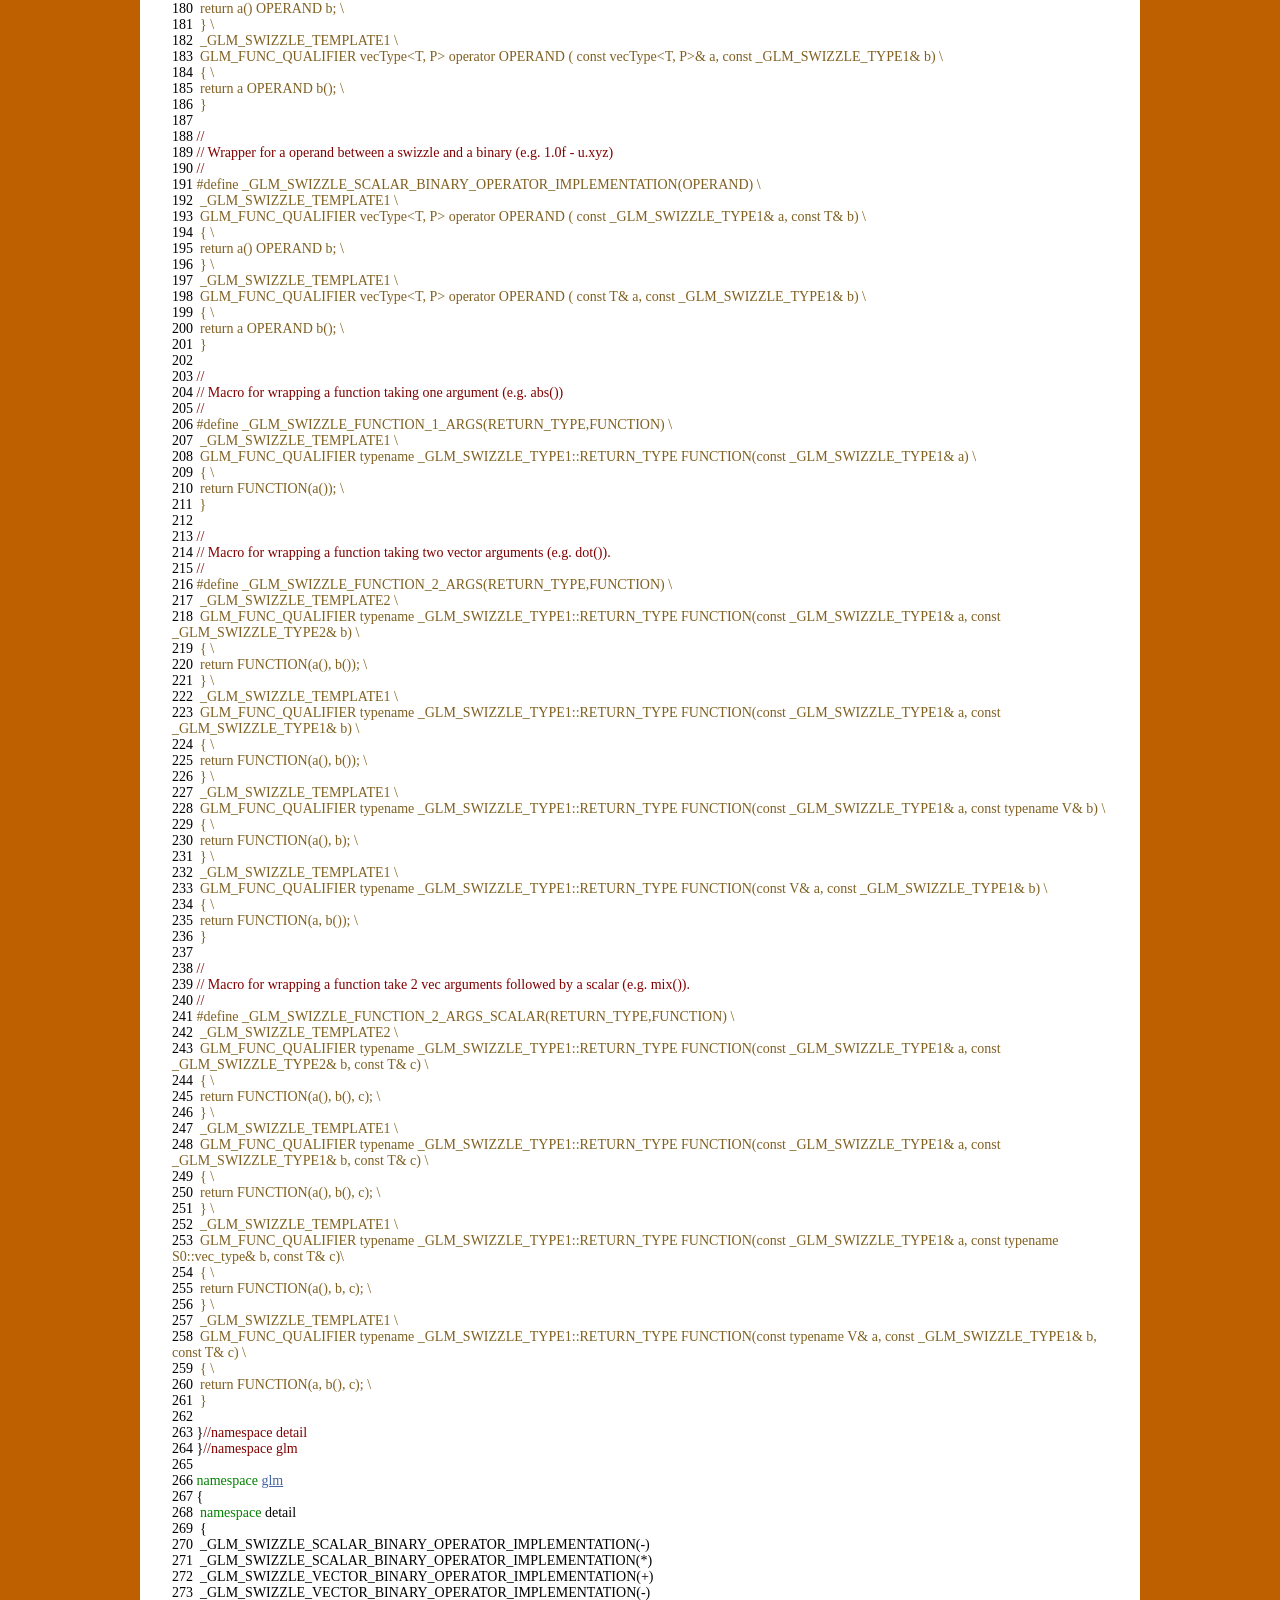
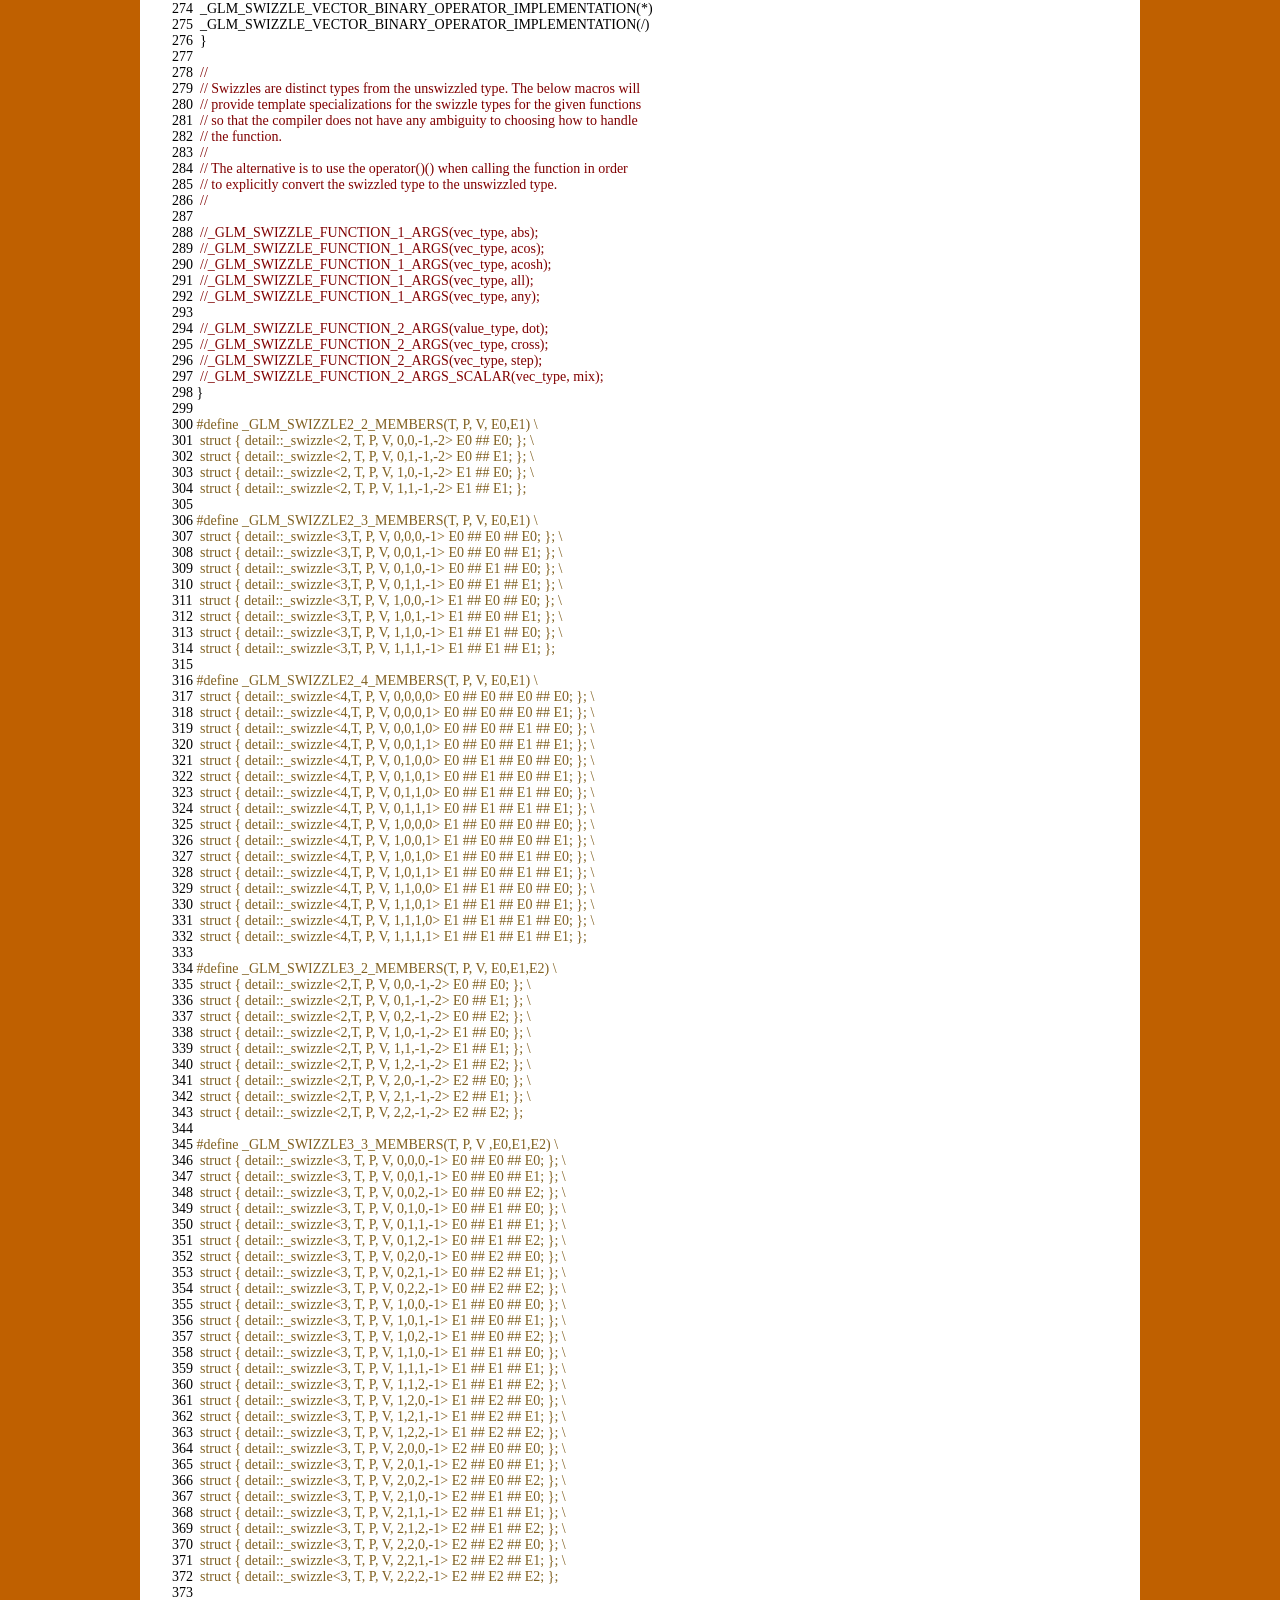
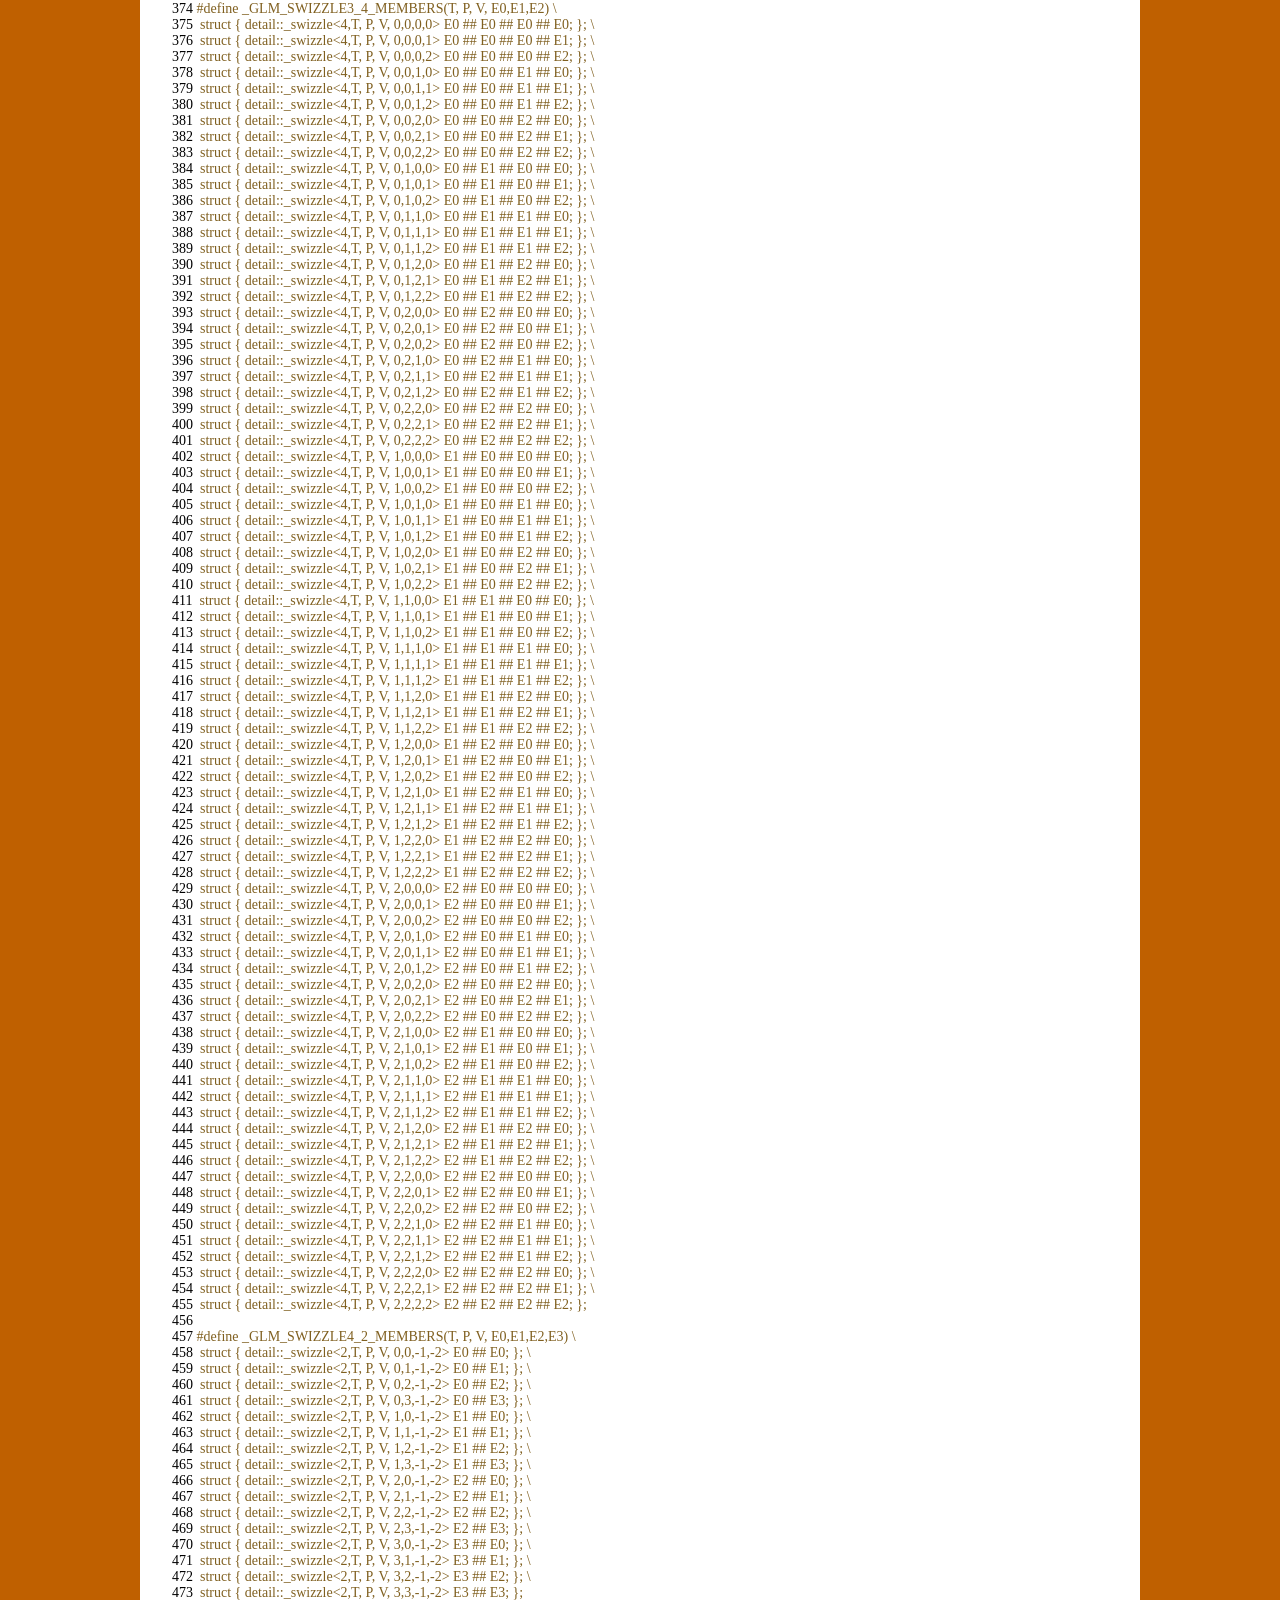
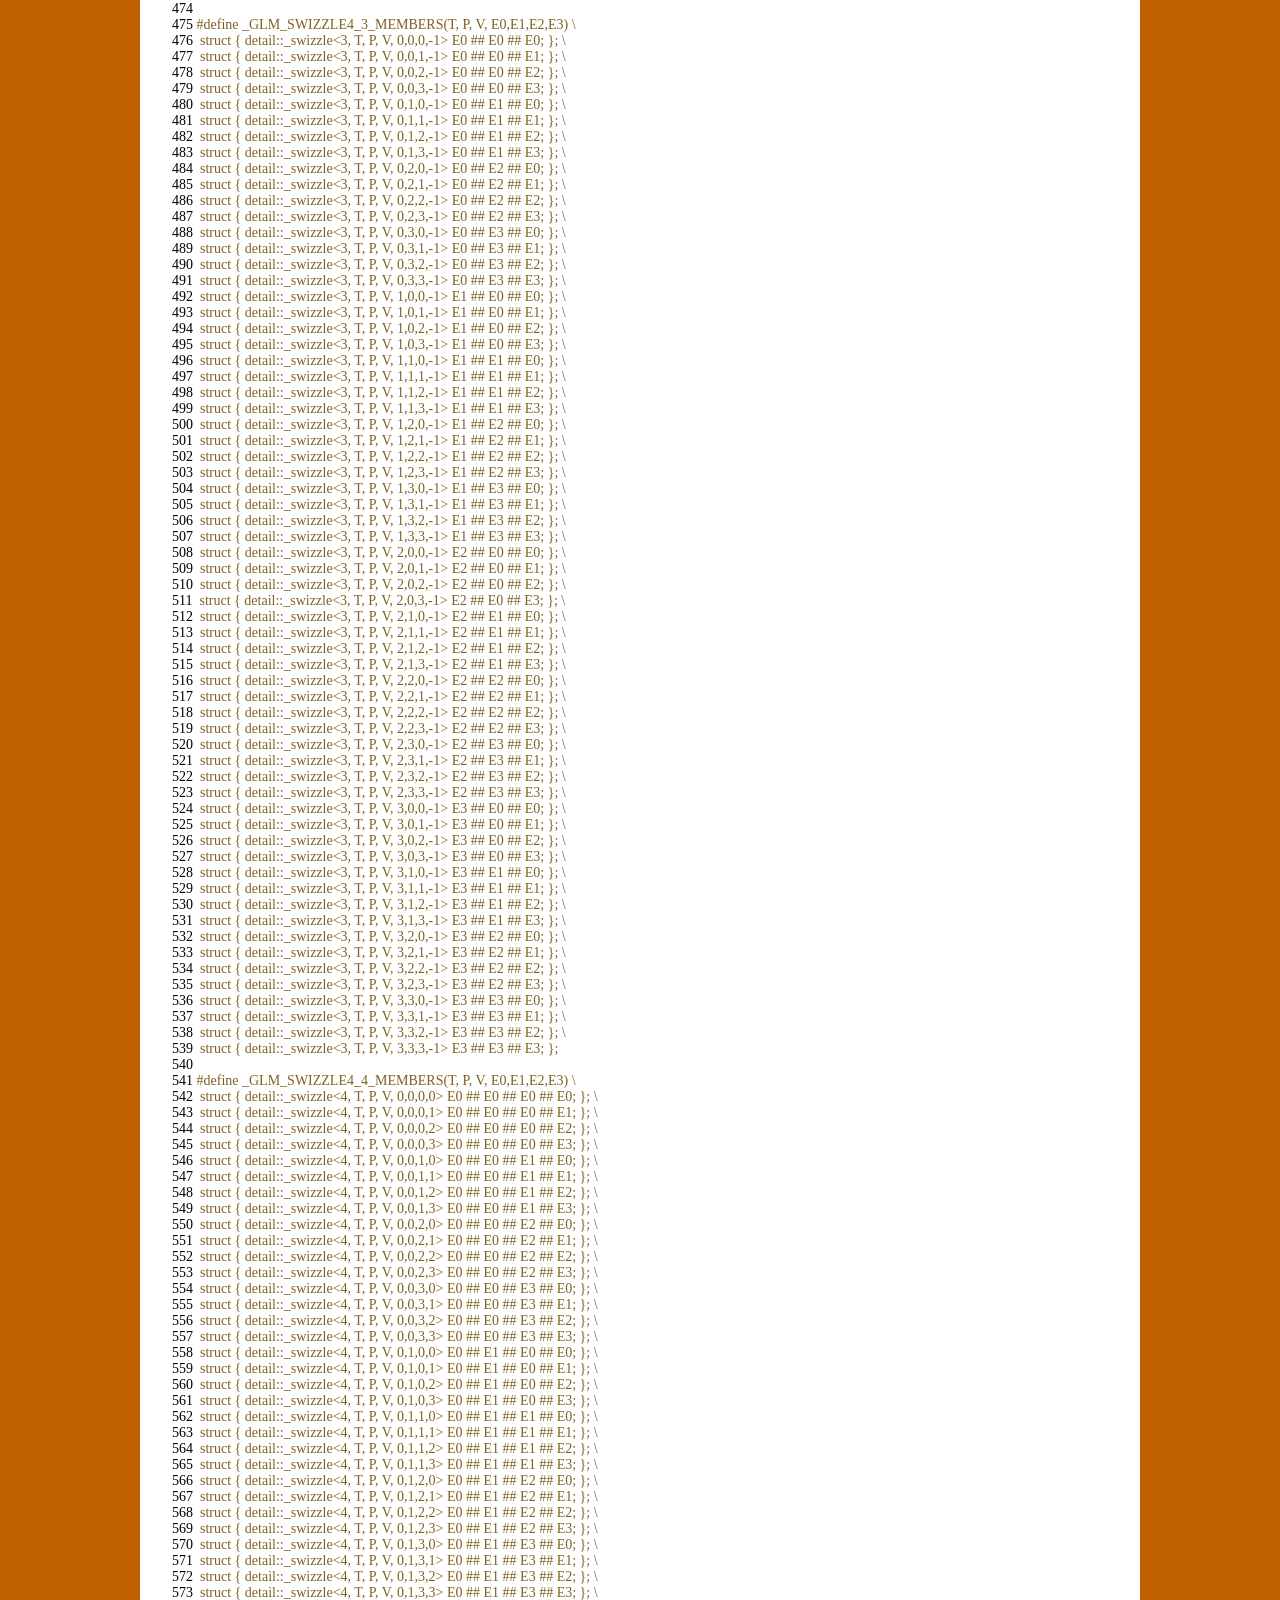
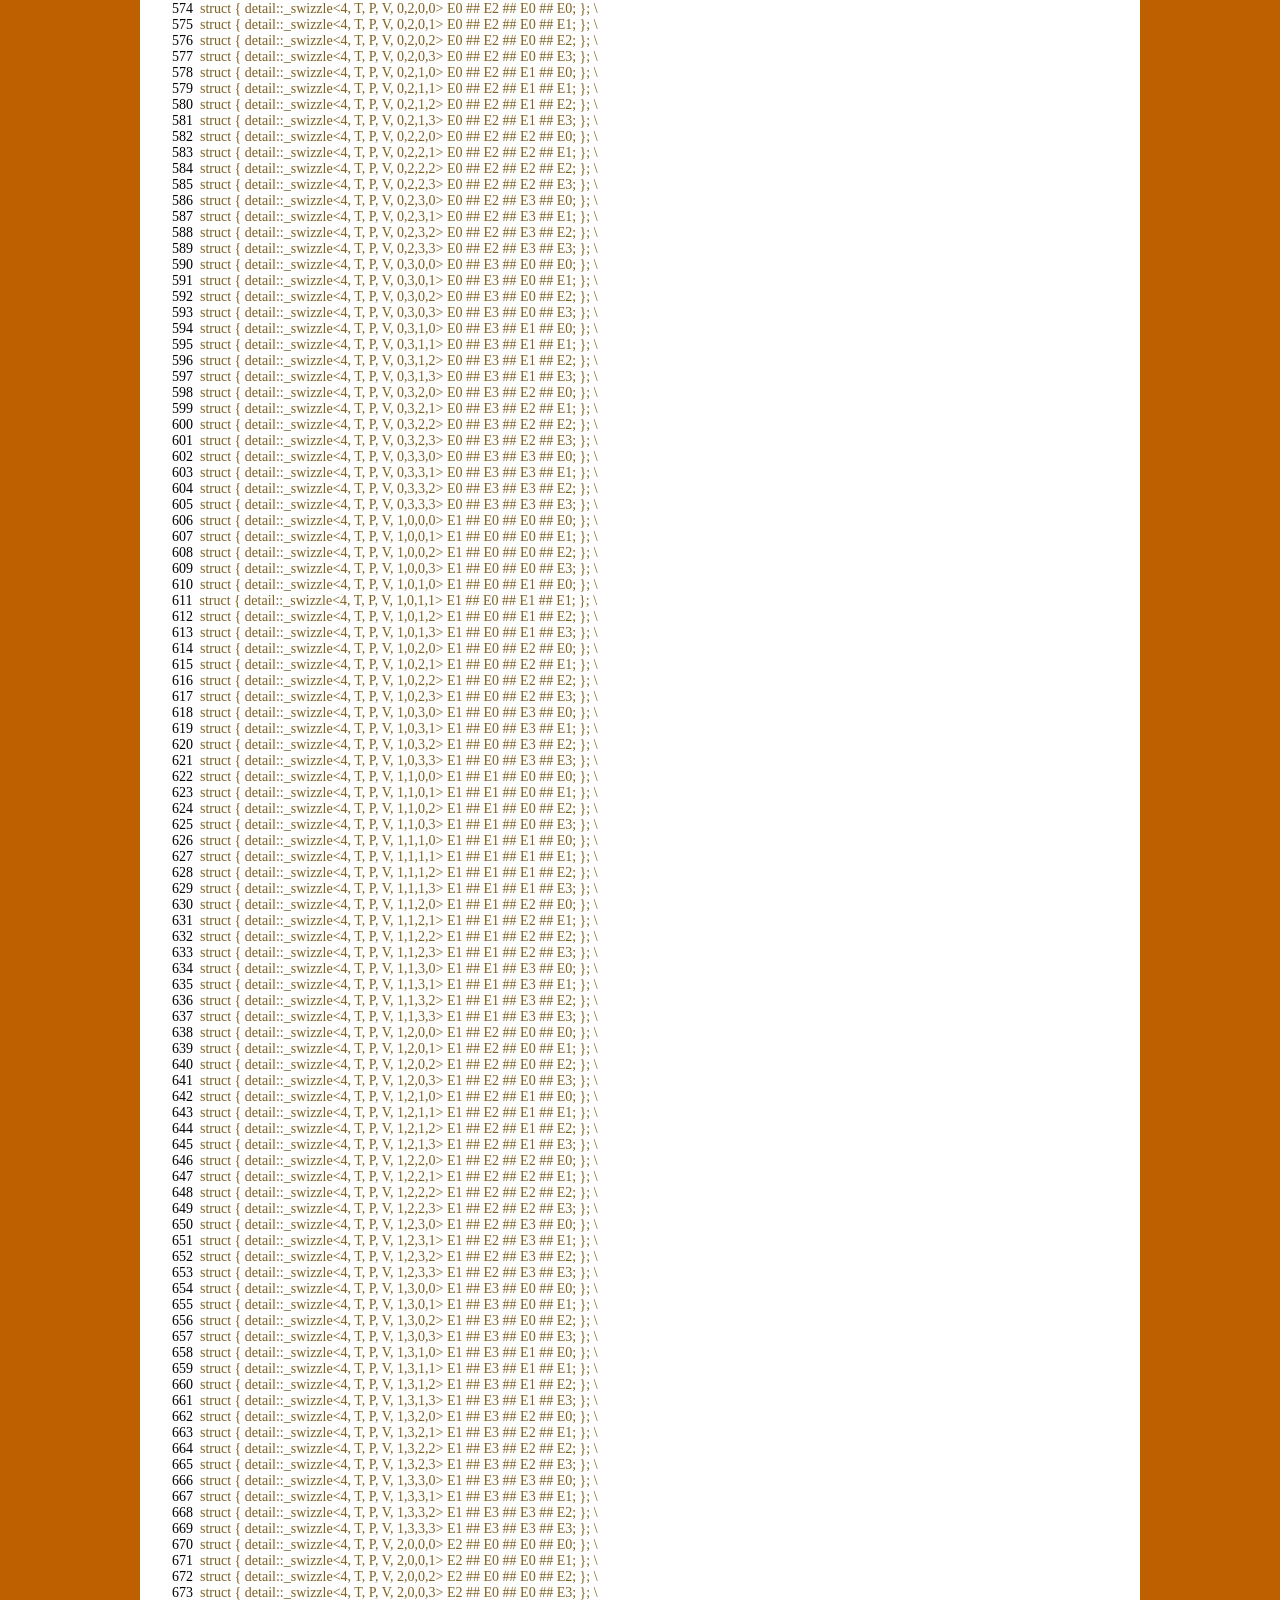
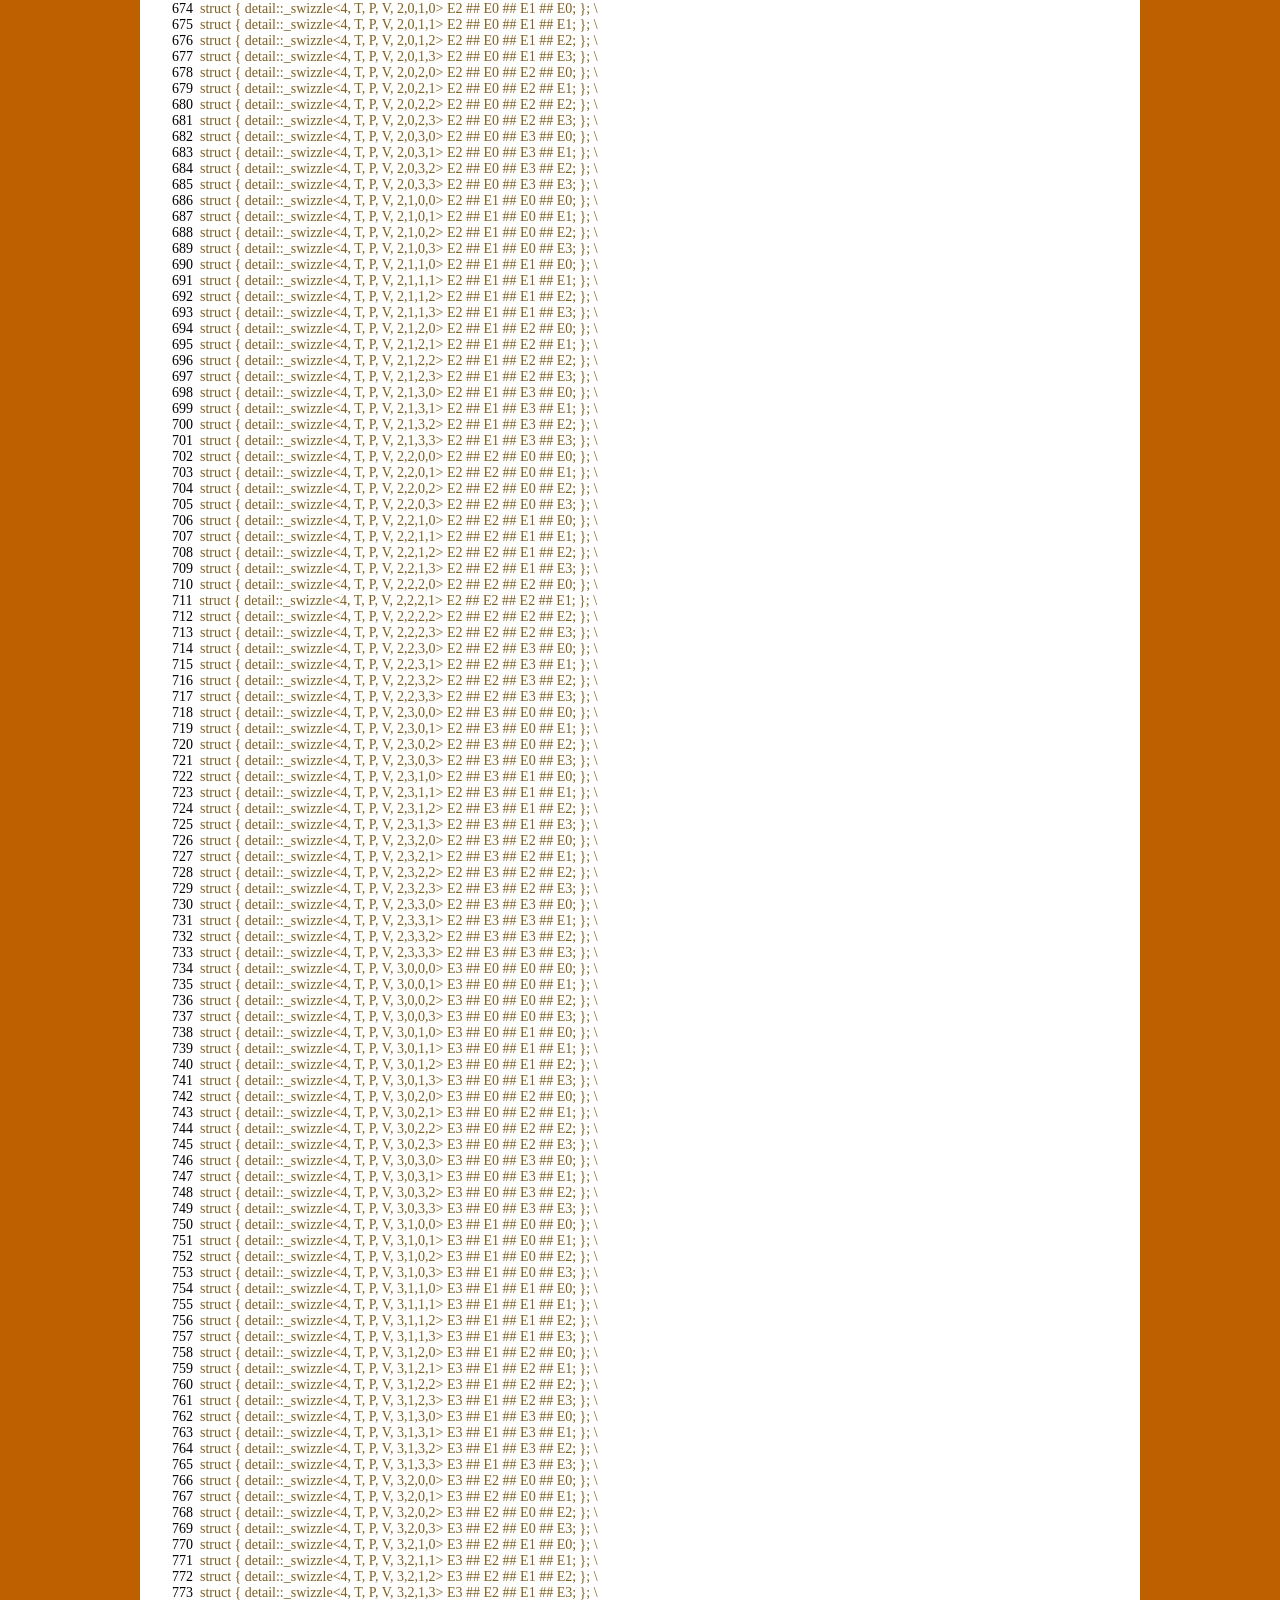
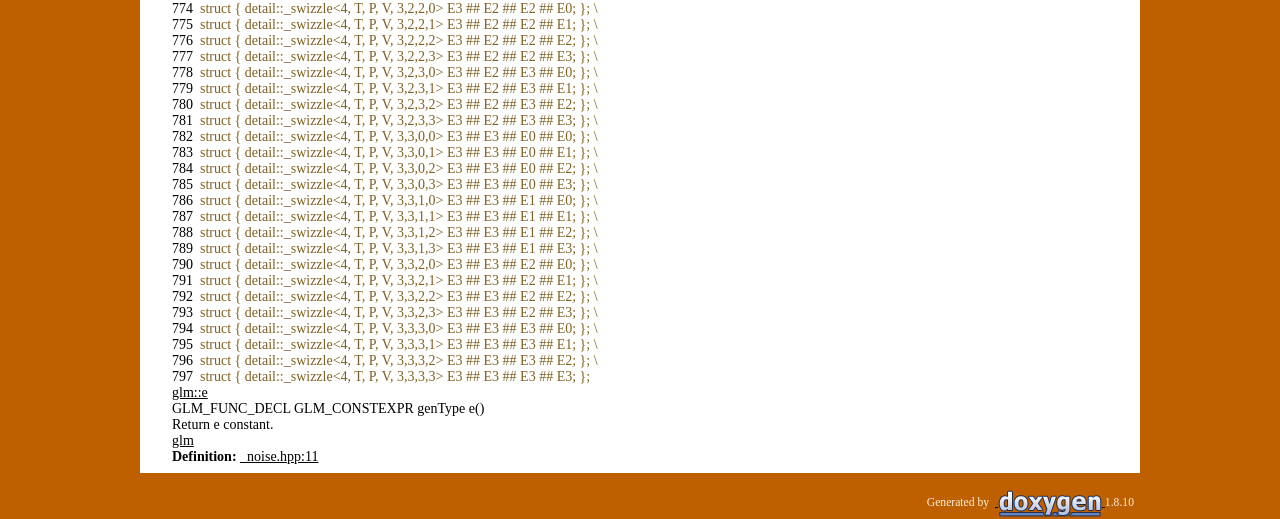
<file: external/glm-0.9.8.5/glm/doc/api/a00004_source.html>
<!DOCTYPE html PUBLIC "-//W3C//DTD XHTML 1.0 Transitional//EN" "http://www.w3.org/TR/xhtml1/DTD/xhtml1-transitional.dtd">
<html xmlns="http://www.w3.org/1999/xhtml">
<head>
<meta http-equiv="Content-Type" content="text/xhtml;charset=UTF-8"/>
<meta http-equiv="X-UA-Compatible" content="IE=9"/>
<meta name="generator" content="Doxygen 1.8.10"/>
<title>0.9.8: _swizzle.hpp Source File</title>
<link href="tabs.css" rel="stylesheet" type="text/css"/>
<script type="text/javascript" src="jquery.js"></script>
<script type="text/javascript" src="dynsections.js"></script>
<link href="doxygen.css" rel="stylesheet" type="text/css" />
</head>
<body>
<div id="top"><!-- do not remove this div, it is closed by doxygen! -->
<div id="titlearea">
<table cellspacing="0" cellpadding="0">
 <tbody>
 <tr style="height: 56px;">
  <td id="projectlogo"><img alt="Logo" src="logo.png"/></td>
  <td id="projectalign" style="padding-left: 0.5em;">
   <div id="projectname">0.9.8
   </div>
  </td>
 </tr>
 </tbody>
</table>
</div>
<!-- end header part -->
<!-- Generated by Doxygen 1.8.10 -->
  <div id="navrow1" class="tabs">
    <ul class="tablist">
      <li><a href="index.html"><span>Main&#160;Page</span></a></li>
      <li><a href="modules.html"><span>Modules</span></a></li>
      <li class="current"><a href="files.html"><span>Files</span></a></li>
    </ul>
  </div>
  <div id="navrow2" class="tabs2">
    <ul class="tablist">
      <li><a href="files.html"><span>File&#160;List</span></a></li>
    </ul>
  </div>
<div id="nav-path" class="navpath">
  <ul>
<li class="navelem"><a class="el" href="dir_275089585c7fc1b5fd5d7d42c69cb1da.html">D:</a></li><li class="navelem"><a class="el" href="dir_7b98f88bffbed4b390b5f8f520d9c08e.html">Source</a></li><li class="navelem"><a class="el" href="dir_1f76e953200861345293ade84ac7fb6c.html">G-Truc</a></li><li class="navelem"><a class="el" href="dir_e29b03b892e0e25920d021a614d4db9b.html">glm</a></li><li class="navelem"><a class="el" href="dir_5ce58d942b2d0776e17a9a58abc01e04.html">glm</a></li><li class="navelem"><a class="el" href="dir_e529a619cfdec1fa4c331fb042fd332f.html">detail</a></li>  </ul>
</div>
</div><!-- top -->
<div class="header">
  <div class="headertitle">
<div class="title">_swizzle.hpp</div>  </div>
</div><!--header-->
<div class="contents">
<a href="a00004.html">Go to the documentation of this file.</a><div class="fragment"><div class="line"><a name="l00001"></a><span class="lineno">    1</span>&#160;</div>
<div class="line"><a name="l00004"></a><span class="lineno">    4</span>&#160;<span class="preprocessor">#pragma once</span></div>
<div class="line"><a name="l00005"></a><span class="lineno">    5</span>&#160;</div>
<div class="line"><a name="l00006"></a><span class="lineno">    6</span>&#160;<span class="keyword">namespace </span><a class="code" href="a00141.html">glm</a>{</div>
<div class="line"><a name="l00007"></a><span class="lineno">    7</span>&#160;<span class="keyword">namespace </span>detail</div>
<div class="line"><a name="l00008"></a><span class="lineno">    8</span>&#160;{</div>
<div class="line"><a name="l00009"></a><span class="lineno">    9</span>&#160;        <span class="comment">// Internal class for implementing swizzle operators</span></div>
<div class="line"><a name="l00010"></a><span class="lineno">   10</span>&#160;        <span class="keyword">template</span> &lt;<span class="keyword">typename</span> T, <span class="keywordtype">int</span> N&gt;</div>
<div class="line"><a name="l00011"></a><span class="lineno">   11</span>&#160;        <span class="keyword">struct </span>_swizzle_base0</div>
<div class="line"><a name="l00012"></a><span class="lineno">   12</span>&#160;        {</div>
<div class="line"><a name="l00013"></a><span class="lineno">   13</span>&#160;        <span class="keyword">protected</span>:</div>
<div class="line"><a name="l00014"></a><span class="lineno">   14</span>&#160;                GLM_FUNC_QUALIFIER T&amp; elem(<span class="keywordtype">size_t</span> i){ <span class="keywordflow">return</span> (reinterpret_cast&lt;T*&gt;(_buffer))[i]; }</div>
<div class="line"><a name="l00015"></a><span class="lineno">   15</span>&#160;                GLM_FUNC_QUALIFIER T <span class="keyword">const</span>&amp; elem(<span class="keywordtype">size_t</span> i)<span class="keyword"> const</span>{ <span class="keywordflow">return</span> (reinterpret_cast&lt;const T*&gt;(_buffer))[i]; }</div>
<div class="line"><a name="l00016"></a><span class="lineno">   16</span>&#160;</div>
<div class="line"><a name="l00017"></a><span class="lineno">   17</span>&#160;                <span class="comment">// Use an opaque buffer to *ensure* the compiler doesn&#39;t call a constructor.</span></div>
<div class="line"><a name="l00018"></a><span class="lineno">   18</span>&#160;                <span class="comment">// The size 1 buffer is assumed to aligned to the actual members so that the</span></div>
<div class="line"><a name="l00019"></a><span class="lineno">   19</span>&#160;                <span class="comment">// elem() </span></div>
<div class="line"><a name="l00020"></a><span class="lineno">   20</span>&#160;                <span class="keywordtype">char</span>    _buffer[1];</div>
<div class="line"><a name="l00021"></a><span class="lineno">   21</span>&#160;        };</div>
<div class="line"><a name="l00022"></a><span class="lineno">   22</span>&#160;</div>
<div class="line"><a name="l00023"></a><span class="lineno">   23</span>&#160;        <span class="keyword">template</span> &lt;<span class="keywordtype">int</span> N, <span class="keyword">typename</span> T, precision P, <span class="keyword">template</span> &lt;<span class="keyword">typename</span>, precision&gt; <span class="keyword">class </span>vecType, <span class="keywordtype">int</span> E0, <span class="keywordtype">int</span> E1, <span class="keywordtype">int</span> E2, <span class="keywordtype">int</span> E3, <span class="keywordtype">bool</span> Aligned&gt;</div>
<div class="line"><a name="l00024"></a><span class="lineno">   24</span>&#160;        <span class="keyword">struct </span>_swizzle_base1 : <span class="keyword">public</span> _swizzle_base0&lt;T, N&gt;</div>
<div class="line"><a name="l00025"></a><span class="lineno">   25</span>&#160;        {</div>
<div class="line"><a name="l00026"></a><span class="lineno">   26</span>&#160;        };</div>
<div class="line"><a name="l00027"></a><span class="lineno">   27</span>&#160;</div>
<div class="line"><a name="l00028"></a><span class="lineno">   28</span>&#160;        <span class="keyword">template</span> &lt;<span class="keyword">typename</span> T, precision P, <span class="keyword">template</span> &lt;<span class="keyword">typename</span>, precision&gt; <span class="keyword">class </span>vecType, <span class="keywordtype">int</span> E0, <span class="keywordtype">int</span> E1, <span class="keywordtype">bool</span> Aligned&gt;</div>
<div class="line"><a name="l00029"></a><span class="lineno">   29</span>&#160;        <span class="keyword">struct </span>_swizzle_base1&lt;2, T, P, vecType, E0,E1,-1,-2, Aligned&gt; : <span class="keyword">public</span> _swizzle_base0&lt;T, 2&gt;</div>
<div class="line"><a name="l00030"></a><span class="lineno">   30</span>&#160;        {</div>
<div class="line"><a name="l00031"></a><span class="lineno">   31</span>&#160;                GLM_FUNC_QUALIFIER vecType&lt;T, P&gt; operator ()()<span class="keyword">  const </span>{ <span class="keywordflow">return</span> vecType&lt;T, P&gt;(this-&gt;elem(E0), this-&gt;elem(E1)); }</div>
<div class="line"><a name="l00032"></a><span class="lineno">   32</span>&#160;        };</div>
<div class="line"><a name="l00033"></a><span class="lineno">   33</span>&#160;</div>
<div class="line"><a name="l00034"></a><span class="lineno">   34</span>&#160;        <span class="keyword">template</span> &lt;<span class="keyword">typename</span> T, precision P, <span class="keyword">template</span> &lt;<span class="keyword">typename</span>, precision&gt; <span class="keyword">class </span>vecType, <span class="keywordtype">int</span> E0, <span class="keywordtype">int</span> E1, <span class="keywordtype">int</span> E2, <span class="keywordtype">bool</span> Aligned&gt;</div>
<div class="line"><a name="l00035"></a><span class="lineno">   35</span>&#160;        <span class="keyword">struct </span>_swizzle_base1&lt;3, T, P, vecType, E0,E1,E2,-1, Aligned&gt; : <span class="keyword">public</span> _swizzle_base0&lt;T, 3&gt;</div>
<div class="line"><a name="l00036"></a><span class="lineno">   36</span>&#160;        {</div>
<div class="line"><a name="l00037"></a><span class="lineno">   37</span>&#160;                GLM_FUNC_QUALIFIER vecType&lt;T, P&gt; operator ()()<span class="keyword">  const </span>{ <span class="keywordflow">return</span> vecType&lt;T, P&gt;(this-&gt;elem(E0), this-&gt;elem(E1), this-&gt;elem(E2)); }</div>
<div class="line"><a name="l00038"></a><span class="lineno">   38</span>&#160;        };</div>
<div class="line"><a name="l00039"></a><span class="lineno">   39</span>&#160;</div>
<div class="line"><a name="l00040"></a><span class="lineno">   40</span>&#160;        <span class="keyword">template</span> &lt;<span class="keyword">typename</span> T, precision P, <span class="keyword">template</span> &lt;<span class="keyword">typename</span>, precision&gt; <span class="keyword">class </span>vecType, <span class="keywordtype">int</span> E0, <span class="keywordtype">int</span> E1, <span class="keywordtype">int</span> E2, <span class="keywordtype">int</span> E3, <span class="keywordtype">bool</span> Aligned&gt;</div>
<div class="line"><a name="l00041"></a><span class="lineno">   41</span>&#160;        <span class="keyword">struct </span>_swizzle_base1&lt;4, T, P, vecType, E0,E1,E2,E3, Aligned&gt; : <span class="keyword">public</span> _swizzle_base0&lt;T, 4&gt;</div>
<div class="line"><a name="l00042"></a><span class="lineno">   42</span>&#160;        { </div>
<div class="line"><a name="l00043"></a><span class="lineno">   43</span>&#160;                GLM_FUNC_QUALIFIER vecType&lt;T, P&gt; operator ()()<span class="keyword">  const </span>{ <span class="keywordflow">return</span> vecType&lt;T, P&gt;(this-&gt;elem(E0), this-&gt;elem(E1), this-&gt;elem(E2), this-&gt;elem(E3)); }</div>
<div class="line"><a name="l00044"></a><span class="lineno">   44</span>&#160;        };</div>
<div class="line"><a name="l00045"></a><span class="lineno">   45</span>&#160;</div>
<div class="line"><a name="l00046"></a><span class="lineno">   46</span>&#160;        <span class="comment">// Internal class for implementing swizzle operators</span></div>
<div class="line"><a name="l00047"></a><span class="lineno">   47</span>&#160;        <span class="comment">/*</span></div>
<div class="line"><a name="l00048"></a><span class="lineno">   48</span>&#160;<span class="comment">                Template parameters:</span></div>
<div class="line"><a name="l00049"></a><span class="lineno">   49</span>&#160;<span class="comment"></span></div>
<div class="line"><a name="l00050"></a><span class="lineno">   50</span>&#160;<span class="comment">                ValueType = type of scalar values (e.g. float, double)</span></div>
<div class="line"><a name="l00051"></a><span class="lineno">   51</span>&#160;<span class="comment">                VecType   = class the swizzle is applies to (e.g. tvec3&lt;float&gt;)</span></div>
<div class="line"><a name="l00052"></a><span class="lineno">   52</span>&#160;<span class="comment">                N         = number of components in the vector (e.g. 3)</span></div>
<div class="line"><a name="l00053"></a><span class="lineno">   53</span>&#160;<span class="comment">                E0...3    = what index the n-th element of this swizzle refers to in the unswizzled vec</span></div>
<div class="line"><a name="l00054"></a><span class="lineno">   54</span>&#160;<span class="comment"></span></div>
<div class="line"><a name="l00055"></a><span class="lineno">   55</span>&#160;<span class="comment">                DUPLICATE_ELEMENTS = 1 if there is a repeated element, 0 otherwise (used to specialize swizzles</span></div>
<div class="line"><a name="l00056"></a><span class="lineno">   56</span>&#160;<span class="comment">                        containing duplicate elements so that they cannot be used as r-values).            </span></div>
<div class="line"><a name="l00057"></a><span class="lineno">   57</span>&#160;<span class="comment">        */</span></div>
<div class="line"><a name="l00058"></a><span class="lineno">   58</span>&#160;        <span class="keyword">template</span> &lt;<span class="keywordtype">int</span> N, <span class="keyword">typename</span> T, precision P, <span class="keyword">template</span> &lt;<span class="keyword">typename</span>, precision&gt; <span class="keyword">class </span>vecType, <span class="keywordtype">int</span> E0, <span class="keywordtype">int</span> E1, <span class="keywordtype">int</span> E2, <span class="keywordtype">int</span> E3, <span class="keywordtype">int</span> DUPLICATE_ELEMENTS&gt;</div>
<div class="line"><a name="l00059"></a><span class="lineno">   59</span>&#160;        <span class="keyword">struct </span>_swizzle_base2 : <span class="keyword">public</span> _swizzle_base1&lt;N, T, P, vecType, E0,E1,E2,E3, detail::is_aligned&lt;P&gt;::value&gt;</div>
<div class="line"><a name="l00060"></a><span class="lineno">   60</span>&#160;        {</div>
<div class="line"><a name="l00061"></a><span class="lineno">   61</span>&#160;                GLM_FUNC_QUALIFIER _swizzle_base2&amp; operator= (<span class="keyword">const</span> T&amp; t)</div>
<div class="line"><a name="l00062"></a><span class="lineno">   62</span>&#160;                {</div>
<div class="line"><a name="l00063"></a><span class="lineno">   63</span>&#160;                        <span class="keywordflow">for</span> (<span class="keywordtype">int</span> i = 0; i &lt; N; ++i)</div>
<div class="line"><a name="l00064"></a><span class="lineno">   64</span>&#160;                                (*<span class="keyword">this</span>)[i] = t;</div>
<div class="line"><a name="l00065"></a><span class="lineno">   65</span>&#160;                        <span class="keywordflow">return</span> *<span class="keyword">this</span>;</div>
<div class="line"><a name="l00066"></a><span class="lineno">   66</span>&#160;                }</div>
<div class="line"><a name="l00067"></a><span class="lineno">   67</span>&#160;</div>
<div class="line"><a name="l00068"></a><span class="lineno">   68</span>&#160;                GLM_FUNC_QUALIFIER _swizzle_base2&amp; operator= (vecType&lt;T, P&gt; <span class="keyword">const</span>&amp; that)</div>
<div class="line"><a name="l00069"></a><span class="lineno">   69</span>&#160;                {</div>
<div class="line"><a name="l00070"></a><span class="lineno">   70</span>&#160;                        <span class="keyword">struct </span>op { </div>
<div class="line"><a name="l00071"></a><span class="lineno">   71</span>&#160;                                GLM_FUNC_QUALIFIER <span class="keywordtype">void</span> operator() (T&amp; <a class="code" href="a00162.html#ga4b7956eb6e2fbedfc7cf2e46e85c5139">e</a>, T&amp; t) { e = t; } </div>
<div class="line"><a name="l00072"></a><span class="lineno">   72</span>&#160;                        };</div>
<div class="line"><a name="l00073"></a><span class="lineno">   73</span>&#160;                        _apply_op(that, op());</div>
<div class="line"><a name="l00074"></a><span class="lineno">   74</span>&#160;                        <span class="keywordflow">return</span> *<span class="keyword">this</span>;</div>
<div class="line"><a name="l00075"></a><span class="lineno">   75</span>&#160;                }</div>
<div class="line"><a name="l00076"></a><span class="lineno">   76</span>&#160;</div>
<div class="line"><a name="l00077"></a><span class="lineno">   77</span>&#160;                GLM_FUNC_QUALIFIER <span class="keywordtype">void</span> operator -= (vecType&lt;T, P&gt; <span class="keyword">const</span>&amp; that)</div>
<div class="line"><a name="l00078"></a><span class="lineno">   78</span>&#160;                {</div>
<div class="line"><a name="l00079"></a><span class="lineno">   79</span>&#160;                        <span class="keyword">struct </span>op { </div>
<div class="line"><a name="l00080"></a><span class="lineno">   80</span>&#160;                                GLM_FUNC_QUALIFIER <span class="keywordtype">void</span> operator() (T&amp; <a class="code" href="a00162.html#ga4b7956eb6e2fbedfc7cf2e46e85c5139">e</a>, T&amp; t) { e -= t; } </div>
<div class="line"><a name="l00081"></a><span class="lineno">   81</span>&#160;                        };</div>
<div class="line"><a name="l00082"></a><span class="lineno">   82</span>&#160;                        _apply_op(that, op());</div>
<div class="line"><a name="l00083"></a><span class="lineno">   83</span>&#160;                }</div>
<div class="line"><a name="l00084"></a><span class="lineno">   84</span>&#160;</div>
<div class="line"><a name="l00085"></a><span class="lineno">   85</span>&#160;                GLM_FUNC_QUALIFIER <span class="keywordtype">void</span> operator += (vecType&lt;T, P&gt; <span class="keyword">const</span>&amp; that)</div>
<div class="line"><a name="l00086"></a><span class="lineno">   86</span>&#160;                {</div>
<div class="line"><a name="l00087"></a><span class="lineno">   87</span>&#160;                        <span class="keyword">struct </span>op { </div>
<div class="line"><a name="l00088"></a><span class="lineno">   88</span>&#160;                                GLM_FUNC_QUALIFIER <span class="keywordtype">void</span> operator() (T&amp; <a class="code" href="a00162.html#ga4b7956eb6e2fbedfc7cf2e46e85c5139">e</a>, T&amp; t) { e += t; } </div>
<div class="line"><a name="l00089"></a><span class="lineno">   89</span>&#160;                        };</div>
<div class="line"><a name="l00090"></a><span class="lineno">   90</span>&#160;                        _apply_op(that, op());</div>
<div class="line"><a name="l00091"></a><span class="lineno">   91</span>&#160;                }</div>
<div class="line"><a name="l00092"></a><span class="lineno">   92</span>&#160;</div>
<div class="line"><a name="l00093"></a><span class="lineno">   93</span>&#160;                GLM_FUNC_QUALIFIER <span class="keywordtype">void</span> operator *= (vecType&lt;T, P&gt; <span class="keyword">const</span>&amp; that)</div>
<div class="line"><a name="l00094"></a><span class="lineno">   94</span>&#160;                {</div>
<div class="line"><a name="l00095"></a><span class="lineno">   95</span>&#160;                        <span class="keyword">struct </span>op { </div>
<div class="line"><a name="l00096"></a><span class="lineno">   96</span>&#160;                                GLM_FUNC_QUALIFIER <span class="keywordtype">void</span> operator() (T&amp; <a class="code" href="a00162.html#ga4b7956eb6e2fbedfc7cf2e46e85c5139">e</a>, T&amp; t) { e *= t; } </div>
<div class="line"><a name="l00097"></a><span class="lineno">   97</span>&#160;                        };</div>
<div class="line"><a name="l00098"></a><span class="lineno">   98</span>&#160;                        _apply_op(that, op());</div>
<div class="line"><a name="l00099"></a><span class="lineno">   99</span>&#160;                }</div>
<div class="line"><a name="l00100"></a><span class="lineno">  100</span>&#160;</div>
<div class="line"><a name="l00101"></a><span class="lineno">  101</span>&#160;                GLM_FUNC_QUALIFIER <span class="keywordtype">void</span> operator /= (vecType&lt;T, P&gt; <span class="keyword">const</span>&amp; that)</div>
<div class="line"><a name="l00102"></a><span class="lineno">  102</span>&#160;                {</div>
<div class="line"><a name="l00103"></a><span class="lineno">  103</span>&#160;                        <span class="keyword">struct </span>op { </div>
<div class="line"><a name="l00104"></a><span class="lineno">  104</span>&#160;                                GLM_FUNC_QUALIFIER <span class="keywordtype">void</span> operator() (T&amp; <a class="code" href="a00162.html#ga4b7956eb6e2fbedfc7cf2e46e85c5139">e</a>, T&amp; t) { e /= t; } </div>
<div class="line"><a name="l00105"></a><span class="lineno">  105</span>&#160;                        };</div>
<div class="line"><a name="l00106"></a><span class="lineno">  106</span>&#160;                        _apply_op(that, op());</div>
<div class="line"><a name="l00107"></a><span class="lineno">  107</span>&#160;                }</div>
<div class="line"><a name="l00108"></a><span class="lineno">  108</span>&#160;</div>
<div class="line"><a name="l00109"></a><span class="lineno">  109</span>&#160;                GLM_FUNC_QUALIFIER T&amp; operator[](<span class="keywordtype">size_t</span> i)</div>
<div class="line"><a name="l00110"></a><span class="lineno">  110</span>&#160;                {</div>
<div class="line"><a name="l00111"></a><span class="lineno">  111</span>&#160;                        <span class="keyword">const</span> <span class="keywordtype">int</span> offset_dst[4] = { E0, E1, E2, E3 };</div>
<div class="line"><a name="l00112"></a><span class="lineno">  112</span>&#160;                        <span class="keywordflow">return</span> this-&gt;elem(offset_dst[i]);</div>
<div class="line"><a name="l00113"></a><span class="lineno">  113</span>&#160;                }</div>
<div class="line"><a name="l00114"></a><span class="lineno">  114</span>&#160;                GLM_FUNC_QUALIFIER T operator[](<span class="keywordtype">size_t</span> i)<span class="keyword"> const</span></div>
<div class="line"><a name="l00115"></a><span class="lineno">  115</span>&#160;<span class="keyword">                </span>{</div>
<div class="line"><a name="l00116"></a><span class="lineno">  116</span>&#160;                        <span class="keyword">const</span> <span class="keywordtype">int</span> offset_dst[4] = { E0, E1, E2, E3 };</div>
<div class="line"><a name="l00117"></a><span class="lineno">  117</span>&#160;                        <span class="keywordflow">return</span> this-&gt;elem(offset_dst[i]);</div>
<div class="line"><a name="l00118"></a><span class="lineno">  118</span>&#160;                }</div>
<div class="line"><a name="l00119"></a><span class="lineno">  119</span>&#160;</div>
<div class="line"><a name="l00120"></a><span class="lineno">  120</span>&#160;        <span class="keyword">protected</span>:</div>
<div class="line"><a name="l00121"></a><span class="lineno">  121</span>&#160;                <span class="keyword">template</span> &lt;<span class="keyword">typename</span> U&gt;</div>
<div class="line"><a name="l00122"></a><span class="lineno">  122</span>&#160;                GLM_FUNC_QUALIFIER <span class="keywordtype">void</span> _apply_op(vecType&lt;T, P&gt; <span class="keyword">const</span>&amp; that, U op)</div>
<div class="line"><a name="l00123"></a><span class="lineno">  123</span>&#160;                {</div>
<div class="line"><a name="l00124"></a><span class="lineno">  124</span>&#160;                        <span class="comment">// Make a copy of the data in this == &amp;that.</span></div>
<div class="line"><a name="l00125"></a><span class="lineno">  125</span>&#160;                        <span class="comment">// The copier should optimize out the copy in cases where the function is</span></div>
<div class="line"><a name="l00126"></a><span class="lineno">  126</span>&#160;                        <span class="comment">// properly inlined and the copy is not necessary.</span></div>
<div class="line"><a name="l00127"></a><span class="lineno">  127</span>&#160;                        T t[N];</div>
<div class="line"><a name="l00128"></a><span class="lineno">  128</span>&#160;                        <span class="keywordflow">for</span> (<span class="keywordtype">int</span> i = 0; i &lt; N; ++i)</div>
<div class="line"><a name="l00129"></a><span class="lineno">  129</span>&#160;                                t[i] = that[i];</div>
<div class="line"><a name="l00130"></a><span class="lineno">  130</span>&#160;                        <span class="keywordflow">for</span> (<span class="keywordtype">int</span> i = 0; i &lt; N; ++i)</div>
<div class="line"><a name="l00131"></a><span class="lineno">  131</span>&#160;                                op( (*<span class="keyword">this</span>)[i], t[i] );</div>
<div class="line"><a name="l00132"></a><span class="lineno">  132</span>&#160;                }</div>
<div class="line"><a name="l00133"></a><span class="lineno">  133</span>&#160;        };</div>
<div class="line"><a name="l00134"></a><span class="lineno">  134</span>&#160;</div>
<div class="line"><a name="l00135"></a><span class="lineno">  135</span>&#160;        <span class="comment">// Specialization for swizzles containing duplicate elements.  These cannot be modified.</span></div>
<div class="line"><a name="l00136"></a><span class="lineno">  136</span>&#160;        <span class="keyword">template</span> &lt;<span class="keywordtype">int</span> N, <span class="keyword">typename</span> T, precision P, <span class="keyword">template</span> &lt;<span class="keyword">typename</span>, precision&gt; <span class="keyword">class </span>vecType, <span class="keywordtype">int</span> E0, <span class="keywordtype">int</span> E1, <span class="keywordtype">int</span> E2, <span class="keywordtype">int</span> E3&gt;</div>
<div class="line"><a name="l00137"></a><span class="lineno">  137</span>&#160;        <span class="keyword">struct </span>_swizzle_base2&lt;N, T, P, vecType, E0,E1,E2,E3, 1&gt; : <span class="keyword">public</span> _swizzle_base1&lt;N, T, P, vecType, E0,E1,E2,E3, detail::is_aligned&lt;P&gt;::value&gt;</div>
<div class="line"><a name="l00138"></a><span class="lineno">  138</span>&#160;        {</div>
<div class="line"><a name="l00139"></a><span class="lineno">  139</span>&#160;                <span class="keyword">struct </span>Stub {};</div>
<div class="line"><a name="l00140"></a><span class="lineno">  140</span>&#160;</div>
<div class="line"><a name="l00141"></a><span class="lineno">  141</span>&#160;                GLM_FUNC_QUALIFIER _swizzle_base2&amp; operator= (Stub <span class="keyword">const</span> &amp;) { <span class="keywordflow">return</span> *<span class="keyword">this</span>; }</div>
<div class="line"><a name="l00142"></a><span class="lineno">  142</span>&#160;</div>
<div class="line"><a name="l00143"></a><span class="lineno">  143</span>&#160;                GLM_FUNC_QUALIFIER T operator[]  (<span class="keywordtype">size_t</span> i)<span class="keyword"> const</span></div>
<div class="line"><a name="l00144"></a><span class="lineno">  144</span>&#160;<span class="keyword">                </span>{</div>
<div class="line"><a name="l00145"></a><span class="lineno">  145</span>&#160;                        <span class="keyword">const</span> <span class="keywordtype">int</span> offset_dst[4] = { E0, E1, E2, E3 };</div>
<div class="line"><a name="l00146"></a><span class="lineno">  146</span>&#160;                        <span class="keywordflow">return</span> this-&gt;elem(offset_dst[i]);</div>
<div class="line"><a name="l00147"></a><span class="lineno">  147</span>&#160;                }</div>
<div class="line"><a name="l00148"></a><span class="lineno">  148</span>&#160;        };</div>
<div class="line"><a name="l00149"></a><span class="lineno">  149</span>&#160;</div>
<div class="line"><a name="l00150"></a><span class="lineno">  150</span>&#160;        <span class="keyword">template</span> &lt;<span class="keywordtype">int</span> N, <span class="keyword">typename</span> T, precision P, <span class="keyword">template</span> &lt;<span class="keyword">typename</span>, precision&gt; <span class="keyword">class </span>vecType, <span class="keywordtype">int</span> E0, <span class="keywordtype">int</span> E1, <span class="keywordtype">int</span> E2, <span class="keywordtype">int</span> E3&gt;</div>
<div class="line"><a name="l00151"></a><span class="lineno">  151</span>&#160;        <span class="keyword">struct </span>_swizzle : <span class="keyword">public</span> _swizzle_base2&lt;N, T, P, vecType, E0, E1, E2, E3, (E0 == E1 || E0 == E2 || E0 == E3 || E1 == E2 || E1 == E3 || E2 == E3)&gt;</div>
<div class="line"><a name="l00152"></a><span class="lineno">  152</span>&#160;        {</div>
<div class="line"><a name="l00153"></a><span class="lineno">  153</span>&#160;                <span class="keyword">typedef</span> _swizzle_base2&lt;N, T, P, vecType, E0, E1, E2, E3, (E0 == E1 || E0 == E2 || E0 == E3 || E1 == E2 || E1 == E3 || E2 == E3)&gt; base_type;</div>
<div class="line"><a name="l00154"></a><span class="lineno">  154</span>&#160;</div>
<div class="line"><a name="l00155"></a><span class="lineno">  155</span>&#160;                <span class="keyword">using</span> base_type::operator=;</div>
<div class="line"><a name="l00156"></a><span class="lineno">  156</span>&#160;</div>
<div class="line"><a name="l00157"></a><span class="lineno">  157</span>&#160;                GLM_FUNC_QUALIFIER <span class="keyword">operator</span> vecType&lt;T, P&gt; () <span class="keyword">const</span> { <span class="keywordflow">return</span> (*<span class="keyword">this</span>)(); }</div>
<div class="line"><a name="l00158"></a><span class="lineno">  158</span>&#160;        };</div>
<div class="line"><a name="l00159"></a><span class="lineno">  159</span>&#160;</div>
<div class="line"><a name="l00160"></a><span class="lineno">  160</span>&#160;<span class="comment">//</span></div>
<div class="line"><a name="l00161"></a><span class="lineno">  161</span>&#160;<span class="comment">// To prevent the C++ syntax from getting entirely overwhelming, define some alias macros</span></div>
<div class="line"><a name="l00162"></a><span class="lineno">  162</span>&#160;<span class="comment">//</span></div>
<div class="line"><a name="l00163"></a><span class="lineno">  163</span>&#160;<span class="preprocessor">#define _GLM_SWIZZLE_TEMPLATE1   template &lt;int N, typename T, precision P, template &lt;typename, precision&gt; class vecType, int E0, int E1, int E2, int E3&gt;</span></div>
<div class="line"><a name="l00164"></a><span class="lineno">  164</span>&#160;<span class="preprocessor">#define _GLM_SWIZZLE_TEMPLATE2   template &lt;int N, typename T, precision P, template &lt;typename, precision&gt; class vecType, int E0, int E1, int E2, int E3, int F0, int F1, int F2, int F3&gt;</span></div>
<div class="line"><a name="l00165"></a><span class="lineno">  165</span>&#160;<span class="preprocessor">#define _GLM_SWIZZLE_TYPE1       _swizzle&lt;N, T, P, vecType, E0, E1, E2, E3&gt;</span></div>
<div class="line"><a name="l00166"></a><span class="lineno">  166</span>&#160;<span class="preprocessor">#define _GLM_SWIZZLE_TYPE2       _swizzle&lt;N, T, P, vecType, F0, F1, F2, F3&gt;</span></div>
<div class="line"><a name="l00167"></a><span class="lineno">  167</span>&#160;</div>
<div class="line"><a name="l00168"></a><span class="lineno">  168</span>&#160;<span class="comment">//</span></div>
<div class="line"><a name="l00169"></a><span class="lineno">  169</span>&#160;<span class="comment">// Wrapper for a binary operator (e.g. u.yy + v.zy)</span></div>
<div class="line"><a name="l00170"></a><span class="lineno">  170</span>&#160;<span class="comment">//</span></div>
<div class="line"><a name="l00171"></a><span class="lineno">  171</span>&#160;<span class="preprocessor">#define _GLM_SWIZZLE_VECTOR_BINARY_OPERATOR_IMPLEMENTATION(OPERAND)                 \</span></div>
<div class="line"><a name="l00172"></a><span class="lineno">  172</span>&#160;<span class="preprocessor">        _GLM_SWIZZLE_TEMPLATE2                                                          \</span></div>
<div class="line"><a name="l00173"></a><span class="lineno">  173</span>&#160;<span class="preprocessor">        GLM_FUNC_QUALIFIER vecType&lt;T, P&gt; operator OPERAND ( const _GLM_SWIZZLE_TYPE1&amp; a, const _GLM_SWIZZLE_TYPE2&amp; b)  \</span></div>
<div class="line"><a name="l00174"></a><span class="lineno">  174</span>&#160;<span class="preprocessor">        {                                                                               \</span></div>
<div class="line"><a name="l00175"></a><span class="lineno">  175</span>&#160;<span class="preprocessor">                return a() OPERAND b();                                                     \</span></div>
<div class="line"><a name="l00176"></a><span class="lineno">  176</span>&#160;<span class="preprocessor">        }                                                                               \</span></div>
<div class="line"><a name="l00177"></a><span class="lineno">  177</span>&#160;<span class="preprocessor">        _GLM_SWIZZLE_TEMPLATE1                                                          \</span></div>
<div class="line"><a name="l00178"></a><span class="lineno">  178</span>&#160;<span class="preprocessor">        GLM_FUNC_QUALIFIER vecType&lt;T, P&gt; operator OPERAND ( const _GLM_SWIZZLE_TYPE1&amp; a, const vecType&lt;T, P&gt;&amp; b)                   \</span></div>
<div class="line"><a name="l00179"></a><span class="lineno">  179</span>&#160;<span class="preprocessor">        {                                                                               \</span></div>
<div class="line"><a name="l00180"></a><span class="lineno">  180</span>&#160;<span class="preprocessor">                return a() OPERAND b;                                                       \</span></div>
<div class="line"><a name="l00181"></a><span class="lineno">  181</span>&#160;<span class="preprocessor">        }                                                                               \</span></div>
<div class="line"><a name="l00182"></a><span class="lineno">  182</span>&#160;<span class="preprocessor">        _GLM_SWIZZLE_TEMPLATE1                                                          \</span></div>
<div class="line"><a name="l00183"></a><span class="lineno">  183</span>&#160;<span class="preprocessor">        GLM_FUNC_QUALIFIER vecType&lt;T, P&gt; operator OPERAND ( const vecType&lt;T, P&gt;&amp; a, const _GLM_SWIZZLE_TYPE1&amp; b)                   \</span></div>
<div class="line"><a name="l00184"></a><span class="lineno">  184</span>&#160;<span class="preprocessor">        {                                                                               \</span></div>
<div class="line"><a name="l00185"></a><span class="lineno">  185</span>&#160;<span class="preprocessor">                return a OPERAND b();                                                       \</span></div>
<div class="line"><a name="l00186"></a><span class="lineno">  186</span>&#160;<span class="preprocessor">        }</span></div>
<div class="line"><a name="l00187"></a><span class="lineno">  187</span>&#160;</div>
<div class="line"><a name="l00188"></a><span class="lineno">  188</span>&#160;<span class="comment">//</span></div>
<div class="line"><a name="l00189"></a><span class="lineno">  189</span>&#160;<span class="comment">// Wrapper for a operand between a swizzle and a binary (e.g. 1.0f - u.xyz)</span></div>
<div class="line"><a name="l00190"></a><span class="lineno">  190</span>&#160;<span class="comment">//</span></div>
<div class="line"><a name="l00191"></a><span class="lineno">  191</span>&#160;<span class="preprocessor">#define _GLM_SWIZZLE_SCALAR_BINARY_OPERATOR_IMPLEMENTATION(OPERAND)                 \</span></div>
<div class="line"><a name="l00192"></a><span class="lineno">  192</span>&#160;<span class="preprocessor">        _GLM_SWIZZLE_TEMPLATE1                                                          \</span></div>
<div class="line"><a name="l00193"></a><span class="lineno">  193</span>&#160;<span class="preprocessor">        GLM_FUNC_QUALIFIER vecType&lt;T, P&gt; operator OPERAND ( const _GLM_SWIZZLE_TYPE1&amp; a, const T&amp; b)                   \</span></div>
<div class="line"><a name="l00194"></a><span class="lineno">  194</span>&#160;<span class="preprocessor">        {                                                                               \</span></div>
<div class="line"><a name="l00195"></a><span class="lineno">  195</span>&#160;<span class="preprocessor">                return a() OPERAND b;                                                       \</span></div>
<div class="line"><a name="l00196"></a><span class="lineno">  196</span>&#160;<span class="preprocessor">        }                                                                               \</span></div>
<div class="line"><a name="l00197"></a><span class="lineno">  197</span>&#160;<span class="preprocessor">        _GLM_SWIZZLE_TEMPLATE1                                                          \</span></div>
<div class="line"><a name="l00198"></a><span class="lineno">  198</span>&#160;<span class="preprocessor">        GLM_FUNC_QUALIFIER vecType&lt;T, P&gt; operator OPERAND ( const T&amp; a, const _GLM_SWIZZLE_TYPE1&amp; b)                   \</span></div>
<div class="line"><a name="l00199"></a><span class="lineno">  199</span>&#160;<span class="preprocessor">        {                                                                               \</span></div>
<div class="line"><a name="l00200"></a><span class="lineno">  200</span>&#160;<span class="preprocessor">                return a OPERAND b();                                                       \</span></div>
<div class="line"><a name="l00201"></a><span class="lineno">  201</span>&#160;<span class="preprocessor">        }</span></div>
<div class="line"><a name="l00202"></a><span class="lineno">  202</span>&#160;</div>
<div class="line"><a name="l00203"></a><span class="lineno">  203</span>&#160;<span class="comment">//</span></div>
<div class="line"><a name="l00204"></a><span class="lineno">  204</span>&#160;<span class="comment">// Macro for wrapping a function taking one argument (e.g. abs())</span></div>
<div class="line"><a name="l00205"></a><span class="lineno">  205</span>&#160;<span class="comment">//</span></div>
<div class="line"><a name="l00206"></a><span class="lineno">  206</span>&#160;<span class="preprocessor">#define _GLM_SWIZZLE_FUNCTION_1_ARGS(RETURN_TYPE,FUNCTION)                          \</span></div>
<div class="line"><a name="l00207"></a><span class="lineno">  207</span>&#160;<span class="preprocessor">        _GLM_SWIZZLE_TEMPLATE1                                                          \</span></div>
<div class="line"><a name="l00208"></a><span class="lineno">  208</span>&#160;<span class="preprocessor">        GLM_FUNC_QUALIFIER typename _GLM_SWIZZLE_TYPE1::RETURN_TYPE FUNCTION(const _GLM_SWIZZLE_TYPE1&amp; a)  \</span></div>
<div class="line"><a name="l00209"></a><span class="lineno">  209</span>&#160;<span class="preprocessor">        {                                                                               \</span></div>
<div class="line"><a name="l00210"></a><span class="lineno">  210</span>&#160;<span class="preprocessor">                return FUNCTION(a());                                                       \</span></div>
<div class="line"><a name="l00211"></a><span class="lineno">  211</span>&#160;<span class="preprocessor">        }</span></div>
<div class="line"><a name="l00212"></a><span class="lineno">  212</span>&#160;</div>
<div class="line"><a name="l00213"></a><span class="lineno">  213</span>&#160;<span class="comment">//</span></div>
<div class="line"><a name="l00214"></a><span class="lineno">  214</span>&#160;<span class="comment">// Macro for wrapping a function taking two vector arguments (e.g. dot()).</span></div>
<div class="line"><a name="l00215"></a><span class="lineno">  215</span>&#160;<span class="comment">//</span></div>
<div class="line"><a name="l00216"></a><span class="lineno">  216</span>&#160;<span class="preprocessor">#define _GLM_SWIZZLE_FUNCTION_2_ARGS(RETURN_TYPE,FUNCTION)                                                      \</span></div>
<div class="line"><a name="l00217"></a><span class="lineno">  217</span>&#160;<span class="preprocessor">        _GLM_SWIZZLE_TEMPLATE2                                                                                      \</span></div>
<div class="line"><a name="l00218"></a><span class="lineno">  218</span>&#160;<span class="preprocessor">        GLM_FUNC_QUALIFIER typename _GLM_SWIZZLE_TYPE1::RETURN_TYPE FUNCTION(const _GLM_SWIZZLE_TYPE1&amp; a, const _GLM_SWIZZLE_TYPE2&amp; b) \</span></div>
<div class="line"><a name="l00219"></a><span class="lineno">  219</span>&#160;<span class="preprocessor">        {                                                                                                           \</span></div>
<div class="line"><a name="l00220"></a><span class="lineno">  220</span>&#160;<span class="preprocessor">                return FUNCTION(a(), b());                                                                              \</span></div>
<div class="line"><a name="l00221"></a><span class="lineno">  221</span>&#160;<span class="preprocessor">        }                                                                                                           \</span></div>
<div class="line"><a name="l00222"></a><span class="lineno">  222</span>&#160;<span class="preprocessor">        _GLM_SWIZZLE_TEMPLATE1                                                                                      \</span></div>
<div class="line"><a name="l00223"></a><span class="lineno">  223</span>&#160;<span class="preprocessor">        GLM_FUNC_QUALIFIER typename _GLM_SWIZZLE_TYPE1::RETURN_TYPE FUNCTION(const _GLM_SWIZZLE_TYPE1&amp; a, const _GLM_SWIZZLE_TYPE1&amp; b) \</span></div>
<div class="line"><a name="l00224"></a><span class="lineno">  224</span>&#160;<span class="preprocessor">        {                                                                                                           \</span></div>
<div class="line"><a name="l00225"></a><span class="lineno">  225</span>&#160;<span class="preprocessor">                return FUNCTION(a(), b());                                                                              \</span></div>
<div class="line"><a name="l00226"></a><span class="lineno">  226</span>&#160;<span class="preprocessor">        }                                                                                                           \</span></div>
<div class="line"><a name="l00227"></a><span class="lineno">  227</span>&#160;<span class="preprocessor">        _GLM_SWIZZLE_TEMPLATE1                                                                                      \</span></div>
<div class="line"><a name="l00228"></a><span class="lineno">  228</span>&#160;<span class="preprocessor">        GLM_FUNC_QUALIFIER typename _GLM_SWIZZLE_TYPE1::RETURN_TYPE FUNCTION(const _GLM_SWIZZLE_TYPE1&amp; a, const typename V&amp; b)         \</span></div>
<div class="line"><a name="l00229"></a><span class="lineno">  229</span>&#160;<span class="preprocessor">        {                                                                                                           \</span></div>
<div class="line"><a name="l00230"></a><span class="lineno">  230</span>&#160;<span class="preprocessor">                return FUNCTION(a(), b);                                                                                \</span></div>
<div class="line"><a name="l00231"></a><span class="lineno">  231</span>&#160;<span class="preprocessor">        }                                                                                                           \</span></div>
<div class="line"><a name="l00232"></a><span class="lineno">  232</span>&#160;<span class="preprocessor">        _GLM_SWIZZLE_TEMPLATE1                                                                                      \</span></div>
<div class="line"><a name="l00233"></a><span class="lineno">  233</span>&#160;<span class="preprocessor">        GLM_FUNC_QUALIFIER typename _GLM_SWIZZLE_TYPE1::RETURN_TYPE FUNCTION(const V&amp; a, const _GLM_SWIZZLE_TYPE1&amp; b)                  \</span></div>
<div class="line"><a name="l00234"></a><span class="lineno">  234</span>&#160;<span class="preprocessor">        {                                                                                                           \</span></div>
<div class="line"><a name="l00235"></a><span class="lineno">  235</span>&#160;<span class="preprocessor">                return FUNCTION(a, b());                                                                                \</span></div>
<div class="line"><a name="l00236"></a><span class="lineno">  236</span>&#160;<span class="preprocessor">        } </span></div>
<div class="line"><a name="l00237"></a><span class="lineno">  237</span>&#160;</div>
<div class="line"><a name="l00238"></a><span class="lineno">  238</span>&#160;<span class="comment">//</span></div>
<div class="line"><a name="l00239"></a><span class="lineno">  239</span>&#160;<span class="comment">// Macro for wrapping a function take 2 vec arguments followed by a scalar (e.g. mix()).</span></div>
<div class="line"><a name="l00240"></a><span class="lineno">  240</span>&#160;<span class="comment">//</span></div>
<div class="line"><a name="l00241"></a><span class="lineno">  241</span>&#160;<span class="preprocessor">#define _GLM_SWIZZLE_FUNCTION_2_ARGS_SCALAR(RETURN_TYPE,FUNCTION)                                                             \</span></div>
<div class="line"><a name="l00242"></a><span class="lineno">  242</span>&#160;<span class="preprocessor">        _GLM_SWIZZLE_TEMPLATE2                                                                                                    \</span></div>
<div class="line"><a name="l00243"></a><span class="lineno">  243</span>&#160;<span class="preprocessor">        GLM_FUNC_QUALIFIER typename _GLM_SWIZZLE_TYPE1::RETURN_TYPE FUNCTION(const _GLM_SWIZZLE_TYPE1&amp; a, const _GLM_SWIZZLE_TYPE2&amp; b, const T&amp; c)   \</span></div>
<div class="line"><a name="l00244"></a><span class="lineno">  244</span>&#160;<span class="preprocessor">        {                                                                                                                         \</span></div>
<div class="line"><a name="l00245"></a><span class="lineno">  245</span>&#160;<span class="preprocessor">                return FUNCTION(a(), b(), c);                                                                                         \</span></div>
<div class="line"><a name="l00246"></a><span class="lineno">  246</span>&#160;<span class="preprocessor">        }                                                                                                                         \</span></div>
<div class="line"><a name="l00247"></a><span class="lineno">  247</span>&#160;<span class="preprocessor">        _GLM_SWIZZLE_TEMPLATE1                                                                                                    \</span></div>
<div class="line"><a name="l00248"></a><span class="lineno">  248</span>&#160;<span class="preprocessor">        GLM_FUNC_QUALIFIER typename _GLM_SWIZZLE_TYPE1::RETURN_TYPE FUNCTION(const _GLM_SWIZZLE_TYPE1&amp; a, const _GLM_SWIZZLE_TYPE1&amp; b, const T&amp; c)   \</span></div>
<div class="line"><a name="l00249"></a><span class="lineno">  249</span>&#160;<span class="preprocessor">        {                                                                                                                         \</span></div>
<div class="line"><a name="l00250"></a><span class="lineno">  250</span>&#160;<span class="preprocessor">                return FUNCTION(a(), b(), c);                                                                                         \</span></div>
<div class="line"><a name="l00251"></a><span class="lineno">  251</span>&#160;<span class="preprocessor">        }                                                                                                                         \</span></div>
<div class="line"><a name="l00252"></a><span class="lineno">  252</span>&#160;<span class="preprocessor">        _GLM_SWIZZLE_TEMPLATE1                                                                                                    \</span></div>
<div class="line"><a name="l00253"></a><span class="lineno">  253</span>&#160;<span class="preprocessor">        GLM_FUNC_QUALIFIER typename _GLM_SWIZZLE_TYPE1::RETURN_TYPE FUNCTION(const _GLM_SWIZZLE_TYPE1&amp; a, const typename S0::vec_type&amp; b, const T&amp; c)\</span></div>
<div class="line"><a name="l00254"></a><span class="lineno">  254</span>&#160;<span class="preprocessor">        {                                                                                                                         \</span></div>
<div class="line"><a name="l00255"></a><span class="lineno">  255</span>&#160;<span class="preprocessor">                return FUNCTION(a(), b, c);                                                                                           \</span></div>
<div class="line"><a name="l00256"></a><span class="lineno">  256</span>&#160;<span class="preprocessor">        }                                                                                                                         \</span></div>
<div class="line"><a name="l00257"></a><span class="lineno">  257</span>&#160;<span class="preprocessor">        _GLM_SWIZZLE_TEMPLATE1                                                                                                    \</span></div>
<div class="line"><a name="l00258"></a><span class="lineno">  258</span>&#160;<span class="preprocessor">        GLM_FUNC_QUALIFIER typename _GLM_SWIZZLE_TYPE1::RETURN_TYPE FUNCTION(const typename V&amp; a, const _GLM_SWIZZLE_TYPE1&amp; b, const T&amp; c)           \</span></div>
<div class="line"><a name="l00259"></a><span class="lineno">  259</span>&#160;<span class="preprocessor">        {                                                                                                                         \</span></div>
<div class="line"><a name="l00260"></a><span class="lineno">  260</span>&#160;<span class="preprocessor">                return FUNCTION(a, b(), c);                                                                                           \</span></div>
<div class="line"><a name="l00261"></a><span class="lineno">  261</span>&#160;<span class="preprocessor">        } </span></div>
<div class="line"><a name="l00262"></a><span class="lineno">  262</span>&#160; </div>
<div class="line"><a name="l00263"></a><span class="lineno">  263</span>&#160;}<span class="comment">//namespace detail </span></div>
<div class="line"><a name="l00264"></a><span class="lineno">  264</span>&#160;}<span class="comment">//namespace glm</span></div>
<div class="line"><a name="l00265"></a><span class="lineno">  265</span>&#160;</div>
<div class="line"><a name="l00266"></a><span class="lineno">  266</span>&#160;<span class="keyword">namespace </span><a class="code" href="a00141.html">glm</a></div>
<div class="line"><a name="l00267"></a><span class="lineno">  267</span>&#160;{</div>
<div class="line"><a name="l00268"></a><span class="lineno">  268</span>&#160;        <span class="keyword">namespace </span>detail</div>
<div class="line"><a name="l00269"></a><span class="lineno">  269</span>&#160;        {</div>
<div class="line"><a name="l00270"></a><span class="lineno">  270</span>&#160;                _GLM_SWIZZLE_SCALAR_BINARY_OPERATOR_IMPLEMENTATION(-)</div>
<div class="line"><a name="l00271"></a><span class="lineno">  271</span>&#160;                _GLM_SWIZZLE_SCALAR_BINARY_OPERATOR_IMPLEMENTATION(*)</div>
<div class="line"><a name="l00272"></a><span class="lineno">  272</span>&#160;                _GLM_SWIZZLE_VECTOR_BINARY_OPERATOR_IMPLEMENTATION(+)</div>
<div class="line"><a name="l00273"></a><span class="lineno">  273</span>&#160;                _GLM_SWIZZLE_VECTOR_BINARY_OPERATOR_IMPLEMENTATION(-)</div>
<div class="line"><a name="l00274"></a><span class="lineno">  274</span>&#160;                _GLM_SWIZZLE_VECTOR_BINARY_OPERATOR_IMPLEMENTATION(*)</div>
<div class="line"><a name="l00275"></a><span class="lineno">  275</span>&#160;                _GLM_SWIZZLE_VECTOR_BINARY_OPERATOR_IMPLEMENTATION(/)</div>
<div class="line"><a name="l00276"></a><span class="lineno">  276</span>&#160;        }</div>
<div class="line"><a name="l00277"></a><span class="lineno">  277</span>&#160;</div>
<div class="line"><a name="l00278"></a><span class="lineno">  278</span>&#160;        <span class="comment">//</span></div>
<div class="line"><a name="l00279"></a><span class="lineno">  279</span>&#160;        <span class="comment">// Swizzles are distinct types from the unswizzled type.  The below macros will</span></div>
<div class="line"><a name="l00280"></a><span class="lineno">  280</span>&#160;        <span class="comment">// provide template specializations for the swizzle types for the given functions</span></div>
<div class="line"><a name="l00281"></a><span class="lineno">  281</span>&#160;        <span class="comment">// so that the compiler does not have any ambiguity to choosing how to handle</span></div>
<div class="line"><a name="l00282"></a><span class="lineno">  282</span>&#160;        <span class="comment">// the function.</span></div>
<div class="line"><a name="l00283"></a><span class="lineno">  283</span>&#160;        <span class="comment">//</span></div>
<div class="line"><a name="l00284"></a><span class="lineno">  284</span>&#160;        <span class="comment">// The alternative is to use the operator()() when calling the function in order</span></div>
<div class="line"><a name="l00285"></a><span class="lineno">  285</span>&#160;        <span class="comment">// to explicitly convert the swizzled type to the unswizzled type.</span></div>
<div class="line"><a name="l00286"></a><span class="lineno">  286</span>&#160;        <span class="comment">//</span></div>
<div class="line"><a name="l00287"></a><span class="lineno">  287</span>&#160;</div>
<div class="line"><a name="l00288"></a><span class="lineno">  288</span>&#160;        <span class="comment">//_GLM_SWIZZLE_FUNCTION_1_ARGS(vec_type,    abs);</span></div>
<div class="line"><a name="l00289"></a><span class="lineno">  289</span>&#160;        <span class="comment">//_GLM_SWIZZLE_FUNCTION_1_ARGS(vec_type,    acos);</span></div>
<div class="line"><a name="l00290"></a><span class="lineno">  290</span>&#160;        <span class="comment">//_GLM_SWIZZLE_FUNCTION_1_ARGS(vec_type,    acosh);</span></div>
<div class="line"><a name="l00291"></a><span class="lineno">  291</span>&#160;        <span class="comment">//_GLM_SWIZZLE_FUNCTION_1_ARGS(vec_type,    all);</span></div>
<div class="line"><a name="l00292"></a><span class="lineno">  292</span>&#160;        <span class="comment">//_GLM_SWIZZLE_FUNCTION_1_ARGS(vec_type,    any);</span></div>
<div class="line"><a name="l00293"></a><span class="lineno">  293</span>&#160;</div>
<div class="line"><a name="l00294"></a><span class="lineno">  294</span>&#160;        <span class="comment">//_GLM_SWIZZLE_FUNCTION_2_ARGS(value_type,  dot);</span></div>
<div class="line"><a name="l00295"></a><span class="lineno">  295</span>&#160;        <span class="comment">//_GLM_SWIZZLE_FUNCTION_2_ARGS(vec_type,    cross);</span></div>
<div class="line"><a name="l00296"></a><span class="lineno">  296</span>&#160;        <span class="comment">//_GLM_SWIZZLE_FUNCTION_2_ARGS(vec_type,    step);    </span></div>
<div class="line"><a name="l00297"></a><span class="lineno">  297</span>&#160;        <span class="comment">//_GLM_SWIZZLE_FUNCTION_2_ARGS_SCALAR(vec_type, mix);</span></div>
<div class="line"><a name="l00298"></a><span class="lineno">  298</span>&#160;}</div>
<div class="line"><a name="l00299"></a><span class="lineno">  299</span>&#160;</div>
<div class="line"><a name="l00300"></a><span class="lineno">  300</span>&#160;<span class="preprocessor">#define _GLM_SWIZZLE2_2_MEMBERS(T, P, V, E0,E1) \</span></div>
<div class="line"><a name="l00301"></a><span class="lineno">  301</span>&#160;<span class="preprocessor">        struct { detail::_swizzle&lt;2, T, P, V, 0,0,-1,-2&gt; E0 ## E0; }; \</span></div>
<div class="line"><a name="l00302"></a><span class="lineno">  302</span>&#160;<span class="preprocessor">        struct { detail::_swizzle&lt;2, T, P, V, 0,1,-1,-2&gt; E0 ## E1; }; \</span></div>
<div class="line"><a name="l00303"></a><span class="lineno">  303</span>&#160;<span class="preprocessor">        struct { detail::_swizzle&lt;2, T, P, V, 1,0,-1,-2&gt; E1 ## E0; }; \</span></div>
<div class="line"><a name="l00304"></a><span class="lineno">  304</span>&#160;<span class="preprocessor">        struct { detail::_swizzle&lt;2, T, P, V, 1,1,-1,-2&gt; E1 ## E1; }; </span></div>
<div class="line"><a name="l00305"></a><span class="lineno">  305</span>&#160;</div>
<div class="line"><a name="l00306"></a><span class="lineno">  306</span>&#160;<span class="preprocessor">#define _GLM_SWIZZLE2_3_MEMBERS(T, P, V, E0,E1) \</span></div>
<div class="line"><a name="l00307"></a><span class="lineno">  307</span>&#160;<span class="preprocessor">        struct { detail::_swizzle&lt;3,T, P, V, 0,0,0,-1&gt; E0 ## E0 ## E0; }; \</span></div>
<div class="line"><a name="l00308"></a><span class="lineno">  308</span>&#160;<span class="preprocessor">        struct { detail::_swizzle&lt;3,T, P, V, 0,0,1,-1&gt; E0 ## E0 ## E1; }; \</span></div>
<div class="line"><a name="l00309"></a><span class="lineno">  309</span>&#160;<span class="preprocessor">        struct { detail::_swizzle&lt;3,T, P, V, 0,1,0,-1&gt; E0 ## E1 ## E0; }; \</span></div>
<div class="line"><a name="l00310"></a><span class="lineno">  310</span>&#160;<span class="preprocessor">        struct { detail::_swizzle&lt;3,T, P, V, 0,1,1,-1&gt; E0 ## E1 ## E1; }; \</span></div>
<div class="line"><a name="l00311"></a><span class="lineno">  311</span>&#160;<span class="preprocessor">        struct { detail::_swizzle&lt;3,T, P, V, 1,0,0,-1&gt; E1 ## E0 ## E0; }; \</span></div>
<div class="line"><a name="l00312"></a><span class="lineno">  312</span>&#160;<span class="preprocessor">        struct { detail::_swizzle&lt;3,T, P, V, 1,0,1,-1&gt; E1 ## E0 ## E1; }; \</span></div>
<div class="line"><a name="l00313"></a><span class="lineno">  313</span>&#160;<span class="preprocessor">        struct { detail::_swizzle&lt;3,T, P, V, 1,1,0,-1&gt; E1 ## E1 ## E0; }; \</span></div>
<div class="line"><a name="l00314"></a><span class="lineno">  314</span>&#160;<span class="preprocessor">        struct { detail::_swizzle&lt;3,T, P, V, 1,1,1,-1&gt; E1 ## E1 ## E1; };  </span></div>
<div class="line"><a name="l00315"></a><span class="lineno">  315</span>&#160;</div>
<div class="line"><a name="l00316"></a><span class="lineno">  316</span>&#160;<span class="preprocessor">#define _GLM_SWIZZLE2_4_MEMBERS(T, P, V, E0,E1) \</span></div>
<div class="line"><a name="l00317"></a><span class="lineno">  317</span>&#160;<span class="preprocessor">        struct { detail::_swizzle&lt;4,T, P, V, 0,0,0,0&gt; E0 ## E0 ## E0 ## E0; }; \</span></div>
<div class="line"><a name="l00318"></a><span class="lineno">  318</span>&#160;<span class="preprocessor">        struct { detail::_swizzle&lt;4,T, P, V, 0,0,0,1&gt; E0 ## E0 ## E0 ## E1; }; \</span></div>
<div class="line"><a name="l00319"></a><span class="lineno">  319</span>&#160;<span class="preprocessor">        struct { detail::_swizzle&lt;4,T, P, V, 0,0,1,0&gt; E0 ## E0 ## E1 ## E0; }; \</span></div>
<div class="line"><a name="l00320"></a><span class="lineno">  320</span>&#160;<span class="preprocessor">        struct { detail::_swizzle&lt;4,T, P, V, 0,0,1,1&gt; E0 ## E0 ## E1 ## E1; }; \</span></div>
<div class="line"><a name="l00321"></a><span class="lineno">  321</span>&#160;<span class="preprocessor">        struct { detail::_swizzle&lt;4,T, P, V, 0,1,0,0&gt; E0 ## E1 ## E0 ## E0; }; \</span></div>
<div class="line"><a name="l00322"></a><span class="lineno">  322</span>&#160;<span class="preprocessor">        struct { detail::_swizzle&lt;4,T, P, V, 0,1,0,1&gt; E0 ## E1 ## E0 ## E1; }; \</span></div>
<div class="line"><a name="l00323"></a><span class="lineno">  323</span>&#160;<span class="preprocessor">        struct { detail::_swizzle&lt;4,T, P, V, 0,1,1,0&gt; E0 ## E1 ## E1 ## E0; }; \</span></div>
<div class="line"><a name="l00324"></a><span class="lineno">  324</span>&#160;<span class="preprocessor">        struct { detail::_swizzle&lt;4,T, P, V, 0,1,1,1&gt; E0 ## E1 ## E1 ## E1; }; \</span></div>
<div class="line"><a name="l00325"></a><span class="lineno">  325</span>&#160;<span class="preprocessor">        struct { detail::_swizzle&lt;4,T, P, V, 1,0,0,0&gt; E1 ## E0 ## E0 ## E0; }; \</span></div>
<div class="line"><a name="l00326"></a><span class="lineno">  326</span>&#160;<span class="preprocessor">        struct { detail::_swizzle&lt;4,T, P, V, 1,0,0,1&gt; E1 ## E0 ## E0 ## E1; }; \</span></div>
<div class="line"><a name="l00327"></a><span class="lineno">  327</span>&#160;<span class="preprocessor">        struct { detail::_swizzle&lt;4,T, P, V, 1,0,1,0&gt; E1 ## E0 ## E1 ## E0; }; \</span></div>
<div class="line"><a name="l00328"></a><span class="lineno">  328</span>&#160;<span class="preprocessor">        struct { detail::_swizzle&lt;4,T, P, V, 1,0,1,1&gt; E1 ## E0 ## E1 ## E1; }; \</span></div>
<div class="line"><a name="l00329"></a><span class="lineno">  329</span>&#160;<span class="preprocessor">        struct { detail::_swizzle&lt;4,T, P, V, 1,1,0,0&gt; E1 ## E1 ## E0 ## E0; }; \</span></div>
<div class="line"><a name="l00330"></a><span class="lineno">  330</span>&#160;<span class="preprocessor">        struct { detail::_swizzle&lt;4,T, P, V, 1,1,0,1&gt; E1 ## E1 ## E0 ## E1; }; \</span></div>
<div class="line"><a name="l00331"></a><span class="lineno">  331</span>&#160;<span class="preprocessor">        struct { detail::_swizzle&lt;4,T, P, V, 1,1,1,0&gt; E1 ## E1 ## E1 ## E0; }; \</span></div>
<div class="line"><a name="l00332"></a><span class="lineno">  332</span>&#160;<span class="preprocessor">        struct { detail::_swizzle&lt;4,T, P, V, 1,1,1,1&gt; E1 ## E1 ## E1 ## E1; };</span></div>
<div class="line"><a name="l00333"></a><span class="lineno">  333</span>&#160;</div>
<div class="line"><a name="l00334"></a><span class="lineno">  334</span>&#160;<span class="preprocessor">#define _GLM_SWIZZLE3_2_MEMBERS(T, P, V, E0,E1,E2) \</span></div>
<div class="line"><a name="l00335"></a><span class="lineno">  335</span>&#160;<span class="preprocessor">        struct { detail::_swizzle&lt;2,T, P, V, 0,0,-1,-2&gt; E0 ## E0; }; \</span></div>
<div class="line"><a name="l00336"></a><span class="lineno">  336</span>&#160;<span class="preprocessor">        struct { detail::_swizzle&lt;2,T, P, V, 0,1,-1,-2&gt; E0 ## E1; }; \</span></div>
<div class="line"><a name="l00337"></a><span class="lineno">  337</span>&#160;<span class="preprocessor">        struct { detail::_swizzle&lt;2,T, P, V, 0,2,-1,-2&gt; E0 ## E2; }; \</span></div>
<div class="line"><a name="l00338"></a><span class="lineno">  338</span>&#160;<span class="preprocessor">        struct { detail::_swizzle&lt;2,T, P, V, 1,0,-1,-2&gt; E1 ## E0; }; \</span></div>
<div class="line"><a name="l00339"></a><span class="lineno">  339</span>&#160;<span class="preprocessor">        struct { detail::_swizzle&lt;2,T, P, V, 1,1,-1,-2&gt; E1 ## E1; }; \</span></div>
<div class="line"><a name="l00340"></a><span class="lineno">  340</span>&#160;<span class="preprocessor">        struct { detail::_swizzle&lt;2,T, P, V, 1,2,-1,-2&gt; E1 ## E2; }; \</span></div>
<div class="line"><a name="l00341"></a><span class="lineno">  341</span>&#160;<span class="preprocessor">        struct { detail::_swizzle&lt;2,T, P, V, 2,0,-1,-2&gt; E2 ## E0; }; \</span></div>
<div class="line"><a name="l00342"></a><span class="lineno">  342</span>&#160;<span class="preprocessor">        struct { detail::_swizzle&lt;2,T, P, V, 2,1,-1,-2&gt; E2 ## E1; }; \</span></div>
<div class="line"><a name="l00343"></a><span class="lineno">  343</span>&#160;<span class="preprocessor">        struct { detail::_swizzle&lt;2,T, P, V, 2,2,-1,-2&gt; E2 ## E2; };</span></div>
<div class="line"><a name="l00344"></a><span class="lineno">  344</span>&#160;</div>
<div class="line"><a name="l00345"></a><span class="lineno">  345</span>&#160;<span class="preprocessor">#define _GLM_SWIZZLE3_3_MEMBERS(T, P, V ,E0,E1,E2) \</span></div>
<div class="line"><a name="l00346"></a><span class="lineno">  346</span>&#160;<span class="preprocessor">        struct { detail::_swizzle&lt;3, T, P, V, 0,0,0,-1&gt; E0 ## E0 ## E0; }; \</span></div>
<div class="line"><a name="l00347"></a><span class="lineno">  347</span>&#160;<span class="preprocessor">        struct { detail::_swizzle&lt;3, T, P, V, 0,0,1,-1&gt; E0 ## E0 ## E1; }; \</span></div>
<div class="line"><a name="l00348"></a><span class="lineno">  348</span>&#160;<span class="preprocessor">        struct { detail::_swizzle&lt;3, T, P, V, 0,0,2,-1&gt; E0 ## E0 ## E2; }; \</span></div>
<div class="line"><a name="l00349"></a><span class="lineno">  349</span>&#160;<span class="preprocessor">        struct { detail::_swizzle&lt;3, T, P, V, 0,1,0,-1&gt; E0 ## E1 ## E0; }; \</span></div>
<div class="line"><a name="l00350"></a><span class="lineno">  350</span>&#160;<span class="preprocessor">        struct { detail::_swizzle&lt;3, T, P, V, 0,1,1,-1&gt; E0 ## E1 ## E1; }; \</span></div>
<div class="line"><a name="l00351"></a><span class="lineno">  351</span>&#160;<span class="preprocessor">        struct { detail::_swizzle&lt;3, T, P, V, 0,1,2,-1&gt; E0 ## E1 ## E2; }; \</span></div>
<div class="line"><a name="l00352"></a><span class="lineno">  352</span>&#160;<span class="preprocessor">        struct { detail::_swizzle&lt;3, T, P, V, 0,2,0,-1&gt; E0 ## E2 ## E0; }; \</span></div>
<div class="line"><a name="l00353"></a><span class="lineno">  353</span>&#160;<span class="preprocessor">        struct { detail::_swizzle&lt;3, T, P, V, 0,2,1,-1&gt; E0 ## E2 ## E1; }; \</span></div>
<div class="line"><a name="l00354"></a><span class="lineno">  354</span>&#160;<span class="preprocessor">        struct { detail::_swizzle&lt;3, T, P, V, 0,2,2,-1&gt; E0 ## E2 ## E2; }; \</span></div>
<div class="line"><a name="l00355"></a><span class="lineno">  355</span>&#160;<span class="preprocessor">        struct { detail::_swizzle&lt;3, T, P, V, 1,0,0,-1&gt; E1 ## E0 ## E0; }; \</span></div>
<div class="line"><a name="l00356"></a><span class="lineno">  356</span>&#160;<span class="preprocessor">        struct { detail::_swizzle&lt;3, T, P, V, 1,0,1,-1&gt; E1 ## E0 ## E1; }; \</span></div>
<div class="line"><a name="l00357"></a><span class="lineno">  357</span>&#160;<span class="preprocessor">        struct { detail::_swizzle&lt;3, T, P, V, 1,0,2,-1&gt; E1 ## E0 ## E2; }; \</span></div>
<div class="line"><a name="l00358"></a><span class="lineno">  358</span>&#160;<span class="preprocessor">        struct { detail::_swizzle&lt;3, T, P, V, 1,1,0,-1&gt; E1 ## E1 ## E0; }; \</span></div>
<div class="line"><a name="l00359"></a><span class="lineno">  359</span>&#160;<span class="preprocessor">        struct { detail::_swizzle&lt;3, T, P, V, 1,1,1,-1&gt; E1 ## E1 ## E1; }; \</span></div>
<div class="line"><a name="l00360"></a><span class="lineno">  360</span>&#160;<span class="preprocessor">        struct { detail::_swizzle&lt;3, T, P, V, 1,1,2,-1&gt; E1 ## E1 ## E2; }; \</span></div>
<div class="line"><a name="l00361"></a><span class="lineno">  361</span>&#160;<span class="preprocessor">        struct { detail::_swizzle&lt;3, T, P, V, 1,2,0,-1&gt; E1 ## E2 ## E0; }; \</span></div>
<div class="line"><a name="l00362"></a><span class="lineno">  362</span>&#160;<span class="preprocessor">        struct { detail::_swizzle&lt;3, T, P, V, 1,2,1,-1&gt; E1 ## E2 ## E1; }; \</span></div>
<div class="line"><a name="l00363"></a><span class="lineno">  363</span>&#160;<span class="preprocessor">        struct { detail::_swizzle&lt;3, T, P, V, 1,2,2,-1&gt; E1 ## E2 ## E2; }; \</span></div>
<div class="line"><a name="l00364"></a><span class="lineno">  364</span>&#160;<span class="preprocessor">        struct { detail::_swizzle&lt;3, T, P, V, 2,0,0,-1&gt; E2 ## E0 ## E0; }; \</span></div>
<div class="line"><a name="l00365"></a><span class="lineno">  365</span>&#160;<span class="preprocessor">        struct { detail::_swizzle&lt;3, T, P, V, 2,0,1,-1&gt; E2 ## E0 ## E1; }; \</span></div>
<div class="line"><a name="l00366"></a><span class="lineno">  366</span>&#160;<span class="preprocessor">        struct { detail::_swizzle&lt;3, T, P, V, 2,0,2,-1&gt; E2 ## E0 ## E2; }; \</span></div>
<div class="line"><a name="l00367"></a><span class="lineno">  367</span>&#160;<span class="preprocessor">        struct { detail::_swizzle&lt;3, T, P, V, 2,1,0,-1&gt; E2 ## E1 ## E0; }; \</span></div>
<div class="line"><a name="l00368"></a><span class="lineno">  368</span>&#160;<span class="preprocessor">        struct { detail::_swizzle&lt;3, T, P, V, 2,1,1,-1&gt; E2 ## E1 ## E1; }; \</span></div>
<div class="line"><a name="l00369"></a><span class="lineno">  369</span>&#160;<span class="preprocessor">        struct { detail::_swizzle&lt;3, T, P, V, 2,1,2,-1&gt; E2 ## E1 ## E2; }; \</span></div>
<div class="line"><a name="l00370"></a><span class="lineno">  370</span>&#160;<span class="preprocessor">        struct { detail::_swizzle&lt;3, T, P, V, 2,2,0,-1&gt; E2 ## E2 ## E0; }; \</span></div>
<div class="line"><a name="l00371"></a><span class="lineno">  371</span>&#160;<span class="preprocessor">        struct { detail::_swizzle&lt;3, T, P, V, 2,2,1,-1&gt; E2 ## E2 ## E1; }; \</span></div>
<div class="line"><a name="l00372"></a><span class="lineno">  372</span>&#160;<span class="preprocessor">        struct { detail::_swizzle&lt;3, T, P, V, 2,2,2,-1&gt; E2 ## E2 ## E2; };</span></div>
<div class="line"><a name="l00373"></a><span class="lineno">  373</span>&#160;</div>
<div class="line"><a name="l00374"></a><span class="lineno">  374</span>&#160;<span class="preprocessor">#define _GLM_SWIZZLE3_4_MEMBERS(T, P, V, E0,E1,E2) \</span></div>
<div class="line"><a name="l00375"></a><span class="lineno">  375</span>&#160;<span class="preprocessor">        struct { detail::_swizzle&lt;4,T, P, V, 0,0,0,0&gt; E0 ## E0 ## E0 ## E0; }; \</span></div>
<div class="line"><a name="l00376"></a><span class="lineno">  376</span>&#160;<span class="preprocessor">        struct { detail::_swizzle&lt;4,T, P, V, 0,0,0,1&gt; E0 ## E0 ## E0 ## E1; }; \</span></div>
<div class="line"><a name="l00377"></a><span class="lineno">  377</span>&#160;<span class="preprocessor">        struct { detail::_swizzle&lt;4,T, P, V, 0,0,0,2&gt; E0 ## E0 ## E0 ## E2; }; \</span></div>
<div class="line"><a name="l00378"></a><span class="lineno">  378</span>&#160;<span class="preprocessor">        struct { detail::_swizzle&lt;4,T, P, V, 0,0,1,0&gt; E0 ## E0 ## E1 ## E0; }; \</span></div>
<div class="line"><a name="l00379"></a><span class="lineno">  379</span>&#160;<span class="preprocessor">        struct { detail::_swizzle&lt;4,T, P, V, 0,0,1,1&gt; E0 ## E0 ## E1 ## E1; }; \</span></div>
<div class="line"><a name="l00380"></a><span class="lineno">  380</span>&#160;<span class="preprocessor">        struct { detail::_swizzle&lt;4,T, P, V, 0,0,1,2&gt; E0 ## E0 ## E1 ## E2; }; \</span></div>
<div class="line"><a name="l00381"></a><span class="lineno">  381</span>&#160;<span class="preprocessor">        struct { detail::_swizzle&lt;4,T, P, V, 0,0,2,0&gt; E0 ## E0 ## E2 ## E0; }; \</span></div>
<div class="line"><a name="l00382"></a><span class="lineno">  382</span>&#160;<span class="preprocessor">        struct { detail::_swizzle&lt;4,T, P, V, 0,0,2,1&gt; E0 ## E0 ## E2 ## E1; }; \</span></div>
<div class="line"><a name="l00383"></a><span class="lineno">  383</span>&#160;<span class="preprocessor">        struct { detail::_swizzle&lt;4,T, P, V, 0,0,2,2&gt; E0 ## E0 ## E2 ## E2; }; \</span></div>
<div class="line"><a name="l00384"></a><span class="lineno">  384</span>&#160;<span class="preprocessor">        struct { detail::_swizzle&lt;4,T, P, V, 0,1,0,0&gt; E0 ## E1 ## E0 ## E0; }; \</span></div>
<div class="line"><a name="l00385"></a><span class="lineno">  385</span>&#160;<span class="preprocessor">        struct { detail::_swizzle&lt;4,T, P, V, 0,1,0,1&gt; E0 ## E1 ## E0 ## E1; }; \</span></div>
<div class="line"><a name="l00386"></a><span class="lineno">  386</span>&#160;<span class="preprocessor">        struct { detail::_swizzle&lt;4,T, P, V, 0,1,0,2&gt; E0 ## E1 ## E0 ## E2; }; \</span></div>
<div class="line"><a name="l00387"></a><span class="lineno">  387</span>&#160;<span class="preprocessor">        struct { detail::_swizzle&lt;4,T, P, V, 0,1,1,0&gt; E0 ## E1 ## E1 ## E0; }; \</span></div>
<div class="line"><a name="l00388"></a><span class="lineno">  388</span>&#160;<span class="preprocessor">        struct { detail::_swizzle&lt;4,T, P, V, 0,1,1,1&gt; E0 ## E1 ## E1 ## E1; }; \</span></div>
<div class="line"><a name="l00389"></a><span class="lineno">  389</span>&#160;<span class="preprocessor">        struct { detail::_swizzle&lt;4,T, P, V, 0,1,1,2&gt; E0 ## E1 ## E1 ## E2; }; \</span></div>
<div class="line"><a name="l00390"></a><span class="lineno">  390</span>&#160;<span class="preprocessor">        struct { detail::_swizzle&lt;4,T, P, V, 0,1,2,0&gt; E0 ## E1 ## E2 ## E0; }; \</span></div>
<div class="line"><a name="l00391"></a><span class="lineno">  391</span>&#160;<span class="preprocessor">        struct { detail::_swizzle&lt;4,T, P, V, 0,1,2,1&gt; E0 ## E1 ## E2 ## E1; }; \</span></div>
<div class="line"><a name="l00392"></a><span class="lineno">  392</span>&#160;<span class="preprocessor">        struct { detail::_swizzle&lt;4,T, P, V, 0,1,2,2&gt; E0 ## E1 ## E2 ## E2; }; \</span></div>
<div class="line"><a name="l00393"></a><span class="lineno">  393</span>&#160;<span class="preprocessor">        struct { detail::_swizzle&lt;4,T, P, V, 0,2,0,0&gt; E0 ## E2 ## E0 ## E0; }; \</span></div>
<div class="line"><a name="l00394"></a><span class="lineno">  394</span>&#160;<span class="preprocessor">        struct { detail::_swizzle&lt;4,T, P, V, 0,2,0,1&gt; E0 ## E2 ## E0 ## E1; }; \</span></div>
<div class="line"><a name="l00395"></a><span class="lineno">  395</span>&#160;<span class="preprocessor">        struct { detail::_swizzle&lt;4,T, P, V, 0,2,0,2&gt; E0 ## E2 ## E0 ## E2; }; \</span></div>
<div class="line"><a name="l00396"></a><span class="lineno">  396</span>&#160;<span class="preprocessor">        struct { detail::_swizzle&lt;4,T, P, V, 0,2,1,0&gt; E0 ## E2 ## E1 ## E0; }; \</span></div>
<div class="line"><a name="l00397"></a><span class="lineno">  397</span>&#160;<span class="preprocessor">        struct { detail::_swizzle&lt;4,T, P, V, 0,2,1,1&gt; E0 ## E2 ## E1 ## E1; }; \</span></div>
<div class="line"><a name="l00398"></a><span class="lineno">  398</span>&#160;<span class="preprocessor">        struct { detail::_swizzle&lt;4,T, P, V, 0,2,1,2&gt; E0 ## E2 ## E1 ## E2; }; \</span></div>
<div class="line"><a name="l00399"></a><span class="lineno">  399</span>&#160;<span class="preprocessor">        struct { detail::_swizzle&lt;4,T, P, V, 0,2,2,0&gt; E0 ## E2 ## E2 ## E0; }; \</span></div>
<div class="line"><a name="l00400"></a><span class="lineno">  400</span>&#160;<span class="preprocessor">        struct { detail::_swizzle&lt;4,T, P, V, 0,2,2,1&gt; E0 ## E2 ## E2 ## E1; }; \</span></div>
<div class="line"><a name="l00401"></a><span class="lineno">  401</span>&#160;<span class="preprocessor">        struct { detail::_swizzle&lt;4,T, P, V, 0,2,2,2&gt; E0 ## E2 ## E2 ## E2; }; \</span></div>
<div class="line"><a name="l00402"></a><span class="lineno">  402</span>&#160;<span class="preprocessor">        struct { detail::_swizzle&lt;4,T, P, V, 1,0,0,0&gt; E1 ## E0 ## E0 ## E0; }; \</span></div>
<div class="line"><a name="l00403"></a><span class="lineno">  403</span>&#160;<span class="preprocessor">        struct { detail::_swizzle&lt;4,T, P, V, 1,0,0,1&gt; E1 ## E0 ## E0 ## E1; }; \</span></div>
<div class="line"><a name="l00404"></a><span class="lineno">  404</span>&#160;<span class="preprocessor">        struct { detail::_swizzle&lt;4,T, P, V, 1,0,0,2&gt; E1 ## E0 ## E0 ## E2; }; \</span></div>
<div class="line"><a name="l00405"></a><span class="lineno">  405</span>&#160;<span class="preprocessor">        struct { detail::_swizzle&lt;4,T, P, V, 1,0,1,0&gt; E1 ## E0 ## E1 ## E0; }; \</span></div>
<div class="line"><a name="l00406"></a><span class="lineno">  406</span>&#160;<span class="preprocessor">        struct { detail::_swizzle&lt;4,T, P, V, 1,0,1,1&gt; E1 ## E0 ## E1 ## E1; }; \</span></div>
<div class="line"><a name="l00407"></a><span class="lineno">  407</span>&#160;<span class="preprocessor">        struct { detail::_swizzle&lt;4,T, P, V, 1,0,1,2&gt; E1 ## E0 ## E1 ## E2; }; \</span></div>
<div class="line"><a name="l00408"></a><span class="lineno">  408</span>&#160;<span class="preprocessor">        struct { detail::_swizzle&lt;4,T, P, V, 1,0,2,0&gt; E1 ## E0 ## E2 ## E0; }; \</span></div>
<div class="line"><a name="l00409"></a><span class="lineno">  409</span>&#160;<span class="preprocessor">        struct { detail::_swizzle&lt;4,T, P, V, 1,0,2,1&gt; E1 ## E0 ## E2 ## E1; }; \</span></div>
<div class="line"><a name="l00410"></a><span class="lineno">  410</span>&#160;<span class="preprocessor">        struct { detail::_swizzle&lt;4,T, P, V, 1,0,2,2&gt; E1 ## E0 ## E2 ## E2; }; \</span></div>
<div class="line"><a name="l00411"></a><span class="lineno">  411</span>&#160;<span class="preprocessor">        struct { detail::_swizzle&lt;4,T, P, V, 1,1,0,0&gt; E1 ## E1 ## E0 ## E0; }; \</span></div>
<div class="line"><a name="l00412"></a><span class="lineno">  412</span>&#160;<span class="preprocessor">        struct { detail::_swizzle&lt;4,T, P, V, 1,1,0,1&gt; E1 ## E1 ## E0 ## E1; }; \</span></div>
<div class="line"><a name="l00413"></a><span class="lineno">  413</span>&#160;<span class="preprocessor">        struct { detail::_swizzle&lt;4,T, P, V, 1,1,0,2&gt; E1 ## E1 ## E0 ## E2; }; \</span></div>
<div class="line"><a name="l00414"></a><span class="lineno">  414</span>&#160;<span class="preprocessor">        struct { detail::_swizzle&lt;4,T, P, V, 1,1,1,0&gt; E1 ## E1 ## E1 ## E0; }; \</span></div>
<div class="line"><a name="l00415"></a><span class="lineno">  415</span>&#160;<span class="preprocessor">        struct { detail::_swizzle&lt;4,T, P, V, 1,1,1,1&gt; E1 ## E1 ## E1 ## E1; }; \</span></div>
<div class="line"><a name="l00416"></a><span class="lineno">  416</span>&#160;<span class="preprocessor">        struct { detail::_swizzle&lt;4,T, P, V, 1,1,1,2&gt; E1 ## E1 ## E1 ## E2; }; \</span></div>
<div class="line"><a name="l00417"></a><span class="lineno">  417</span>&#160;<span class="preprocessor">        struct { detail::_swizzle&lt;4,T, P, V, 1,1,2,0&gt; E1 ## E1 ## E2 ## E0; }; \</span></div>
<div class="line"><a name="l00418"></a><span class="lineno">  418</span>&#160;<span class="preprocessor">        struct { detail::_swizzle&lt;4,T, P, V, 1,1,2,1&gt; E1 ## E1 ## E2 ## E1; }; \</span></div>
<div class="line"><a name="l00419"></a><span class="lineno">  419</span>&#160;<span class="preprocessor">        struct { detail::_swizzle&lt;4,T, P, V, 1,1,2,2&gt; E1 ## E1 ## E2 ## E2; }; \</span></div>
<div class="line"><a name="l00420"></a><span class="lineno">  420</span>&#160;<span class="preprocessor">        struct { detail::_swizzle&lt;4,T, P, V, 1,2,0,0&gt; E1 ## E2 ## E0 ## E0; }; \</span></div>
<div class="line"><a name="l00421"></a><span class="lineno">  421</span>&#160;<span class="preprocessor">        struct { detail::_swizzle&lt;4,T, P, V, 1,2,0,1&gt; E1 ## E2 ## E0 ## E1; }; \</span></div>
<div class="line"><a name="l00422"></a><span class="lineno">  422</span>&#160;<span class="preprocessor">        struct { detail::_swizzle&lt;4,T, P, V, 1,2,0,2&gt; E1 ## E2 ## E0 ## E2; }; \</span></div>
<div class="line"><a name="l00423"></a><span class="lineno">  423</span>&#160;<span class="preprocessor">        struct { detail::_swizzle&lt;4,T, P, V, 1,2,1,0&gt; E1 ## E2 ## E1 ## E0; }; \</span></div>
<div class="line"><a name="l00424"></a><span class="lineno">  424</span>&#160;<span class="preprocessor">        struct { detail::_swizzle&lt;4,T, P, V, 1,2,1,1&gt; E1 ## E2 ## E1 ## E1; }; \</span></div>
<div class="line"><a name="l00425"></a><span class="lineno">  425</span>&#160;<span class="preprocessor">        struct { detail::_swizzle&lt;4,T, P, V, 1,2,1,2&gt; E1 ## E2 ## E1 ## E2; }; \</span></div>
<div class="line"><a name="l00426"></a><span class="lineno">  426</span>&#160;<span class="preprocessor">        struct { detail::_swizzle&lt;4,T, P, V, 1,2,2,0&gt; E1 ## E2 ## E2 ## E0; }; \</span></div>
<div class="line"><a name="l00427"></a><span class="lineno">  427</span>&#160;<span class="preprocessor">        struct { detail::_swizzle&lt;4,T, P, V, 1,2,2,1&gt; E1 ## E2 ## E2 ## E1; }; \</span></div>
<div class="line"><a name="l00428"></a><span class="lineno">  428</span>&#160;<span class="preprocessor">        struct { detail::_swizzle&lt;4,T, P, V, 1,2,2,2&gt; E1 ## E2 ## E2 ## E2; }; \</span></div>
<div class="line"><a name="l00429"></a><span class="lineno">  429</span>&#160;<span class="preprocessor">        struct { detail::_swizzle&lt;4,T, P, V, 2,0,0,0&gt; E2 ## E0 ## E0 ## E0; }; \</span></div>
<div class="line"><a name="l00430"></a><span class="lineno">  430</span>&#160;<span class="preprocessor">        struct { detail::_swizzle&lt;4,T, P, V, 2,0,0,1&gt; E2 ## E0 ## E0 ## E1; }; \</span></div>
<div class="line"><a name="l00431"></a><span class="lineno">  431</span>&#160;<span class="preprocessor">        struct { detail::_swizzle&lt;4,T, P, V, 2,0,0,2&gt; E2 ## E0 ## E0 ## E2; }; \</span></div>
<div class="line"><a name="l00432"></a><span class="lineno">  432</span>&#160;<span class="preprocessor">        struct { detail::_swizzle&lt;4,T, P, V, 2,0,1,0&gt; E2 ## E0 ## E1 ## E0; }; \</span></div>
<div class="line"><a name="l00433"></a><span class="lineno">  433</span>&#160;<span class="preprocessor">        struct { detail::_swizzle&lt;4,T, P, V, 2,0,1,1&gt; E2 ## E0 ## E1 ## E1; }; \</span></div>
<div class="line"><a name="l00434"></a><span class="lineno">  434</span>&#160;<span class="preprocessor">        struct { detail::_swizzle&lt;4,T, P, V, 2,0,1,2&gt; E2 ## E0 ## E1 ## E2; }; \</span></div>
<div class="line"><a name="l00435"></a><span class="lineno">  435</span>&#160;<span class="preprocessor">        struct { detail::_swizzle&lt;4,T, P, V, 2,0,2,0&gt; E2 ## E0 ## E2 ## E0; }; \</span></div>
<div class="line"><a name="l00436"></a><span class="lineno">  436</span>&#160;<span class="preprocessor">        struct { detail::_swizzle&lt;4,T, P, V, 2,0,2,1&gt; E2 ## E0 ## E2 ## E1; }; \</span></div>
<div class="line"><a name="l00437"></a><span class="lineno">  437</span>&#160;<span class="preprocessor">        struct { detail::_swizzle&lt;4,T, P, V, 2,0,2,2&gt; E2 ## E0 ## E2 ## E2; }; \</span></div>
<div class="line"><a name="l00438"></a><span class="lineno">  438</span>&#160;<span class="preprocessor">        struct { detail::_swizzle&lt;4,T, P, V, 2,1,0,0&gt; E2 ## E1 ## E0 ## E0; }; \</span></div>
<div class="line"><a name="l00439"></a><span class="lineno">  439</span>&#160;<span class="preprocessor">        struct { detail::_swizzle&lt;4,T, P, V, 2,1,0,1&gt; E2 ## E1 ## E0 ## E1; }; \</span></div>
<div class="line"><a name="l00440"></a><span class="lineno">  440</span>&#160;<span class="preprocessor">        struct { detail::_swizzle&lt;4,T, P, V, 2,1,0,2&gt; E2 ## E1 ## E0 ## E2; }; \</span></div>
<div class="line"><a name="l00441"></a><span class="lineno">  441</span>&#160;<span class="preprocessor">        struct { detail::_swizzle&lt;4,T, P, V, 2,1,1,0&gt; E2 ## E1 ## E1 ## E0; }; \</span></div>
<div class="line"><a name="l00442"></a><span class="lineno">  442</span>&#160;<span class="preprocessor">        struct { detail::_swizzle&lt;4,T, P, V, 2,1,1,1&gt; E2 ## E1 ## E1 ## E1; }; \</span></div>
<div class="line"><a name="l00443"></a><span class="lineno">  443</span>&#160;<span class="preprocessor">        struct { detail::_swizzle&lt;4,T, P, V, 2,1,1,2&gt; E2 ## E1 ## E1 ## E2; }; \</span></div>
<div class="line"><a name="l00444"></a><span class="lineno">  444</span>&#160;<span class="preprocessor">        struct { detail::_swizzle&lt;4,T, P, V, 2,1,2,0&gt; E2 ## E1 ## E2 ## E0; }; \</span></div>
<div class="line"><a name="l00445"></a><span class="lineno">  445</span>&#160;<span class="preprocessor">        struct { detail::_swizzle&lt;4,T, P, V, 2,1,2,1&gt; E2 ## E1 ## E2 ## E1; }; \</span></div>
<div class="line"><a name="l00446"></a><span class="lineno">  446</span>&#160;<span class="preprocessor">        struct { detail::_swizzle&lt;4,T, P, V, 2,1,2,2&gt; E2 ## E1 ## E2 ## E2; }; \</span></div>
<div class="line"><a name="l00447"></a><span class="lineno">  447</span>&#160;<span class="preprocessor">        struct { detail::_swizzle&lt;4,T, P, V, 2,2,0,0&gt; E2 ## E2 ## E0 ## E0; }; \</span></div>
<div class="line"><a name="l00448"></a><span class="lineno">  448</span>&#160;<span class="preprocessor">        struct { detail::_swizzle&lt;4,T, P, V, 2,2,0,1&gt; E2 ## E2 ## E0 ## E1; }; \</span></div>
<div class="line"><a name="l00449"></a><span class="lineno">  449</span>&#160;<span class="preprocessor">        struct { detail::_swizzle&lt;4,T, P, V, 2,2,0,2&gt; E2 ## E2 ## E0 ## E2; }; \</span></div>
<div class="line"><a name="l00450"></a><span class="lineno">  450</span>&#160;<span class="preprocessor">        struct { detail::_swizzle&lt;4,T, P, V, 2,2,1,0&gt; E2 ## E2 ## E1 ## E0; }; \</span></div>
<div class="line"><a name="l00451"></a><span class="lineno">  451</span>&#160;<span class="preprocessor">        struct { detail::_swizzle&lt;4,T, P, V, 2,2,1,1&gt; E2 ## E2 ## E1 ## E1; }; \</span></div>
<div class="line"><a name="l00452"></a><span class="lineno">  452</span>&#160;<span class="preprocessor">        struct { detail::_swizzle&lt;4,T, P, V, 2,2,1,2&gt; E2 ## E2 ## E1 ## E2; }; \</span></div>
<div class="line"><a name="l00453"></a><span class="lineno">  453</span>&#160;<span class="preprocessor">        struct { detail::_swizzle&lt;4,T, P, V, 2,2,2,0&gt; E2 ## E2 ## E2 ## E0; }; \</span></div>
<div class="line"><a name="l00454"></a><span class="lineno">  454</span>&#160;<span class="preprocessor">        struct { detail::_swizzle&lt;4,T, P, V, 2,2,2,1&gt; E2 ## E2 ## E2 ## E1; }; \</span></div>
<div class="line"><a name="l00455"></a><span class="lineno">  455</span>&#160;<span class="preprocessor">        struct { detail::_swizzle&lt;4,T, P, V, 2,2,2,2&gt; E2 ## E2 ## E2 ## E2; }; </span></div>
<div class="line"><a name="l00456"></a><span class="lineno">  456</span>&#160;</div>
<div class="line"><a name="l00457"></a><span class="lineno">  457</span>&#160;<span class="preprocessor">#define _GLM_SWIZZLE4_2_MEMBERS(T, P, V, E0,E1,E2,E3) \</span></div>
<div class="line"><a name="l00458"></a><span class="lineno">  458</span>&#160;<span class="preprocessor">        struct { detail::_swizzle&lt;2,T, P, V, 0,0,-1,-2&gt; E0 ## E0; }; \</span></div>
<div class="line"><a name="l00459"></a><span class="lineno">  459</span>&#160;<span class="preprocessor">        struct { detail::_swizzle&lt;2,T, P, V, 0,1,-1,-2&gt; E0 ## E1; }; \</span></div>
<div class="line"><a name="l00460"></a><span class="lineno">  460</span>&#160;<span class="preprocessor">        struct { detail::_swizzle&lt;2,T, P, V, 0,2,-1,-2&gt; E0 ## E2; }; \</span></div>
<div class="line"><a name="l00461"></a><span class="lineno">  461</span>&#160;<span class="preprocessor">        struct { detail::_swizzle&lt;2,T, P, V, 0,3,-1,-2&gt; E0 ## E3; }; \</span></div>
<div class="line"><a name="l00462"></a><span class="lineno">  462</span>&#160;<span class="preprocessor">        struct { detail::_swizzle&lt;2,T, P, V, 1,0,-1,-2&gt; E1 ## E0; }; \</span></div>
<div class="line"><a name="l00463"></a><span class="lineno">  463</span>&#160;<span class="preprocessor">        struct { detail::_swizzle&lt;2,T, P, V, 1,1,-1,-2&gt; E1 ## E1; }; \</span></div>
<div class="line"><a name="l00464"></a><span class="lineno">  464</span>&#160;<span class="preprocessor">        struct { detail::_swizzle&lt;2,T, P, V, 1,2,-1,-2&gt; E1 ## E2; }; \</span></div>
<div class="line"><a name="l00465"></a><span class="lineno">  465</span>&#160;<span class="preprocessor">        struct { detail::_swizzle&lt;2,T, P, V, 1,3,-1,-2&gt; E1 ## E3; }; \</span></div>
<div class="line"><a name="l00466"></a><span class="lineno">  466</span>&#160;<span class="preprocessor">        struct { detail::_swizzle&lt;2,T, P, V, 2,0,-1,-2&gt; E2 ## E0; }; \</span></div>
<div class="line"><a name="l00467"></a><span class="lineno">  467</span>&#160;<span class="preprocessor">        struct { detail::_swizzle&lt;2,T, P, V, 2,1,-1,-2&gt; E2 ## E1; }; \</span></div>
<div class="line"><a name="l00468"></a><span class="lineno">  468</span>&#160;<span class="preprocessor">        struct { detail::_swizzle&lt;2,T, P, V, 2,2,-1,-2&gt; E2 ## E2; }; \</span></div>
<div class="line"><a name="l00469"></a><span class="lineno">  469</span>&#160;<span class="preprocessor">        struct { detail::_swizzle&lt;2,T, P, V, 2,3,-1,-2&gt; E2 ## E3; }; \</span></div>
<div class="line"><a name="l00470"></a><span class="lineno">  470</span>&#160;<span class="preprocessor">        struct { detail::_swizzle&lt;2,T, P, V, 3,0,-1,-2&gt; E3 ## E0; }; \</span></div>
<div class="line"><a name="l00471"></a><span class="lineno">  471</span>&#160;<span class="preprocessor">        struct { detail::_swizzle&lt;2,T, P, V, 3,1,-1,-2&gt; E3 ## E1; }; \</span></div>
<div class="line"><a name="l00472"></a><span class="lineno">  472</span>&#160;<span class="preprocessor">        struct { detail::_swizzle&lt;2,T, P, V, 3,2,-1,-2&gt; E3 ## E2; }; \</span></div>
<div class="line"><a name="l00473"></a><span class="lineno">  473</span>&#160;<span class="preprocessor">        struct { detail::_swizzle&lt;2,T, P, V, 3,3,-1,-2&gt; E3 ## E3; }; </span></div>
<div class="line"><a name="l00474"></a><span class="lineno">  474</span>&#160;</div>
<div class="line"><a name="l00475"></a><span class="lineno">  475</span>&#160;<span class="preprocessor">#define _GLM_SWIZZLE4_3_MEMBERS(T, P, V, E0,E1,E2,E3) \</span></div>
<div class="line"><a name="l00476"></a><span class="lineno">  476</span>&#160;<span class="preprocessor">        struct { detail::_swizzle&lt;3, T, P, V, 0,0,0,-1&gt; E0 ## E0 ## E0; }; \</span></div>
<div class="line"><a name="l00477"></a><span class="lineno">  477</span>&#160;<span class="preprocessor">        struct { detail::_swizzle&lt;3, T, P, V, 0,0,1,-1&gt; E0 ## E0 ## E1; }; \</span></div>
<div class="line"><a name="l00478"></a><span class="lineno">  478</span>&#160;<span class="preprocessor">        struct { detail::_swizzle&lt;3, T, P, V, 0,0,2,-1&gt; E0 ## E0 ## E2; }; \</span></div>
<div class="line"><a name="l00479"></a><span class="lineno">  479</span>&#160;<span class="preprocessor">        struct { detail::_swizzle&lt;3, T, P, V, 0,0,3,-1&gt; E0 ## E0 ## E3; }; \</span></div>
<div class="line"><a name="l00480"></a><span class="lineno">  480</span>&#160;<span class="preprocessor">        struct { detail::_swizzle&lt;3, T, P, V, 0,1,0,-1&gt; E0 ## E1 ## E0; }; \</span></div>
<div class="line"><a name="l00481"></a><span class="lineno">  481</span>&#160;<span class="preprocessor">        struct { detail::_swizzle&lt;3, T, P, V, 0,1,1,-1&gt; E0 ## E1 ## E1; }; \</span></div>
<div class="line"><a name="l00482"></a><span class="lineno">  482</span>&#160;<span class="preprocessor">        struct { detail::_swizzle&lt;3, T, P, V, 0,1,2,-1&gt; E0 ## E1 ## E2; }; \</span></div>
<div class="line"><a name="l00483"></a><span class="lineno">  483</span>&#160;<span class="preprocessor">        struct { detail::_swizzle&lt;3, T, P, V, 0,1,3,-1&gt; E0 ## E1 ## E3; }; \</span></div>
<div class="line"><a name="l00484"></a><span class="lineno">  484</span>&#160;<span class="preprocessor">        struct { detail::_swizzle&lt;3, T, P, V, 0,2,0,-1&gt; E0 ## E2 ## E0; }; \</span></div>
<div class="line"><a name="l00485"></a><span class="lineno">  485</span>&#160;<span class="preprocessor">        struct { detail::_swizzle&lt;3, T, P, V, 0,2,1,-1&gt; E0 ## E2 ## E1; }; \</span></div>
<div class="line"><a name="l00486"></a><span class="lineno">  486</span>&#160;<span class="preprocessor">        struct { detail::_swizzle&lt;3, T, P, V, 0,2,2,-1&gt; E0 ## E2 ## E2; }; \</span></div>
<div class="line"><a name="l00487"></a><span class="lineno">  487</span>&#160;<span class="preprocessor">        struct { detail::_swizzle&lt;3, T, P, V, 0,2,3,-1&gt; E0 ## E2 ## E3; }; \</span></div>
<div class="line"><a name="l00488"></a><span class="lineno">  488</span>&#160;<span class="preprocessor">        struct { detail::_swizzle&lt;3, T, P, V, 0,3,0,-1&gt; E0 ## E3 ## E0; }; \</span></div>
<div class="line"><a name="l00489"></a><span class="lineno">  489</span>&#160;<span class="preprocessor">        struct { detail::_swizzle&lt;3, T, P, V, 0,3,1,-1&gt; E0 ## E3 ## E1; }; \</span></div>
<div class="line"><a name="l00490"></a><span class="lineno">  490</span>&#160;<span class="preprocessor">        struct { detail::_swizzle&lt;3, T, P, V, 0,3,2,-1&gt; E0 ## E3 ## E2; }; \</span></div>
<div class="line"><a name="l00491"></a><span class="lineno">  491</span>&#160;<span class="preprocessor">        struct { detail::_swizzle&lt;3, T, P, V, 0,3,3,-1&gt; E0 ## E3 ## E3; }; \</span></div>
<div class="line"><a name="l00492"></a><span class="lineno">  492</span>&#160;<span class="preprocessor">        struct { detail::_swizzle&lt;3, T, P, V, 1,0,0,-1&gt; E1 ## E0 ## E0; }; \</span></div>
<div class="line"><a name="l00493"></a><span class="lineno">  493</span>&#160;<span class="preprocessor">        struct { detail::_swizzle&lt;3, T, P, V, 1,0,1,-1&gt; E1 ## E0 ## E1; }; \</span></div>
<div class="line"><a name="l00494"></a><span class="lineno">  494</span>&#160;<span class="preprocessor">        struct { detail::_swizzle&lt;3, T, P, V, 1,0,2,-1&gt; E1 ## E0 ## E2; }; \</span></div>
<div class="line"><a name="l00495"></a><span class="lineno">  495</span>&#160;<span class="preprocessor">        struct { detail::_swizzle&lt;3, T, P, V, 1,0,3,-1&gt; E1 ## E0 ## E3; }; \</span></div>
<div class="line"><a name="l00496"></a><span class="lineno">  496</span>&#160;<span class="preprocessor">        struct { detail::_swizzle&lt;3, T, P, V, 1,1,0,-1&gt; E1 ## E1 ## E0; }; \</span></div>
<div class="line"><a name="l00497"></a><span class="lineno">  497</span>&#160;<span class="preprocessor">        struct { detail::_swizzle&lt;3, T, P, V, 1,1,1,-1&gt; E1 ## E1 ## E1; }; \</span></div>
<div class="line"><a name="l00498"></a><span class="lineno">  498</span>&#160;<span class="preprocessor">        struct { detail::_swizzle&lt;3, T, P, V, 1,1,2,-1&gt; E1 ## E1 ## E2; }; \</span></div>
<div class="line"><a name="l00499"></a><span class="lineno">  499</span>&#160;<span class="preprocessor">        struct { detail::_swizzle&lt;3, T, P, V, 1,1,3,-1&gt; E1 ## E1 ## E3; }; \</span></div>
<div class="line"><a name="l00500"></a><span class="lineno">  500</span>&#160;<span class="preprocessor">        struct { detail::_swizzle&lt;3, T, P, V, 1,2,0,-1&gt; E1 ## E2 ## E0; }; \</span></div>
<div class="line"><a name="l00501"></a><span class="lineno">  501</span>&#160;<span class="preprocessor">        struct { detail::_swizzle&lt;3, T, P, V, 1,2,1,-1&gt; E1 ## E2 ## E1; }; \</span></div>
<div class="line"><a name="l00502"></a><span class="lineno">  502</span>&#160;<span class="preprocessor">        struct { detail::_swizzle&lt;3, T, P, V, 1,2,2,-1&gt; E1 ## E2 ## E2; }; \</span></div>
<div class="line"><a name="l00503"></a><span class="lineno">  503</span>&#160;<span class="preprocessor">        struct { detail::_swizzle&lt;3, T, P, V, 1,2,3,-1&gt; E1 ## E2 ## E3; }; \</span></div>
<div class="line"><a name="l00504"></a><span class="lineno">  504</span>&#160;<span class="preprocessor">        struct { detail::_swizzle&lt;3, T, P, V, 1,3,0,-1&gt; E1 ## E3 ## E0; }; \</span></div>
<div class="line"><a name="l00505"></a><span class="lineno">  505</span>&#160;<span class="preprocessor">        struct { detail::_swizzle&lt;3, T, P, V, 1,3,1,-1&gt; E1 ## E3 ## E1; }; \</span></div>
<div class="line"><a name="l00506"></a><span class="lineno">  506</span>&#160;<span class="preprocessor">        struct { detail::_swizzle&lt;3, T, P, V, 1,3,2,-1&gt; E1 ## E3 ## E2; }; \</span></div>
<div class="line"><a name="l00507"></a><span class="lineno">  507</span>&#160;<span class="preprocessor">        struct { detail::_swizzle&lt;3, T, P, V, 1,3,3,-1&gt; E1 ## E3 ## E3; }; \</span></div>
<div class="line"><a name="l00508"></a><span class="lineno">  508</span>&#160;<span class="preprocessor">        struct { detail::_swizzle&lt;3, T, P, V, 2,0,0,-1&gt; E2 ## E0 ## E0; }; \</span></div>
<div class="line"><a name="l00509"></a><span class="lineno">  509</span>&#160;<span class="preprocessor">        struct { detail::_swizzle&lt;3, T, P, V, 2,0,1,-1&gt; E2 ## E0 ## E1; }; \</span></div>
<div class="line"><a name="l00510"></a><span class="lineno">  510</span>&#160;<span class="preprocessor">        struct { detail::_swizzle&lt;3, T, P, V, 2,0,2,-1&gt; E2 ## E0 ## E2; }; \</span></div>
<div class="line"><a name="l00511"></a><span class="lineno">  511</span>&#160;<span class="preprocessor">        struct { detail::_swizzle&lt;3, T, P, V, 2,0,3,-1&gt; E2 ## E0 ## E3; }; \</span></div>
<div class="line"><a name="l00512"></a><span class="lineno">  512</span>&#160;<span class="preprocessor">        struct { detail::_swizzle&lt;3, T, P, V, 2,1,0,-1&gt; E2 ## E1 ## E0; }; \</span></div>
<div class="line"><a name="l00513"></a><span class="lineno">  513</span>&#160;<span class="preprocessor">        struct { detail::_swizzle&lt;3, T, P, V, 2,1,1,-1&gt; E2 ## E1 ## E1; }; \</span></div>
<div class="line"><a name="l00514"></a><span class="lineno">  514</span>&#160;<span class="preprocessor">        struct { detail::_swizzle&lt;3, T, P, V, 2,1,2,-1&gt; E2 ## E1 ## E2; }; \</span></div>
<div class="line"><a name="l00515"></a><span class="lineno">  515</span>&#160;<span class="preprocessor">        struct { detail::_swizzle&lt;3, T, P, V, 2,1,3,-1&gt; E2 ## E1 ## E3; }; \</span></div>
<div class="line"><a name="l00516"></a><span class="lineno">  516</span>&#160;<span class="preprocessor">        struct { detail::_swizzle&lt;3, T, P, V, 2,2,0,-1&gt; E2 ## E2 ## E0; }; \</span></div>
<div class="line"><a name="l00517"></a><span class="lineno">  517</span>&#160;<span class="preprocessor">        struct { detail::_swizzle&lt;3, T, P, V, 2,2,1,-1&gt; E2 ## E2 ## E1; }; \</span></div>
<div class="line"><a name="l00518"></a><span class="lineno">  518</span>&#160;<span class="preprocessor">        struct { detail::_swizzle&lt;3, T, P, V, 2,2,2,-1&gt; E2 ## E2 ## E2; }; \</span></div>
<div class="line"><a name="l00519"></a><span class="lineno">  519</span>&#160;<span class="preprocessor">        struct { detail::_swizzle&lt;3, T, P, V, 2,2,3,-1&gt; E2 ## E2 ## E3; }; \</span></div>
<div class="line"><a name="l00520"></a><span class="lineno">  520</span>&#160;<span class="preprocessor">        struct { detail::_swizzle&lt;3, T, P, V, 2,3,0,-1&gt; E2 ## E3 ## E0; }; \</span></div>
<div class="line"><a name="l00521"></a><span class="lineno">  521</span>&#160;<span class="preprocessor">        struct { detail::_swizzle&lt;3, T, P, V, 2,3,1,-1&gt; E2 ## E3 ## E1; }; \</span></div>
<div class="line"><a name="l00522"></a><span class="lineno">  522</span>&#160;<span class="preprocessor">        struct { detail::_swizzle&lt;3, T, P, V, 2,3,2,-1&gt; E2 ## E3 ## E2; }; \</span></div>
<div class="line"><a name="l00523"></a><span class="lineno">  523</span>&#160;<span class="preprocessor">        struct { detail::_swizzle&lt;3, T, P, V, 2,3,3,-1&gt; E2 ## E3 ## E3; }; \</span></div>
<div class="line"><a name="l00524"></a><span class="lineno">  524</span>&#160;<span class="preprocessor">        struct { detail::_swizzle&lt;3, T, P, V, 3,0,0,-1&gt; E3 ## E0 ## E0; }; \</span></div>
<div class="line"><a name="l00525"></a><span class="lineno">  525</span>&#160;<span class="preprocessor">        struct { detail::_swizzle&lt;3, T, P, V, 3,0,1,-1&gt; E3 ## E0 ## E1; }; \</span></div>
<div class="line"><a name="l00526"></a><span class="lineno">  526</span>&#160;<span class="preprocessor">        struct { detail::_swizzle&lt;3, T, P, V, 3,0,2,-1&gt; E3 ## E0 ## E2; }; \</span></div>
<div class="line"><a name="l00527"></a><span class="lineno">  527</span>&#160;<span class="preprocessor">        struct { detail::_swizzle&lt;3, T, P, V, 3,0,3,-1&gt; E3 ## E0 ## E3; }; \</span></div>
<div class="line"><a name="l00528"></a><span class="lineno">  528</span>&#160;<span class="preprocessor">        struct { detail::_swizzle&lt;3, T, P, V, 3,1,0,-1&gt; E3 ## E1 ## E0; }; \</span></div>
<div class="line"><a name="l00529"></a><span class="lineno">  529</span>&#160;<span class="preprocessor">        struct { detail::_swizzle&lt;3, T, P, V, 3,1,1,-1&gt; E3 ## E1 ## E1; }; \</span></div>
<div class="line"><a name="l00530"></a><span class="lineno">  530</span>&#160;<span class="preprocessor">        struct { detail::_swizzle&lt;3, T, P, V, 3,1,2,-1&gt; E3 ## E1 ## E2; }; \</span></div>
<div class="line"><a name="l00531"></a><span class="lineno">  531</span>&#160;<span class="preprocessor">        struct { detail::_swizzle&lt;3, T, P, V, 3,1,3,-1&gt; E3 ## E1 ## E3; }; \</span></div>
<div class="line"><a name="l00532"></a><span class="lineno">  532</span>&#160;<span class="preprocessor">        struct { detail::_swizzle&lt;3, T, P, V, 3,2,0,-1&gt; E3 ## E2 ## E0; }; \</span></div>
<div class="line"><a name="l00533"></a><span class="lineno">  533</span>&#160;<span class="preprocessor">        struct { detail::_swizzle&lt;3, T, P, V, 3,2,1,-1&gt; E3 ## E2 ## E1; }; \</span></div>
<div class="line"><a name="l00534"></a><span class="lineno">  534</span>&#160;<span class="preprocessor">        struct { detail::_swizzle&lt;3, T, P, V, 3,2,2,-1&gt; E3 ## E2 ## E2; }; \</span></div>
<div class="line"><a name="l00535"></a><span class="lineno">  535</span>&#160;<span class="preprocessor">        struct { detail::_swizzle&lt;3, T, P, V, 3,2,3,-1&gt; E3 ## E2 ## E3; }; \</span></div>
<div class="line"><a name="l00536"></a><span class="lineno">  536</span>&#160;<span class="preprocessor">        struct { detail::_swizzle&lt;3, T, P, V, 3,3,0,-1&gt; E3 ## E3 ## E0; }; \</span></div>
<div class="line"><a name="l00537"></a><span class="lineno">  537</span>&#160;<span class="preprocessor">        struct { detail::_swizzle&lt;3, T, P, V, 3,3,1,-1&gt; E3 ## E3 ## E1; }; \</span></div>
<div class="line"><a name="l00538"></a><span class="lineno">  538</span>&#160;<span class="preprocessor">        struct { detail::_swizzle&lt;3, T, P, V, 3,3,2,-1&gt; E3 ## E3 ## E2; }; \</span></div>
<div class="line"><a name="l00539"></a><span class="lineno">  539</span>&#160;<span class="preprocessor">        struct { detail::_swizzle&lt;3, T, P, V, 3,3,3,-1&gt; E3 ## E3 ## E3; };  </span></div>
<div class="line"><a name="l00540"></a><span class="lineno">  540</span>&#160;</div>
<div class="line"><a name="l00541"></a><span class="lineno">  541</span>&#160;<span class="preprocessor">#define _GLM_SWIZZLE4_4_MEMBERS(T, P, V, E0,E1,E2,E3) \</span></div>
<div class="line"><a name="l00542"></a><span class="lineno">  542</span>&#160;<span class="preprocessor">        struct { detail::_swizzle&lt;4, T, P, V, 0,0,0,0&gt; E0 ## E0 ## E0 ## E0; }; \</span></div>
<div class="line"><a name="l00543"></a><span class="lineno">  543</span>&#160;<span class="preprocessor">        struct { detail::_swizzle&lt;4, T, P, V, 0,0,0,1&gt; E0 ## E0 ## E0 ## E1; }; \</span></div>
<div class="line"><a name="l00544"></a><span class="lineno">  544</span>&#160;<span class="preprocessor">        struct { detail::_swizzle&lt;4, T, P, V, 0,0,0,2&gt; E0 ## E0 ## E0 ## E2; }; \</span></div>
<div class="line"><a name="l00545"></a><span class="lineno">  545</span>&#160;<span class="preprocessor">        struct { detail::_swizzle&lt;4, T, P, V, 0,0,0,3&gt; E0 ## E0 ## E0 ## E3; }; \</span></div>
<div class="line"><a name="l00546"></a><span class="lineno">  546</span>&#160;<span class="preprocessor">        struct { detail::_swizzle&lt;4, T, P, V, 0,0,1,0&gt; E0 ## E0 ## E1 ## E0; }; \</span></div>
<div class="line"><a name="l00547"></a><span class="lineno">  547</span>&#160;<span class="preprocessor">        struct { detail::_swizzle&lt;4, T, P, V, 0,0,1,1&gt; E0 ## E0 ## E1 ## E1; }; \</span></div>
<div class="line"><a name="l00548"></a><span class="lineno">  548</span>&#160;<span class="preprocessor">        struct { detail::_swizzle&lt;4, T, P, V, 0,0,1,2&gt; E0 ## E0 ## E1 ## E2; }; \</span></div>
<div class="line"><a name="l00549"></a><span class="lineno">  549</span>&#160;<span class="preprocessor">        struct { detail::_swizzle&lt;4, T, P, V, 0,0,1,3&gt; E0 ## E0 ## E1 ## E3; }; \</span></div>
<div class="line"><a name="l00550"></a><span class="lineno">  550</span>&#160;<span class="preprocessor">        struct { detail::_swizzle&lt;4, T, P, V, 0,0,2,0&gt; E0 ## E0 ## E2 ## E0; }; \</span></div>
<div class="line"><a name="l00551"></a><span class="lineno">  551</span>&#160;<span class="preprocessor">        struct { detail::_swizzle&lt;4, T, P, V, 0,0,2,1&gt; E0 ## E0 ## E2 ## E1; }; \</span></div>
<div class="line"><a name="l00552"></a><span class="lineno">  552</span>&#160;<span class="preprocessor">        struct { detail::_swizzle&lt;4, T, P, V, 0,0,2,2&gt; E0 ## E0 ## E2 ## E2; }; \</span></div>
<div class="line"><a name="l00553"></a><span class="lineno">  553</span>&#160;<span class="preprocessor">        struct { detail::_swizzle&lt;4, T, P, V, 0,0,2,3&gt; E0 ## E0 ## E2 ## E3; }; \</span></div>
<div class="line"><a name="l00554"></a><span class="lineno">  554</span>&#160;<span class="preprocessor">        struct { detail::_swizzle&lt;4, T, P, V, 0,0,3,0&gt; E0 ## E0 ## E3 ## E0; }; \</span></div>
<div class="line"><a name="l00555"></a><span class="lineno">  555</span>&#160;<span class="preprocessor">        struct { detail::_swizzle&lt;4, T, P, V, 0,0,3,1&gt; E0 ## E0 ## E3 ## E1; }; \</span></div>
<div class="line"><a name="l00556"></a><span class="lineno">  556</span>&#160;<span class="preprocessor">        struct { detail::_swizzle&lt;4, T, P, V, 0,0,3,2&gt; E0 ## E0 ## E3 ## E2; }; \</span></div>
<div class="line"><a name="l00557"></a><span class="lineno">  557</span>&#160;<span class="preprocessor">        struct { detail::_swizzle&lt;4, T, P, V, 0,0,3,3&gt; E0 ## E0 ## E3 ## E3; }; \</span></div>
<div class="line"><a name="l00558"></a><span class="lineno">  558</span>&#160;<span class="preprocessor">        struct { detail::_swizzle&lt;4, T, P, V, 0,1,0,0&gt; E0 ## E1 ## E0 ## E0; }; \</span></div>
<div class="line"><a name="l00559"></a><span class="lineno">  559</span>&#160;<span class="preprocessor">        struct { detail::_swizzle&lt;4, T, P, V, 0,1,0,1&gt; E0 ## E1 ## E0 ## E1; }; \</span></div>
<div class="line"><a name="l00560"></a><span class="lineno">  560</span>&#160;<span class="preprocessor">        struct { detail::_swizzle&lt;4, T, P, V, 0,1,0,2&gt; E0 ## E1 ## E0 ## E2; }; \</span></div>
<div class="line"><a name="l00561"></a><span class="lineno">  561</span>&#160;<span class="preprocessor">        struct { detail::_swizzle&lt;4, T, P, V, 0,1,0,3&gt; E0 ## E1 ## E0 ## E3; }; \</span></div>
<div class="line"><a name="l00562"></a><span class="lineno">  562</span>&#160;<span class="preprocessor">        struct { detail::_swizzle&lt;4, T, P, V, 0,1,1,0&gt; E0 ## E1 ## E1 ## E0; }; \</span></div>
<div class="line"><a name="l00563"></a><span class="lineno">  563</span>&#160;<span class="preprocessor">        struct { detail::_swizzle&lt;4, T, P, V, 0,1,1,1&gt; E0 ## E1 ## E1 ## E1; }; \</span></div>
<div class="line"><a name="l00564"></a><span class="lineno">  564</span>&#160;<span class="preprocessor">        struct { detail::_swizzle&lt;4, T, P, V, 0,1,1,2&gt; E0 ## E1 ## E1 ## E2; }; \</span></div>
<div class="line"><a name="l00565"></a><span class="lineno">  565</span>&#160;<span class="preprocessor">        struct { detail::_swizzle&lt;4, T, P, V, 0,1,1,3&gt; E0 ## E1 ## E1 ## E3; }; \</span></div>
<div class="line"><a name="l00566"></a><span class="lineno">  566</span>&#160;<span class="preprocessor">        struct { detail::_swizzle&lt;4, T, P, V, 0,1,2,0&gt; E0 ## E1 ## E2 ## E0; }; \</span></div>
<div class="line"><a name="l00567"></a><span class="lineno">  567</span>&#160;<span class="preprocessor">        struct { detail::_swizzle&lt;4, T, P, V, 0,1,2,1&gt; E0 ## E1 ## E2 ## E1; }; \</span></div>
<div class="line"><a name="l00568"></a><span class="lineno">  568</span>&#160;<span class="preprocessor">        struct { detail::_swizzle&lt;4, T, P, V, 0,1,2,2&gt; E0 ## E1 ## E2 ## E2; }; \</span></div>
<div class="line"><a name="l00569"></a><span class="lineno">  569</span>&#160;<span class="preprocessor">        struct { detail::_swizzle&lt;4, T, P, V, 0,1,2,3&gt; E0 ## E1 ## E2 ## E3; }; \</span></div>
<div class="line"><a name="l00570"></a><span class="lineno">  570</span>&#160;<span class="preprocessor">        struct { detail::_swizzle&lt;4, T, P, V, 0,1,3,0&gt; E0 ## E1 ## E3 ## E0; }; \</span></div>
<div class="line"><a name="l00571"></a><span class="lineno">  571</span>&#160;<span class="preprocessor">        struct { detail::_swizzle&lt;4, T, P, V, 0,1,3,1&gt; E0 ## E1 ## E3 ## E1; }; \</span></div>
<div class="line"><a name="l00572"></a><span class="lineno">  572</span>&#160;<span class="preprocessor">        struct { detail::_swizzle&lt;4, T, P, V, 0,1,3,2&gt; E0 ## E1 ## E3 ## E2; }; \</span></div>
<div class="line"><a name="l00573"></a><span class="lineno">  573</span>&#160;<span class="preprocessor">        struct { detail::_swizzle&lt;4, T, P, V, 0,1,3,3&gt; E0 ## E1 ## E3 ## E3; }; \</span></div>
<div class="line"><a name="l00574"></a><span class="lineno">  574</span>&#160;<span class="preprocessor">        struct { detail::_swizzle&lt;4, T, P, V, 0,2,0,0&gt; E0 ## E2 ## E0 ## E0; }; \</span></div>
<div class="line"><a name="l00575"></a><span class="lineno">  575</span>&#160;<span class="preprocessor">        struct { detail::_swizzle&lt;4, T, P, V, 0,2,0,1&gt; E0 ## E2 ## E0 ## E1; }; \</span></div>
<div class="line"><a name="l00576"></a><span class="lineno">  576</span>&#160;<span class="preprocessor">        struct { detail::_swizzle&lt;4, T, P, V, 0,2,0,2&gt; E0 ## E2 ## E0 ## E2; }; \</span></div>
<div class="line"><a name="l00577"></a><span class="lineno">  577</span>&#160;<span class="preprocessor">        struct { detail::_swizzle&lt;4, T, P, V, 0,2,0,3&gt; E0 ## E2 ## E0 ## E3; }; \</span></div>
<div class="line"><a name="l00578"></a><span class="lineno">  578</span>&#160;<span class="preprocessor">        struct { detail::_swizzle&lt;4, T, P, V, 0,2,1,0&gt; E0 ## E2 ## E1 ## E0; }; \</span></div>
<div class="line"><a name="l00579"></a><span class="lineno">  579</span>&#160;<span class="preprocessor">        struct { detail::_swizzle&lt;4, T, P, V, 0,2,1,1&gt; E0 ## E2 ## E1 ## E1; }; \</span></div>
<div class="line"><a name="l00580"></a><span class="lineno">  580</span>&#160;<span class="preprocessor">        struct { detail::_swizzle&lt;4, T, P, V, 0,2,1,2&gt; E0 ## E2 ## E1 ## E2; }; \</span></div>
<div class="line"><a name="l00581"></a><span class="lineno">  581</span>&#160;<span class="preprocessor">        struct { detail::_swizzle&lt;4, T, P, V, 0,2,1,3&gt; E0 ## E2 ## E1 ## E3; }; \</span></div>
<div class="line"><a name="l00582"></a><span class="lineno">  582</span>&#160;<span class="preprocessor">        struct { detail::_swizzle&lt;4, T, P, V, 0,2,2,0&gt; E0 ## E2 ## E2 ## E0; }; \</span></div>
<div class="line"><a name="l00583"></a><span class="lineno">  583</span>&#160;<span class="preprocessor">        struct { detail::_swizzle&lt;4, T, P, V, 0,2,2,1&gt; E0 ## E2 ## E2 ## E1; }; \</span></div>
<div class="line"><a name="l00584"></a><span class="lineno">  584</span>&#160;<span class="preprocessor">        struct { detail::_swizzle&lt;4, T, P, V, 0,2,2,2&gt; E0 ## E2 ## E2 ## E2; }; \</span></div>
<div class="line"><a name="l00585"></a><span class="lineno">  585</span>&#160;<span class="preprocessor">        struct { detail::_swizzle&lt;4, T, P, V, 0,2,2,3&gt; E0 ## E2 ## E2 ## E3; }; \</span></div>
<div class="line"><a name="l00586"></a><span class="lineno">  586</span>&#160;<span class="preprocessor">        struct { detail::_swizzle&lt;4, T, P, V, 0,2,3,0&gt; E0 ## E2 ## E3 ## E0; }; \</span></div>
<div class="line"><a name="l00587"></a><span class="lineno">  587</span>&#160;<span class="preprocessor">        struct { detail::_swizzle&lt;4, T, P, V, 0,2,3,1&gt; E0 ## E2 ## E3 ## E1; }; \</span></div>
<div class="line"><a name="l00588"></a><span class="lineno">  588</span>&#160;<span class="preprocessor">        struct { detail::_swizzle&lt;4, T, P, V, 0,2,3,2&gt; E0 ## E2 ## E3 ## E2; }; \</span></div>
<div class="line"><a name="l00589"></a><span class="lineno">  589</span>&#160;<span class="preprocessor">        struct { detail::_swizzle&lt;4, T, P, V, 0,2,3,3&gt; E0 ## E2 ## E3 ## E3; }; \</span></div>
<div class="line"><a name="l00590"></a><span class="lineno">  590</span>&#160;<span class="preprocessor">        struct { detail::_swizzle&lt;4, T, P, V, 0,3,0,0&gt; E0 ## E3 ## E0 ## E0; }; \</span></div>
<div class="line"><a name="l00591"></a><span class="lineno">  591</span>&#160;<span class="preprocessor">        struct { detail::_swizzle&lt;4, T, P, V, 0,3,0,1&gt; E0 ## E3 ## E0 ## E1; }; \</span></div>
<div class="line"><a name="l00592"></a><span class="lineno">  592</span>&#160;<span class="preprocessor">        struct { detail::_swizzle&lt;4, T, P, V, 0,3,0,2&gt; E0 ## E3 ## E0 ## E2; }; \</span></div>
<div class="line"><a name="l00593"></a><span class="lineno">  593</span>&#160;<span class="preprocessor">        struct { detail::_swizzle&lt;4, T, P, V, 0,3,0,3&gt; E0 ## E3 ## E0 ## E3; }; \</span></div>
<div class="line"><a name="l00594"></a><span class="lineno">  594</span>&#160;<span class="preprocessor">        struct { detail::_swizzle&lt;4, T, P, V, 0,3,1,0&gt; E0 ## E3 ## E1 ## E0; }; \</span></div>
<div class="line"><a name="l00595"></a><span class="lineno">  595</span>&#160;<span class="preprocessor">        struct { detail::_swizzle&lt;4, T, P, V, 0,3,1,1&gt; E0 ## E3 ## E1 ## E1; }; \</span></div>
<div class="line"><a name="l00596"></a><span class="lineno">  596</span>&#160;<span class="preprocessor">        struct { detail::_swizzle&lt;4, T, P, V, 0,3,1,2&gt; E0 ## E3 ## E1 ## E2; }; \</span></div>
<div class="line"><a name="l00597"></a><span class="lineno">  597</span>&#160;<span class="preprocessor">        struct { detail::_swizzle&lt;4, T, P, V, 0,3,1,3&gt; E0 ## E3 ## E1 ## E3; }; \</span></div>
<div class="line"><a name="l00598"></a><span class="lineno">  598</span>&#160;<span class="preprocessor">        struct { detail::_swizzle&lt;4, T, P, V, 0,3,2,0&gt; E0 ## E3 ## E2 ## E0; }; \</span></div>
<div class="line"><a name="l00599"></a><span class="lineno">  599</span>&#160;<span class="preprocessor">        struct { detail::_swizzle&lt;4, T, P, V, 0,3,2,1&gt; E0 ## E3 ## E2 ## E1; }; \</span></div>
<div class="line"><a name="l00600"></a><span class="lineno">  600</span>&#160;<span class="preprocessor">        struct { detail::_swizzle&lt;4, T, P, V, 0,3,2,2&gt; E0 ## E3 ## E2 ## E2; }; \</span></div>
<div class="line"><a name="l00601"></a><span class="lineno">  601</span>&#160;<span class="preprocessor">        struct { detail::_swizzle&lt;4, T, P, V, 0,3,2,3&gt; E0 ## E3 ## E2 ## E3; }; \</span></div>
<div class="line"><a name="l00602"></a><span class="lineno">  602</span>&#160;<span class="preprocessor">        struct { detail::_swizzle&lt;4, T, P, V, 0,3,3,0&gt; E0 ## E3 ## E3 ## E0; }; \</span></div>
<div class="line"><a name="l00603"></a><span class="lineno">  603</span>&#160;<span class="preprocessor">        struct { detail::_swizzle&lt;4, T, P, V, 0,3,3,1&gt; E0 ## E3 ## E3 ## E1; }; \</span></div>
<div class="line"><a name="l00604"></a><span class="lineno">  604</span>&#160;<span class="preprocessor">        struct { detail::_swizzle&lt;4, T, P, V, 0,3,3,2&gt; E0 ## E3 ## E3 ## E2; }; \</span></div>
<div class="line"><a name="l00605"></a><span class="lineno">  605</span>&#160;<span class="preprocessor">        struct { detail::_swizzle&lt;4, T, P, V, 0,3,3,3&gt; E0 ## E3 ## E3 ## E3; }; \</span></div>
<div class="line"><a name="l00606"></a><span class="lineno">  606</span>&#160;<span class="preprocessor">        struct { detail::_swizzle&lt;4, T, P, V, 1,0,0,0&gt; E1 ## E0 ## E0 ## E0; }; \</span></div>
<div class="line"><a name="l00607"></a><span class="lineno">  607</span>&#160;<span class="preprocessor">        struct { detail::_swizzle&lt;4, T, P, V, 1,0,0,1&gt; E1 ## E0 ## E0 ## E1; }; \</span></div>
<div class="line"><a name="l00608"></a><span class="lineno">  608</span>&#160;<span class="preprocessor">        struct { detail::_swizzle&lt;4, T, P, V, 1,0,0,2&gt; E1 ## E0 ## E0 ## E2; }; \</span></div>
<div class="line"><a name="l00609"></a><span class="lineno">  609</span>&#160;<span class="preprocessor">        struct { detail::_swizzle&lt;4, T, P, V, 1,0,0,3&gt; E1 ## E0 ## E0 ## E3; }; \</span></div>
<div class="line"><a name="l00610"></a><span class="lineno">  610</span>&#160;<span class="preprocessor">        struct { detail::_swizzle&lt;4, T, P, V, 1,0,1,0&gt; E1 ## E0 ## E1 ## E0; }; \</span></div>
<div class="line"><a name="l00611"></a><span class="lineno">  611</span>&#160;<span class="preprocessor">        struct { detail::_swizzle&lt;4, T, P, V, 1,0,1,1&gt; E1 ## E0 ## E1 ## E1; }; \</span></div>
<div class="line"><a name="l00612"></a><span class="lineno">  612</span>&#160;<span class="preprocessor">        struct { detail::_swizzle&lt;4, T, P, V, 1,0,1,2&gt; E1 ## E0 ## E1 ## E2; }; \</span></div>
<div class="line"><a name="l00613"></a><span class="lineno">  613</span>&#160;<span class="preprocessor">        struct { detail::_swizzle&lt;4, T, P, V, 1,0,1,3&gt; E1 ## E0 ## E1 ## E3; }; \</span></div>
<div class="line"><a name="l00614"></a><span class="lineno">  614</span>&#160;<span class="preprocessor">        struct { detail::_swizzle&lt;4, T, P, V, 1,0,2,0&gt; E1 ## E0 ## E2 ## E0; }; \</span></div>
<div class="line"><a name="l00615"></a><span class="lineno">  615</span>&#160;<span class="preprocessor">        struct { detail::_swizzle&lt;4, T, P, V, 1,0,2,1&gt; E1 ## E0 ## E2 ## E1; }; \</span></div>
<div class="line"><a name="l00616"></a><span class="lineno">  616</span>&#160;<span class="preprocessor">        struct { detail::_swizzle&lt;4, T, P, V, 1,0,2,2&gt; E1 ## E0 ## E2 ## E2; }; \</span></div>
<div class="line"><a name="l00617"></a><span class="lineno">  617</span>&#160;<span class="preprocessor">        struct { detail::_swizzle&lt;4, T, P, V, 1,0,2,3&gt; E1 ## E0 ## E2 ## E3; }; \</span></div>
<div class="line"><a name="l00618"></a><span class="lineno">  618</span>&#160;<span class="preprocessor">        struct { detail::_swizzle&lt;4, T, P, V, 1,0,3,0&gt; E1 ## E0 ## E3 ## E0; }; \</span></div>
<div class="line"><a name="l00619"></a><span class="lineno">  619</span>&#160;<span class="preprocessor">        struct { detail::_swizzle&lt;4, T, P, V, 1,0,3,1&gt; E1 ## E0 ## E3 ## E1; }; \</span></div>
<div class="line"><a name="l00620"></a><span class="lineno">  620</span>&#160;<span class="preprocessor">        struct { detail::_swizzle&lt;4, T, P, V, 1,0,3,2&gt; E1 ## E0 ## E3 ## E2; }; \</span></div>
<div class="line"><a name="l00621"></a><span class="lineno">  621</span>&#160;<span class="preprocessor">        struct { detail::_swizzle&lt;4, T, P, V, 1,0,3,3&gt; E1 ## E0 ## E3 ## E3; }; \</span></div>
<div class="line"><a name="l00622"></a><span class="lineno">  622</span>&#160;<span class="preprocessor">        struct { detail::_swizzle&lt;4, T, P, V, 1,1,0,0&gt; E1 ## E1 ## E0 ## E0; }; \</span></div>
<div class="line"><a name="l00623"></a><span class="lineno">  623</span>&#160;<span class="preprocessor">        struct { detail::_swizzle&lt;4, T, P, V, 1,1,0,1&gt; E1 ## E1 ## E0 ## E1; }; \</span></div>
<div class="line"><a name="l00624"></a><span class="lineno">  624</span>&#160;<span class="preprocessor">        struct { detail::_swizzle&lt;4, T, P, V, 1,1,0,2&gt; E1 ## E1 ## E0 ## E2; }; \</span></div>
<div class="line"><a name="l00625"></a><span class="lineno">  625</span>&#160;<span class="preprocessor">        struct { detail::_swizzle&lt;4, T, P, V, 1,1,0,3&gt; E1 ## E1 ## E0 ## E3; }; \</span></div>
<div class="line"><a name="l00626"></a><span class="lineno">  626</span>&#160;<span class="preprocessor">        struct { detail::_swizzle&lt;4, T, P, V, 1,1,1,0&gt; E1 ## E1 ## E1 ## E0; }; \</span></div>
<div class="line"><a name="l00627"></a><span class="lineno">  627</span>&#160;<span class="preprocessor">        struct { detail::_swizzle&lt;4, T, P, V, 1,1,1,1&gt; E1 ## E1 ## E1 ## E1; }; \</span></div>
<div class="line"><a name="l00628"></a><span class="lineno">  628</span>&#160;<span class="preprocessor">        struct { detail::_swizzle&lt;4, T, P, V, 1,1,1,2&gt; E1 ## E1 ## E1 ## E2; }; \</span></div>
<div class="line"><a name="l00629"></a><span class="lineno">  629</span>&#160;<span class="preprocessor">        struct { detail::_swizzle&lt;4, T, P, V, 1,1,1,3&gt; E1 ## E1 ## E1 ## E3; }; \</span></div>
<div class="line"><a name="l00630"></a><span class="lineno">  630</span>&#160;<span class="preprocessor">        struct { detail::_swizzle&lt;4, T, P, V, 1,1,2,0&gt; E1 ## E1 ## E2 ## E0; }; \</span></div>
<div class="line"><a name="l00631"></a><span class="lineno">  631</span>&#160;<span class="preprocessor">        struct { detail::_swizzle&lt;4, T, P, V, 1,1,2,1&gt; E1 ## E1 ## E2 ## E1; }; \</span></div>
<div class="line"><a name="l00632"></a><span class="lineno">  632</span>&#160;<span class="preprocessor">        struct { detail::_swizzle&lt;4, T, P, V, 1,1,2,2&gt; E1 ## E1 ## E2 ## E2; }; \</span></div>
<div class="line"><a name="l00633"></a><span class="lineno">  633</span>&#160;<span class="preprocessor">        struct { detail::_swizzle&lt;4, T, P, V, 1,1,2,3&gt; E1 ## E1 ## E2 ## E3; }; \</span></div>
<div class="line"><a name="l00634"></a><span class="lineno">  634</span>&#160;<span class="preprocessor">        struct { detail::_swizzle&lt;4, T, P, V, 1,1,3,0&gt; E1 ## E1 ## E3 ## E0; }; \</span></div>
<div class="line"><a name="l00635"></a><span class="lineno">  635</span>&#160;<span class="preprocessor">        struct { detail::_swizzle&lt;4, T, P, V, 1,1,3,1&gt; E1 ## E1 ## E3 ## E1; }; \</span></div>
<div class="line"><a name="l00636"></a><span class="lineno">  636</span>&#160;<span class="preprocessor">        struct { detail::_swizzle&lt;4, T, P, V, 1,1,3,2&gt; E1 ## E1 ## E3 ## E2; }; \</span></div>
<div class="line"><a name="l00637"></a><span class="lineno">  637</span>&#160;<span class="preprocessor">        struct { detail::_swizzle&lt;4, T, P, V, 1,1,3,3&gt; E1 ## E1 ## E3 ## E3; }; \</span></div>
<div class="line"><a name="l00638"></a><span class="lineno">  638</span>&#160;<span class="preprocessor">        struct { detail::_swizzle&lt;4, T, P, V, 1,2,0,0&gt; E1 ## E2 ## E0 ## E0; }; \</span></div>
<div class="line"><a name="l00639"></a><span class="lineno">  639</span>&#160;<span class="preprocessor">        struct { detail::_swizzle&lt;4, T, P, V, 1,2,0,1&gt; E1 ## E2 ## E0 ## E1; }; \</span></div>
<div class="line"><a name="l00640"></a><span class="lineno">  640</span>&#160;<span class="preprocessor">        struct { detail::_swizzle&lt;4, T, P, V, 1,2,0,2&gt; E1 ## E2 ## E0 ## E2; }; \</span></div>
<div class="line"><a name="l00641"></a><span class="lineno">  641</span>&#160;<span class="preprocessor">        struct { detail::_swizzle&lt;4, T, P, V, 1,2,0,3&gt; E1 ## E2 ## E0 ## E3; }; \</span></div>
<div class="line"><a name="l00642"></a><span class="lineno">  642</span>&#160;<span class="preprocessor">        struct { detail::_swizzle&lt;4, T, P, V, 1,2,1,0&gt; E1 ## E2 ## E1 ## E0; }; \</span></div>
<div class="line"><a name="l00643"></a><span class="lineno">  643</span>&#160;<span class="preprocessor">        struct { detail::_swizzle&lt;4, T, P, V, 1,2,1,1&gt; E1 ## E2 ## E1 ## E1; }; \</span></div>
<div class="line"><a name="l00644"></a><span class="lineno">  644</span>&#160;<span class="preprocessor">        struct { detail::_swizzle&lt;4, T, P, V, 1,2,1,2&gt; E1 ## E2 ## E1 ## E2; }; \</span></div>
<div class="line"><a name="l00645"></a><span class="lineno">  645</span>&#160;<span class="preprocessor">        struct { detail::_swizzle&lt;4, T, P, V, 1,2,1,3&gt; E1 ## E2 ## E1 ## E3; }; \</span></div>
<div class="line"><a name="l00646"></a><span class="lineno">  646</span>&#160;<span class="preprocessor">        struct { detail::_swizzle&lt;4, T, P, V, 1,2,2,0&gt; E1 ## E2 ## E2 ## E0; }; \</span></div>
<div class="line"><a name="l00647"></a><span class="lineno">  647</span>&#160;<span class="preprocessor">        struct { detail::_swizzle&lt;4, T, P, V, 1,2,2,1&gt; E1 ## E2 ## E2 ## E1; }; \</span></div>
<div class="line"><a name="l00648"></a><span class="lineno">  648</span>&#160;<span class="preprocessor">        struct { detail::_swizzle&lt;4, T, P, V, 1,2,2,2&gt; E1 ## E2 ## E2 ## E2; }; \</span></div>
<div class="line"><a name="l00649"></a><span class="lineno">  649</span>&#160;<span class="preprocessor">        struct { detail::_swizzle&lt;4, T, P, V, 1,2,2,3&gt; E1 ## E2 ## E2 ## E3; }; \</span></div>
<div class="line"><a name="l00650"></a><span class="lineno">  650</span>&#160;<span class="preprocessor">        struct { detail::_swizzle&lt;4, T, P, V, 1,2,3,0&gt; E1 ## E2 ## E3 ## E0; }; \</span></div>
<div class="line"><a name="l00651"></a><span class="lineno">  651</span>&#160;<span class="preprocessor">        struct { detail::_swizzle&lt;4, T, P, V, 1,2,3,1&gt; E1 ## E2 ## E3 ## E1; }; \</span></div>
<div class="line"><a name="l00652"></a><span class="lineno">  652</span>&#160;<span class="preprocessor">        struct { detail::_swizzle&lt;4, T, P, V, 1,2,3,2&gt; E1 ## E2 ## E3 ## E2; }; \</span></div>
<div class="line"><a name="l00653"></a><span class="lineno">  653</span>&#160;<span class="preprocessor">        struct { detail::_swizzle&lt;4, T, P, V, 1,2,3,3&gt; E1 ## E2 ## E3 ## E3; }; \</span></div>
<div class="line"><a name="l00654"></a><span class="lineno">  654</span>&#160;<span class="preprocessor">        struct { detail::_swizzle&lt;4, T, P, V, 1,3,0,0&gt; E1 ## E3 ## E0 ## E0; }; \</span></div>
<div class="line"><a name="l00655"></a><span class="lineno">  655</span>&#160;<span class="preprocessor">        struct { detail::_swizzle&lt;4, T, P, V, 1,3,0,1&gt; E1 ## E3 ## E0 ## E1; }; \</span></div>
<div class="line"><a name="l00656"></a><span class="lineno">  656</span>&#160;<span class="preprocessor">        struct { detail::_swizzle&lt;4, T, P, V, 1,3,0,2&gt; E1 ## E3 ## E0 ## E2; }; \</span></div>
<div class="line"><a name="l00657"></a><span class="lineno">  657</span>&#160;<span class="preprocessor">        struct { detail::_swizzle&lt;4, T, P, V, 1,3,0,3&gt; E1 ## E3 ## E0 ## E3; }; \</span></div>
<div class="line"><a name="l00658"></a><span class="lineno">  658</span>&#160;<span class="preprocessor">        struct { detail::_swizzle&lt;4, T, P, V, 1,3,1,0&gt; E1 ## E3 ## E1 ## E0; }; \</span></div>
<div class="line"><a name="l00659"></a><span class="lineno">  659</span>&#160;<span class="preprocessor">        struct { detail::_swizzle&lt;4, T, P, V, 1,3,1,1&gt; E1 ## E3 ## E1 ## E1; }; \</span></div>
<div class="line"><a name="l00660"></a><span class="lineno">  660</span>&#160;<span class="preprocessor">        struct { detail::_swizzle&lt;4, T, P, V, 1,3,1,2&gt; E1 ## E3 ## E1 ## E2; }; \</span></div>
<div class="line"><a name="l00661"></a><span class="lineno">  661</span>&#160;<span class="preprocessor">        struct { detail::_swizzle&lt;4, T, P, V, 1,3,1,3&gt; E1 ## E3 ## E1 ## E3; }; \</span></div>
<div class="line"><a name="l00662"></a><span class="lineno">  662</span>&#160;<span class="preprocessor">        struct { detail::_swizzle&lt;4, T, P, V, 1,3,2,0&gt; E1 ## E3 ## E2 ## E0; }; \</span></div>
<div class="line"><a name="l00663"></a><span class="lineno">  663</span>&#160;<span class="preprocessor">        struct { detail::_swizzle&lt;4, T, P, V, 1,3,2,1&gt; E1 ## E3 ## E2 ## E1; }; \</span></div>
<div class="line"><a name="l00664"></a><span class="lineno">  664</span>&#160;<span class="preprocessor">        struct { detail::_swizzle&lt;4, T, P, V, 1,3,2,2&gt; E1 ## E3 ## E2 ## E2; }; \</span></div>
<div class="line"><a name="l00665"></a><span class="lineno">  665</span>&#160;<span class="preprocessor">        struct { detail::_swizzle&lt;4, T, P, V, 1,3,2,3&gt; E1 ## E3 ## E2 ## E3; }; \</span></div>
<div class="line"><a name="l00666"></a><span class="lineno">  666</span>&#160;<span class="preprocessor">        struct { detail::_swizzle&lt;4, T, P, V, 1,3,3,0&gt; E1 ## E3 ## E3 ## E0; }; \</span></div>
<div class="line"><a name="l00667"></a><span class="lineno">  667</span>&#160;<span class="preprocessor">        struct { detail::_swizzle&lt;4, T, P, V, 1,3,3,1&gt; E1 ## E3 ## E3 ## E1; }; \</span></div>
<div class="line"><a name="l00668"></a><span class="lineno">  668</span>&#160;<span class="preprocessor">        struct { detail::_swizzle&lt;4, T, P, V, 1,3,3,2&gt; E1 ## E3 ## E3 ## E2; }; \</span></div>
<div class="line"><a name="l00669"></a><span class="lineno">  669</span>&#160;<span class="preprocessor">        struct { detail::_swizzle&lt;4, T, P, V, 1,3,3,3&gt; E1 ## E3 ## E3 ## E3; }; \</span></div>
<div class="line"><a name="l00670"></a><span class="lineno">  670</span>&#160;<span class="preprocessor">        struct { detail::_swizzle&lt;4, T, P, V, 2,0,0,0&gt; E2 ## E0 ## E0 ## E0; }; \</span></div>
<div class="line"><a name="l00671"></a><span class="lineno">  671</span>&#160;<span class="preprocessor">        struct { detail::_swizzle&lt;4, T, P, V, 2,0,0,1&gt; E2 ## E0 ## E0 ## E1; }; \</span></div>
<div class="line"><a name="l00672"></a><span class="lineno">  672</span>&#160;<span class="preprocessor">        struct { detail::_swizzle&lt;4, T, P, V, 2,0,0,2&gt; E2 ## E0 ## E0 ## E2; }; \</span></div>
<div class="line"><a name="l00673"></a><span class="lineno">  673</span>&#160;<span class="preprocessor">        struct { detail::_swizzle&lt;4, T, P, V, 2,0,0,3&gt; E2 ## E0 ## E0 ## E3; }; \</span></div>
<div class="line"><a name="l00674"></a><span class="lineno">  674</span>&#160;<span class="preprocessor">        struct { detail::_swizzle&lt;4, T, P, V, 2,0,1,0&gt; E2 ## E0 ## E1 ## E0; }; \</span></div>
<div class="line"><a name="l00675"></a><span class="lineno">  675</span>&#160;<span class="preprocessor">        struct { detail::_swizzle&lt;4, T, P, V, 2,0,1,1&gt; E2 ## E0 ## E1 ## E1; }; \</span></div>
<div class="line"><a name="l00676"></a><span class="lineno">  676</span>&#160;<span class="preprocessor">        struct { detail::_swizzle&lt;4, T, P, V, 2,0,1,2&gt; E2 ## E0 ## E1 ## E2; }; \</span></div>
<div class="line"><a name="l00677"></a><span class="lineno">  677</span>&#160;<span class="preprocessor">        struct { detail::_swizzle&lt;4, T, P, V, 2,0,1,3&gt; E2 ## E0 ## E1 ## E3; }; \</span></div>
<div class="line"><a name="l00678"></a><span class="lineno">  678</span>&#160;<span class="preprocessor">        struct { detail::_swizzle&lt;4, T, P, V, 2,0,2,0&gt; E2 ## E0 ## E2 ## E0; }; \</span></div>
<div class="line"><a name="l00679"></a><span class="lineno">  679</span>&#160;<span class="preprocessor">        struct { detail::_swizzle&lt;4, T, P, V, 2,0,2,1&gt; E2 ## E0 ## E2 ## E1; }; \</span></div>
<div class="line"><a name="l00680"></a><span class="lineno">  680</span>&#160;<span class="preprocessor">        struct { detail::_swizzle&lt;4, T, P, V, 2,0,2,2&gt; E2 ## E0 ## E2 ## E2; }; \</span></div>
<div class="line"><a name="l00681"></a><span class="lineno">  681</span>&#160;<span class="preprocessor">        struct { detail::_swizzle&lt;4, T, P, V, 2,0,2,3&gt; E2 ## E0 ## E2 ## E3; }; \</span></div>
<div class="line"><a name="l00682"></a><span class="lineno">  682</span>&#160;<span class="preprocessor">        struct { detail::_swizzle&lt;4, T, P, V, 2,0,3,0&gt; E2 ## E0 ## E3 ## E0; }; \</span></div>
<div class="line"><a name="l00683"></a><span class="lineno">  683</span>&#160;<span class="preprocessor">        struct { detail::_swizzle&lt;4, T, P, V, 2,0,3,1&gt; E2 ## E0 ## E3 ## E1; }; \</span></div>
<div class="line"><a name="l00684"></a><span class="lineno">  684</span>&#160;<span class="preprocessor">        struct { detail::_swizzle&lt;4, T, P, V, 2,0,3,2&gt; E2 ## E0 ## E3 ## E2; }; \</span></div>
<div class="line"><a name="l00685"></a><span class="lineno">  685</span>&#160;<span class="preprocessor">        struct { detail::_swizzle&lt;4, T, P, V, 2,0,3,3&gt; E2 ## E0 ## E3 ## E3; }; \</span></div>
<div class="line"><a name="l00686"></a><span class="lineno">  686</span>&#160;<span class="preprocessor">        struct { detail::_swizzle&lt;4, T, P, V, 2,1,0,0&gt; E2 ## E1 ## E0 ## E0; }; \</span></div>
<div class="line"><a name="l00687"></a><span class="lineno">  687</span>&#160;<span class="preprocessor">        struct { detail::_swizzle&lt;4, T, P, V, 2,1,0,1&gt; E2 ## E1 ## E0 ## E1; }; \</span></div>
<div class="line"><a name="l00688"></a><span class="lineno">  688</span>&#160;<span class="preprocessor">        struct { detail::_swizzle&lt;4, T, P, V, 2,1,0,2&gt; E2 ## E1 ## E0 ## E2; }; \</span></div>
<div class="line"><a name="l00689"></a><span class="lineno">  689</span>&#160;<span class="preprocessor">        struct { detail::_swizzle&lt;4, T, P, V, 2,1,0,3&gt; E2 ## E1 ## E0 ## E3; }; \</span></div>
<div class="line"><a name="l00690"></a><span class="lineno">  690</span>&#160;<span class="preprocessor">        struct { detail::_swizzle&lt;4, T, P, V, 2,1,1,0&gt; E2 ## E1 ## E1 ## E0; }; \</span></div>
<div class="line"><a name="l00691"></a><span class="lineno">  691</span>&#160;<span class="preprocessor">        struct { detail::_swizzle&lt;4, T, P, V, 2,1,1,1&gt; E2 ## E1 ## E1 ## E1; }; \</span></div>
<div class="line"><a name="l00692"></a><span class="lineno">  692</span>&#160;<span class="preprocessor">        struct { detail::_swizzle&lt;4, T, P, V, 2,1,1,2&gt; E2 ## E1 ## E1 ## E2; }; \</span></div>
<div class="line"><a name="l00693"></a><span class="lineno">  693</span>&#160;<span class="preprocessor">        struct { detail::_swizzle&lt;4, T, P, V, 2,1,1,3&gt; E2 ## E1 ## E1 ## E3; }; \</span></div>
<div class="line"><a name="l00694"></a><span class="lineno">  694</span>&#160;<span class="preprocessor">        struct { detail::_swizzle&lt;4, T, P, V, 2,1,2,0&gt; E2 ## E1 ## E2 ## E0; }; \</span></div>
<div class="line"><a name="l00695"></a><span class="lineno">  695</span>&#160;<span class="preprocessor">        struct { detail::_swizzle&lt;4, T, P, V, 2,1,2,1&gt; E2 ## E1 ## E2 ## E1; }; \</span></div>
<div class="line"><a name="l00696"></a><span class="lineno">  696</span>&#160;<span class="preprocessor">        struct { detail::_swizzle&lt;4, T, P, V, 2,1,2,2&gt; E2 ## E1 ## E2 ## E2; }; \</span></div>
<div class="line"><a name="l00697"></a><span class="lineno">  697</span>&#160;<span class="preprocessor">        struct { detail::_swizzle&lt;4, T, P, V, 2,1,2,3&gt; E2 ## E1 ## E2 ## E3; }; \</span></div>
<div class="line"><a name="l00698"></a><span class="lineno">  698</span>&#160;<span class="preprocessor">        struct { detail::_swizzle&lt;4, T, P, V, 2,1,3,0&gt; E2 ## E1 ## E3 ## E0; }; \</span></div>
<div class="line"><a name="l00699"></a><span class="lineno">  699</span>&#160;<span class="preprocessor">        struct { detail::_swizzle&lt;4, T, P, V, 2,1,3,1&gt; E2 ## E1 ## E3 ## E1; }; \</span></div>
<div class="line"><a name="l00700"></a><span class="lineno">  700</span>&#160;<span class="preprocessor">        struct { detail::_swizzle&lt;4, T, P, V, 2,1,3,2&gt; E2 ## E1 ## E3 ## E2; }; \</span></div>
<div class="line"><a name="l00701"></a><span class="lineno">  701</span>&#160;<span class="preprocessor">        struct { detail::_swizzle&lt;4, T, P, V, 2,1,3,3&gt; E2 ## E1 ## E3 ## E3; }; \</span></div>
<div class="line"><a name="l00702"></a><span class="lineno">  702</span>&#160;<span class="preprocessor">        struct { detail::_swizzle&lt;4, T, P, V, 2,2,0,0&gt; E2 ## E2 ## E0 ## E0; }; \</span></div>
<div class="line"><a name="l00703"></a><span class="lineno">  703</span>&#160;<span class="preprocessor">        struct { detail::_swizzle&lt;4, T, P, V, 2,2,0,1&gt; E2 ## E2 ## E0 ## E1; }; \</span></div>
<div class="line"><a name="l00704"></a><span class="lineno">  704</span>&#160;<span class="preprocessor">        struct { detail::_swizzle&lt;4, T, P, V, 2,2,0,2&gt; E2 ## E2 ## E0 ## E2; }; \</span></div>
<div class="line"><a name="l00705"></a><span class="lineno">  705</span>&#160;<span class="preprocessor">        struct { detail::_swizzle&lt;4, T, P, V, 2,2,0,3&gt; E2 ## E2 ## E0 ## E3; }; \</span></div>
<div class="line"><a name="l00706"></a><span class="lineno">  706</span>&#160;<span class="preprocessor">        struct { detail::_swizzle&lt;4, T, P, V, 2,2,1,0&gt; E2 ## E2 ## E1 ## E0; }; \</span></div>
<div class="line"><a name="l00707"></a><span class="lineno">  707</span>&#160;<span class="preprocessor">        struct { detail::_swizzle&lt;4, T, P, V, 2,2,1,1&gt; E2 ## E2 ## E1 ## E1; }; \</span></div>
<div class="line"><a name="l00708"></a><span class="lineno">  708</span>&#160;<span class="preprocessor">        struct { detail::_swizzle&lt;4, T, P, V, 2,2,1,2&gt; E2 ## E2 ## E1 ## E2; }; \</span></div>
<div class="line"><a name="l00709"></a><span class="lineno">  709</span>&#160;<span class="preprocessor">        struct { detail::_swizzle&lt;4, T, P, V, 2,2,1,3&gt; E2 ## E2 ## E1 ## E3; }; \</span></div>
<div class="line"><a name="l00710"></a><span class="lineno">  710</span>&#160;<span class="preprocessor">        struct { detail::_swizzle&lt;4, T, P, V, 2,2,2,0&gt; E2 ## E2 ## E2 ## E0; }; \</span></div>
<div class="line"><a name="l00711"></a><span class="lineno">  711</span>&#160;<span class="preprocessor">        struct { detail::_swizzle&lt;4, T, P, V, 2,2,2,1&gt; E2 ## E2 ## E2 ## E1; }; \</span></div>
<div class="line"><a name="l00712"></a><span class="lineno">  712</span>&#160;<span class="preprocessor">        struct { detail::_swizzle&lt;4, T, P, V, 2,2,2,2&gt; E2 ## E2 ## E2 ## E2; }; \</span></div>
<div class="line"><a name="l00713"></a><span class="lineno">  713</span>&#160;<span class="preprocessor">        struct { detail::_swizzle&lt;4, T, P, V, 2,2,2,3&gt; E2 ## E2 ## E2 ## E3; }; \</span></div>
<div class="line"><a name="l00714"></a><span class="lineno">  714</span>&#160;<span class="preprocessor">        struct { detail::_swizzle&lt;4, T, P, V, 2,2,3,0&gt; E2 ## E2 ## E3 ## E0; }; \</span></div>
<div class="line"><a name="l00715"></a><span class="lineno">  715</span>&#160;<span class="preprocessor">        struct { detail::_swizzle&lt;4, T, P, V, 2,2,3,1&gt; E2 ## E2 ## E3 ## E1; }; \</span></div>
<div class="line"><a name="l00716"></a><span class="lineno">  716</span>&#160;<span class="preprocessor">        struct { detail::_swizzle&lt;4, T, P, V, 2,2,3,2&gt; E2 ## E2 ## E3 ## E2; }; \</span></div>
<div class="line"><a name="l00717"></a><span class="lineno">  717</span>&#160;<span class="preprocessor">        struct { detail::_swizzle&lt;4, T, P, V, 2,2,3,3&gt; E2 ## E2 ## E3 ## E3; }; \</span></div>
<div class="line"><a name="l00718"></a><span class="lineno">  718</span>&#160;<span class="preprocessor">        struct { detail::_swizzle&lt;4, T, P, V, 2,3,0,0&gt; E2 ## E3 ## E0 ## E0; }; \</span></div>
<div class="line"><a name="l00719"></a><span class="lineno">  719</span>&#160;<span class="preprocessor">        struct { detail::_swizzle&lt;4, T, P, V, 2,3,0,1&gt; E2 ## E3 ## E0 ## E1; }; \</span></div>
<div class="line"><a name="l00720"></a><span class="lineno">  720</span>&#160;<span class="preprocessor">        struct { detail::_swizzle&lt;4, T, P, V, 2,3,0,2&gt; E2 ## E3 ## E0 ## E2; }; \</span></div>
<div class="line"><a name="l00721"></a><span class="lineno">  721</span>&#160;<span class="preprocessor">        struct { detail::_swizzle&lt;4, T, P, V, 2,3,0,3&gt; E2 ## E3 ## E0 ## E3; }; \</span></div>
<div class="line"><a name="l00722"></a><span class="lineno">  722</span>&#160;<span class="preprocessor">        struct { detail::_swizzle&lt;4, T, P, V, 2,3,1,0&gt; E2 ## E3 ## E1 ## E0; }; \</span></div>
<div class="line"><a name="l00723"></a><span class="lineno">  723</span>&#160;<span class="preprocessor">        struct { detail::_swizzle&lt;4, T, P, V, 2,3,1,1&gt; E2 ## E3 ## E1 ## E1; }; \</span></div>
<div class="line"><a name="l00724"></a><span class="lineno">  724</span>&#160;<span class="preprocessor">        struct { detail::_swizzle&lt;4, T, P, V, 2,3,1,2&gt; E2 ## E3 ## E1 ## E2; }; \</span></div>
<div class="line"><a name="l00725"></a><span class="lineno">  725</span>&#160;<span class="preprocessor">        struct { detail::_swizzle&lt;4, T, P, V, 2,3,1,3&gt; E2 ## E3 ## E1 ## E3; }; \</span></div>
<div class="line"><a name="l00726"></a><span class="lineno">  726</span>&#160;<span class="preprocessor">        struct { detail::_swizzle&lt;4, T, P, V, 2,3,2,0&gt; E2 ## E3 ## E2 ## E0; }; \</span></div>
<div class="line"><a name="l00727"></a><span class="lineno">  727</span>&#160;<span class="preprocessor">        struct { detail::_swizzle&lt;4, T, P, V, 2,3,2,1&gt; E2 ## E3 ## E2 ## E1; }; \</span></div>
<div class="line"><a name="l00728"></a><span class="lineno">  728</span>&#160;<span class="preprocessor">        struct { detail::_swizzle&lt;4, T, P, V, 2,3,2,2&gt; E2 ## E3 ## E2 ## E2; }; \</span></div>
<div class="line"><a name="l00729"></a><span class="lineno">  729</span>&#160;<span class="preprocessor">        struct { detail::_swizzle&lt;4, T, P, V, 2,3,2,3&gt; E2 ## E3 ## E2 ## E3; }; \</span></div>
<div class="line"><a name="l00730"></a><span class="lineno">  730</span>&#160;<span class="preprocessor">        struct { detail::_swizzle&lt;4, T, P, V, 2,3,3,0&gt; E2 ## E3 ## E3 ## E0; }; \</span></div>
<div class="line"><a name="l00731"></a><span class="lineno">  731</span>&#160;<span class="preprocessor">        struct { detail::_swizzle&lt;4, T, P, V, 2,3,3,1&gt; E2 ## E3 ## E3 ## E1; }; \</span></div>
<div class="line"><a name="l00732"></a><span class="lineno">  732</span>&#160;<span class="preprocessor">        struct { detail::_swizzle&lt;4, T, P, V, 2,3,3,2&gt; E2 ## E3 ## E3 ## E2; }; \</span></div>
<div class="line"><a name="l00733"></a><span class="lineno">  733</span>&#160;<span class="preprocessor">        struct { detail::_swizzle&lt;4, T, P, V, 2,3,3,3&gt; E2 ## E3 ## E3 ## E3; }; \</span></div>
<div class="line"><a name="l00734"></a><span class="lineno">  734</span>&#160;<span class="preprocessor">        struct { detail::_swizzle&lt;4, T, P, V, 3,0,0,0&gt; E3 ## E0 ## E0 ## E0; }; \</span></div>
<div class="line"><a name="l00735"></a><span class="lineno">  735</span>&#160;<span class="preprocessor">        struct { detail::_swizzle&lt;4, T, P, V, 3,0,0,1&gt; E3 ## E0 ## E0 ## E1; }; \</span></div>
<div class="line"><a name="l00736"></a><span class="lineno">  736</span>&#160;<span class="preprocessor">        struct { detail::_swizzle&lt;4, T, P, V, 3,0,0,2&gt; E3 ## E0 ## E0 ## E2; }; \</span></div>
<div class="line"><a name="l00737"></a><span class="lineno">  737</span>&#160;<span class="preprocessor">        struct { detail::_swizzle&lt;4, T, P, V, 3,0,0,3&gt; E3 ## E0 ## E0 ## E3; }; \</span></div>
<div class="line"><a name="l00738"></a><span class="lineno">  738</span>&#160;<span class="preprocessor">        struct { detail::_swizzle&lt;4, T, P, V, 3,0,1,0&gt; E3 ## E0 ## E1 ## E0; }; \</span></div>
<div class="line"><a name="l00739"></a><span class="lineno">  739</span>&#160;<span class="preprocessor">        struct { detail::_swizzle&lt;4, T, P, V, 3,0,1,1&gt; E3 ## E0 ## E1 ## E1; }; \</span></div>
<div class="line"><a name="l00740"></a><span class="lineno">  740</span>&#160;<span class="preprocessor">        struct { detail::_swizzle&lt;4, T, P, V, 3,0,1,2&gt; E3 ## E0 ## E1 ## E2; }; \</span></div>
<div class="line"><a name="l00741"></a><span class="lineno">  741</span>&#160;<span class="preprocessor">        struct { detail::_swizzle&lt;4, T, P, V, 3,0,1,3&gt; E3 ## E0 ## E1 ## E3; }; \</span></div>
<div class="line"><a name="l00742"></a><span class="lineno">  742</span>&#160;<span class="preprocessor">        struct { detail::_swizzle&lt;4, T, P, V, 3,0,2,0&gt; E3 ## E0 ## E2 ## E0; }; \</span></div>
<div class="line"><a name="l00743"></a><span class="lineno">  743</span>&#160;<span class="preprocessor">        struct { detail::_swizzle&lt;4, T, P, V, 3,0,2,1&gt; E3 ## E0 ## E2 ## E1; }; \</span></div>
<div class="line"><a name="l00744"></a><span class="lineno">  744</span>&#160;<span class="preprocessor">        struct { detail::_swizzle&lt;4, T, P, V, 3,0,2,2&gt; E3 ## E0 ## E2 ## E2; }; \</span></div>
<div class="line"><a name="l00745"></a><span class="lineno">  745</span>&#160;<span class="preprocessor">        struct { detail::_swizzle&lt;4, T, P, V, 3,0,2,3&gt; E3 ## E0 ## E2 ## E3; }; \</span></div>
<div class="line"><a name="l00746"></a><span class="lineno">  746</span>&#160;<span class="preprocessor">        struct { detail::_swizzle&lt;4, T, P, V, 3,0,3,0&gt; E3 ## E0 ## E3 ## E0; }; \</span></div>
<div class="line"><a name="l00747"></a><span class="lineno">  747</span>&#160;<span class="preprocessor">        struct { detail::_swizzle&lt;4, T, P, V, 3,0,3,1&gt; E3 ## E0 ## E3 ## E1; }; \</span></div>
<div class="line"><a name="l00748"></a><span class="lineno">  748</span>&#160;<span class="preprocessor">        struct { detail::_swizzle&lt;4, T, P, V, 3,0,3,2&gt; E3 ## E0 ## E3 ## E2; }; \</span></div>
<div class="line"><a name="l00749"></a><span class="lineno">  749</span>&#160;<span class="preprocessor">        struct { detail::_swizzle&lt;4, T, P, V, 3,0,3,3&gt; E3 ## E0 ## E3 ## E3; }; \</span></div>
<div class="line"><a name="l00750"></a><span class="lineno">  750</span>&#160;<span class="preprocessor">        struct { detail::_swizzle&lt;4, T, P, V, 3,1,0,0&gt; E3 ## E1 ## E0 ## E0; }; \</span></div>
<div class="line"><a name="l00751"></a><span class="lineno">  751</span>&#160;<span class="preprocessor">        struct { detail::_swizzle&lt;4, T, P, V, 3,1,0,1&gt; E3 ## E1 ## E0 ## E1; }; \</span></div>
<div class="line"><a name="l00752"></a><span class="lineno">  752</span>&#160;<span class="preprocessor">        struct { detail::_swizzle&lt;4, T, P, V, 3,1,0,2&gt; E3 ## E1 ## E0 ## E2; }; \</span></div>
<div class="line"><a name="l00753"></a><span class="lineno">  753</span>&#160;<span class="preprocessor">        struct { detail::_swizzle&lt;4, T, P, V, 3,1,0,3&gt; E3 ## E1 ## E0 ## E3; }; \</span></div>
<div class="line"><a name="l00754"></a><span class="lineno">  754</span>&#160;<span class="preprocessor">        struct { detail::_swizzle&lt;4, T, P, V, 3,1,1,0&gt; E3 ## E1 ## E1 ## E0; }; \</span></div>
<div class="line"><a name="l00755"></a><span class="lineno">  755</span>&#160;<span class="preprocessor">        struct { detail::_swizzle&lt;4, T, P, V, 3,1,1,1&gt; E3 ## E1 ## E1 ## E1; }; \</span></div>
<div class="line"><a name="l00756"></a><span class="lineno">  756</span>&#160;<span class="preprocessor">        struct { detail::_swizzle&lt;4, T, P, V, 3,1,1,2&gt; E3 ## E1 ## E1 ## E2; }; \</span></div>
<div class="line"><a name="l00757"></a><span class="lineno">  757</span>&#160;<span class="preprocessor">        struct { detail::_swizzle&lt;4, T, P, V, 3,1,1,3&gt; E3 ## E1 ## E1 ## E3; }; \</span></div>
<div class="line"><a name="l00758"></a><span class="lineno">  758</span>&#160;<span class="preprocessor">        struct { detail::_swizzle&lt;4, T, P, V, 3,1,2,0&gt; E3 ## E1 ## E2 ## E0; }; \</span></div>
<div class="line"><a name="l00759"></a><span class="lineno">  759</span>&#160;<span class="preprocessor">        struct { detail::_swizzle&lt;4, T, P, V, 3,1,2,1&gt; E3 ## E1 ## E2 ## E1; }; \</span></div>
<div class="line"><a name="l00760"></a><span class="lineno">  760</span>&#160;<span class="preprocessor">        struct { detail::_swizzle&lt;4, T, P, V, 3,1,2,2&gt; E3 ## E1 ## E2 ## E2; }; \</span></div>
<div class="line"><a name="l00761"></a><span class="lineno">  761</span>&#160;<span class="preprocessor">        struct { detail::_swizzle&lt;4, T, P, V, 3,1,2,3&gt; E3 ## E1 ## E2 ## E3; }; \</span></div>
<div class="line"><a name="l00762"></a><span class="lineno">  762</span>&#160;<span class="preprocessor">        struct { detail::_swizzle&lt;4, T, P, V, 3,1,3,0&gt; E3 ## E1 ## E3 ## E0; }; \</span></div>
<div class="line"><a name="l00763"></a><span class="lineno">  763</span>&#160;<span class="preprocessor">        struct { detail::_swizzle&lt;4, T, P, V, 3,1,3,1&gt; E3 ## E1 ## E3 ## E1; }; \</span></div>
<div class="line"><a name="l00764"></a><span class="lineno">  764</span>&#160;<span class="preprocessor">        struct { detail::_swizzle&lt;4, T, P, V, 3,1,3,2&gt; E3 ## E1 ## E3 ## E2; }; \</span></div>
<div class="line"><a name="l00765"></a><span class="lineno">  765</span>&#160;<span class="preprocessor">        struct { detail::_swizzle&lt;4, T, P, V, 3,1,3,3&gt; E3 ## E1 ## E3 ## E3; }; \</span></div>
<div class="line"><a name="l00766"></a><span class="lineno">  766</span>&#160;<span class="preprocessor">        struct { detail::_swizzle&lt;4, T, P, V, 3,2,0,0&gt; E3 ## E2 ## E0 ## E0; }; \</span></div>
<div class="line"><a name="l00767"></a><span class="lineno">  767</span>&#160;<span class="preprocessor">        struct { detail::_swizzle&lt;4, T, P, V, 3,2,0,1&gt; E3 ## E2 ## E0 ## E1; }; \</span></div>
<div class="line"><a name="l00768"></a><span class="lineno">  768</span>&#160;<span class="preprocessor">        struct { detail::_swizzle&lt;4, T, P, V, 3,2,0,2&gt; E3 ## E2 ## E0 ## E2; }; \</span></div>
<div class="line"><a name="l00769"></a><span class="lineno">  769</span>&#160;<span class="preprocessor">        struct { detail::_swizzle&lt;4, T, P, V, 3,2,0,3&gt; E3 ## E2 ## E0 ## E3; }; \</span></div>
<div class="line"><a name="l00770"></a><span class="lineno">  770</span>&#160;<span class="preprocessor">        struct { detail::_swizzle&lt;4, T, P, V, 3,2,1,0&gt; E3 ## E2 ## E1 ## E0; }; \</span></div>
<div class="line"><a name="l00771"></a><span class="lineno">  771</span>&#160;<span class="preprocessor">        struct { detail::_swizzle&lt;4, T, P, V, 3,2,1,1&gt; E3 ## E2 ## E1 ## E1; }; \</span></div>
<div class="line"><a name="l00772"></a><span class="lineno">  772</span>&#160;<span class="preprocessor">        struct { detail::_swizzle&lt;4, T, P, V, 3,2,1,2&gt; E3 ## E2 ## E1 ## E2; }; \</span></div>
<div class="line"><a name="l00773"></a><span class="lineno">  773</span>&#160;<span class="preprocessor">        struct { detail::_swizzle&lt;4, T, P, V, 3,2,1,3&gt; E3 ## E2 ## E1 ## E3; }; \</span></div>
<div class="line"><a name="l00774"></a><span class="lineno">  774</span>&#160;<span class="preprocessor">        struct { detail::_swizzle&lt;4, T, P, V, 3,2,2,0&gt; E3 ## E2 ## E2 ## E0; }; \</span></div>
<div class="line"><a name="l00775"></a><span class="lineno">  775</span>&#160;<span class="preprocessor">        struct { detail::_swizzle&lt;4, T, P, V, 3,2,2,1&gt; E3 ## E2 ## E2 ## E1; }; \</span></div>
<div class="line"><a name="l00776"></a><span class="lineno">  776</span>&#160;<span class="preprocessor">        struct { detail::_swizzle&lt;4, T, P, V, 3,2,2,2&gt; E3 ## E2 ## E2 ## E2; }; \</span></div>
<div class="line"><a name="l00777"></a><span class="lineno">  777</span>&#160;<span class="preprocessor">        struct { detail::_swizzle&lt;4, T, P, V, 3,2,2,3&gt; E3 ## E2 ## E2 ## E3; }; \</span></div>
<div class="line"><a name="l00778"></a><span class="lineno">  778</span>&#160;<span class="preprocessor">        struct { detail::_swizzle&lt;4, T, P, V, 3,2,3,0&gt; E3 ## E2 ## E3 ## E0; }; \</span></div>
<div class="line"><a name="l00779"></a><span class="lineno">  779</span>&#160;<span class="preprocessor">        struct { detail::_swizzle&lt;4, T, P, V, 3,2,3,1&gt; E3 ## E2 ## E3 ## E1; }; \</span></div>
<div class="line"><a name="l00780"></a><span class="lineno">  780</span>&#160;<span class="preprocessor">        struct { detail::_swizzle&lt;4, T, P, V, 3,2,3,2&gt; E3 ## E2 ## E3 ## E2; }; \</span></div>
<div class="line"><a name="l00781"></a><span class="lineno">  781</span>&#160;<span class="preprocessor">        struct { detail::_swizzle&lt;4, T, P, V, 3,2,3,3&gt; E3 ## E2 ## E3 ## E3; }; \</span></div>
<div class="line"><a name="l00782"></a><span class="lineno">  782</span>&#160;<span class="preprocessor">        struct { detail::_swizzle&lt;4, T, P, V, 3,3,0,0&gt; E3 ## E3 ## E0 ## E0; }; \</span></div>
<div class="line"><a name="l00783"></a><span class="lineno">  783</span>&#160;<span class="preprocessor">        struct { detail::_swizzle&lt;4, T, P, V, 3,3,0,1&gt; E3 ## E3 ## E0 ## E1; }; \</span></div>
<div class="line"><a name="l00784"></a><span class="lineno">  784</span>&#160;<span class="preprocessor">        struct { detail::_swizzle&lt;4, T, P, V, 3,3,0,2&gt; E3 ## E3 ## E0 ## E2; }; \</span></div>
<div class="line"><a name="l00785"></a><span class="lineno">  785</span>&#160;<span class="preprocessor">        struct { detail::_swizzle&lt;4, T, P, V, 3,3,0,3&gt; E3 ## E3 ## E0 ## E3; }; \</span></div>
<div class="line"><a name="l00786"></a><span class="lineno">  786</span>&#160;<span class="preprocessor">        struct { detail::_swizzle&lt;4, T, P, V, 3,3,1,0&gt; E3 ## E3 ## E1 ## E0; }; \</span></div>
<div class="line"><a name="l00787"></a><span class="lineno">  787</span>&#160;<span class="preprocessor">        struct { detail::_swizzle&lt;4, T, P, V, 3,3,1,1&gt; E3 ## E3 ## E1 ## E1; }; \</span></div>
<div class="line"><a name="l00788"></a><span class="lineno">  788</span>&#160;<span class="preprocessor">        struct { detail::_swizzle&lt;4, T, P, V, 3,3,1,2&gt; E3 ## E3 ## E1 ## E2; }; \</span></div>
<div class="line"><a name="l00789"></a><span class="lineno">  789</span>&#160;<span class="preprocessor">        struct { detail::_swizzle&lt;4, T, P, V, 3,3,1,3&gt; E3 ## E3 ## E1 ## E3; }; \</span></div>
<div class="line"><a name="l00790"></a><span class="lineno">  790</span>&#160;<span class="preprocessor">        struct { detail::_swizzle&lt;4, T, P, V, 3,3,2,0&gt; E3 ## E3 ## E2 ## E0; }; \</span></div>
<div class="line"><a name="l00791"></a><span class="lineno">  791</span>&#160;<span class="preprocessor">        struct { detail::_swizzle&lt;4, T, P, V, 3,3,2,1&gt; E3 ## E3 ## E2 ## E1; }; \</span></div>
<div class="line"><a name="l00792"></a><span class="lineno">  792</span>&#160;<span class="preprocessor">        struct { detail::_swizzle&lt;4, T, P, V, 3,3,2,2&gt; E3 ## E3 ## E2 ## E2; }; \</span></div>
<div class="line"><a name="l00793"></a><span class="lineno">  793</span>&#160;<span class="preprocessor">        struct { detail::_swizzle&lt;4, T, P, V, 3,3,2,3&gt; E3 ## E3 ## E2 ## E3; }; \</span></div>
<div class="line"><a name="l00794"></a><span class="lineno">  794</span>&#160;<span class="preprocessor">        struct { detail::_swizzle&lt;4, T, P, V, 3,3,3,0&gt; E3 ## E3 ## E3 ## E0; }; \</span></div>
<div class="line"><a name="l00795"></a><span class="lineno">  795</span>&#160;<span class="preprocessor">        struct { detail::_swizzle&lt;4, T, P, V, 3,3,3,1&gt; E3 ## E3 ## E3 ## E1; }; \</span></div>
<div class="line"><a name="l00796"></a><span class="lineno">  796</span>&#160;<span class="preprocessor">        struct { detail::_swizzle&lt;4, T, P, V, 3,3,3,2&gt; E3 ## E3 ## E3 ## E2; }; \</span></div>
<div class="line"><a name="l00797"></a><span class="lineno">  797</span>&#160;<span class="preprocessor">        struct { detail::_swizzle&lt;4, T, P, V, 3,3,3,3&gt; E3 ## E3 ## E3 ## E3; };</span></div>
<div class="ttc" id="a00162_html_ga4b7956eb6e2fbedfc7cf2e46e85c5139"><div class="ttname"><a href="a00162.html#ga4b7956eb6e2fbedfc7cf2e46e85c5139">glm::e</a></div><div class="ttdeci">GLM_FUNC_DECL GLM_CONSTEXPR genType e()</div><div class="ttdoc">Return e constant. </div></div>
<div class="ttc" id="a00141_html"><div class="ttname"><a href="a00141.html">glm</a></div><div class="ttdef"><b>Definition:</b> <a href="a00003_source.html#l00011">_noise.hpp:11</a></div></div>
</div><!-- fragment --></div><!-- contents -->
<!-- start footer part -->
<hr class="footer"/><address class="footer"><small>
Generated by &#160;<a href="http://www.doxygen.org/index.html">
<img class="footer" src="doxygen.png" alt="doxygen"/>
</a> 1.8.10
</small></address>
</body>
</html>
</file>
<file: site/css/style.css>
:root { --bg: #1a1a2e; --bg2: #16213e; --text: #e5e7eb; --text2: #9ca3af; --accent: #3b82f6; --card: #1e1e32; --border: #374151; }
[data-theme="light"] { --bg: #f9fafb; --bg2: #f3f4f6; --text: #111827; --text2: #6b7280; --card: #ffffff; --border: #d1d5db; }
* { box-sizing:border-box; margin:0; padding:0; }
body { font-family:system-ui,-apple-system,sans-serif; background:var(--bg); color:var(--text); display:flex; min-height:100vh; }
#sidebar { width:240px; background:var(--bg2); padding:20px; position:fixed; top:0; left:0; bottom:0; overflow-y:auto; border-right:1px solid var(--border); }
#sidebar h2 { font-size:18px; margin-bottom:16px; color:var(--accent); }
#sidebar a { display:block; padding:8px 12px; color:var(--text2); text-decoration:none; border-radius:6px; margin-bottom:4px; font-size:14px; }
#sidebar a:hover, #sidebar a.active { background:var(--accent); color:#fff; }
main { margin-left:240px; padding:40px; max-width:1000px; width:100%; }
section { margin-bottom:48px; }
h1 { font-size:32px; margin-bottom:8px; }
h2 { font-size:22px; margin-bottom:16px; border-bottom:1px solid var(--border); padding-bottom:8px; }
h3 { font-size:16px; margin:16px 0 8px; }
.badges { display:flex; gap:8px; margin:16px 0; flex-wrap:wrap; }
.badges span { background:var(--accent); color:#fff; padding:4px 12px; border-radius:12px; font-size:12px; }
.comp-grid { display:grid; grid-template-columns:repeat(auto-fill,minmax(200px,1fr)); gap:12px; }
.card { background:var(--card); border:1px solid var(--border); border-radius:8px; padding:16px; }
.card h3 { margin-top:0; color:var(--accent); }
.card p { color:var(--text2); font-size:13px; }
pre { background:var(--bg2); border:1px solid var(--border); border-radius:8px; padding:16px; overflow-x:auto; font-size:13px; line-height:1.5; }
code { font-family:'Cascadia Code','Fira Code',monospace; font-size:13px; }
ul { padding-left:20px; }
li { margin-bottom:4px; }
.theme-toggle { margin-top:20px; display:block; color:var(--text2); font-size:13px; }
.theme-toggle select { margin-left:8px; background:var(--bg); color:var(--text); border:1px solid var(--border); border-radius:4px; padding:4px 8px; }
@media(max-width:768px){ #sidebar{width:160px} main{margin-left:160px;padding:20px} .comp-grid{grid-template-columns:1fr} }
</file>
<file: external/glm-0.9.8.5/glm/doc/api/tabs.css>
.tabs, .tabs2, .tabs3 {
	background-image: -moz-linear-gradient(center top, #FFFFFF 0%, #FFFFFF 5%, #FFEEDD 95%, #FFEEDD);
	background-image: -webkit-gradient(linear,center top,center bottom,from(#FFFFFF), color-stop(0.05,#FFFFFF), color-stop(0.05,#FFFFFF), color-stop(0.95,#FFEEDD), to(#FFEEDD));

    /*background-image: url('tab_b.png');*/
    background-color:#FFF8F0;
    width: 100%;
    z-index: 101;
    font-size: 13px;
}

.tabs2 {
    font-size: 10px;
}
.tabs3 {
    font-size: 9px;
}

.tablist {
    margin: 0;
    padding: 0;
    display: table;
}

.tablist li {
    float: left;
    display: table-cell;

	background-image: -moz-linear-gradient(center top, #FFFFFF 0%, #FFFFFF 5%, #FFEEDD 95%, #FFEEDD);
	background-image: -webkit-gradient(linear,center top,center bottom,from(#FFFFFF), color-stop(0.05,#FFFFFF), color-stop(0.05,#FFFFFF), color-stop(0.95,#FFEEDD), to(#FFEEDD));

    /*background-image: url('tab_b.png');*/
    line-height: 36px;
    list-style: none;
}

.tablist a {
    display: block;
    padding: 0 20px;
    font-weight: bold;

	background-image: -moz-linear-gradient(center top, #FFFFFF 0%, #FFFFFF 5%, #FFEEDD 95%, #FFEEDD);
	background-image: -webkit-gradient(linear,center top,center bottom,from(#FFFFFF), color-stop(0.05,#FFFFFF), color-stop(0.05,#FFFFFF), color-stop(0.95,#FFEEDD), to(#FFEEDD));

    /*background-image:url('tab_s.png');*/
    background-repeat:no-repeat;
    background-position:right;
    color: #FF8000;
    /*text-shadow: 0px 1px 1px rgba(255, 255, 255, 0.9);*/
    text-decoration: none;
    outline: none;
}

.tabs3 .tablist a {
    padding: 0 10px;
}

.tablist a:hover {
	background-image: -moz-linear-gradient(center top, #FFFFFF 0%, #FFFFFF 5%, #FFEEDD 95%, #FFEEDD);
	background-image: -webkit-gradient(linear,center top,center bottom,from(#FFFFFF), color-stop(0.05,#FFFFFF), color-stop(0.05,#FFFFFF), color-stop(0.95,#FFEEDD), to(#FFEEDD));

    /*background-image: url('tab_h.png');*/
    background-color:#FFFEFD;
    background-repeat:repeat-x;
    color: #FF8000;
    /*text-shadow: 0px 1px 1px rgba(0, 0, 0, 1.0);*/
    text-decoration:underline;
}

.tablist li.current a {
	background-image: -moz-linear-gradient(center top, #FFFFFF 0%, #FFFFFF 5%, #FFEEDD 95%, #FFEEDD);
	background-image: -webkit-gradient(linear,center top,center bottom,from(#FFFFFF), color-stop(0.05,#FFFFFF), color-stop(0.05,#FFFFFF), color-stop(0.95,#FFEEDD), to(#FFEEDD));

    /*background-image: url('tab_a.png');*/
    background-color:#FFFEFD;
    background-repeat:repeat-x;
    color: #FF8000;
    /*text-shadow: 0px 1px 1px rgba(0, 0, 0, 1.0);*/
}
</file>
<file: external/glm-0.9.8.5/glm/doc/api/doxygen.css>
/* The standard CSS for doxygen */

body, table, div, p, dl 
{
	font-family: Lucida Grande, Calibri, Verdana;
	font-size: 14px;
}

body
{
	margin:0px;
	padding:0px;
	background-color:#bf6000;
	background-repeat:no-repeat;
	background-position:center center;
	background-attachment:fixed;
/*
	background-image: -moz-linear-gradient(center top, #FFFFFF 0%, #FFF8F0 5%, #FFEEDD 95%, #FFDDBB);
	background-image: -webkit-gradient(linear,center top,center bottom,from(#FFFFFF), color-stop(0.05,#FFF8F0), color-stop(0.05,#FFF8F0), color-stop(0.95,#FFEEDD), to(#FFDDBB));
*/
	min-height:1200px;
	overflow:auto;
}

p
{
	background-color:#FFFFFF;
}

/* @group Heading Levels */

h1 
{
    color:#FF8000;
	font-family: Lucida Grande, Cambria, Georgia;
	font-size: 24px;
	font-weight: bold;
}

h2 
{
    color:#FF8000;
	font-family: Lucida Grande, Cambria, Georgia;
	font-size: 18px;
	font-weight: bold;
}

h3 {
	font-family: Lucida Grande, Cambria, Georgia;
	font-size: 14px;
	font-weight: bold;
}

dt {
	font-weight: bold;
}

div.multicol {
	-moz-column-gap: 1em;
	-webkit-column-gap: 1em;
	-moz-column-count: 3;
	-webkit-column-count: 3;
}

p.startli, p.startdd, p.starttd {
	margin-top: 2px;
}

p.endli {
	margin-bottom: 0px;
}

p.enddd {
	margin-bottom: 4px;
}

p.endtd {
	margin-bottom: 2px;
}

/* @end */

caption {
	font-weight: bold;
}

span.legend {
        font-size: 70%;
        text-align: center;
}

h3.version {
        font-size: 90%;
        text-align: center;
}

div.qindex, div.navtab{
	background-color: #FFF8F0;
	border: 0px solid #FF8000;
	text-align: center;
	margin: 2px;
	padding: 2px;
}

div.qindex, div.navpath {
	width: 100%;
	line-height: 140%;
}

div.navtab {
	margin-right: 15px;
}

/* @group Link Styling */

a {
	color: #000000;
	font-weight: normal;
	/*text-decoration: none;*/
}

.contents a:visited {
	color: #606060;
}

.contents{
	background-color: #FFFFFF;
	margin:0px;
	margin-left:auto; 
	margin-right:auto;
	padding-top:8px;
	padding-bottom:8px;
	padding-left:32px; 
	padding-right:32px;
	width:936px;
}

div.textblock{
	background-color: #FFFFFF;
	padding-top: 4px;
	padding-bottom: 4px;
	padding-left: 32px;
	padding-right: 32px;
}

a:hover {
	text-decoration: underline;
}

a.qindex {
	font-weight: bold;
}

a.qindexHL {
	font-weight: bold;
	background-color: #9CAFD4;
	color: #ffffff;
	border: 0px double #869DCA;
}

.contents a.qindexHL:visited {
        color: #ffffff;
}

a.el {
	font-weight: bold;
}

a.elRef {
}

a.code {
	color: #4665A2;
}

a.codeRef {
	color: #4665A2;
}

/* @end */

dl.el {
	margin-left: -1cm;
}

.fragment {
	font-family: monospace, consolas, "courier new";
	font-size: 12px;
}

pre.fragment {
	border: 0px solid #FF8000;
	background-color: #FFF8F0;
	padding: 4px 6px;
	margin: 4px 8px 4px 2px;
	overflow: auto;
	word-wrap: break-word;
	line-height: 125%;
}

div.ah {
	background-color: black;
	font-weight: bold;
	color: #ffffff;
	margin-bottom: 3px;
	margin-top: 3px;
	padding: 0.2em;
	border: solid thin #333;
	border-radius: 0.5em;
	-webkit-border-radius: .5em;
	-moz-border-radius: .5em;
	box-shadow: 2px 2px 3px #999;
	-webkit-box-shadow: 2px 2px 3px #999;
	-moz-box-shadow: rgba(0, 0, 0, 0.15) 2px 2px 2px;
	background-image: -webkit-gradient(linear, left top, left bottom, from(#eee), to(#000),color-stop(0.3, #444));
	background-image: -moz-linear-gradient(center top, #eee 0%, #444 40%, #000);
}

div.groupHeader {
	margin-left: 16px;
	margin-top: 12px;
	font-weight: bold;
}

div.groupText {
	margin-left: 16px;
	font-style: italic;
}

td.indexkey {
	font-weight: bold;
	border: 0px solid #C4CFE5;
	margin: 2px 0px 2px 0;
	padding: 4px 10px;
}

td.indexvalue {
	border: 0px solid #C4CFE5;
	padding: 2px 10px;
	margin: 2px 0px;
}

tr.memlist {
	background-color: #FFF8F0;
}

p.formulaDsp {
	text-align: center;
}

img.formulaDsp {
	
}

img.formulaInl {
	vertical-align: middle;
}

div.center {
	text-align: center;
        margin-top: 0px;
        margin-bottom: 0px;
        padding: 0px;
}

div.center img {
	border: 0px;
}

address.footer {
	margin-left:auto; 
	margin-right:auto;
	width:1000px;

	text-align: right;
	padding-right: 12px;
	color: #FFEEDD;
}

img.footer {
	border: 0px;
	vertical-align: middle;
}

/* @group Code Colorization */

span.keyword {
	color: #008000
}

span.keywordtype {
	color: #604020
}

span.keywordflow {
	color: #e08000
}

span.comment {
	color: #800000
}

span.preprocessor {
	color: #806020
}

span.stringliteral {
	color: #002080
}

span.charliteral {
	color: #008080
}

span.vhdldigit { 
	color: #ff00ff 
}

span.vhdlchar { 
	color: #000000 
}

span.vhdlkeyword { 
	color: #700070 
}

span.vhdllogic { 
	color: #ff0000 
}

/* @end */

/*
.search {
	color: #003399;
	font-weight: bold;
}

form.search {
	margin-bottom: 0px;
	margin-top: 0px;
}

input.search {
	font-size: 75%;
	color: #000080;
	font-weight: normal;
	background-color: #e8eef2;
}
*/

td.tiny {
	font-size: 10px;
}

.dirtab {
	padding: 4px;
	border-collapse: collapse;
	border: 0px solid #A3B4D7;
}

th.dirtab {
	background: #EBEFF6;
	font-weight: bold;
}

hr {
	height: 0px;
	border: none;
	border-top: 0px solid #FF8000;
}

hr.footer {
	height: 1px;
	margin-left:auto; 
	margin-right:auto;
	width:1000px;
}

/* @group Member Descriptions */

table.memberdecls {
	border-spacing: 0px;
	padding: 0px;
}

.mdescLeft, .mdescRight,
.memItemLeft, .memItemRight,
.memTemplItemLeft, .memTemplItemRight, .memTemplParams {
	font-family: monospace, consolas, "courier new";
	font-size: 12px;
	background-color: #FFFCF8;
	border: none;
	margin: 4px;
	padding: 1px 0 0 8px;
}

.mdescLeft, .mdescRight {
	padding: 0px 8px 4px 8px;
	color: #000000;
}

.memItemLeft, .memItemRight, .memTemplParams {
	border-top: 4px solid #FFFFFF;
}

.memItemLeft, .memTemplItemLeft {
        white-space: nowrap;
}

.memTemplParams {
	color: #404040;
        white-space: nowrap;
}

/* @end */

/* @group Member Details */

/* Styles for detailed member documentation */

.memtemplate {
	color: #000000;
	font-weight: normal;
	margin-left: 9px;
}

.memnav {
	background-color: #000000;
	border: 0px solid #A3B4D7;
	text-align: center;
	margin: 2px;
	margin-right: 15px;
	padding: 2px;
}

.memitem {
	padding: 8px;
	margin-bottom: 10px;
}

.memname {
	font-family: monospace, consolas, "courier new";
    font-weight: bold;
	font-size: 12px;
    white-space: nowrap;
    margin-left: 6px;
}

.memproto {
    border-top: 0px solid #FF8000;
    border-left: 0px solid #FF8000;
    border-right: 0px solid #FF8000;
    padding: 6px 0px 6px 0px;
    color: #000000;
    font-weight: bold;
    text-shadow: 0px 1px 1px rgba(255, 255, 255, 0.9);
    /* opera specific markup */
    box-shadow: 5px 5px 5px rgba(0, 0, 0, 0.15);
    border-top-right-radius: 8px;
    border-top-left-radius: 8px;
    /* firefox specific markup */
    -moz-box-shadow: rgba(0, 0, 0, 0.15) 5px 5px 5px;
    -moz-border-radius-topright: 8px;
    -moz-border-radius-topleft: 8px;
    /* webkit specific markup */
    -webkit-box-shadow: 5px 5px 5px rgba(0, 0, 0, 0.15);
    -webkit-border-top-right-radius: 8px;
    -webkit-border-top-left-radius: 8px;
    background-repeat:repeat-x;
    background-color: #FFFFFF;
	background-image: -moz-linear-gradient(center top, #FFF8F0 0%, #FFFFFF 60%, #FFFFFF 95%, #FFFFFF);
	background-image: -webkit-gradient(linear,center top,center bottom,from(#FFF8F0), color-stop(0.2,#FFFFFF), color-stop(0.60,#FFFFFF), color-stop(0.95,#FFFFFF), to(#FFFFFF));
}

.memdoc {
	/*font-family: Lucida Grande, Calibri, Verdana;*/
    border-bottom: 0px solid #FF8000;      
    border-left: 0px solid #FF8000;      
    border-right: 0px solid #FF8000; 
    padding: 2px 5px;
    background-color: #FFFFFF;
    border-top-width: 0;
    /* opera specific markup */
    border-bottom-left-radius: 8px;
    border-bottom-right-radius: 8px;
    box-shadow: 5px 5px 5px rgba(0, 0, 0, 0.15);
    /* firefox specific markup */
    -moz-border-radius-bottomleft: 8px;
    -moz-border-radius-bottomright: 8px;
    -moz-box-shadow: rgba(0, 0, 0, 0.15) 5px 5px 5px;
    background-image: -moz-linear-gradient(center top, #FFFFFF 0%, #FFFFFF 60%, #FFF8F0 90%, #FFEEDD);
    /* webkit specific markup */
    -webkit-border-bottom-left-radius: 8px;
    -webkit-border-bottom-right-radius: 8px;
    -webkit-box-shadow: 5px 5px 5px rgba(0, 0, 0, 0.15);
    background-image: -webkit-gradient(linear,center top,center bottom,from(#FFFFFF), color-stop(0.6,#FFFFFF), color-stop(0.60,#FFFFFF), color-stop(0.90,#FFF8F0), to(#FFEEDD));
}

.paramkey {
	text-align: right;
}

.paramtype {
	white-space: nowrap;
}

.paramname {
	color: #FF8000;
	white-space: nowrap;
}
.paramname em {
	font-style: normal;
}

.params, .retval, .exception, .tparams {
        border-spacing: 6px 2px;
}       

.params .paramname, .retval .paramname {
		color: #FF8000;
        font-family: monospace, consolas, "courier new";
        font-weight: bold;
		font-size: 12px;
        vertical-align: top;
}
        
.params .paramtype {
        font-style: italic;
        vertical-align: top;
}       
        
.params .paramdir {
        vertical-align: top;
}




/* @end */

/* @group Directory (tree) */

/* for the tree view */

.ftvtree {
	/*font-family: Lucida Grande, Calibri, Verdana;*/
	margin: 0px;
}

/* these are for tree view when used as main index */

.directory {
	font-weight: bold;
	margin: 5px;
}

.directory h3 {
	margin: 0px;
	margin-top: 1em;
}

/*
The following two styles can be used to replace the root node title
with an image of your choice.  Simply uncomment the next two styles,
specify the name of your image and be sure to set 'height' to the
proper pixel height of your image.
*/

/*
.directory h3.swap {
	height: 61px;
	background-repeat: no-repeat;
	background-image: url("yourimage.gif");
}
.directory h3.swap span {
	display: none;
}
*/

.directory > h3 {
	margin-top: 0;
}

.directory p {
	margin: 0px;
	white-space: nowrap;
}

.directory div {
	display: none;
	margin: 0px;
}

.directory img {
	vertical-align: -30%;
}

/* these are for tree view when not used as main index */

.directory-alt {
	font-size: 100%;
	font-weight: bold;
}

.directory-alt h3 {
	margin: 0px;
	margin-top: 1em;
}

.directory-alt > h3 {
	margin-top: 0;
}

.directory-alt p {
	margin: 0px;
	white-space: nowrap;
}

.directory-alt div {
	display: none;
	margin: 0px;
}

.directory-alt img {
	vertical-align: -30%;
}

/* @end */

div.dynheader {
        margin-top: 8px;
}

address {
	font-style: normal;
	color: #804000;
}

table.doxtable {
	border-collapse:collapse;
}

table.doxtable td, table.doxtable th {
	border: 0px solid #000000;
	padding: 3px 7px 2px;
}

table.doxtable th {
	background-color: #000000;
	color: #FFFFFF;
	font-size: 110%;
	padding-bottom: 4px;
	padding-top: 5px;
	text-align:left;
}

.tabsearch {
	top: 0px;
	left: 10px;
	height: 36px;
	/*background-image: url('tab_b.png');*/
	z-index: 101;
	overflow: hidden;
}

.navpath ul
{
	background-color: #FFEEDD;
	height:30px;
	line-height:30px;
	overflow:hidden;
	margin:0px;
	padding:0px;
}

.navpath li
{
	list-style-type:none;
	float:left;
	padding-left:10px;
	padding-right:15px;
	/*background-image:url('bc_s.png');*/
	background-repeat:no-repeat;
	background-position:right;
}

.navpath li.navelem a
{
	height:32px;
	display:block;
	text-decoration: none;
	outline: none;
}

.navpath li.navelem a:hover
{
	color:#FF8000;
}

.navpath li.footer
{
	list-style-type:none;
	float:right;
	padding-left:10px;
	padding-right:15px;
	background-image:none;
	background-repeat:no-repeat;
	background-position:right;
	color:#FFEEDD;
}

div.summary
{
	float: right;
	font-size: 12px;
	padding-right: 5px;
	width: 160px;
	text-align: right;
}       

div.summary a
{
	white-space: nowrap;
}

div.ingroups
{
	padding-left: 5px;
	width: 50%;
	text-align: left;
}

div.ingroups a
{
	white-space: nowrap;
}

div.header
{
    background-color:#FFEEDD;
	background-image: -moz-linear-gradient(center top, #FFEEDD 0%, #FFEEDD 5%, #FFEEDD 80%, #FFFFFF);
	background-image: -webkit-gradient(linear,center top,center bottom,from(#FFEEDD), color-stop(0.05,#FFEEDD), color-stop(0.05,#FFEEDD), color-stop(0.80,#FFEEDD), to(#FFFFFF));

	padding:0px;
    margin:0px;
	margin-left:auto; 
	margin-right:auto;
	width:1000px;
    border-bottom: 0px solid #FFC080;
}

div.headertitle
{
	margin:  0px;
	padding: 5px;
	padding-bottom:10px;
	padding-top:10px;
}

div.title
{
	font-family: Lucida Grande, Cambria, Georgia;
	font-size: 24px;
	color: #FF7F00;
}

dl
{
        padding: 0 0 0 10px;
}

dl.note, dl.warning, dl.attention, dl.pre, dl.post, dl.invariant, dl.deprecated, dl.todo, dl.test, dl.bug
{
    border-color: #FF7F00;
    border-left:4px solid;
    padding: 0 0 0 6px;
}

dl.note
{
        border-color: #FFDDBB;
}

dl.warning, dl.attention
{
        border-color: #FF0000;
}

dl.pre, dl.post, dl.invariant
{
        border-color: #00D000;
}

dl.deprecated
{
        border-color: #505050;
}

dl.todo
{
        border-color: #00C0E0;
}

dl.test
{
        border-color: #3030E0;
}

dl.bug
{
        border-color: #C08050;
}

#projectlogo
{
	text-align: center;
	vertical-align: bottom;
	border-collapse: separate;
}
 
#projectlogo img
{ 
	border: 0px none;
}
 
#projectname
{
	/*font-family: Lucida Grande, Cambria, Georgia;*/
	font-size: 24px;
	margin: 0px;
	padding: 0px;
}
    
#projectbrief
{
	/*font-family: Lucida Grande, Cambria, Georgia;*/
	font-size: 18px;
	margin: 0px;
	padding: 0px;
}

#projectnumber
{
	/*font-family: Lucida Grande, Cambria, Georgia;*/
	font-size: 14px;
	margin: 0px;
	padding: 0px;
}

#titlearea
{
	padding: 0px;
	margin: 0px;
	width: 100%;
	border-bottom: 0px solid #FF8000;
	background-color:#FFFFFF;
}

#top
{
	margin-left:auto; 
	margin-right:auto;
	width:1000px;
}
</file>
